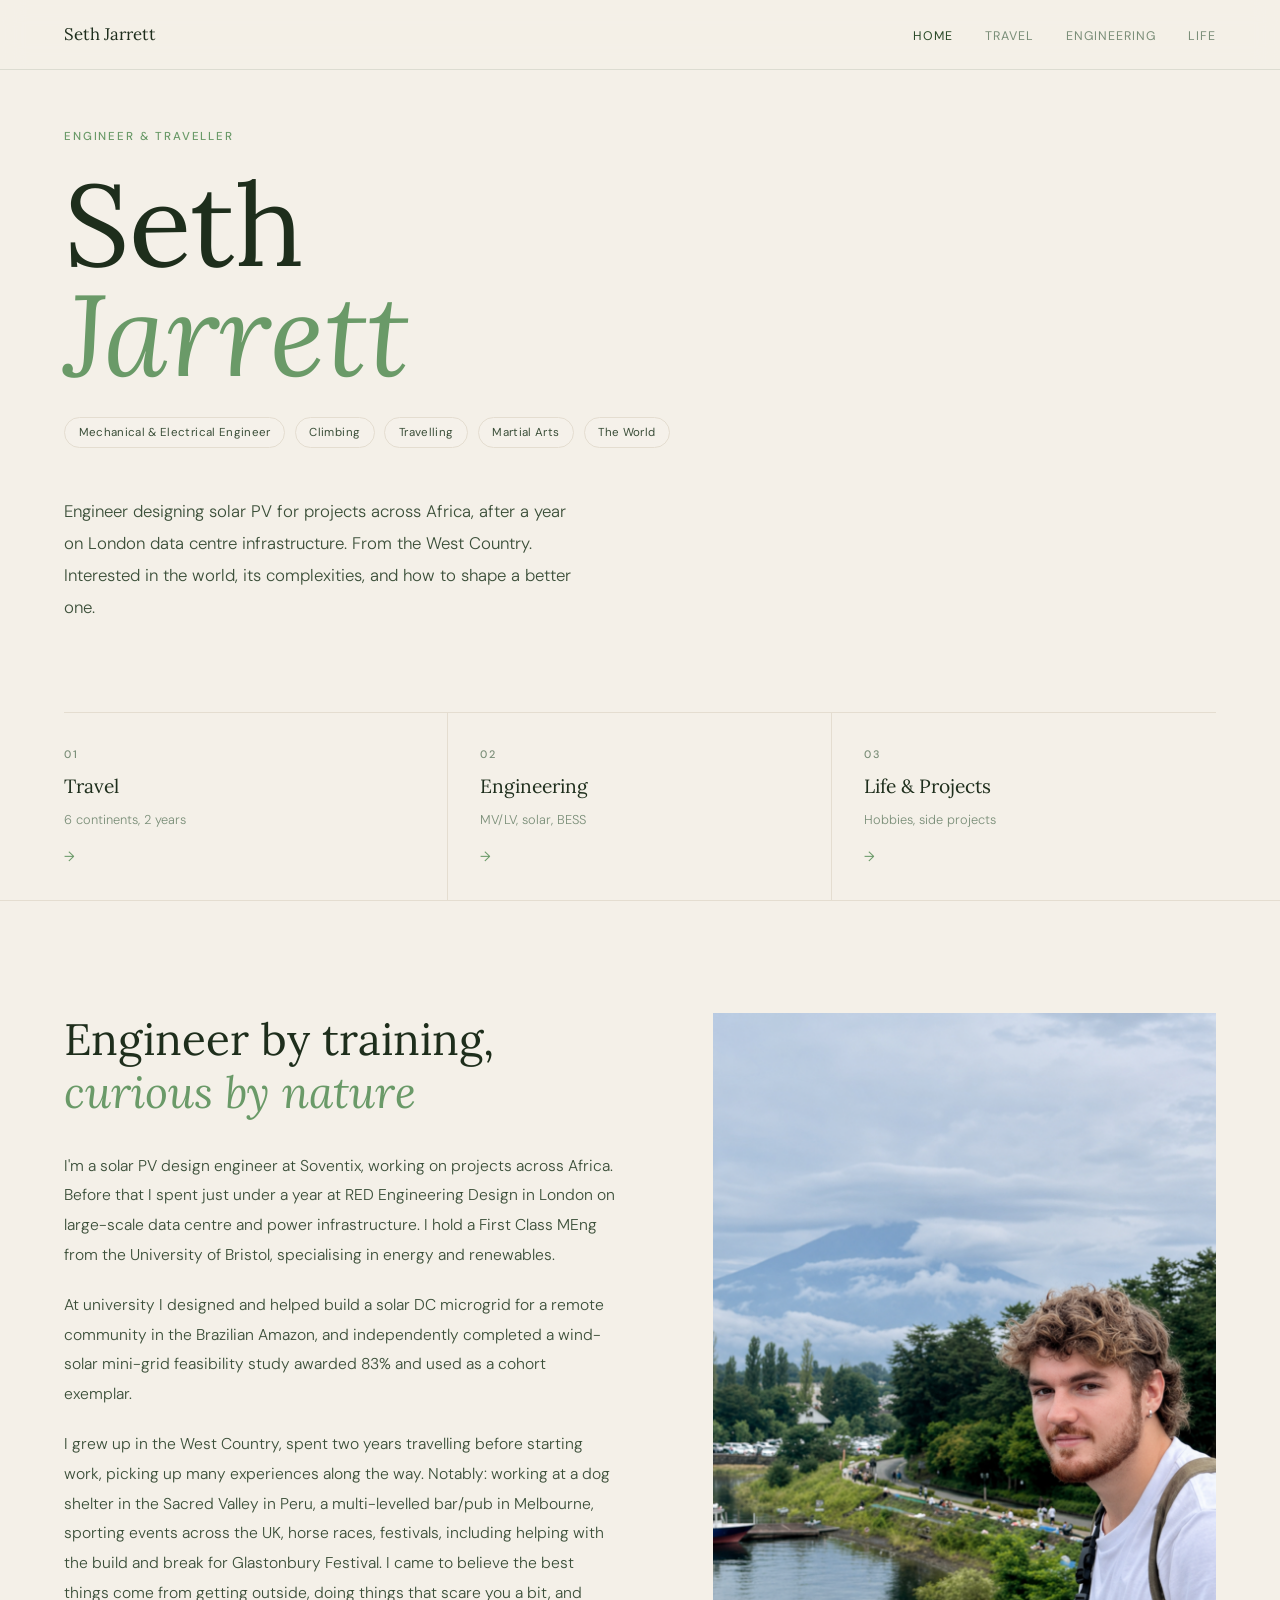
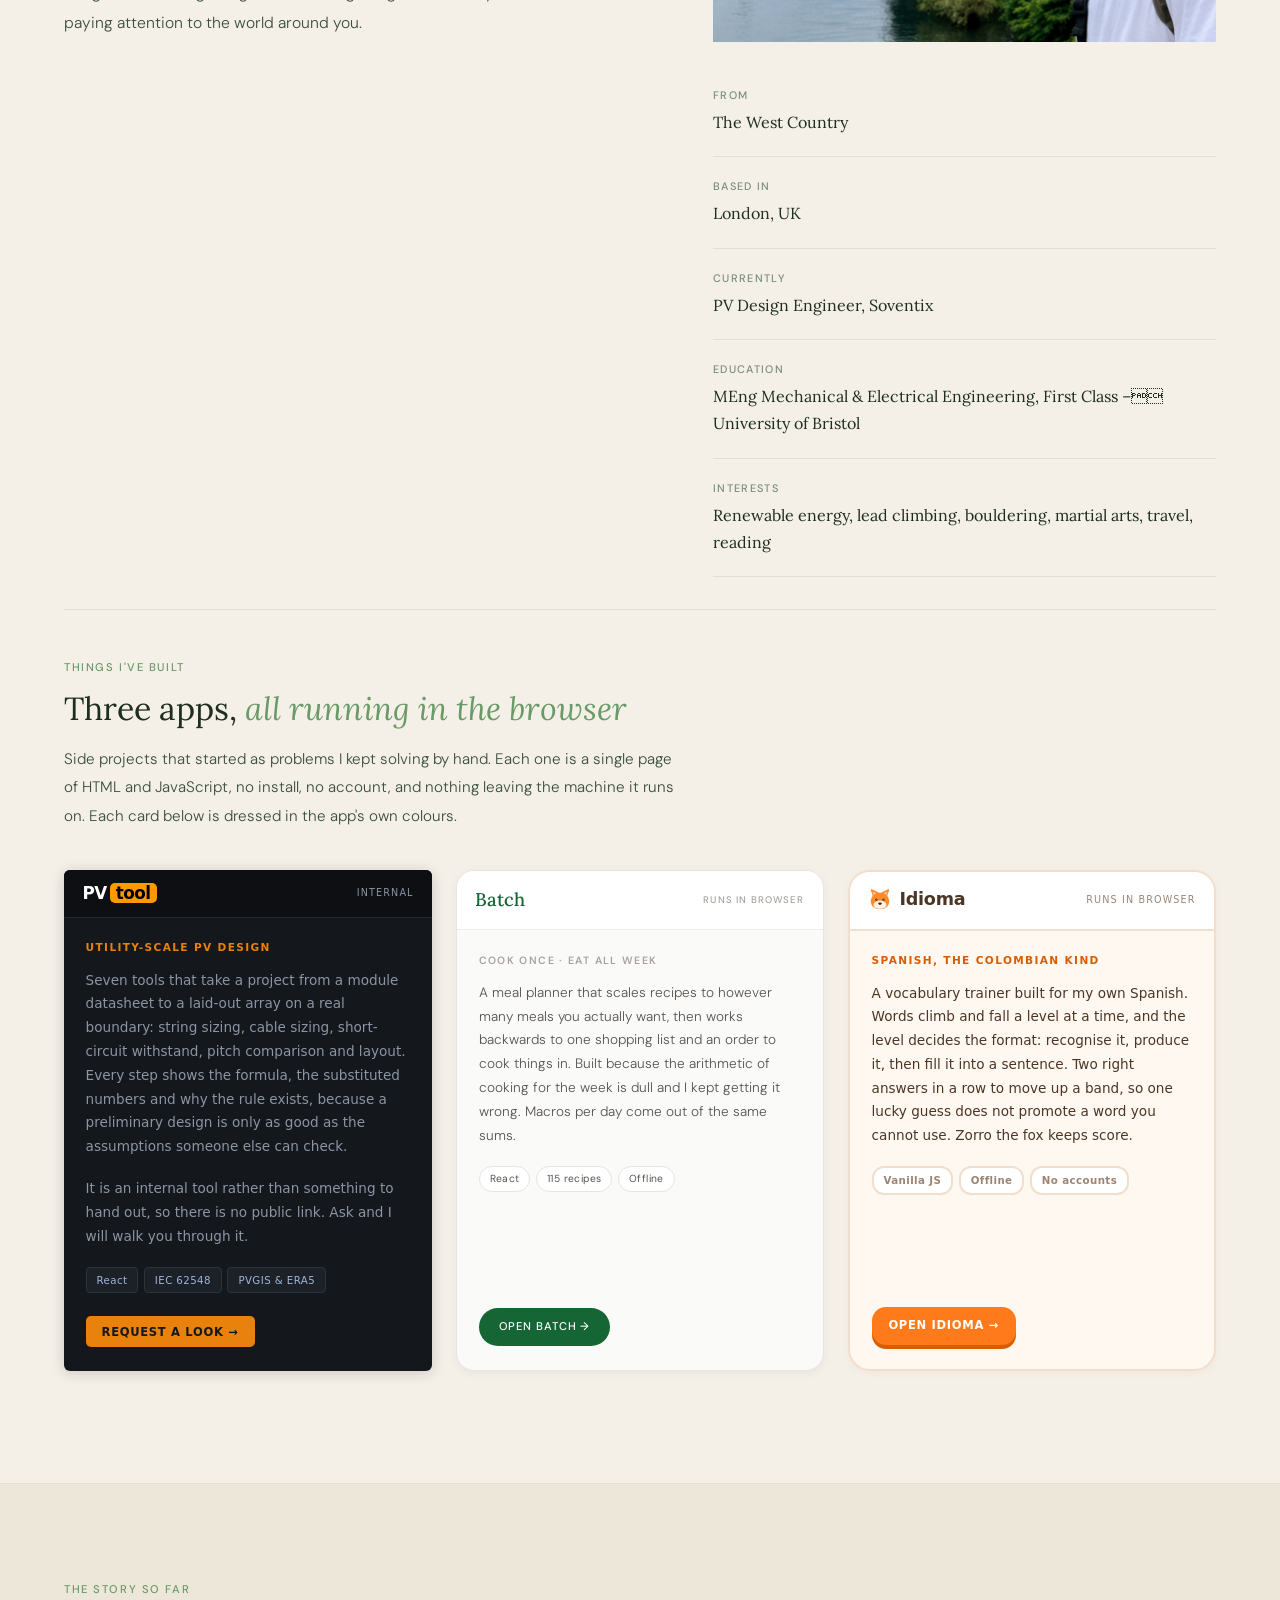
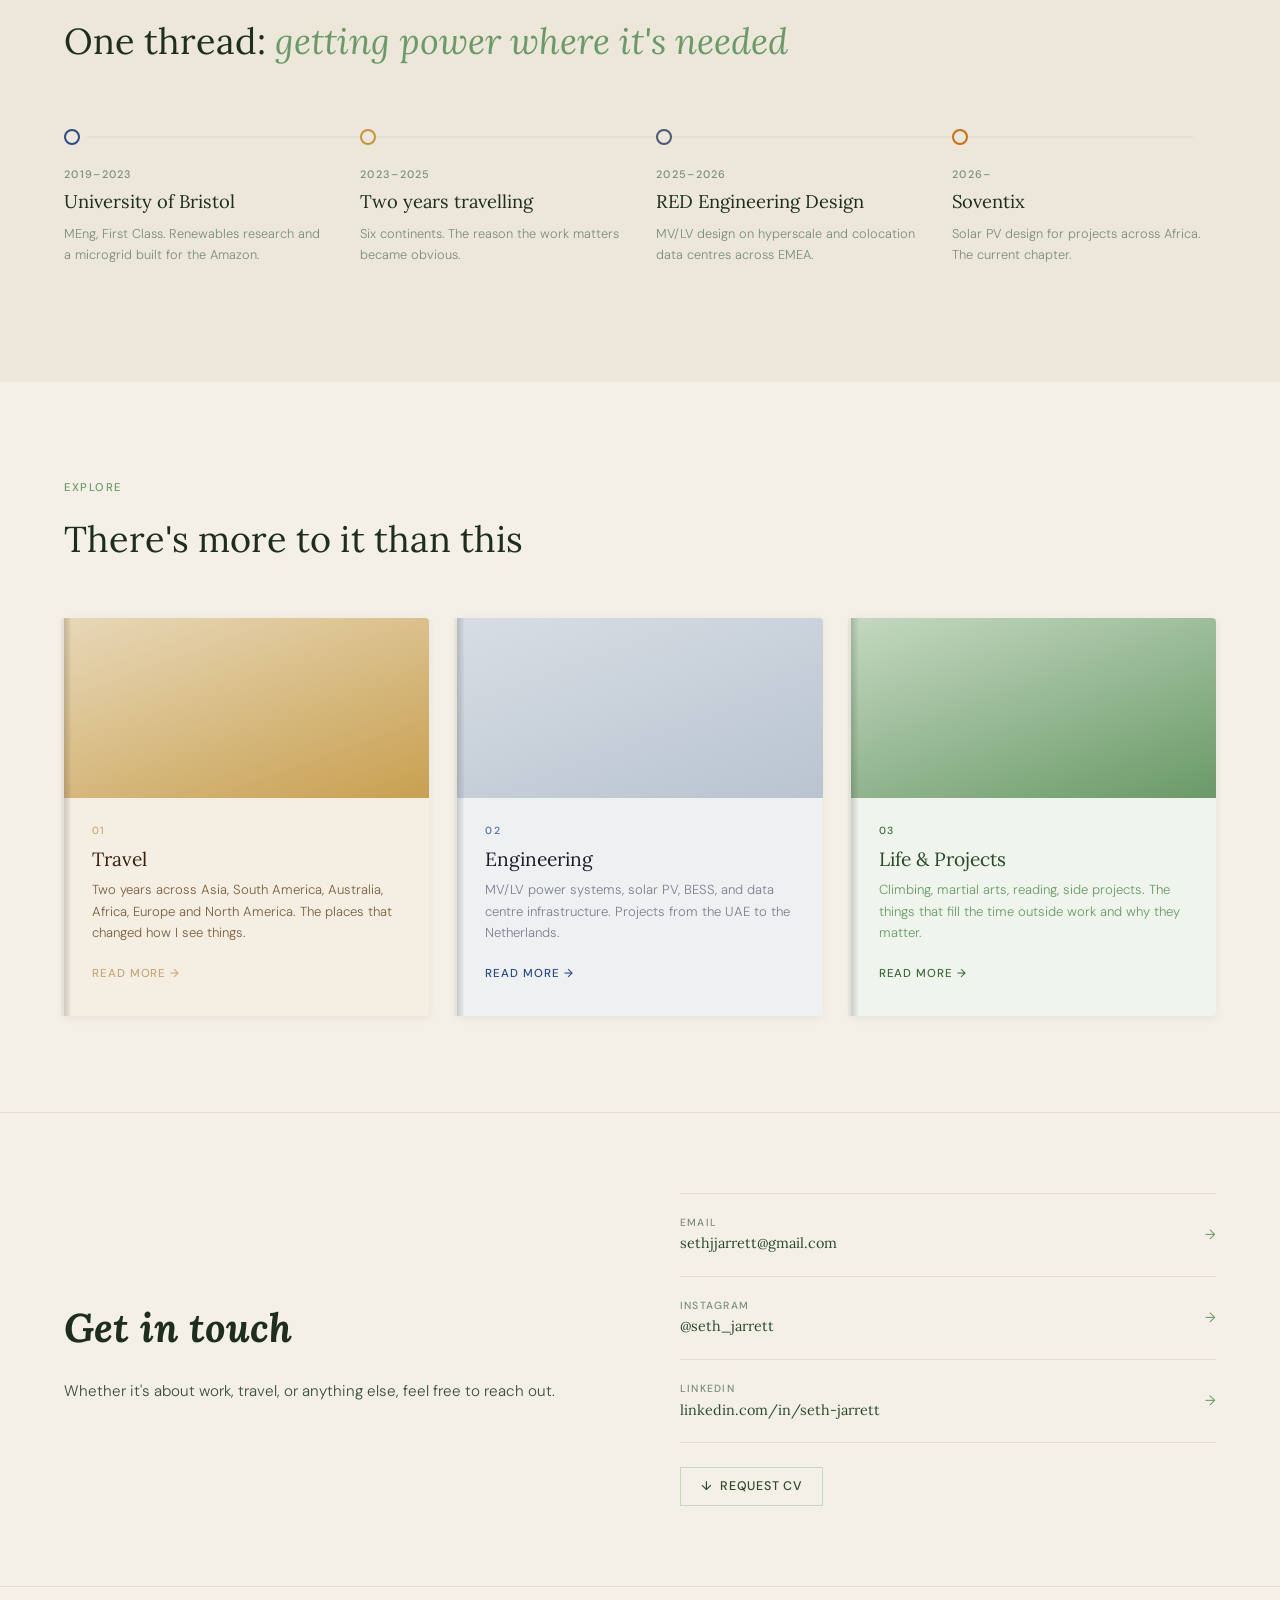
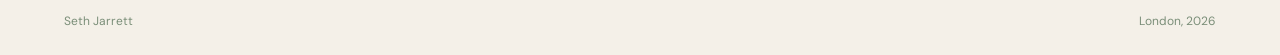
<file: index.html>
<!DOCTYPE html>
<html lang="en">
<head>
<meta charset="UTF-8">
<meta name="viewport" content="width=device-width, initial-scale=1.0">
<title>Seth Jarrett</title>
<link rel="preconnect" href="https://fonts.googleapis.com">
<link href="https://fonts.googleapis.com/css2?family=Lora:ital,wght@0,400;0,500;1,400&family=DM+Sans:opsz,wght@9..40,300;9..40,400;9..40,500&display=swap" rel="stylesheet">
<link rel="stylesheet" href="style.css">
<style>
*,*::before,*::after{box-sizing:border-box;margin:0;padding:0;}
html{scroll-behavior:smooth;}
body{font-family:var(--sans);background:var(--stone);color:var(--ink);line-height:1.7;font-size:16px;min-height:100vh;}

nav{position:fixed;top:0;left:0;right:0;z-index:100;display:flex;justify-content:space-between;align-items:center;padding:1.25rem 4rem;background:rgba(244,240,232,0.96);backdrop-filter:blur(12px);border-bottom:1px solid var(--rule);}
.nav-name{font-family:var(--serif);font-size:1.05rem;color:var(--ink);text-decoration:none;}
.nav-links{display:flex;gap:2rem;list-style:none;}
.nav-links a{font-size:0.78rem;color:var(--ink-muted);text-decoration:none;letter-spacing:0.08em;text-transform:uppercase;transition:color 0.25s;}
.nav-links a:hover,.nav-links a.active{color:var(--green);}

.hero{min-height:100vh;display:grid;grid-template-rows:1fr auto;padding:0 4rem;padding-top:80px;}
.hero-main{display:flex;flex-direction:column;justify-content:flex-end;padding-bottom:3rem;}
.hero-eyebrow{font-size:0.72rem;font-weight:500;letter-spacing:0.16em;text-transform:uppercase;color:var(--green-light);margin-bottom:1.5rem;}
.hero-name{font-family:var(--serif);font-size:clamp(4rem,9vw,7.5rem);font-weight:400;line-height:0.95;color:var(--ink);margin-bottom:1.75rem;}
.hero-name em{font-style:italic;color:var(--green-light);}
.hero-desc{font-size:1.05rem;color:var(--ink-soft);font-weight:300;line-height:1.9;max-width:520px;margin-bottom:2.5rem;}
.hero-tags{display:flex;gap:0.6rem;flex-wrap:wrap;margin-bottom:3rem;}
.hero-tag{font-size:0.72rem;font-weight:400;padding:0.3rem 0.85rem;border-radius:20px;letter-spacing:0.03em;background:rgba(255,255,255,0.08);color:var(--ink-soft);border:1px solid var(--stone3);}

.hero-bottom{display:grid;grid-template-columns:1fr 1fr 1fr;border-top:1px solid var(--stone3);}
.hero-nav-card{padding:2rem 0;text-decoration:none;display:flex;flex-direction:column;gap:0.4rem;border-right:1px solid var(--stone3);padding-right:2rem;transition:all 0.2s;}
.hero-nav-card:last-child{border-right:none;padding-left:2rem;padding-right:0;}
.hero-nav-card:nth-child(2){padding-left:2rem;}
.hero-nav-num{font-size:0.68rem;font-weight:500;letter-spacing:0.14em;text-transform:uppercase;color:var(--ink-muted);}
.hero-nav-title{font-family:var(--serif);font-size:1.2rem;color:var(--ink);transition:color 0.2s;}
.hero-nav-card:hover .hero-nav-title{color:var(--green);}
.hero-nav-sub{font-size:0.8rem;color:var(--ink-muted);font-weight:300;}
.hero-nav-arrow{font-size:0.85rem;color:var(--green-light);margin-top:0.5rem;transition:transform 0.2s;}
.hero-nav-card:hover .hero-nav-arrow{transform:translateX(4px);}

.about{padding:7rem 4rem;display:grid;grid-template-columns:1.1fr 1fr;gap:6rem;border-top:1px solid var(--stone3);}
.about-title{font-family:var(--serif);font-size:clamp(1.75rem,3.5vw,2.75rem);font-weight:400;color:var(--ink);line-height:1.2;margin-bottom:2rem;}
.about-title em{font-style:italic;color:var(--green-light);}
.about-body p{font-size:0.98rem;color:var(--ink-soft);font-weight:300;line-height:1.9;margin-bottom:1.25rem;}
.facts{display:flex;flex-direction:column;}
.fact{padding:1.25rem 0;border-bottom:1px solid var(--stone3);}
.fact:first-child{border-top:1px solid var(--stone3);}
.fact-label{font-size:0.68rem;font-weight:500;letter-spacing:0.12em;text-transform:uppercase;color:var(--ink-muted);margin-bottom:0.3rem;}
.fact-value{font-family:var(--serif);font-size:1rem;color:var(--ink);}

/* THINGS I'VE BUILT -- each card borrows the palette and type of the app itself */
.about{row-gap:2rem;}
.built{grid-column:1/-1;padding-top:3rem;border-top:1px solid var(--stone3);}
.built-eyebrow{font-size:0.7rem;font-weight:500;letter-spacing:0.14em;text-transform:uppercase;color:var(--green-light);margin-bottom:0.75rem;}
.built-title{font-family:var(--serif);font-size:clamp(1.35rem,2.8vw,2rem);font-weight:400;color:var(--ink);line-height:1.25;margin-bottom:1rem;}
.built-title em{font-style:italic;color:var(--green-light);}
.built-intro{font-size:0.95rem;color:var(--ink-soft);font-weight:300;line-height:1.85;max-width:620px;margin-bottom:2.5rem;}
.built-grid{display:grid;grid-template-columns:repeat(3,1fr);gap:1.5rem;align-items:stretch;}

.app-card{display:flex;flex-direction:column;text-decoration:none;overflow:hidden;transition:transform 0.35s cubic-bezier(0.22,1,0.36,1),box-shadow 0.35s ease;}
a.app-card:hover{transform:translateY(-5px);}
.app-pv:hover .app-cta,.app-pv .app-cta:hover{background:#f90;}
.app-chrome{display:flex;align-items:center;justify-content:space-between;gap:1rem;padding:0.85rem 1.15rem;}
.app-mark{display:flex;align-items:center;}
.app-chrome-note{font-size:0.6rem;font-weight:500;letter-spacing:0.12em;text-transform:uppercase;white-space:nowrap;}
.app-body{display:flex;flex-direction:column;flex:1;padding:1.35rem 1.35rem 1.5rem;}
.app-tagline{font-size:0.66rem;font-weight:600;letter-spacing:0.13em;text-transform:uppercase;margin-bottom:0.7rem;}
.app-desc{font-size:0.85rem;line-height:1.75;font-weight:300;margin-bottom:1.15rem;}
.app-tags{display:flex;flex-wrap:wrap;gap:0.35rem;margin-bottom:1.4rem;}
.app-tag{font-size:0.64rem;letter-spacing:0.04em;padding:0.22rem 0.62rem;}
.app-cta{margin-top:auto;align-self:flex-start;}
button.app-cta{font-family:inherit;border:none;cursor:pointer;}

/* PV tool -- dark instrument panel, amber accent, as the app boots */
.app-pv{background:#14171c;border-radius:6px;font-family:system-ui,-apple-system,"Segoe UI",sans-serif;box-shadow:0 2px 14px rgba(20,23,28,0.18);}
.app-pv:hover{box-shadow:0 16px 34px rgba(20,23,28,0.30);}
.app-pv .app-chrome{background:#0d0f12;border-bottom:1px solid #22272f;}
.app-pv .app-mark{font:800 1.05rem system-ui,sans-serif;letter-spacing:-0.5px;color:#fff;align-items:baseline;}
.app-pv .app-mark s{text-decoration:none;color:#000;background:#f90;border-radius:5px;padding:0 6px;margin-left:3px;}
.app-pv .app-chrome-note{color:#8b95a3;}
.app-pv .app-tagline{color:#e8820c;}
.app-pv .app-desc{color:#8b95a3;}
.app-pv .app-tag{color:#9fb4d8;background:#1c2128;border:1px solid #2c333d;border-radius:4px;}
.app-pv .app-cta{font-size:0.72rem;font-weight:600;letter-spacing:0.06em;text-transform:uppercase;color:#14171c;background:#e8820c;border-radius:5px;padding:0.55rem 1rem;transition:background 0.2s;}

/* Batch -- warm stone and deep green, round pills, as the app reads */
.app-batch{background:#FAFAF9;border:1px solid #E7E5E4;border-radius:18px;font-family:var(--sans);box-shadow:0 2px 10px rgba(28,25,23,0.05);}
.app-batch:hover{box-shadow:0 16px 30px rgba(28,25,23,0.11);}
.app-batch .app-chrome{background:#fff;border-bottom:1px solid #EFEDEB;}
.app-batch .app-mark{font-family:var(--serif);font-size:1.15rem;font-weight:500;color:#166534;letter-spacing:-0.01em;}
.app-batch .app-chrome-note{color:#A8A29E;}
.app-batch .app-tagline{color:#A8A29E;}
.app-batch .app-desc{color:#57534E;}
.app-batch .app-tag{color:#57534E;background:#fff;border:1px solid #E7E5E4;border-radius:999px;}
.app-batch .app-cta{font-size:0.7rem;font-weight:500;letter-spacing:0.08em;text-transform:uppercase;color:#fff;background:#166534;border-radius:999px;padding:0.62rem 1.25rem;transition:background 0.2s;}
.app-batch:hover .app-cta{background:#14532D;}

/* Idioma -- cream and orange, fat radii, buttons on a slab, as the app plays */
.app-idioma{background:#fff8f0;border:2px solid #f0dfcc;border-radius:22px;font-family:ui-rounded,"SF Pro Rounded","Varela Round","Quicksand","Nunito","Trebuchet MS",system-ui,sans-serif;box-shadow:0 2px 10px rgba(217,92,0,0.06);}
.app-idioma:hover{box-shadow:0 16px 30px rgba(217,92,0,0.14);}
.app-idioma .app-chrome{background:#fff;border-bottom:2px solid #f0dfcc;}
.app-idioma .app-mark{font-weight:800;font-size:1.1rem;letter-spacing:-0.3px;color:#4b3626;gap:0.45rem;}
.app-idioma .app-fox{width:24px;height:24px;display:block;flex-shrink:0;}
.app-idioma .app-chrome-note{color:#9b8574;}
.app-idioma .app-tagline{color:#d95c00;}
.app-idioma .app-desc{color:#4b3626;}
.app-idioma .app-tag{color:#9b8574;background:#fff;border:2px solid #f0dfcc;border-radius:12px;font-weight:700;}
.app-idioma .app-cta{font-weight:800;font-size:0.72rem;letter-spacing:0.06em;text-transform:uppercase;color:#fff;background:#ff7a1a;border-radius:14px;padding:0.6rem 1.05rem;box-shadow:0 4px 0 #d95c00;transition:transform 0.06s,box-shadow 0.06s,filter 0.12s;}
.app-idioma:hover .app-cta{filter:brightness(1.05);}
.app-idioma:active .app-cta{transform:translateY(4px);box-shadow:0 0 0 #d95c00;}

.photo-hero{width:100%;height:100%;object-fit:cover;display:block;}
.photo-placeholder{width:100%;height:100%;background:linear-gradient(160deg,var(--stone3) 0%,var(--stone2) 60%,var(--green-pale) 100%);display:flex;flex-direction:column;align-items:center;justify-content:center;gap:1rem;}
.placeholder-text{font-size:0.75rem;letter-spacing:0.12em;text-transform:uppercase;color:var(--ink-muted);opacity:0.5;}

.facts-row{padding:3rem 4rem;display:grid;grid-template-columns:repeat(4,1fr);border-top:1px solid var(--stone3);border-bottom:1px solid var(--stone3);background:var(--stone2);}
.fact-col{padding:0 2rem;border-right:1px solid var(--stone3);}
.fact-col:first-child{padding-left:0;}
.fact-col:last-child{border-right:none;}

.chapters{padding:6rem 4rem;}
.chapters-eyebrow{font-size:0.7rem;font-weight:500;letter-spacing:0.14em;text-transform:uppercase;color:var(--green-light);margin-bottom:0.75rem;}
.chapters-title{font-family:var(--serif);font-size:clamp(1.5rem,3vw,2.25rem);font-weight:400;color:var(--ink);margin-bottom:3rem;}
.chapters-grid{display:grid;grid-template-columns:repeat(3,1fr);gap:1.75rem;background:transparent;perspective:1600px;}

.chapter-card{text-decoration:none;display:flex;flex-direction:column;background:var(--stone);transition:transform 0.45s cubic-bezier(0.22,1,0.36,1),box-shadow 0.45s ease;position:relative;transform-style:preserve-3d;box-shadow:0 2px 10px rgba(0,0,0,0.06),-3px 0 0 rgba(0,0,0,0.04);border-radius:1px 4px 4px 1px;}
/* the spine sits on the left edge like a closed book */
.chapter-card::before{content:'';position:absolute;left:0;top:0;bottom:0;width:7px;background:linear-gradient(to right,rgba(0,0,0,0.16),rgba(0,0,0,0.02));border-radius:1px 0 0 1px;z-index:3;}
/* the cover — the swatch — is hinged on the spine and lifts ajar on hover */
.chapter-swatch{height:180px;position:relative;overflow:hidden;transform-origin:left center;transition:transform 0.5s cubic-bezier(0.22,1,0.36,1),box-shadow 0.5s ease;backface-visibility:hidden;border-radius:0 4px 0 0;}
.chapter-card:hover{transform:translateY(-4px);box-shadow:0 14px 30px rgba(0,0,0,0.12),-3px 0 0 rgba(0,0,0,0.05);}
.chapter-card:hover .chapter-swatch{transform:rotateY(-26deg);box-shadow:6px 0 18px rgba(0,0,0,0.18);}
/* a hint of "pages" revealed behind the lifting cover */
.chapter-swatch::after{content:'';position:absolute;inset:0;background:linear-gradient(to right,rgba(255,255,255,0.5),transparent 30%);opacity:0;transition:opacity 0.5s ease;}
.chapter-card:hover .chapter-swatch::after{opacity:1;}
@media(prefers-reduced-motion:reduce){.chapter-card,.chapter-swatch,.app-card{transition:none;}.chapter-card:hover .chapter-swatch{transform:none;}a.app-card:hover{transform:none;}}
.chapter-body{padding:1.5rem 1.75rem 2rem;}
.chapter-num{font-size:0.65rem;font-weight:500;letter-spacing:0.14em;text-transform:uppercase;margin-bottom:0.5rem;}
.chapter-name{font-family:var(--serif);font-size:1.2rem;margin-bottom:0.5rem;line-height:1.2;}
.chapter-desc{font-size:0.82rem;font-weight:300;line-height:1.65;margin-bottom:1.25rem;}
.chapter-link{font-size:0.72rem;font-weight:500;letter-spacing:0.08em;text-transform:uppercase;display:flex;align-items:center;gap:0.4rem;transition:gap 0.2s;}
.chapter-card:hover .chapter-link{gap:0.75rem;}

/* Travel card -- warm amber */
.card-travel{background:#F5EEE2;}
.card-travel .chapter-swatch{background:linear-gradient(160deg,#E8D8B8 0%,#C8A050 100%);}
.card-travel .chapter-num{color:var(--warm);}
.card-travel .chapter-name{color:#3A2010;}
.card-travel .chapter-desc{color:#7A6040;}
.card-travel .chapter-link{color:var(--warm);}

/* Engineering card -- cool slate */
.card-engineering{background:#EEF0F2;}
.card-engineering .chapter-swatch{background:linear-gradient(160deg,#D8DDE4 0%,#B8C4D0 100%);}
.card-engineering .chapter-num{color:var(--eng-blue-light);}
.card-engineering .chapter-name{color:var(--eng-ink);}
.card-engineering .chapter-desc{color:var(--eng-ink-muted);}
.card-engineering .chapter-link{color:var(--eng-blue);}

/* Life card -- sage green */
.card-life{background:#EFF4EC;}
.card-life .chapter-swatch{background:linear-gradient(160deg,var(--green-pale) 0%,var(--green-light) 100%);}
.card-life .chapter-num{color:var(--green-mid);}
.card-life .chapter-name{color:var(--green);}
.card-life .chapter-desc{color:var(--green-light);}
.card-life .chapter-link{color:var(--green-mid);}

.contact-strip{margin:0 4rem 5rem;padding:2.5rem 3rem;background:var(--green-dim);border:1px solid var(--green-pale);display:flex;justify-content:space-between;align-items:center;}
.contact-strip-text{font-family:var(--serif);font-size:1.15rem;font-style:italic;color:var(--ink-soft);}
.contact-links{display:flex;gap:2.5rem;}
.contact-link{font-size:0.85rem;color:var(--green);text-decoration:none;transition:color 0.2s;}
.contact-link:hover{color:var(--green-light);}

.contact-section{padding:5rem 4rem;display:grid;grid-template-columns:1fr 1fr;gap:5rem;align-items:center;border-top:1px solid var(--stone3);}
.contact-title{font-family:var(--serif);font-size:clamp(1.5rem,3.5vw,2.5rem);font-style:italic;color:var(--ink);margin-bottom:1rem;}
.contact-sub{font-size:0.95rem;color:var(--ink-soft);font-weight:300;line-height:1.8;}
.contact-link-row{display:flex;align-items:center;justify-content:space-between;padding:1.25rem 0;border-bottom:1px solid var(--stone3);text-decoration:none;transition:padding-left 0.2s;}
.contact-link-row:first-child{border-top:1px solid var(--stone3);}
.contact-link-row:hover{padding-left:0.5rem;}
.contact-link-label{font-size:0.65rem;font-weight:500;letter-spacing:0.12em;text-transform:uppercase;color:var(--ink-muted);}
.contact-link-value{font-size:0.9rem;color:var(--green);font-family:var(--serif);}
.contact-link-arrow{font-size:0.85rem;color:var(--green-light);}

footer{padding:1.5rem 4rem;border-top:1px solid var(--stone3);display:flex;justify-content:space-between;}
.footer-text{font-size:0.75rem;color:var(--ink-muted);}

.cv-trigger{display:inline-flex;align-items:center;gap:0.5rem;font-size:0.78rem;font-weight:500;letter-spacing:0.06em;text-transform:uppercase;color:var(--green);border:1.5px solid var(--green-pale);padding:0.65rem 1.25rem;cursor:pointer;background:transparent;transition:all 0.2s;font-family:var(--sans);margin-top:1.5rem;}
.cv-trigger:hover{background:var(--green-dim);border-color:var(--green-light);}
.cv-overlay{position:fixed;inset:0;background:rgba(30,46,28,0.55);backdrop-filter:blur(4px);z-index:200;display:flex;align-items:center;justify-content:center;opacity:0;pointer-events:none;transition:opacity 0.25s;}
.cv-overlay.open{opacity:1;pointer-events:all;}
.cv-modal{background:var(--stone);max-width:460px;width:calc(100% - 3rem);padding:2.75rem;position:relative;transform:translateY(16px);transition:transform 0.25s;}
.cv-overlay.open .cv-modal{transform:none;}
.cv-close{position:absolute;top:1.1rem;right:1.1rem;background:none;border:none;font-size:1.3rem;color:var(--ink-muted);cursor:pointer;line-height:1;padding:0.2rem 0.4rem;}
.cv-eyebrow{font-size:0.68rem;font-weight:500;letter-spacing:0.14em;text-transform:uppercase;color:var(--green-light);margin-bottom:0.6rem;}
.cv-title{font-family:var(--serif);font-size:1.55rem;font-weight:400;color:var(--ink);margin-bottom:0.6rem;}
.cv-sub{font-size:0.88rem;color:var(--ink-soft);font-weight:300;line-height:1.7;margin-bottom:1.75rem;}
.cv-form{display:flex;flex-direction:column;gap:0.85rem;}
.cv-input{padding:0.7rem 0.9rem;border:1.5px solid var(--stone3);background:var(--stone);font-size:0.88rem;font-family:var(--sans);color:var(--ink);outline:none;transition:border-color 0.2s;}
.cv-input:focus{border-color:var(--green-light);}
.cv-submit{padding:0.8rem 1.4rem;background:var(--green);color:#fff;border:none;font-size:0.8rem;font-weight:500;letter-spacing:0.06em;text-transform:uppercase;font-family:var(--sans);cursor:pointer;transition:background 0.2s;text-align:left;}
.cv-submit:hover{background:var(--green-mid);}
.cv-done{display:none;text-align:center;padding:0.5rem 0;}
.cv-done-check{font-size:1.75rem;margin-bottom:0.6rem;}
.cv-done-title{font-family:var(--serif);font-size:1.1rem;color:var(--ink);margin-bottom:0.35rem;}
.cv-done-sub{font-size:0.83rem;color:var(--ink-muted);font-weight:300;}

.fade{opacity:0;transform:translateY(16px);transition:opacity 0.65s ease,transform 0.65s ease;}
.fade.in{opacity:1;transform:none;}


/* THE PATH — interactive career timeline */
.path-section{padding:6rem 4rem 5rem;border-top:1px solid var(--stone3);background:var(--stone2);}
.path-eyebrow{font-size:0.7rem;font-weight:500;letter-spacing:0.14em;text-transform:uppercase;color:var(--green-light);margin-bottom:0.75rem;}
.path-title{font-family:var(--serif);font-size:clamp(1.5rem,3vw,2.25rem);font-weight:400;color:var(--ink);margin-bottom:3.5rem;}
.path-title em{font-style:italic;color:var(--green-light);}
.path-track{position:relative;display:grid;grid-template-columns:repeat(4,1fr);gap:2rem;}
.path-track::before{content:'';position:absolute;top:7px;left:2%;right:2%;height:2px;background:var(--stone3);transform-origin:left;transform:scaleX(0);transition:transform 1.6s cubic-bezier(0.4,0,0.2,1) 0.2s;}
.path-track.in::before{transform:scaleX(1);}
.path-node{text-decoration:none;position:relative;padding-top:1.9rem;transition:transform 0.25s ease;}
.path-node:hover{transform:translateY(-4px);}
.path-dot{position:absolute;top:0;left:0;width:16px;height:16px;border-radius:50%;border:2.5px solid;background:var(--stone2);transition:background 0.25s;}
.path-node:hover .path-dot{background:currentColor;}
.path-years{font-size:0.68rem;font-weight:500;letter-spacing:0.12em;text-transform:uppercase;color:var(--ink-muted);margin-bottom:0.35rem;}
.path-name{font-family:var(--serif);font-size:1.15rem;color:var(--ink);margin-bottom:0.35rem;}
.path-sub{font-size:0.8rem;color:var(--ink-muted);font-weight:300;line-height:1.65;margin-bottom:0.6rem;}
.path-go{font-size:0.7rem;font-weight:500;letter-spacing:0.08em;text-transform:uppercase;opacity:0;transform:translateX(-4px);transition:opacity 0.25s,transform 0.25s;}
.path-node:hover .path-go{opacity:1;transform:none;}
.path-node[data-c="uni"]{color:#2A4A8A;}
.path-node[data-c="travel"]{color:#C8953A;}
.path-node[data-c="red"]{color:#485878;}
.path-node[data-c="sx"]{color:#C87010;}
.path-dot{color:inherit;border-color:currentColor;}
.path-go{color:inherit;}
@media(prefers-reduced-motion:reduce){
  .path-track::before{transition:none;transform:scaleX(1);}
  .fade{opacity:1;transform:none;transition:none;}
}
@media(max-width:860px){
  nav{padding:1rem 1.5rem;}
  .hero{padding:0 1.5rem;padding-top:80px;}
  .hero-bottom{grid-template-columns:1fr;}
  .hero-nav-card,.hero-nav-card:nth-child(2),.hero-nav-card:last-child{padding:1.25rem 0;border-right:none;border-bottom:1px solid var(--stone3);}
  .about{padding:4rem 1.5rem;grid-template-columns:1fr;gap:3rem;}
  .built{margin-top:0;padding-top:2.5rem;}
  .built-grid{grid-template-columns:1fr;}
  .facts-row{padding:2rem 1.5rem;grid-template-columns:1fr 1fr;}
  .chapters{padding:4rem 1.5rem;}
  .chapters-grid{grid-template-columns:1fr;}
  .path-section{padding:4rem 1.5rem;}
  .path-track{grid-template-columns:1fr;gap:2.25rem;}
  .path-track::before{top:2%;bottom:2%;left:7px;right:auto;width:2px;height:auto;transform:scaleY(0);transform-origin:top;}
  .path-track.in::before{transform:scaleY(1);}
  .path-node{padding-top:0;padding-left:2.1rem;}
  .contact-strip{margin:0 1.5rem 3rem;flex-direction:column;gap:1.5rem;text-align:center;}
  .contact-links{flex-direction:column;gap:0.75rem;align-items:center;}
  .contact-section{padding:4rem 1.5rem;grid-template-columns:1fr;gap:3rem;}
  footer{padding:1.5rem;flex-direction:column;gap:0.4rem;}
}
</style>
</head>
<body>

<nav>
  <a href="index.html" class="nav-name">Seth Jarrett</a>
  <ul class="nav-links">
    <li><a href="index.html" class="active">Home</a></li>
    <li><a href="travel.html">Travel</a></li>
    <li><a href="engineering.html">Engineering</a></li>
    <li><a href="life.html">Life</a></li>
  </ul>
</nav>

<section class="hero">
  <div class="hero-main">
    <p class="hero-eyebrow">Engineer &amp; Traveller</p>
    <h1 class="hero-name">Seth<br><em>Jarrett</em></h1>
    <div class="hero-tags">
      <span class="hero-tag">Mechanical &amp; Electrical Engineer</span>
      <span class="hero-tag">Climbing</span>
      <span class="hero-tag">Travelling</span>
      <span class="hero-tag">Martial Arts</span>
      <span class="hero-tag">The World</span>
    </div>
    <p class="hero-desc">Engineer designing solar PV for projects across Africa, after a year on London data centre infrastructure. From the West Country. Interested in the world, its complexities, and how to shape a better one.</p>
  </div>
  <div class="hero-bottom">
    <a href="travel.html" class="hero-nav-card">
      <span class="hero-nav-num">01</span>
      <span class="hero-nav-title">Travel</span>
      <span class="hero-nav-sub">6 continents, 2 years</span>
      <span class="hero-nav-arrow">&#8594;</span>
    </a>
    <a href="engineering.html" class="hero-nav-card">
      <span class="hero-nav-num">02</span>
      <span class="hero-nav-title">Engineering</span>
      <span class="hero-nav-sub">MV/LV, solar, BESS</span>
      <span class="hero-nav-arrow">&#8594;</span>
    </a>
    <a href="life.html" class="hero-nav-card">
      <span class="hero-nav-num">03</span>
      <span class="hero-nav-title">Life &amp; Projects</span>
      <span class="hero-nav-sub">Hobbies, side projects</span>
      <span class="hero-nav-arrow">&#8594;</span>
    </a>
  </div>
</section>

<section class="about">
  <div class="fade">
    <h2 class="about-title">Engineer by training,<br><em>curious by nature</em></h2>
    <div class="about-body">
      <p id="bio-p1">I'm a solar PV design engineer at Soventix, working on projects across Africa. Before that I spent just under a year at RED Engineering Design in London on large-scale data centre and power infrastructure. I hold a First Class MEng from the University of Bristol, specialising in energy and renewables.</p>
      <p id="bio-p2">At university I designed and helped build a solar DC microgrid for a remote community in the Brazilian Amazon, and independently completed a wind-solar mini-grid feasibility study awarded 83% and used as a cohort exemplar.</p>
      <p id="bio-p3">I grew up in the West Country, spent two years travelling before starting work, picking up many experiences along the way. Notably: working at a dog shelter in the Sacred Valley in Peru, a multi-levelled bar/pub in Melbourne, sporting events across the UK, horse races, festivals, including helping with the build and break for Glastonbury Festival. I came to believe the best things come from getting outside, doing things that scare you a bit, and paying attention to the world around you.</p>
    </div>
  </div>
  <div class="facts fade">
    <div style="margin-bottom:1.5rem;aspect-ratio:4/5;overflow:hidden;background:var(--stone3);">
      <img id="photo-portrait" class="photo-hero" src="photos/Index/Me.JPEG" alt="Seth Jarrett" style="width:100%;height:100%;object-fit:cover;display:block;">
    </div>
    <div class="fact"><div class="fact-label">From</div><div class="fact-value" id="fact-from">The West Country</div></div>
    <div class="fact"><div class="fact-label">Based in</div><div class="fact-value" id="fact-based">London, UK</div></div>
    <div class="fact"><div class="fact-label">Currently</div><div class="fact-value" id="fact-currently">PV Design Engineer, Soventix</div></div>
    <div class="fact"><div class="fact-label">Education</div><div class="fact-value" id="fact-education">MEng Mechanical &amp; Electrical Engineering, First Class -- University of Bristol</div></div>
    <div class="fact"><div class="fact-label">Interests</div><div class="fact-value" id="fact-interests">Renewable energy, lead climbing, bouldering, martial arts, travel, reading</div></div>
  </div>

  <div class="built fade" id="built">
    <p class="built-eyebrow">Things I've built</p>
    <h2 class="built-title">Three apps, <em>all running in the browser</em></h2>
    <p class="built-intro">Side projects that started as problems I kept solving by hand. Each one is a single page of HTML and JavaScript, no install, no account, and nothing leaving the machine it runs on. Each card below is dressed in the app's own colours.</p>
    <div class="built-grid">

      <div class="app-card app-pv">
        <div class="app-chrome">
          <span class="app-mark"><b>PV</b><s>tool</s></span>
          <span class="app-chrome-note">Internal</span>
        </div>
        <div class="app-body">
          <p class="app-tagline">Utility-scale PV design</p>
          <p class="app-desc">Seven tools that take a project from a module datasheet to a laid-out array on a real boundary: string sizing, cable sizing, short-circuit withstand, pitch comparison and layout. Every step shows the formula, the substituted numbers and why the rule exists, because a preliminary design is only as good as the assumptions someone else can check.</p>
          <p class="app-desc">It is an internal tool rather than something to hand out, so there is no public link. Ask and I will walk you through it.</p>
          <div class="app-tags"><span class="app-tag">React</span><span class="app-tag">IEC 62548</span><span class="app-tag">PVGIS &amp; ERA5</span></div>
          <button class="app-cta" onclick="document.getElementById('accessOverlay').classList.add('open')">Request a look &#8594;</button>
        </div>
      </div>

      <a class="app-card app-batch" href="https://sethjjarrett-cell.github.io/batch/" target="_blank" rel="noopener">
        <div class="app-chrome">
          <span class="app-mark">Batch</span>
          <span class="app-chrome-note">Runs in browser</span>
        </div>
        <div class="app-body">
          <p class="app-tagline">Cook once &middot; eat all week</p>
          <p class="app-desc">A meal planner that scales recipes to however many meals you actually want, then works backwards to one shopping list and an order to cook things in. Built because the arithmetic of cooking for the week is dull and I kept getting it wrong. Macros per day come out of the same sums.</p>
          <div class="app-tags"><span class="app-tag">React</span><span class="app-tag">115 recipes</span><span class="app-tag">Offline</span></div>
          <span class="app-cta">Open Batch &#8594;</span>
        </div>
      </a>

      <a class="app-card app-idioma" href="https://sethjjarrett-cell.github.io/idioma/" target="_blank" rel="noopener">
        <div class="app-chrome">
          <span class="app-mark">
            <svg class="app-fox" viewBox="0 0 120 120" aria-hidden="true" focusable="false">
              <g stroke-linejoin="round" stroke-linecap="round">
                <path d="M30 46 L18 10 L52 26 Z" fill="#ff8a2b" stroke="#ff8a2b" stroke-width="7"/>
                <path d="M90 46 L102 10 L68 26 Z" fill="#ff8a2b" stroke="#ff8a2b" stroke-width="7"/>
                <path d="M32 40 L25 21 L44 29 Z" fill="#ffc79a" stroke="#ffc79a" stroke-width="4"/>
                <path d="M88 40 L95 21 L76 29 Z" fill="#ffc79a" stroke="#ffc79a" stroke-width="4"/>
                <path d="M60 24 C88 24 106 44 106 66 C106 90 86 106 60 106 C34 106 14 90 14 66 C14 44 32 24 60 24 Z" fill="#ff8a2b"/>
                <path d="M60 64 C80 64 92 74 92 85 C92 96 78 104 60 104 C42 104 28 96 28 85 C28 74 40 64 60 64 Z" fill="#fff3e6"/>
                <circle cx="42" cy="58" r="6" fill="#4a2c15"/>
                <circle cx="78" cy="58" r="6" fill="#4a2c15"/>
                <circle cx="44" cy="56" r="2" fill="#fff"/>
                <circle cx="80" cy="56" r="2" fill="#fff"/>
                <path d="M60 72 c6 0 9 2 9 5 c0 4 -5 7 -9 7 c-4 0 -9 -3 -9 -7 c0 -3 3 -5 9 -5 z" fill="#4a2c15"/>
              </g>
            </svg>
            <span>Idioma</span>
          </span>
          <span class="app-chrome-note">Runs in browser</span>
        </div>
        <div class="app-body">
          <p class="app-tagline">Spanish, the Colombian kind</p>
          <p class="app-desc">A vocabulary trainer built for my own Spanish. Words climb and fall a level at a time, and the level decides the format: recognise it, produce it, then fill it into a sentence. Two right answers in a row to move up a band, so one lucky guess does not promote a word you cannot use. Zorro the fox keeps score.</p>
          <div class="app-tags"><span class="app-tag">Vanilla JS</span><span class="app-tag">Offline</span><span class="app-tag">No accounts</span></div>
          <span class="app-cta">Open Idioma &#8594;</span>
        </div>
      </a>

    </div>
  </div>
</section>


<section class="path-section">
  <p class="path-eyebrow fade">The story so far</p>
  <h2 class="path-title fade">One thread: <em>getting power where it's needed</em></h2>
  <div class="path-track" id="pathTrack">
    <a class="path-node fade" data-c="uni" href="engineering.html#university">
      <span class="path-dot"></span>
      <span class="path-years">2019&ndash;2023</span>
      <span class="path-name" style="display:block">University of Bristol</span>
      <span class="path-sub" style="display:block">MEng, First Class. Renewables research and a microgrid built for the Amazon.</span>
      <span class="path-go">Chapter 01 &#8594;</span>
    </a>
    <a class="path-node fade" data-c="travel" href="travel.html">
      <span class="path-dot"></span>
      <span class="path-years">2023&ndash;2025</span>
      <span class="path-name" style="display:block">Two years travelling</span>
      <span class="path-sub" style="display:block">Six continents. The reason the work matters became obvious.</span>
      <span class="path-go">The route &#8594;</span>
    </a>
    <a class="path-node fade" data-c="red" href="engineering.html#datacentres">
      <span class="path-dot"></span>
      <span class="path-years">2025&ndash;2026</span>
      <span class="path-name" style="display:block">RED Engineering Design</span>
      <span class="path-sub" style="display:block">MV/LV design on hyperscale and colocation data centres across EMEA.</span>
      <span class="path-go">Chapter 02 &#8594;</span>
    </a>
    <a class="path-node fade" data-c="sx" href="engineering.html#soventix">
      <span class="path-dot"></span>
      <span class="path-years">2026&ndash;</span>
      <span class="path-name" style="display:block">Soventix</span>
      <span class="path-sub" style="display:block">Solar PV design for projects across Africa. The current chapter.</span>
      <span class="path-go">Chapter 03 &#8594;</span>
    </a>
  </div>
</section>

<section class="chapters">
  <p class="chapters-eyebrow">Explore</p>
  <h2 class="chapters-title">There's more to it than this</h2>
  <div class="chapters-grid">

    <a href="travel.html" class="chapter-card card-travel fade">
      <div class="chapter-swatch"></div>
      <div class="chapter-body">
        <div class="chapter-num">01</div>
        <div class="chapter-name">Travel</div>
        <p class="chapter-desc">Two years across Asia, South America, Australia, Africa, Europe and North America. The places that changed how I see things.</p>
        <span class="chapter-link">Read more &#8594;</span>
      </div>
    </a>

    <a href="engineering.html" class="chapter-card card-engineering fade">
      <div class="chapter-swatch"></div>
      <div class="chapter-body">
        <div class="chapter-num">02</div>
        <div class="chapter-name">Engineering</div>
        <p class="chapter-desc">MV/LV power systems, solar PV, BESS, and data centre infrastructure. Projects from the UAE to the Netherlands.</p>
        <span class="chapter-link">Read more &#8594;</span>
      </div>
    </a>

    <a href="life.html" class="chapter-card card-life fade">
      <div class="chapter-swatch"></div>
      <div class="chapter-body">
        <div class="chapter-num">03</div>
        <div class="chapter-name">Life &amp; Projects</div>
        <p class="chapter-desc">Climbing, martial arts, reading, side projects. The things that fill the time outside work and why they matter.</p>
        <span class="chapter-link">Read more &#8594;</span>
      </div>
    </a>

  </div>
</section>

<section class="contact-section">
  <div class="fade">
    <h2 class="contact-title">Get in touch</h2>
    <p class="contact-sub">Whether it's about work, travel, or anything else, feel free to reach out.</p>
  </div>
  <div class="fade">
    <a href="mailto:sethjjarrett@gmail.com" class="contact-link-row">
      <div><div class="contact-link-label">Email</div><div class="contact-link-value">sethjjarrett@gmail.com</div></div>
      <span class="contact-link-arrow">&#8594;</span>
    </a>
    <a href="https://instagram.com/seth_jarrett" class="contact-link-row" target="_blank" rel="noopener">
      <div><div class="contact-link-label">Instagram</div><div class="contact-link-value">@seth_jarrett</div></div>
      <span class="contact-link-arrow">&#8594;</span>
    </a>
    <a href="https://linkedin.com/in/seth-jarrett" class="contact-link-row" target="_blank" rel="noopener">
      <div><div class="contact-link-label">LinkedIn</div><div class="contact-link-value">linkedin.com/in/seth-jarrett</div></div>
      <span class="contact-link-arrow">&#8594;</span>
    </a>
    <button class="cv-trigger" onclick="document.getElementById('cvOverlay').classList.add('open')">&#8595;&nbsp; Request CV</button>
  </div>
</section>

<div class="cv-overlay" id="cvOverlay" onclick="if(event.target===this)this.classList.remove('open')">
  <div class="cv-modal">
    <button class="cv-close" onclick="document.getElementById('cvOverlay').classList.remove('open')">&times;</button>
    <p class="cv-eyebrow">Seth Jarrett</p>
    <h2 class="cv-title">Request my CV</h2>
    <p class="cv-sub">Leave your name and email and I'll send it across within a couple of days.</p>
    <div class="cv-form" id="cvForm">
      <input class="cv-input" type="text" id="cvName" placeholder="Your name" required>
      <input class="cv-input" type="email" id="cvEmail" placeholder="Your email" required>
      <input class="cv-input" type="text" id="cvContext" placeholder="Company / context (optional)">
      <button class="cv-submit" onclick="submitCV()">Send request &nbsp;&#8594;</button>
    </div>
    <div class="cv-done" id="cvDone">
      <div class="cv-done-check">&#10003;</div>
      <div class="cv-done-title">Request received</div>
      <div class="cv-done-sub">I'll be in touch within a couple of days.</div>
    </div>
  </div>
</div>

<div class="cv-overlay" id="accessOverlay" onclick="if(event.target===this)this.classList.remove('open')">
  <div class="cv-modal">
    <button class="cv-close" onclick="document.getElementById('accessOverlay').classList.remove('open')">&times;</button>
    <p class="cv-eyebrow">PV tool</p>
    <h2 class="cv-title">Ask for a look</h2>
    <p class="cv-sub">It is an internal design tool, so access goes out case by case. Leave your name and email with a line on what you are after and I'll come back to you.</p>
    <div class="cv-form" id="accessForm">
      <input class="cv-input" type="text" id="accessName" placeholder="Your name" required>
      <input class="cv-input" type="email" id="accessEmail" placeholder="Your email" required>
      <input class="cv-input" type="text" id="accessContext" placeholder="Company / what you'd use it for (optional)">
      <button class="cv-submit" onclick="submitAccess()">Send request &nbsp;&#8594;</button>
    </div>
    <div class="cv-done" id="accessDone">
      <div class="cv-done-check">&#10003;</div>
      <div class="cv-done-title">Request received</div>
      <div class="cv-done-sub">I'll be in touch within a couple of days.</div>
    </div>
  </div>
</div>

<footer>
  <span class="footer-text">Seth Jarrett</span>
  <span class="footer-text">London, 2026</span>
</footer>

<script>
const obs=new IntersectionObserver(entries=>entries.forEach((e,i)=>{if(e.isIntersecting){setTimeout(()=>e.target.classList.add('in'),i*100);obs.unobserve(e.target);}}),{threshold:0.1});
document.querySelectorAll('.fade').forEach(el=>obs.observe(el));

document.addEventListener('keydown',e=>{if(e.key==='Escape')document.querySelectorAll('.cv-overlay').forEach(o=>o.classList.remove('open'));});

const track=document.getElementById('pathTrack');
if(track){
  new IntersectionObserver((es,o)=>{es.forEach(e=>{if(e.isIntersecting){track.classList.add('in');o.disconnect();}});},{threshold:0.3}).observe(track);
}

// Load content from content.json (managed via admin.html)
fetch('content.json')
  .then(r => r.json())
  .then(data => {
    const t = (id, val) => { const el = document.getElementById(id); if (el && val) el.textContent = val; };
    const img = (id, url) => { const el = document.getElementById(id); if (el && url) el.src = url; };
    t('bio-p1', data.home.bio_p1);
    t('bio-p2', data.home.bio_p2);
    t('bio-p3', data.home.bio_p3);
    t('fact-from', data.home.fact_from);
    t('fact-based', data.home.fact_based);
    t('fact-currently', data.home.fact_currently);
    t('fact-education', data.home.fact_education);
    t('fact-interests', data.home.fact_interests);
    img('photo-portrait', data.photos.home_portrait);
  })
  .catch(() => { /* content.json not found — hardcoded content displays instead */ });

function submitAccess(){
  const name=document.getElementById('accessName').value.trim();
  const email=document.getElementById('accessEmail').value.trim();
  if(!name||!email){alert('Please fill in your name and email.');return;}
  const subject=encodeURIComponent('PV tool access request from '+name);
  const body=encodeURIComponent('Name: '+name+'\nEmail: '+email+'\nContext: '+(document.getElementById('accessContext').value.trim()||'Not provided'));
  window.location.href='mailto:sethjjarrett@gmail.com?subject='+subject+'&body='+body;
  document.getElementById('accessForm').style.display='none';
  document.getElementById('accessDone').style.display='block';
}

function submitCV(){
  const name=document.getElementById('cvName').value.trim();
  const email=document.getElementById('cvEmail').value.trim();
  if(!name||!email){alert('Please fill in your name and email.');return;}
  const subject=encodeURIComponent('CV Request from '+name);
  const body=encodeURIComponent('Name: '+name+'\nEmail: '+email+'\nContext: '+(document.getElementById('cvContext').value.trim()||'Not provided'));
  window.location.href='mailto:sethjjarrett@gmail.com?subject='+subject+'&body='+body;
  document.getElementById('cvForm').style.display='none';
  document.getElementById('cvDone').style.display='block';
}
</script>
</body>
</html>
</file>
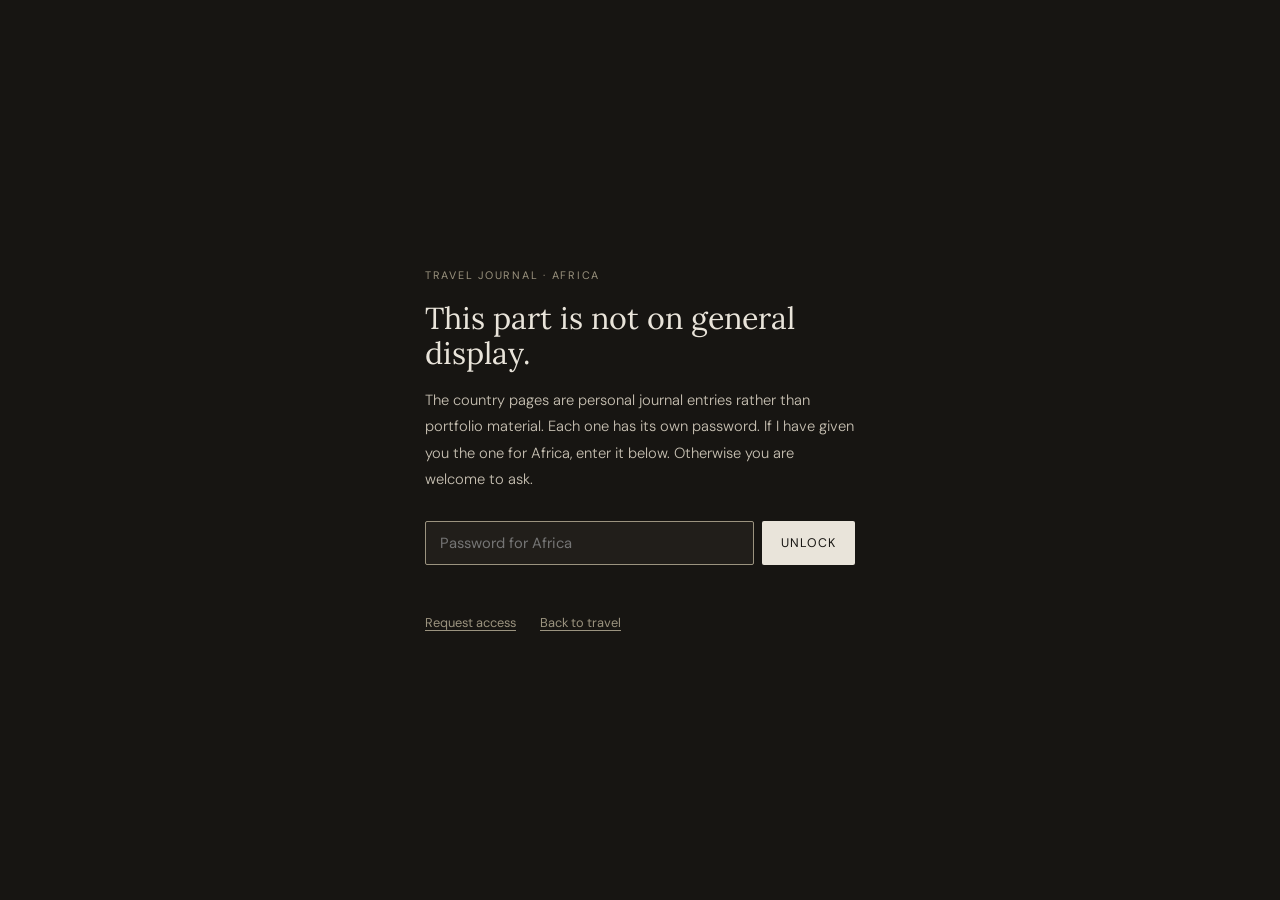
<file: africa.html>
<!DOCTYPE html>
<html lang="en">
<head>
<meta charset="UTF-8">
<meta name="viewport" content="width=device-width, initial-scale=1.0">
<script src="travel-gate.js"></script>
<title>Africa — Seth Jarrett</title>
<link rel="preconnect" href="https://fonts.googleapis.com">
<link href="https://fonts.googleapis.com/css2?family=Lora:ital,wght@0,400;0,500;1,400&family=DM+Sans:opsz,wght@9..40,300;9..40,400;9..40,500&display=swap" rel="stylesheet">
<link rel="stylesheet" href="style.css">
<style>
*,*::before,*::after{box-sizing:border-box;margin:0;padding:0;}
html{scroll-behavior:smooth;}
body{font-family:var(--sans);background:var(--afr-casa-bg);color:var(--afr-casa-text);line-height:1.7;font-size:16px;transition:background 1.1s ease,color 0.7s ease;}

nav{position:fixed;top:0;left:0;right:0;z-index:100;display:flex;justify-content:space-between;align-items:center;padding:1.25rem 4rem;background:var(--afr-casa-nav);backdrop-filter:blur(12px);border-bottom:1px solid var(--afr-casa-rule);transition:background 1.1s ease,border-color 0.7s ease;}
.nav-back{font-family:var(--serif);font-size:1.05rem;color:var(--afr-casa-accent);text-decoration:none;transition:color 0.7s;}
.nav-links{display:flex;gap:2rem;list-style:none;}
.nav-links a{font-size:0.75rem;color:var(--afr-casa-muted);text-decoration:none;letter-spacing:0.09em;text-transform:uppercase;transition:color 0.25s;}
.nav-links a:hover{color:var(--afr-casa-accent);}

.hero{min-height:80vh;display:flex;flex-direction:column;justify-content:flex-end;padding:9rem 4rem 4rem;border-bottom:1px solid var(--afr-casa-rule);transition:border-color 0.7s;}
.hero-eyebrow{font-size:0.7rem;font-weight:500;letter-spacing:0.16em;text-transform:uppercase;color:var(--afr-casa-accent);margin-bottom:1rem;transition:color 0.7s;}
.hero-title{font-family:var(--serif);font-size:clamp(3rem,7vw,5.5rem);font-weight:400;line-height:0.95;color:var(--afr-casa-text);margin-bottom:1.5rem;transition:color 0.7s;}
.hero-title em{font-style:italic;color:var(--afr-casa-accent);transition:color 0.7s;}
.hero-sub{font-size:1rem;color:var(--afr-casa-soft);font-weight:300;line-height:1.85;max-width:560px;margin-bottom:2.5rem;transition:color 0.7s;}
.hero-tags{display:flex;flex-wrap:wrap;gap:0.5rem;padding-top:2rem;border-top:1px solid var(--afr-casa-rule);transition:border-color 0.7s;}
.hero-tag{font-size:0.72rem;padding:0.3rem 0.85rem;border:1px solid var(--afr-casa-rule);color:var(--afr-casa-muted);transition:color 0.7s,border-color 0.7s;}

.stop-nav{padding:0 4rem;background:var(--afr-casa-text);display:flex;border-bottom:1px solid rgba(128,128,128,0.12);overflow-x:auto;transition:background 1.1s ease;}
.stop-tab{padding:1rem 1.5rem;font-size:0.72rem;letter-spacing:0.08em;text-transform:uppercase;color:rgba(128,128,128,0.5);text-decoration:none;border-right:1px solid rgba(128,128,128,0.1);white-space:nowrap;transition:color 0.2s,background 0.2s;cursor:pointer;display:flex;align-items:center;gap:0.55rem;flex-shrink:0;}
.stop-dot{width:6px;height:6px;border-radius:50%;background:currentColor;opacity:0.3;transition:opacity 0.2s;}
.stop-tab:hover,.stop-tab.active{color:rgba(220,220,220,0.9);}
.stop-tab.active .stop-dot{opacity:1;}

.stop-section{min-height:90vh;padding:5rem 4rem;border-bottom:1px solid rgba(0,0,0,0.06);}
.stop-eyebrow{font-size:0.68rem;font-weight:500;letter-spacing:0.14em;text-transform:uppercase;margin-bottom:0.5rem;}
.stop-name{font-family:var(--serif);font-size:clamp(2rem,5vw,3.25rem);font-weight:400;line-height:1.0;margin-bottom:0.75rem;}
.stop-name em{font-style:italic;}
.stop-intro{font-size:0.97rem;font-weight:300;line-height:1.9;max-width:620px;margin-bottom:2.5rem;}
.stop-grid{display:grid;grid-template-columns:1fr 1fr;gap:4rem;align-items:start;}
.stop-text{font-size:0.95rem;font-weight:300;line-height:1.9;}
.stop-text p{margin-bottom:1rem;}
.stops-list{display:flex;flex-direction:column;}
.stop-item{padding:1rem 0;display:flex;gap:1.25rem;align-items:start;}
.stop-bullet{width:5px;height:5px;border-radius:50%;flex-shrink:0;margin-top:0.65rem;}
.stop-item-name{font-family:var(--serif);font-size:0.95rem;margin-bottom:0.2rem;}
.stop-item-desc{font-size:0.82rem;font-weight:300;line-height:1.6;}

.photo-grid{display:grid;gap:0.75rem;margin:2rem 0;}
.pg-2{grid-template-columns:1fr 1fr;}
.pg-3{grid-template-columns:2fr 1fr 1fr;}
.photo-slot{aspect-ratio:4/3;display:flex;align-items:center;justify-content:center;}
.photo-slot-label{font-size:0.62rem;letter-spacing:0.1em;text-transform:uppercase;opacity:0.35;text-align:center;padding:0 1rem;}

.next-bar{padding:3rem 4rem;display:flex;justify-content:space-between;align-items:center;}
.next-label{font-size:0.68rem;letter-spacing:0.12em;text-transform:uppercase;}
.next-link{font-family:var(--serif);font-size:1.2rem;font-style:italic;text-decoration:none;display:flex;align-items:center;gap:0.75rem;transition:gap 0.2s;}
.next-link:hover{gap:1.25rem;}

footer{padding:1.5rem 4rem;display:flex;justify-content:space-between;}
.footer-text{font-size:0.72rem;}
.footer-link{font-size:0.72rem;text-decoration:none;}

.fade{opacity:0;transform:translateY(16px);transition:opacity 0.65s ease,transform 0.65s ease;}
.fade.in{opacity:1;transform:none;}

@media(max-width:860px){
  nav,.hero,.stop-nav,.stop-section,.next-bar,footer{padding-left:1.5rem;padding-right:1.5rem;}
  .stop-grid{grid-template-columns:1fr;gap:2.5rem;}
  .pg-3{grid-template-columns:1fr 1fr;}
}

.gallery-grid{display:grid;grid-template-columns:repeat(3,1fr);gap:0.75rem;margin:2rem 0;}
.gallery-grid:empty{display:none;}
.gallery-thumb{aspect-ratio:4/3;border:none;padding:0;cursor:pointer;background-size:cover;background-position:center;background-color:rgba(128,128,128,0.12);transition:opacity 0.2s,transform 0.2s;display:block;width:100%;}
.gallery-thumb:hover{opacity:0.9;transform:scale(0.99);}
@media(max-width:860px){.gallery-grid{grid-template-columns:1fr 1fr;}}
.lightbox{position:fixed;inset:0;z-index:1000;background:rgba(15,15,18,0.94);display:none;align-items:center;justify-content:center;flex-direction:column;}
.lightbox.open{display:flex;}
.lightbox-img{max-width:90vw;max-height:80vh;object-fit:contain;user-select:none;}
.lightbox-caption{color:rgba(235,235,235,0.85);font-size:0.85rem;margin-top:1rem;text-align:center;max-width:80vw;min-height:1.2rem;}
.lightbox-count{position:absolute;top:1.5rem;left:50%;transform:translateX(-50%);color:rgba(235,235,235,0.6);font-size:0.75rem;letter-spacing:0.1em;}
.lightbox-btn{position:absolute;background:none;border:none;color:rgba(235,235,235,0.8);cursor:pointer;font-size:2.5rem;line-height:1;padding:1rem;transition:color 0.2s;user-select:none;}
.lightbox-btn:hover{color:#fff;}
.lightbox-prev{left:0.5rem;top:50%;transform:translateY(-50%);}
.lightbox-next{right:0.5rem;top:50%;transform:translateY(-50%);}
.lightbox-close{top:0.5rem;right:0.75rem;font-size:2rem;}
@media(max-width:860px){.lightbox-prev,.lightbox-next{font-size:1.8rem;}}
</style>
</head>
<body>
<nav>
  <a href="travel.html" class="nav-back">&#8592; Travel</a>
  <ul class="nav-links">
    <li><a href="index.html">Home</a></li>
    <li><a href="travel.html">Travel</a></li>
    <li><a href="engineering.html">Engineering</a></li>
  </ul>
</nav>
<section class="hero">
  <p class="hero-eyebrow">Region 05</p>
  <h1 class="hero-title">Africa -- <em>Morocco</em></h1>
  <p class="hero-sub">Casablanca and Marrakech. White walls, heat, the medina, the souks. Morocco sits at the edge of two worlds and makes no attempt to resolve the tension between them.</p>
  <div class="hero-tags"><span class="hero-tag">Casablanca</span><span class="hero-tag">Marrakech</span></div>
</section>
<div class="stop-nav">
  <a href="#casablanca" class="stop-tab"><span class="stop-dot" style="color:#385878"></span>Casablanca</a>
  <a href="#marrakech" class="stop-tab"><span class="stop-dot" style="color:#E05818"></span>Marrakech</a>
  </div>
<section class="stop-section" id="casablanca" style="background:var(--afr-casa-bg)">
  <p class="stop-eyebrow fade" style="color:var(--afr-casa-accent)">Stop 01</p>
  <h2 class="stop-name fade" style="color:var(--afr-casa-text)"><em>Casablanca</em></h2>
  <p class="stop-intro fade" style="color:var(--afr-casa-soft)">Sleek and white in a way that feels deliberate. Morocco's modern face -- the financial capital, the biggest city, the one that looks outward.</p>
  <div class="gallery-grid fade" data-gallery="casablanca"></div>
  <div class="stop-grid">
    <div class="stop-text fade" style="color:var(--afr-casa-soft)"><p>The Hassan II Mosque is one of the largest in the world and sits over the Atlantic in a way that stops you. It is worth spending time in Casablanca to understand the country before heading inland.</p></div>
    <div class="stops-list fade"><div class="stop-item">
      <div class="stop-bullet" style="background:var(--afr-casa-accent)"></div>
      <div>
        <div class="stop-item-name" style="color:var(--afr-casa-text)">Hassan II Mosque</div>
        <div class="stop-item-desc" style="color:var(--afr-casa-muted)">Built over the Atlantic. One of the most impressive buildings in Africa.</div>
      </div>
    </div>
    <div class="stop-item">
      <div class="stop-bullet" style="background:var(--afr-casa-accent)"></div>
      <div>
        <div class="stop-item-name" style="color:var(--afr-casa-text)">The Corniche</div>
        <div class="stop-item-desc" style="color:var(--afr-casa-muted)">The seafront promenade. A different side of Morocco from the medinas.</div>
      </div>
    </div>
    <div class="stop-item">
      <div class="stop-bullet" style="background:var(--afr-casa-accent)"></div>
      <div>
        <div class="stop-item-name" style="color:var(--afr-casa-text)">The old medina</div>
        <div class="stop-item-desc" style="color:var(--afr-casa-muted)">Smaller than Marrakech, less chaotic, easier to navigate. A good introduction.</div>
      </div>
    </div>
    </div>
  </div>
</section>
<section class="stop-section" id="marrakech" style="background:var(--afr-marra-bg)">
  <p class="stop-eyebrow fade" style="color:var(--afr-marra-accent)">Stop 02</p>
  <h2 class="stop-name fade" style="color:var(--afr-marra-text)"><em>Marrakech</em></h2>
  <p class="stop-intro fade" style="color:var(--afr-marra-soft)">Overwhelming in the way that only a few cities manage. The medina is a labyrinth that takes days to start making sense of.</p>
  <div class="gallery-grid fade" data-gallery="marrakech"></div>
  <div class="stop-grid">
    <div class="stop-text fade" style="color:var(--afr-marra-soft)"><p>Jemaa el-Fna at night is one of the great squares in the world -- storytellers, snake charmers, food stalls, and the particular energy of a place that has been doing this for centuries.</p><p>The heat makes everything more intense. The colours -- terracotta, saffron, deep blue -- are exactly as vivid as they look in photographs and somehow still surprising in person.</p></div>
    <div class="stops-list fade"><div class="stop-item">
      <div class="stop-bullet" style="background:var(--afr-marra-accent)"></div>
      <div>
        <div class="stop-item-name" style="color:var(--afr-marra-text)">Jemaa el-Fna</div>
        <div class="stop-item-desc" style="color:var(--afr-marra-muted)">The main square at night. One of the great public spaces in the world.</div>
      </div>
    </div>
    <div class="stop-item">
      <div class="stop-bullet" style="background:var(--afr-marra-accent)"></div>
      <div>
        <div class="stop-item-name" style="color:var(--afr-marra-text)">The souks</div>
        <div class="stop-item-desc" style="color:var(--afr-marra-muted)">Leather, spices, ceramics, textiles. Get lost in them. That is the point.</div>
      </div>
    </div>
    <div class="stop-item">
      <div class="stop-bullet" style="background:var(--afr-marra-accent)"></div>
      <div>
        <div class="stop-item-name" style="color:var(--afr-marra-text)">The medina</div>
        <div class="stop-item-desc" style="color:var(--afr-marra-muted)">Old city, riads, narrow lanes, unexpected courtyards.</div>
      </div>
    </div>
    <div class="stop-item">
      <div class="stop-bullet" style="background:var(--afr-marra-accent)"></div>
      <div>
        <div class="stop-item-name" style="color:var(--afr-marra-text)">Majorelle Garden</div>
        <div class="stop-item-desc" style="color:var(--afr-marra-muted)">Cobalt blue, cacti. A quiet corner in a loud city.</div>
      </div>
    </div>
    </div>
  </div>
</section>
<div class="next-bar" style="background:var(--afr-marra-bg2);border-top:1px solid var(--afr-marra-rule)">
  <span class="next-label" style="color:var(--afr-marra-muted)">Next region</span>
  <a href="europe.html" class="next-link" style="color:var(--afr-marra-text)">
    Europe <span style="color:var(--afr-marra-accent)">&#8594;</span>
  </a>
</div>
<footer style="background:var(--afr-marra-bg2);border-top:1px solid var(--afr-marra-rule)">
  <span class="footer-text" style="color:var(--afr-marra-muted)">Seth Jarrett -- Africa</span>
  <a href="travel.html" class="footer-link" style="color:var(--afr-marra-accent)">&#8592; All regions</a>
</footer>
<script>
const obs=new IntersectionObserver(entries=>entries.forEach((e,i)=>{if(e.isIntersecting){setTimeout(()=>e.target.classList.add('in'),i*70);obs.unobserve(e.target);}}),{threshold:0.08});
document.querySelectorAll('.fade').forEach(el=>obs.observe(el));

// Load content from content.json (managed via admin.html)
fetch('content.json')
  .then(r => r.json())
  .then(data => {
    const bg = (id, url) => {
      const el = document.getElementById(id);
      if (el && url) {
        el.style.backgroundImage = `url(${url})`;
        el.style.backgroundSize = 'cover';
        el.style.backgroundPosition = 'center';
        // Hide the label text once a real photo loads
        const label = el.querySelector('.photo-slot-label');
        if (label) label.style.display = 'none';
      }
    };
    bg('photo-casa-1', data.photos.africa_casablanca_1);
    bg('photo-casa-2', data.photos.africa_casablanca_2);
    bg('photo-marra-1', data.photos.africa_marrakech_1);
    bg('photo-marra-2', data.photos.africa_marrakech_2);
    bg('photo-marra-3', data.photos.africa_marrakech_3);
  })
  .catch(() => { /* content.json not found — placeholder slots show instead */ });

function applyTheme(p){
  const el=document.documentElement;
  ['bg','bg2','bg3','text','soft','muted','accent','rule','nav'].forEach(k=>{
    el.style.setProperty(`--current-${k}`,`var(--${p}-${k})`);
  });
  document.body.style.background=`var(--${p}-bg)`;
  document.body.style.color=`var(--${p}-text)`;
  document.querySelector('nav').style.background=`var(--${p}-nav)`;
  document.querySelector('nav').style.borderBottomColor=`var(--${p}-rule)`;
}

const tabs=document.querySelectorAll('.stop-tab');
tabs.forEach(t=>t.addEventListener('click',e=>{
  e.preventDefault();
  tabs.forEach(x=>x.classList.remove('active'));
  t.classList.add('active');
  document.querySelector(t.getAttribute('href'))?.scrollIntoView({behavior:'smooth'});
}));

const sectionObs=new IntersectionObserver(entries=>{
  entries.forEach(e=>{
    if(e.isIntersecting){
      tabs.forEach(t=>t.classList.remove('active'));
      const a=document.querySelector(`.stop-tab[href="#${e.target.id}"]`);
      if(a) a.classList.add('active');
      switch(e.target.id){
        case 'casablanca': applyTheme('afr-casa'); break;
    case 'marrakech': applyTheme('afr-marra'); break;
      }
    }
  });
},{threshold:0.4});
document.querySelectorAll('.stop-section').forEach(s=>sectionObs.observe(s));
</script>

<div class="lightbox" id="lightbox">
  <span class="lightbox-count" id="lb-count"></span>
  <button class="lightbox-btn lightbox-close" id="lb-close" aria-label="Close">&times;</button>
  <button class="lightbox-btn lightbox-prev" id="lb-prev" aria-label="Previous">&#8249;</button>
  <img class="lightbox-img" id="lb-img" alt="">
  <button class="lightbox-btn lightbox-next" id="lb-next" aria-label="Next">&#8250;</button>
  <div class="lightbox-caption" id="lb-caption"></div>
</div>

<script>
function cloudTransform(url,t){if(!url||!url.includes('/upload/'))return url;return url.replace('/upload/','/upload/'+t+'/');}
let lbItems=[],lbIndex=0;
const lb=document.getElementById('lightbox');
const lbImg=document.getElementById('lb-img');
const lbCap=document.getElementById('lb-caption');
const lbCount=document.getElementById('lb-count');
function openLightbox(items,i){lbItems=items;lbIndex=i;showLightbox();lb.classList.add('open');document.body.style.overflow='hidden';}
function showLightbox(){const it=lbItems[lbIndex];lbImg.src=cloudTransform(it.url,'f_auto,q_auto,w_1600,c_limit,h_1600');lbCap.textContent=it.caption||'';lbCount.textContent=(lbIndex+1)+' / '+lbItems.length;}
function lbNext(){lbIndex=(lbIndex+1)%lbItems.length;showLightbox();}
function lbPrev(){lbIndex=(lbIndex-1+lbItems.length)%lbItems.length;showLightbox();}
function closeLightbox(){lb.classList.remove('open');document.body.style.overflow='';}
document.getElementById('lb-next').onclick=lbNext;
document.getElementById('lb-prev').onclick=lbPrev;
document.getElementById('lb-close').onclick=closeLightbox;
lb.addEventListener('click',e=>{if(e.target===lb)closeLightbox();});
document.addEventListener('keydown',e=>{if(!lb.classList.contains('open'))return;if(e.key==='Escape')closeLightbox();else if(e.key==='ArrowRight')lbNext();else if(e.key==='ArrowLeft')lbPrev();});
let touchX=null;
lb.addEventListener('touchstart',e=>{touchX=e.changedTouches[0].clientX;},{passive:true});
lb.addEventListener('touchend',e=>{if(touchX===null)return;const dx=e.changedTouches[0].clientX-touchX;if(Math.abs(dx)>50){dx<0?lbNext():lbPrev();}touchX=null;},{passive:true});
function renderGalleries(galleries){
  document.querySelectorAll('[data-gallery]').forEach(container=>{
    const slug=container.dataset.gallery;
    const items=(galleries&&galleries[slug])||[];
    container.innerHTML='';
    if(!items.length)return;
    items.forEach((item,i)=>{
      const b=document.createElement('button');
      b.className='gallery-thumb';
      b.style.backgroundImage='url('+cloudTransform(item.url,'c_fill,f_auto,q_auto,w_700,h_525')+')';
      b.setAttribute('aria-label',item.caption||'Photo '+(i+1));
      b.onclick=()=>openLightbox(items,i);
      container.appendChild(b);
    });
  });
}
fetch('content.json')
  .then(r=>r.json())
  .then(data=>{renderGalleries(data.galleries||{});})
  .catch(()=>{});
</script>
</body>
</html>
</file>
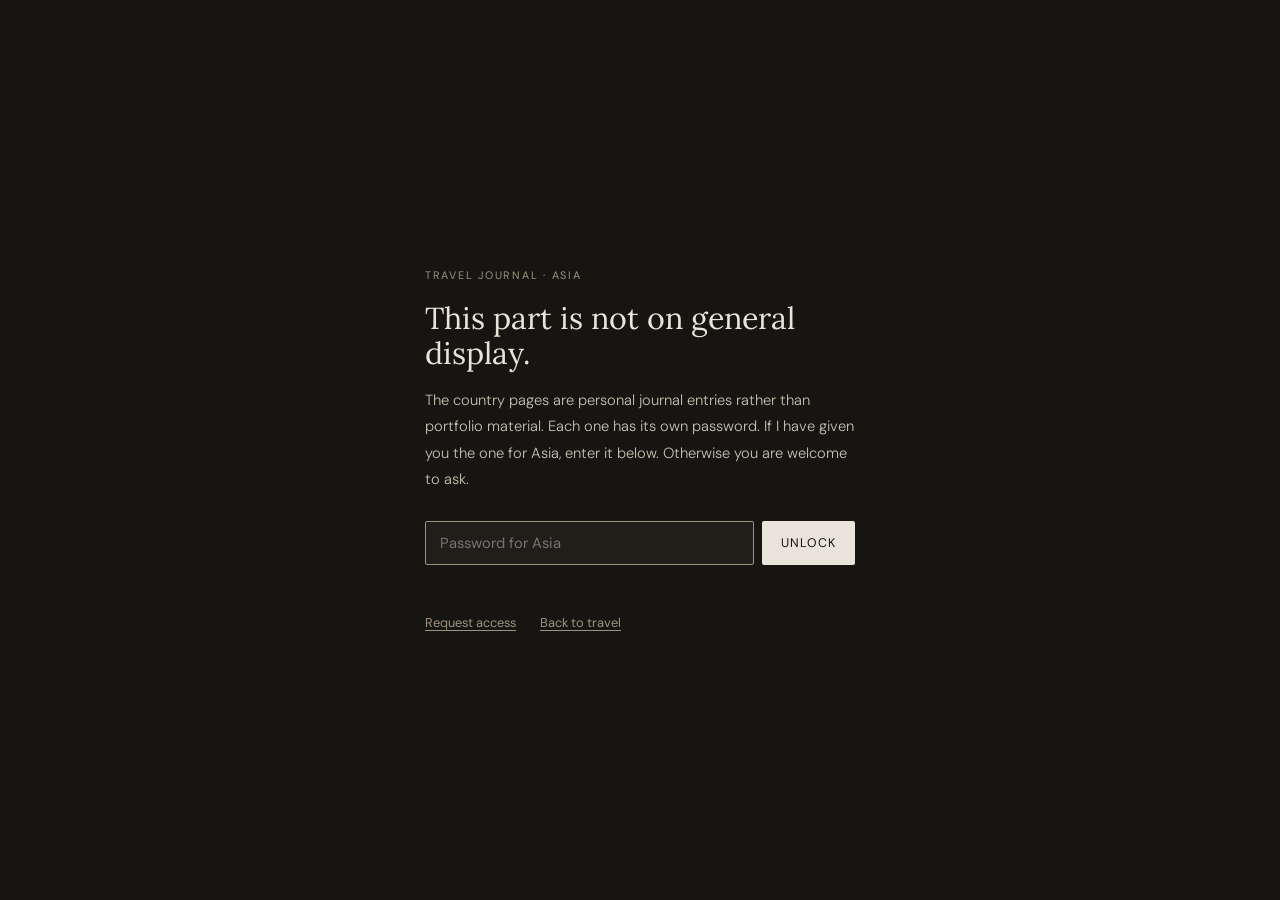
<file: asia.html>
<!DOCTYPE html>
<html lang="en">
<head>
<meta charset="UTF-8">
<meta name="viewport" content="width=device-width, initial-scale=1.0">
<script src="travel-gate.js"></script>
<title>Asia — Seth Jarrett</title>
<link rel="preconnect" href="https://fonts.googleapis.com">
<link href="https://fonts.googleapis.com/css2?family=Lora:ital,wght@0,400;0,500;1,400&family=DM+Sans:opsz,wght@9..40,300;9..40,400;9..40,500&display=swap" rel="stylesheet">
<link rel="stylesheet" href="style.css">
<style>
*,*::before,*::after{box-sizing:border-box;margin:0;padding:0;}
html{scroll-behavior:smooth;}
body{font-family:var(--sans);background:var(--asia-nepal-bg);color:var(--asia-nepal-text);line-height:1.7;font-size:16px;transition:background 1.1s ease,color 0.7s ease;}
nav{position:fixed;top:0;left:0;right:0;z-index:100;display:flex;justify-content:space-between;align-items:center;padding:1.25rem 4rem;background:var(--asia-nepal-nav);backdrop-filter:blur(12px);border-bottom:1px solid var(--asia-nepal-rule);transition:background 1.1s,border-color 0.7s;}
.nav-back{font-family:var(--serif);font-size:1.05rem;color:var(--asia-nepal-accent);text-decoration:none;}
.nav-links{display:flex;gap:2rem;list-style:none;}
.nav-links a{font-size:0.75rem;color:var(--asia-nepal-muted);text-decoration:none;letter-spacing:0.09em;text-transform:uppercase;transition:color 0.25s;}
.nav-links a:hover{color:var(--asia-nepal-accent);}
.hero{min-height:80vh;display:flex;flex-direction:column;justify-content:flex-end;padding:9rem 4rem 4rem;border-bottom:1px solid var(--asia-nepal-rule);transition:border-color 0.7s;}
.hero-eyebrow{font-size:0.7rem;font-weight:500;letter-spacing:0.16em;text-transform:uppercase;color:var(--asia-nepal-accent);margin-bottom:1rem;}
.hero-title{font-family:var(--serif);font-size:clamp(3rem,7vw,5.5rem);font-weight:400;line-height:0.95;color:var(--asia-nepal-text);margin-bottom:1.5rem;}
.hero-title em{font-style:italic;color:var(--asia-nepal-accent);}
.hero-sub{font-size:1rem;color:var(--asia-nepal-soft);font-weight:300;line-height:1.85;max-width:560px;margin-bottom:2.5rem;}
.hero-tags{display:flex;flex-wrap:wrap;gap:0.5rem;padding-top:2rem;border-top:1px solid var(--asia-nepal-rule);}
.hero-tag{font-size:0.72rem;padding:0.3rem 0.8rem;border:1px solid var(--asia-nepal-rule);color:var(--asia-nepal-muted);}
.countries-nav{padding:0 4rem;background:var(--asia-nepal-text);display:flex;border-bottom:1px solid rgba(128,128,128,0.12);overflow-x:auto;transition:background 1.1s;}
.country-tab{padding:1rem 1.25rem;font-size:0.72rem;letter-spacing:0.08em;text-transform:uppercase;color:rgba(128,128,128,0.45);text-decoration:none;border-right:1px solid rgba(128,128,128,0.1);white-space:nowrap;transition:color 0.2s;cursor:pointer;display:flex;align-items:center;gap:0.5rem;flex-shrink:0;}
.tab-dot{width:6px;height:6px;border-radius:50%;background:currentColor;opacity:0.25;transition:opacity 0.2s;}
.country-tab:hover,.country-tab.active{color:rgba(220,220,220,0.9);}
.country-tab.active .tab-dot{opacity:1;}
.country-section{min-height:90vh;padding:5rem 4rem;}
.country-blend{height:160px;}
.country-eyebrow{font-size:0.68rem;font-weight:500;letter-spacing:0.14em;text-transform:uppercase;margin-bottom:0.5rem;}
.country-name{font-family:var(--serif);font-size:clamp(2rem,5vw,3.25rem);font-weight:400;line-height:1.0;margin-bottom:0.75rem;}
.country-name em{font-style:italic;}
.country-intro{font-size:0.97rem;font-weight:300;line-height:1.9;max-width:620px;margin-bottom:2.5rem;}
.country-grid{display:grid;grid-template-columns:1fr 1fr;gap:4rem;align-items:start;}
.country-text{font-size:0.95rem;font-weight:300;line-height:1.9;}
.country-text p{margin-bottom:1rem;}
.stops{display:flex;flex-direction:column;}
.stop{padding:1rem 0;display:flex;gap:1.25rem;align-items:start;}
.stop-dot{width:5px;height:5px;border-radius:50%;flex-shrink:0;margin-top:0.65rem;}
.stop-name{font-family:var(--serif);font-size:0.95rem;margin-bottom:0.2rem;}
.stop-desc{font-size:0.82rem;font-weight:300;line-height:1.6;}
.photo-grid{display:grid;gap:0.75rem;margin:2rem 0;}
.pg-2{grid-template-columns:1fr 1fr;}
.pg-3{grid-template-columns:2fr 1fr 1fr;}
.photo-slot{aspect-ratio:4/3;display:flex;align-items:center;justify-content:center;}
.photo-slot-label{font-size:0.62rem;letter-spacing:0.1em;text-transform:uppercase;opacity:0.35;text-align:center;padding:0 1rem;}
/* From the notebook — taped-in scrap, looser than the NA editorial version */
.scrap{position:relative;max-width:600px;margin:2.25rem 0 2.5rem;padding:1.7rem 1.8rem 1.5rem;transform:rotate(-0.8deg);box-shadow:0 3px 14px rgba(0,0,0,0.16);}
.scrap:nth-of-type(even){transform:rotate(0.7deg);}
.scrap::before{content:'';position:absolute;top:-12px;left:50%;transform:translateX(-50%) rotate(-2deg);width:110px;height:26px;background:rgba(255,255,255,0.35);border-left:1px dashed rgba(0,0,0,0.08);border-right:1px dashed rgba(0,0,0,0.08);}
.scrap-label{font-size:0.6rem;font-weight:500;letter-spacing:0.16em;text-transform:uppercase;margin-bottom:0.65rem;opacity:0.7;}
.scrap p{font-family:var(--serif);font-style:italic;font-size:0.95rem;line-height:1.85;font-weight:300;}

/* Photo break — polaroid: thick white frame, caption written on the bottom */
.photo-break{display:none;max-width:560px;margin:2.5rem 0;}
.photo-break.set{display:block;}
.photo-break .polaroid{background:#FCFAF4;padding:12px 12px 0;box-shadow:0 5px 22px rgba(0,0,0,0.22);transform:rotate(1.1deg);display:inline-block;max-width:100%;}
.photo-break:nth-of-type(even) .polaroid{transform:rotate(-1.2deg);}
.photo-break img{width:100%;display:block;cursor:pointer;}
.photo-break figcaption{font-family:var(--serif);font-style:italic;font-size:0.8rem;color:#5A523F;padding:0.65rem 0.25rem 0.85rem;}

.hero-date{font-size:0.72rem;letter-spacing:0.12em;text-transform:uppercase;color:var(--asia-nepal-muted);margin-bottom:2rem;display:none;}
.hero-date.set{display:block;}

.fade{opacity:0;transform:translateY(16px);transition:opacity 0.65s ease,transform 0.65s ease;}
.fade.in{opacity:1;transform:none;}
@media(max-width:860px){
  nav,.hero,.countries-nav,.country-section{padding-left:1.5rem;padding-right:1.5rem;}
  .country-grid{grid-template-columns:1fr;gap:2.5rem;}
  .pg-3{grid-template-columns:1fr 1fr;}
}

.gallery-grid{display:grid;grid-template-columns:repeat(3,1fr);gap:0.75rem;margin:2rem 0;}
.gallery-grid:empty{display:none;}
.gallery-thumb{aspect-ratio:4/3;border:none;padding:0;cursor:pointer;background-size:cover;background-position:center;background-color:rgba(128,128,128,0.12);transition:opacity 0.2s,transform 0.2s;display:block;width:100%;}
.gallery-thumb:hover{opacity:0.9;transform:scale(0.99);}
@media(max-width:860px){.gallery-grid{grid-template-columns:1fr 1fr;}}
.lightbox{position:fixed;inset:0;z-index:1000;background:rgba(15,15,18,0.94);display:none;align-items:center;justify-content:center;flex-direction:column;}
.lightbox.open{display:flex;}
.lightbox-img{max-width:90vw;max-height:80vh;object-fit:contain;user-select:none;}
.lightbox-caption{color:rgba(235,235,235,0.85);font-size:0.85rem;margin-top:1rem;text-align:center;max-width:80vw;min-height:1.2rem;}
.lightbox-count{position:absolute;top:1.5rem;left:50%;transform:translateX(-50%);color:rgba(235,235,235,0.6);font-size:0.75rem;letter-spacing:0.1em;}
.lightbox-btn{position:absolute;background:none;border:none;color:rgba(235,235,235,0.8);cursor:pointer;font-size:2.5rem;line-height:1;padding:1rem;transition:color 0.2s;user-select:none;}
.lightbox-btn:hover{color:#fff;}
.lightbox-prev{left:0.5rem;top:50%;transform:translateY(-50%);}
.lightbox-next{right:0.5rem;top:50%;transform:translateY(-50%);}
.lightbox-close{top:0.5rem;right:0.75rem;font-size:2rem;}
@media(max-width:860px){.lightbox-prev,.lightbox-next{font-size:1.8rem;}}
</style>
</head>
<body>
<nav>
  <a href="travel.html" class="nav-back">&#8592; Travel</a>
  <ul class="nav-links">
    <li><a href="index.html">Home</a></li>
    <li><a href="travel.html">Travel</a></li>
    <li><a href="engineering.html">Engineering</a></li>
  </ul>
</nav>
<section class="hero">
  <p class="hero-eyebrow">Region 02</p>
  <h1 class="hero-title">South &amp; Southeast <em>Asia</em></h1>
  <p class="hero-sub">Nepal, Cambodia, Thailand, Laos, Vietnam, Malaysia, Singapore, Indonesia, Philippines. Nine countries across about six months -- my first stint outside the West. The first real culture shock in Kathmandu, the Ha Giang Loop, paramotoring, the Full Moon Party for New Year, bioluminescent waves on Koh Rong, Muay Thai, the killing fields, Angkor Wat at sunrise, and a boxing match at a reggae bar on Koh Phi Phi.</p>
  <p class="hero-sub" style="margin-top:1.1rem">This region is unbelievably fun -- a young adult's playground. You build a lot of confidence here, thrust into social situations constantly, travelling for months with strangers you have seemingly just met. The scenery is staggering and the culture wildly different. But you have to make the effort to get off the beaten track, or you come away with an inflated sense of having travelled -- sheltering in European groups without ever seeing what locals actually experience. In places like Indonesia you realise quickly how much of the world runs on very little, and how little that stops people.</p>
  <!-- EDIT: set trip dates, e.g. "Late 2023 &ndash; mid 2024 &middot; six months". Empty = hidden. -->
  <p class="hero-date" data-when=""></p>
  <div class="hero-tags">
    <span class="hero-tag">Nepal</span><span class="hero-tag">Cambodia</span><span class="hero-tag">Thailand</span>
    <span class="hero-tag">Laos</span><span class="hero-tag">Vietnam</span><span class="hero-tag">Malaysia</span>
    <span class="hero-tag">Singapore</span><span class="hero-tag">Philippines</span><span class="hero-tag">Indonesia</span>
  </div>
</section>
<div class="countries-nav">
  <a href="#nepal" class="country-tab active"><span class="tab-dot" style="color:#3860A0"></span>Nepal</a>
  <a href="#cambodia" class="country-tab"><span class="tab-dot" style="color:#E08030"></span>Cambodia</a>
  <a href="#thailand" class="country-tab"><span class="tab-dot" style="color:#40E0B0"></span>Thailand</a>
  <a href="#laos" class="country-tab"><span class="tab-dot" style="color:#507840"></span>Laos</a>
  <a href="#vietnam" class="country-tab"><span class="tab-dot" style="color:#30D890"></span>Vietnam</a>
  <a href="#malaysia" class="country-tab"><span class="tab-dot" style="color:#B88020"></span>Malaysia</a>
  <a href="#singapore" class="country-tab"><span class="tab-dot" style="color:#2840A0"></span>Singapore</a>
  <a href="#philippines" class="country-tab"><span class="tab-dot" style="color:#40B8F8"></span>Philippines</a>
  <a href="#indonesia" class="country-tab"><span class="tab-dot" style="color:#F06020"></span>Indonesia</a>
</div>
<section class="country-section" id="nepal" style="background:var(--asia-nepal-bg)">
  <p class="country-eyebrow fade" style="color:var(--asia-nepal-accent)">Stop 01</p>
  <h2 class="country-name fade" style="color:var(--asia-nepal-text)"><em>Nepal</em></h2>
  <p class="country-intro fade" style="color:var(--asia-nepal-soft)">The first stop out of the West, and a proper culture shock. Landing in Kathmandu and getting straight into a taxi -- no seatbelt to be seen, the driver swerving through traffic while on the phone -- set the tone immediately. Then Pokhara, Phewa Lake, and the Himalayas at a scale nothing prepares you for.</p>
  <aside class="scrap fade" style="background:var(--asia-nepal-bg2)">
    <p class="scrap-label" style="color:var(--asia-nepal-accent)">From the notebook</p>
    <p style="color:var(--asia-nepal-soft)">Walking through Thamel, it was the smell that overwhelmed me -- fumes, food, dirt, sewage, incense and sweat, all at once. Too much for my brain to process.</p>
  </aside>
  <figure class="photo-break fade" data-break-gallery="nepal" data-break-index="0"></figure>
  <div class="country-grid">
    <div class="country-text fade" style="color:var(--asia-nepal-soft)">
      <p>Kathmandu is chaotic and clearly poor -- a city of temples, dust and traffic. I climbed up to the Monkey Temple (Swayambhunath), saw monkeys for the first time and got a great view across the city. Got too close to a mother and her baby and very nearly paid for it. The food was great, heavily Indian-inspired.</p>
      <p>Then the coach to Pokhara, treacherous after a recent storm -- they had cleared landslides that morning and the driver picked his way along a rock-strewn road. Worth it: the lake, the stupa across the water, the Fishtail Mountain viewpoint at sunrise. Annapurna stands at over 8,000m; from the 800m of Pokhara, it is genuinely incomprehensible.</p>
    </div>
    <div class="stops fade">
    <div class="stop"><div class="stop-dot" style="background:var(--asia-nepal-accent)"></div><div><div class="stop-name" style="color:var(--asia-nepal-text)">Kathmandu</div><div class="stop-desc" style="color:var(--asia-nepal-muted)">Hectic, colourful, historic. The Monkey Temple. Genuinely disorienting as a first stop -- the kind of place that hits you all at once.</div></div></div>
    <div class="stop"><div class="stop-dot" style="background:var(--asia-nepal-accent)"></div><div><div class="stop-name" style="color:var(--asia-nepal-text)">Pokhara</div><div class="stop-desc" style="color:var(--asia-nepal-muted)">The lake, the stupa at sunrise, Fishtail Mountain. Calmer than Kathmandu. The Himalayas right there.</div></div></div>
    </div>
  </div>
  <div class="gallery-grid fade" data-gallery="nepal"></div>
</section>
<div class="country-blend" aria-hidden="true" style="background:linear-gradient(to bottom,var(--asia-nepal-bg),var(--asia-camb-bg))"></div>
<section class="country-section" id="cambodia" style="background:var(--asia-camb-bg)">
  <p class="country-eyebrow fade" style="color:var(--asia-camb-accent)">Stop 02</p>
  <h2 class="country-name fade" style="color:var(--asia-camb-text)"><em>Cambodia</em></h2>
  <p class="country-intro fade" style="color:var(--asia-camb-soft)">A country that wears its history visibly. The genocide museum and the killing fields in Phnom Penh are harrowing -- a five-metre stack of real skulls is an experience that stays with you. Then the coast, the islands, and Angkor Wat, which earns its reputation.</p>
  <aside class="scrap fade" style="background:var(--asia-camb-bg2)">
    <p class="scrap-label" style="color:var(--asia-camb-accent)">From the notebook</p>
    <p style="color:var(--asia-camb-soft)">In Kep national park we visited a hotel -- ginormous, dilapidated, car park empty, nobody inside but the staff. Eerie, like a set from American Horror Story. The guide mentioned an abandoned laboratory further up, still partly in use, so off limits. Who knows what happened up there. A microcosm of Cambodia's history.</p>
  </aside>
  <figure class="photo-break fade" data-break-gallery="cambodia" data-break-index="0"></figure>
  <div class="country-grid">
    <div class="country-text fade" style="color:var(--asia-camb-soft)">
      <p>Kampot and Kep on the southern coast are sleepy and a little strange. The national park near Kep has abandoned buildings half-swallowed by jungle -- lots of them half-finished, unsettling, and tied to the Khmer Rouge years in ways that make you uneasy rather than curious.</p>
      <p>Koh Rong and Koh Rong Samloem are some of the best islands in Southeast Asia, and probably -- likely always -- the highlight of my entire travels. Arriving somewhere that beautiful for the first time, free of home, surrounded by like-minded travellers your own age: the euphoria is unbelievable. I think that feeling has ruined my life slightly. I am not sure I will ever fully capture it again, and I find myself looking back to moments like it when times are tough at home. You can use places like that to escape, but it is never permanent.</p>
      <p>There is bioluminescence in the waves at night on Koh Rong, so the sea glows as it laps the shore. It made the place feel surreal -- a paradise island with glowing water, just off a country still carrying the weight of its recent history. It felt a bit wrong to be there having such a good time. Westerners are strange people: incredibly sheltered, and able to detach from the reality of things with worrying ease.</p>
      <p>Then Angkor Wat at Siem Reap, a standard stop -- and it surprised me. Sometimes the iconic things are iconic for a reason. Wandering the temples feels like walking into Tomb Raider.</p>
    </div>
    <div class="stops fade">
    <div class="stop"><div class="stop-dot" style="background:var(--asia-camb-accent)"></div><div><div class="stop-name" style="color:var(--asia-camb-text)">Phnom Penh</div><div class="stop-desc" style="color:var(--asia-camb-muted)">The genocide museum and the killing fields. Heavy. The kind of place that stays with you.</div></div></div>
    <div class="stop"><div class="stop-dot" style="background:var(--asia-camb-accent)"></div><div><div class="stop-name" style="color:var(--asia-camb-text)">Kampot and Kep</div><div class="stop-desc" style="color:var(--asia-camb-muted)">Sleepy coastal towns. Good seafood. Kep national park has abandoned Khmer Rouge-era buildings that are genuinely unsettling.</div></div></div>
    <div class="stop"><div class="stop-dot" style="background:var(--asia-camb-accent)"></div><div><div class="stop-name" style="color:var(--asia-camb-text)">Koh Rong and Koh Rong Samloem</div><div class="stop-desc" style="color:var(--asia-camb-muted)">The islands. Bioluminescent waves at night -- the sea genuinely glows. One of the better things on the whole trip.</div></div></div>
    <div class="stop"><div class="stop-dot" style="background:var(--asia-camb-accent)"></div><div><div class="stop-name" style="color:var(--asia-camb-text)">Angkor Wat</div><div class="stop-desc" style="color:var(--asia-camb-muted)">A standard stop for a reason -- I went at sunrise. Looks exactly like Tomb Raider.</div></div></div>
    </div>
  </div>
  <div class="gallery-grid fade" data-gallery="cambodia"></div>
</section>
<div class="country-blend" aria-hidden="true" style="background:linear-gradient(to bottom,var(--asia-camb-bg),var(--asia-thai-bg))"></div>
<section class="country-section" id="thailand" style="background:var(--asia-thai-bg)">
  <p class="country-eyebrow fade" style="color:var(--asia-thai-accent)">Stop 03</p>
  <h2 class="country-name fade" style="color:var(--asia-thai-text)"><em>Thailand</em></h2>
  <p class="country-intro fade" style="color:var(--asia-thai-soft)">Visited twice -- north first with Bangkok, Pai and Chiang Mai, then the islands on the way back through. Christmas on Koh Tao (lost a phone and a chunk of my ear; all is well though), New Year at the Full Moon Party on Koh Phangan, a Muay Thai camp on Koh Yao Yai, and a boxing match at a reggae bar on Koh Phi Phi. Ko Lipe was the best island of the whole trip -- the best of the Thai islands without the crowds.</p>
  <aside class="scrap fade" style="background:var(--asia-thai-bg2)">
    <p class="scrap-label" style="color:var(--asia-thai-accent)">From the notebook</p>
    <p style="color:var(--asia-thai-soft)">The boxing match at the reggae bar on Phi Phi: serious tunnel vision, pure adrenaline. Won, against my friend, and left pretty dazed. We were given a bucket of Long Island iced tea and the rest of the evening is hazy. Probably not medically advisable.</p>
  </aside>
  <figure class="photo-break fade" data-break-gallery="thailand" data-break-index="0"></figure>
  <div class="country-grid">
    <div class="country-text fade" style="color:var(--asia-thai-soft)">
      <p>Pai is a small hippie town in the mountains north of Chiang Mai, definitely worth stopping for -- even a few days' break. I probably stayed too long and got a bit antsy toward the end. The canyon nearby is good, and Muay Thai training in Chiang Mai is worthwhile even if you come out of it with sore ribs and a sorer ego.</p>
      <p>The camp on Koh Yao Yai is where martial arts kicked off properly for me. Phi Phi had "The Beach" from <em>The Beach</em> -- probably the most picturesque beach I have been to, and tourism has clearly ruined it.</p>
      <p>Ko Lipe, near the Malaysian border, has a different quality to the more visited islands: quieter, good food, just well-travelled enough to have proper hostels and restaurants without the loud salesmen.</p>
    </div>
    <div class="stops fade">
    <div class="stop"><div class="stop-dot" style="background:var(--asia-thai-accent)"></div><div><div class="stop-name" style="color:var(--asia-thai-text)">Bangkok</div><div class="stop-desc" style="color:var(--asia-thai-muted)">Enormous, chaotic, worth a night or two each time through.</div></div></div>
    <div class="stop"><div class="stop-dot" style="background:var(--asia-thai-accent)"></div><div><div class="stop-name" style="color:var(--asia-thai-text)">Chiang Mai and Pai</div><div class="stop-desc" style="color:var(--asia-thai-muted)">Northern Thailand. Muay Thai training, temples, mountains. Pai is small and genuinely good.</div></div></div>
    <div class="stop"><div class="stop-dot" style="background:var(--asia-thai-accent)"></div><div><div class="stop-name" style="color:var(--asia-thai-text)">Koh Tao</div><div class="stop-desc" style="color:var(--asia-thai-muted)">Christmas here. Lost a phone and part of an ear. Both resolved.</div></div></div>
    <div class="stop"><div class="stop-dot" style="background:var(--asia-thai-accent)"></div><div><div class="stop-name" style="color:var(--asia-thai-text)">Full Moon Party, Koh Phangan</div><div class="stop-desc" style="color:var(--asia-thai-muted)">New Year. Once is enough and worth it.</div></div></div>
    <div class="stop"><div class="stop-dot" style="background:var(--asia-thai-accent)"></div><div><div class="stop-name" style="color:var(--asia-thai-text)">Koh Yao Yai</div><div class="stop-desc" style="color:var(--asia-thai-muted)">Muay Thai camp, private lessons. Where the kicks started making sense.</div></div></div>
    <div class="stop"><div class="stop-dot" style="background:var(--asia-thai-accent)"></div><div><div class="stop-name" style="color:var(--asia-thai-text)">Koh Phi Phi</div><div class="stop-desc" style="color:var(--asia-thai-muted)">Boxing match at a reggae bar. Tunnel vision, adrenaline, won. One of the stranger evenings.</div></div></div>
    <div class="stop"><div class="stop-dot" style="background:var(--asia-thai-accent)"></div><div><div class="stop-name" style="color:var(--asia-thai-text)">Ko Lipe</div><div class="stop-desc" style="color:var(--asia-thai-muted)">Favourite island in all of Southeast Asia. Near the Malaysian border, quieter, genuinely beautiful.</div></div></div>
    </div>
  </div>
  <div class="gallery-grid fade" data-gallery="thailand"></div>
</section>
<div class="country-blend" aria-hidden="true" style="background:linear-gradient(to bottom,var(--asia-thai-bg),var(--asia-laos-bg))"></div>
<section class="country-section" id="laos" style="background:var(--asia-laos-bg)">
  <p class="country-eyebrow fade" style="color:var(--asia-laos-accent)">Stop 04</p>
  <h2 class="country-name fade" style="color:var(--asia-laos-text)"><em>Laos</em></h2>
  <p class="country-intro fade" style="color:var(--asia-laos-soft)">A small, quiet country that got bombed harder than anywhere in history -- more ordnance dropped on Laos than in the First and Second World Wars combined, targeting the Ho Chi Minh Trail. It is hard to square that context with the place you actually find. Luang Prabang and its waterfalls, Nong Khiaw up the river, the chaos of Vang Vieng, and a capital famously the most boring in the world.</p>
  <aside class="scrap fade" style="background:var(--asia-laos-bg2)">
    <p class="scrap-label" style="color:var(--asia-laos-accent)">From the notebook</p>
    <p style="color:var(--asia-laos-soft)">Our host in Nong Khiaw seemed lovely and enthusiastic, if a little unhinged. The reviews later confirmed a flip side: a Middle Eastern couple had complained she was rude, and her public reply included something about seeing why the West was "bombing their children". Nice woman though, just lacking a little in Western social consciousness. Her kids found us very entertaining -- by the end I was struggling to leave without spinning them in circles one more time.</p>
  </aside>
  <figure class="photo-break fade" data-break-gallery="laos" data-break-index="0"></figure>
  <div class="country-grid">
    <div class="country-text fade" style="color:var(--asia-laos-soft)">
      <p>Most of the time Laos feels peaceful, relaxed, almost detached from the history that shaped it. The museum on the subject corrects that quickly -- among the displays is an all too common story: children picking up unexploded ordnance, with severe consequences. It is still happening.</p>
      <p>Luang Prabang is the most normal place in the country, and cool in its own way -- spectacular waterfalls nearby, and a famous "bowling alley" from which it is seemingly impossible to get kicked out. Plenty of people seemed to be trying.</p>
      <p>Nong Khiaw sits between karst mountains on the Nam Ou river. We split a minibus with the group, then took a skinny boat up the river. The viewpoint is breathtaking and the village almost entirely untouristed -- one of the best stops of the trip.</p>
      <p>Vang Vieng is the complete opposite: motorbikes, caves, backpackers, and a party scene with quite a reputation. We rode out to a series of "water parks" on sketchy roads -- my first proper introduction to the rural Southeast Asian experience -- and nearly collided at speed, one of the more frightening moments of the whole trip. Getting there meant the new railway, which was bizarre: a station extraordinarily grand for a small country with limited capital, and strict rules to match. Tourists fined for bringing deodorant through security; disposable vapes genuine contraband. People offered various explanations for the railway and the extent of Chinese involvement in it. Whether the stories were true, China certainly felt present -- and across this part of the world, the political and economic legacy of the communist era is still easy to spot.</p>
      <p>Vang Vieng has always had a slightly sketchy reputation. The tubing down the river used to be far more chaotic before the authorities cracked down after a number of serious accidents and deaths -- large quantities of alcohol and various other substances on a tube in a river turned out to be a high-risk combination. Even now it feels fairly reckless; plenty of people, myself included, came back covered in cuts and grazes from the rocks, and sinking rice wine on the tubes got stupid. The local rice spirits are famously cheap, which is why they feature heavily in hostel "free drinks" -- the problem being that home-distilled alcohol occasionally contains methanol when it is not properly produced. A year after I visited, several tourists died in a methanol poisoning incident in Vang Vieng, including at a hostel we had been to ourselves. There was also an infamous bar with a "secret menu", not exactly difficult to find. The menu certainly existed; the rumour was that possessing anything from it meant immediate trouble with the local police on the way out. I never heard of anyone meeting that end, but I would not be surprised.</p>
      <p>Vientiane, the capital, somehow lives up to its reputation as the world's quietest. I arrived expecting something to happen. Nothing did. The main attraction is Patuxai, a monument that looks a bit like the Arc de Triomphe if viewed from far enough away with sufficiently low expectations, and is considerably less grand up close -- a nod to the French period, though supposedly built after independence. From there, the famous thirty-six-to-forty-eight-hour bus to Hanoi with the group.</p>
    </div>
    <div class="stops fade">
    <div class="stop"><div class="stop-dot" style="background:var(--asia-laos-accent)"></div><div><div class="stop-name" style="color:var(--asia-laos-text)">Nong Khiaw</div><div class="stop-desc" style="color:var(--asia-laos-muted)">Down the river by boat. Karst mountains, locals, almost no tourists. One of the best stops.</div></div></div>
    <div class="stop"><div class="stop-dot" style="background:var(--asia-laos-accent)"></div><div><div class="stop-name" style="color:var(--asia-laos-text)">Vang Vieng</div><div class="stop-desc" style="color:var(--asia-laos-muted)">Motorbiking, caving, tubing, a mad party scene. Nearly crashed at speed. Properly wild.</div></div></div>
    <div class="stop"><div class="stop-dot" style="background:var(--asia-laos-accent)"></div><div><div class="stop-name" style="color:var(--asia-laos-text)">Luang Prabang</div><div class="stop-desc" style="color:var(--asia-laos-muted)">The most normal place in the country. Spectacular waterfalls, and a bowling alley you cannot get kicked out of.</div></div></div>
    <div class="stop"><div class="stop-dot" style="background:var(--asia-laos-accent)"></div><div><div class="stop-name" style="color:var(--asia-laos-text)">Vientiane</div><div class="stop-desc" style="color:var(--asia-laos-muted)">The quietest capital in the world, allegedly. Accurate. One roundabout of note.</div></div></div>
    </div>
  </div>
  <div class="gallery-grid fade" data-gallery="laos"></div>
</section>
<div class="country-blend" aria-hidden="true" style="background:linear-gradient(to bottom,var(--asia-laos-bg),var(--asia-viet-bg))"></div>
<section class="country-section" id="vietnam" style="background:var(--asia-viet-bg)">
  <p class="country-eyebrow fade" style="color:var(--asia-viet-accent)">Stop 05</p>
  <h2 class="country-name fade" style="color:var(--asia-viet-text)"><em>Vietnam</em></h2>
  <p class="country-intro fade" style="color:var(--asia-viet-soft)">Hanoi was a favourite city in all of Asia -- a proper jungle-city hybrid with the communist presence still tangible in the museums and the way history is framed. The Ha Giang Loop in the far north is the standout experience: four days on motorbikes through mountain roads, rice terraces and mist. Fourteen crashes in the group, mine included, so it is easy to see why it stands out.</p>
  <aside class="scrap fade" style="background:var(--asia-viet-bg2)">
    <p class="scrap-label" style="color:var(--asia-viet-accent)">From the notebook</p>
    <p style="color:var(--asia-viet-soft)">Got the last seats on the night bus to Ha Long Bay, which turned out to mean the back row: a space about the size of a king-size bed, shared lying down with four Dutchmen, all over six foot. Long night.</p>
  </aside>
  <figure class="photo-break fade" data-break-gallery="vietnam" data-break-index="0"></figure>
  <div class="country-grid">
    <div class="country-text fade" style="color:var(--asia-viet-soft)">
      <p>The Ha Giang Loop is four days on a semi-automatic in the mountains near the Chinese border. Self-driven tours rarely require licences, and driving this one yourself feels like a rite of passage. There are police checkpoints on the pass -- the authorities' attempt at stopping undocumented riders -- and the tours have a solution: guides ferry you across as a passenger, then once out of view you quickly remount on the other side. The nights are spent drinking copious amounts of rice wine in remote villages, so nobody is exactly on top form.</p>
      <p>Most of the self-drivers crashed. I lost my left wing mirror in the first two hours -- annihilated, so no checking my shoulder before overtaking for the rest of the loop. On one wet downhill stretch five of us consecutively lost control and slid out. Another morning there had been a landslide in the night, and we waited an hour while locals cleared the road into some sort of rideable condition; this was the sketchiest part, packed roads with almost no traction, and one rider went down with an injury that later cut his travels short. Somebody's water bottle fell off the back of their bike there too -- my Mario Kart instincts kicked in and I narrowly avoided a would-be banana that could easily have sent me off the edge. Somehow most of the group came out unscathed.</p>
      <p>We arrived back, had a terrible pizza that tasted great, and got the night bus to Ha Long Bay. A day on a boat there with the group of lads we had just met on the loop was one of the best single days of the whole trip -- though I got ill there and am not sure I ever quite recovered.</p>
      <p>Heading south, we visited Hue and its old capital history. It was pretty dull truthfully, and I was ready to leave. The Hai Van Pass by motorbike was a fun ride and a better way to travel, though every time you get behind the handlebars out there you are reminded there is a risk. Then Hoi An, where the lanterns on the river at night glow like something out of a Ghibli film. Ho Chi Minh City is loud and fast and feels almost retro in a way Hanoi doesn't. The nightlife was a lot, and not particularly enjoyable -- bassline and balloons, weird truthfully, not what you expect of Vietnam's biggest city.</p>
    </div>
    <div class="stops fade">
    <div class="stop"><div class="stop-dot" style="background:var(--asia-viet-accent)"></div><div><div class="stop-name" style="color:var(--asia-viet-text)">Hanoi</div><div class="stop-desc" style="color:var(--asia-viet-muted)">Favourite city in Southeast Asia. Jungle-city hybrid, communist history visible everywhere.</div></div></div>
    <div class="stop"><div class="stop-dot" style="background:var(--asia-viet-accent)"></div><div><div class="stop-name" style="color:var(--asia-viet-text)">Ha Giang Loop</div><div class="stop-desc" style="color:var(--asia-viet-muted)">Four days on a motorbike in the far north. Fourteen crashes in the group, my wing mirror gone in the first two hours, no licences, Chinese border. One of the best things I did.</div></div></div>
    <div class="stop"><div class="stop-dot" style="background:var(--asia-viet-accent)"></div><div><div class="stop-name" style="color:var(--asia-viet-text)">Ha Long Bay</div><div class="stop-desc" style="color:var(--asia-viet-muted)">A day on a boat with the loop group. One of the best days of the whole trip.</div></div></div>
    <div class="stop"><div class="stop-dot" style="background:var(--asia-viet-accent)"></div><div><div class="stop-name" style="color:var(--asia-viet-text)">Hue and the Hai Van Pass</div><div class="stop-desc" style="color:var(--asia-viet-muted)">Hue was duller than hoped. The pass by motorbike redeemed the detour.</div></div></div>
    <div class="stop"><div class="stop-dot" style="background:var(--asia-viet-accent)"></div><div><div class="stop-name" style="color:var(--asia-viet-text)">Hoi An</div><div class="stop-desc" style="color:var(--asia-viet-muted)">Lanterns on the river at night. Genuinely beautiful. Stayed a couple of days.</div></div></div>
    <div class="stop"><div class="stop-dot" style="background:var(--asia-viet-accent)"></div><div><div class="stop-name" style="color:var(--asia-viet-text)">Ho Chi Minh City</div><div class="stop-desc" style="color:var(--asia-viet-muted)">The south. Loud, fast, hectic, slightly retro. The war museums are uncomfortable -- that is the point.</div></div></div>
    </div>
  </div>
  <div class="gallery-grid fade" data-gallery="vietnam"></div>
</section>
<div class="country-blend" aria-hidden="true" style="background:linear-gradient(to bottom,var(--asia-viet-bg),var(--asia-malay-bg))"></div>
<section class="country-section" id="malaysia" style="background:var(--asia-malay-bg)">
  <p class="country-eyebrow fade" style="color:var(--asia-malay-accent)">Stop 06</p>
  <h2 class="country-name fade" style="color:var(--asia-malay-text)"><em>Malaysia</em></h2>
  <p class="country-intro fade" style="color:var(--asia-malay-soft)">Hot, with exceptional food. The islands of Langkawi, the heritage streets of Georgetown, and Kuala Lumpur, a genuinely huge city that feels faintly cyberpunk and slightly grimy in parts. Not the most exciting country on the route but the food is some of the best in the region.</p>
  <div class="gallery-grid fade" data-gallery="malaysia"></div>
  <div class="country-grid">
    <div class="country-text fade" style="color:var(--asia-malay-soft)"><p>Langkawi is very hot and very good for food -- good place to slow down coming off Vietnam. Georgetown has beautiful heritage streets but the city around it is not particularly appealing. Kuala Lumpur is enormous -- genuinely massive, a bit dirty in places. I spent a night or two there.</p></div>
    <div class="stops fade">
    <div class="stop"><div class="stop-dot" style="background:var(--asia-malay-accent)"></div><div><div class="stop-name" style="color:var(--asia-malay-text)">Langkawi</div><div class="stop-desc" style="color:var(--asia-malay-muted)">Very hot. Good food, good islands. A decent place to decompress.</div></div></div>
    <div class="stop"><div class="stop-dot" style="background:var(--asia-malay-accent)"></div><div><div class="stop-name" style="color:var(--asia-malay-text)">Georgetown, Penang</div><div class="stop-desc" style="color:var(--asia-malay-muted)">Beautiful heritage streets, good food. The wider city is not the draw.</div></div></div>
    <div class="stop"><div class="stop-dot" style="background:var(--asia-malay-accent)"></div><div><div class="stop-name" style="color:var(--asia-malay-text)">Kuala Lumpur</div><div class="stop-desc" style="color:var(--asia-malay-muted)">Huge, slightly cyberpunk, a bit rough in places. Spent a night or two there. Petronas Towers.</div></div></div>
    </div>
  </div>
</section>
<div class="country-blend" aria-hidden="true" style="background:linear-gradient(to bottom,var(--asia-malay-bg),var(--asia-sing-bg))"></div>
<section class="country-section" id="singapore" style="background:var(--asia-sing-bg)">
  <p class="country-eyebrow fade" style="color:var(--asia-sing-accent)">Stop 07</p>
  <h2 class="country-name fade" style="color:var(--asia-sing-text)"><em>Singapore</em></h2>
  <p class="country-intro fade" style="color:var(--asia-sing-soft)">The cleanest, most expensive city in the region. Completely unlike anywhere else in Southeast Asia -- a city-state that has engineered itself into something singular. The drink at Marina Bay Sands with a friend, looking out over the skyline, was one of those evenings that is difficult to top.</p>
  <div class="gallery-grid fade" data-gallery="singapore"></div>
  <div class="country-grid">
    <div class="country-text fade" style="color:var(--asia-sing-soft)"><p>Spent a couple of days between Malaysia and Indonesia. Expensive, spotlessly clean, fascinating in the way that very deliberate cities are. The view from the Marina Bay Sands rooftop was as good as advertised.</p></div>
    <div class="stops fade">
    <div class="stop"><div class="stop-dot" style="background:var(--asia-sing-accent)"></div><div><div class="stop-name" style="color:var(--asia-sing-text)">Marina Bay Sands</div><div class="stop-desc" style="color:var(--asia-sing-muted)">Had a drink on the rooftop with a friend. One of the better views I saw in Asia.</div></div></div>
    <div class="stop"><div class="stop-dot" style="background:var(--asia-sing-accent)"></div><div><div class="stop-name" style="color:var(--asia-sing-text)">The hawker centres</div><div class="stop-desc" style="color:var(--asia-sing-muted)">Cheap, excellent food everywhere. Ate at as many as I could.</div></div></div>
    </div>
  </div>
</section>
<div class="country-blend" aria-hidden="true" style="background:linear-gradient(to bottom,var(--asia-sing-bg),var(--asia-phil-bg))"></div>
<section class="country-section" id="philippines" style="background:var(--asia-phil-bg)">
  <p class="country-eyebrow fade" style="color:var(--asia-phil-accent)">Stop 08</p>
  <h2 class="country-name fade" style="color:var(--asia-phil-text)"><em>Philippines</em></h2>
  <p class="country-intro fade" style="color:var(--asia-phil-soft)">Visited on the way back from Australia. Some of the best beaches anywhere -- warm, clear, genuinely beautiful. The culture felt more authentic and warm than much of Southeast Asia. Manila is heaving and dirty and worth seeing for exactly that reason.</p>
  <div class="gallery-grid fade" data-gallery="philippines"></div>
  <div class="country-grid">
    <div class="country-text fade" style="color:var(--asia-phil-soft)"><p>The beaches are among the best in the world -- the water is the right colour and the culture around them feels genuine rather than performed for tourists. Manila is one of the most chaotic cities in the region, a proper megacity that is not trying to be anything else. Worth a day.</p></div>
    <div class="stops fade">
    <div class="stop"><div class="stop-dot" style="background:var(--asia-phil-accent)"></div><div><div class="stop-name" style="color:var(--asia-phil-text)">Manila</div><div class="stop-desc" style="color:var(--asia-phil-muted)">Dirty, heaving, chaotic. A proper megacity. Spent a day there rather than skipping it.</div></div></div>
    <div class="stop"><div class="stop-dot" style="background:var(--asia-phil-accent)"></div><div><div class="stop-name" style="color:var(--asia-phil-text)">The beaches</div><div class="stop-desc" style="color:var(--asia-phil-muted)">Some of the best in the world. The culture around them is warm and feels real.</div></div></div>
    </div>
  </div>
</section>
<div class="country-blend" aria-hidden="true" style="background:linear-gradient(to bottom,var(--asia-phil-bg),var(--asia-indo-bg))"></div>
<section class="country-section" id="indonesia" style="background:var(--asia-indo-bg)">
  <p class="country-eyebrow fade" style="color:var(--asia-indo-accent)">Stop 09</p>
  <h2 class="country-name fade" style="color:var(--asia-indo-text)"><em>Indonesia</em></h2>
  <p class="country-intro fade" style="color:var(--asia-indo-soft)">Bali with a now-ex -- explored the island properly on motorbikes, rode down into the Kintamani caldera and saw the volcanic landscape from inside the basin. Jakarta is the least favourite city of the whole trip: dangerous roads, nothing particularly appealing, not recommended.</p>
  <div class="gallery-grid fade" data-gallery="indonesia"></div>
  <div class="country-grid">
    <div class="country-text fade" style="color:var(--asia-indo-soft)"><p>Explored Bali on a motorbike -- rode out to Kintamani, dropped into the volcanic caldera and looked back up at the rim. The geological scale is impressive. Jakarta I would not go back to.</p></div>
    <div class="stops fade">
    <div class="stop"><div class="stop-dot" style="background:var(--asia-indo-accent)"></div><div><div class="stop-name" style="color:var(--asia-indo-text)">Bali</div><div class="stop-desc" style="color:var(--asia-indo-muted)">Explored by motorbike. Rode to Kintamani and down into the caldera -- one of the better days on the island.</div></div></div>
    <div class="stop"><div class="stop-dot" style="background:var(--asia-indo-accent)"></div><div><div class="stop-name" style="color:var(--asia-indo-text)">Jakarta</div><div class="stop-desc" style="color:var(--asia-indo-muted)">Least favourite city of the whole trip. Dangerous roads, nothing that pulled me in.</div></div></div>
    </div>
  </div>
</section>
<div style="padding:3rem 4rem;display:flex;justify-content:space-between;align-items:center;background:var(--asia-indo-bg2);border-top:1px solid var(--asia-indo-rule)">
  <span style="font-size:0.68rem;letter-spacing:0.12em;text-transform:uppercase;color:var(--asia-indo-muted)">Next region</span>
  <a href="australia.html" style="font-family:var(--serif);font-size:1.2rem;font-style:italic;color:var(--asia-indo-text);text-decoration:none">Australia <span style="color:var(--asia-indo-accent)">&#8594;</span></a>
</div>
<footer style="padding:1.5rem 4rem;background:var(--asia-indo-bg2);border-top:1px solid var(--asia-indo-rule);display:flex;justify-content:space-between;">
  <span style="font-size:0.72rem;color:var(--asia-indo-muted)">Seth Jarrett -- Asia</span>
  <a href="travel.html" style="font-size:0.72rem;color:var(--asia-indo-accent);text-decoration:none">&#8592; All regions</a>
</footer>
<script>
const obs=new IntersectionObserver(entries=>entries.forEach((e,i)=>{if(e.isIntersecting){setTimeout(()=>e.target.classList.add('in'),i*70);obs.unobserve(e.target);}}),{threshold:0.08});
document.querySelectorAll('.fade').forEach(el=>obs.observe(el));
function applyTheme(p){
  document.body.style.background=`var(--${p}-bg)`;
  document.body.style.color=`var(--${p}-text)`;
  document.querySelector('nav').style.background=`var(--${p}-nav)`;
  document.querySelector('nav').style.borderBottomColor=`var(--${p}-rule)`;
}
const tabs=document.querySelectorAll('.country-tab');
tabs.forEach(t=>t.addEventListener('click',e=>{
  e.preventDefault();tabs.forEach(x=>x.classList.remove('active'));t.classList.add('active');
  document.querySelector(t.getAttribute('href'))?.scrollIntoView({behavior:'smooth'});
}));
const sectionObs=new IntersectionObserver(entries=>{
  entries.forEach(e=>{
    if(e.isIntersecting){
      tabs.forEach(t=>t.classList.remove('active'));
      const a=document.querySelector(`.country-tab[href="#${e.target.id}"]`);
      if(a) a.classList.add('active');
      switch(e.target.id){ case 'nepal': applyTheme('asia-nepal'); break;
        case 'cambodia': applyTheme('asia-camb'); break;
        case 'thailand': applyTheme('asia-thai'); break;
        case 'laos': applyTheme('asia-laos'); break;
        case 'vietnam': applyTheme('asia-viet'); break;
        case 'malaysia': applyTheme('asia-malay'); break;
        case 'singapore': applyTheme('asia-sing'); break;
        case 'philippines': applyTheme('asia-phil'); break;
        case 'indonesia': applyTheme('asia-indo'); break; }
    }
  });
},{threshold:0.4});
document.querySelectorAll('.country-section').forEach(s=>sectionObs.observe(s));
</script>
<div class="lightbox" id="lightbox">
  <span class="lightbox-count" id="lb-count"></span>
  <button class="lightbox-btn lightbox-close" id="lb-close" aria-label="Close">&times;</button>
  <button class="lightbox-btn lightbox-prev" id="lb-prev" aria-label="Previous">&#8249;</button>
  <img class="lightbox-img" id="lb-img" alt="">
  <button class="lightbox-btn lightbox-next" id="lb-next" aria-label="Next">&#8250;</button>
  <div class="lightbox-caption" id="lb-caption"></div>
</div>

<script>
function cloudTransform(url,t){if(!url||!url.includes('/upload/'))return url;return url.replace('/upload/','/upload/'+t+'/');}
let lbItems=[],lbIndex=0;
const lb=document.getElementById('lightbox');
const lbImg=document.getElementById('lb-img');
const lbCap=document.getElementById('lb-caption');
const lbCount=document.getElementById('lb-count');
function openLightbox(items,i){lbItems=items;lbIndex=i;showLightbox();lb.classList.add('open');document.body.style.overflow='hidden';}
function showLightbox(){const it=lbItems[lbIndex];lbImg.src=cloudTransform(it.url,'f_auto,q_auto,w_1600,c_limit,h_1600');lbCap.textContent=it.caption||'';lbCount.textContent=(lbIndex+1)+' / '+lbItems.length;}
function lbNext(){lbIndex=(lbIndex+1)%lbItems.length;showLightbox();}
function lbPrev(){lbIndex=(lbIndex-1+lbItems.length)%lbItems.length;showLightbox();}
function closeLightbox(){lb.classList.remove('open');document.body.style.overflow='';}
document.getElementById('lb-next').onclick=lbNext;
document.getElementById('lb-prev').onclick=lbPrev;
document.getElementById('lb-close').onclick=closeLightbox;
lb.addEventListener('click',e=>{if(e.target===lb)closeLightbox();});
document.addEventListener('keydown',e=>{if(!lb.classList.contains('open'))return;if(e.key==='Escape')closeLightbox();else if(e.key==='ArrowRight')lbNext();else if(e.key==='ArrowLeft')lbPrev();});
let touchX=null;
lb.addEventListener('touchstart',e=>{touchX=e.changedTouches[0].clientX;},{passive:true});
lb.addEventListener('touchend',e=>{if(touchX===null)return;const dx=e.changedTouches[0].clientX-touchX;if(Math.abs(dx)>50){dx<0?lbNext():lbPrev();}touchX=null;},{passive:true});
function renderGalleries(galleries){
  document.querySelectorAll('[data-gallery]').forEach(container=>{
    const slug=container.dataset.gallery;
    const items=(galleries&&galleries[slug])||[];
    container.innerHTML='';
    if(!items.length)return;
    items.forEach((item,i)=>{
      const b=document.createElement('button');
      b.className='gallery-thumb';
      b.style.backgroundImage='url('+cloudTransform(item.url,'c_fill,f_auto,q_auto,w_700,h_525')+')';
      b.setAttribute('aria-label',item.caption||'Photo '+(i+1));
      b.onclick=()=>openLightbox(items,i);
      container.appendChild(b);
    });
  });
}
document.querySelectorAll('.hero-date').forEach(el=>{
  const when=el.dataset.when&&el.dataset.when.trim();
  if(when){el.textContent=when;el.classList.add('set');}
});

// Polaroid photo breaks — pulled from the same galleries as the grids.
// data-break-index picks the photo; hidden until it exists in content.json.
function renderBreaks(galleries){
  document.querySelectorAll('[data-break-gallery]').forEach(fig=>{
    const items=(galleries&&galleries[fig.dataset.breakGallery])||[];
    const item=items[+fig.dataset.breakIndex];
    if(!item)return;
    const card=document.createElement('div');
    card.className='polaroid';
    const img=document.createElement('img');
    img.src=cloudTransform(item.url,'f_auto,q_auto,w_900,c_limit');
    img.alt=item.caption||'';
    img.loading='lazy';
    img.onclick=()=>openLightbox(items,+fig.dataset.breakIndex);
    card.appendChild(img);
    const cap=document.createElement('figcaption');
    cap.textContent=item.caption||'\u2014';
    card.appendChild(cap);
    fig.appendChild(card);
    fig.classList.add('set');
  });
}

fetch('content.json')
  .then(r=>r.json())
  .then(data=>{
    renderGalleries(data.galleries||{});
    renderBreaks(data.galleries||{});
  })
  .catch(()=>{});
</script>
</body></html>
</file>
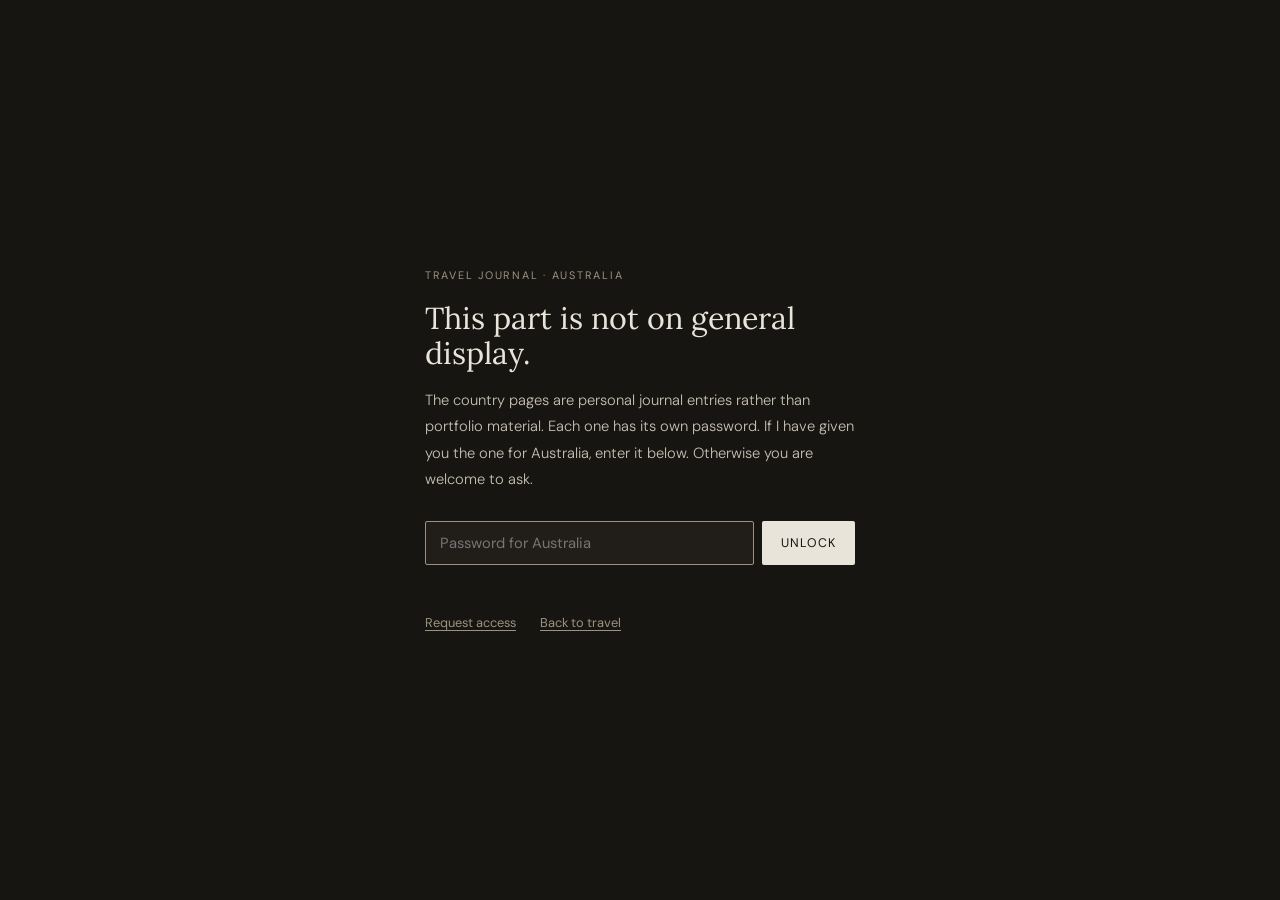
<file: australia.html>
<!DOCTYPE html>
<html lang="en">
<head>
<meta charset="UTF-8">
<meta name="viewport" content="width=device-width, initial-scale=1.0">
<script src="travel-gate.js"></script>
<title>Australia — Seth Jarrett</title>
<link rel="preconnect" href="https://fonts.googleapis.com">
<link href="https://fonts.googleapis.com/css2?family=Lora:ital,wght@0,400;0,500;1,400&family=DM+Sans:opsz,wght@9..40,300;9..40,400;9..40,500&display=swap" rel="stylesheet">
<link rel="stylesheet" href="style.css">
<style>
*,*::before,*::after{box-sizing:border-box;margin:0;padding:0;}
html{scroll-behavior:smooth;}
body{font-family:var(--sans);background:var(--aus-melb-bg);color:var(--aus-melb-text);line-height:1.7;font-size:16px;transition:background 1.1s ease,color 0.7s ease;}

nav{position:fixed;top:0;left:0;right:0;z-index:100;display:flex;justify-content:space-between;align-items:center;padding:1.25rem 4rem;background:var(--aus-melb-nav);backdrop-filter:blur(12px);border-bottom:1px solid var(--aus-melb-rule);transition:background 1.1s ease,border-color 0.7s ease;}
.nav-back{font-family:var(--serif);font-size:1.05rem;color:var(--aus-melb-accent);text-decoration:none;transition:color 0.7s;}
.nav-links{display:flex;gap:2rem;list-style:none;}
.nav-links a{font-size:0.75rem;color:var(--aus-melb-muted);text-decoration:none;letter-spacing:0.09em;text-transform:uppercase;transition:color 0.25s;}
.nav-links a:hover{color:var(--aus-melb-accent);}

.hero{min-height:80vh;display:flex;flex-direction:column;justify-content:flex-end;padding:9rem 4rem 4rem;border-bottom:1px solid var(--aus-melb-rule);transition:border-color 0.7s;}
.hero-eyebrow{font-size:0.7rem;font-weight:500;letter-spacing:0.16em;text-transform:uppercase;color:var(--aus-melb-accent);margin-bottom:1rem;transition:color 0.7s;}
.hero-title{font-family:var(--serif);font-size:clamp(3rem,7vw,5.5rem);font-weight:400;line-height:0.95;color:var(--aus-melb-text);margin-bottom:1.5rem;transition:color 0.7s;}
.hero-title em{font-style:italic;color:var(--aus-melb-accent);transition:color 0.7s;}
.hero-sub{font-size:1rem;color:var(--aus-melb-soft);font-weight:300;line-height:1.85;max-width:560px;margin-bottom:2.5rem;transition:color 0.7s;}
.hero-tags{display:flex;flex-wrap:wrap;gap:0.5rem;padding-top:2rem;border-top:1px solid var(--aus-melb-rule);transition:border-color 0.7s;}
.hero-tag{font-size:0.72rem;padding:0.3rem 0.85rem;border:1px solid var(--aus-melb-rule);color:var(--aus-melb-muted);transition:color 0.7s,border-color 0.7s;}

.stop-nav{padding:0 4rem;background:var(--aus-melb-text);display:flex;border-bottom:1px solid rgba(128,128,128,0.12);overflow-x:auto;transition:background 1.1s ease;}
.stop-tab{padding:1rem 1.5rem;font-size:0.72rem;letter-spacing:0.08em;text-transform:uppercase;color:rgba(128,128,128,0.5);text-decoration:none;border-right:1px solid rgba(128,128,128,0.1);white-space:nowrap;transition:color 0.2s,background 0.2s;cursor:pointer;display:flex;align-items:center;gap:0.55rem;flex-shrink:0;}
.stop-dot{width:6px;height:6px;border-radius:50%;background:currentColor;opacity:0.3;transition:opacity 0.2s;}
.stop-tab:hover,.stop-tab.active{color:rgba(220,220,220,0.9);}
.stop-tab.active .stop-dot{opacity:1;}

.stop-section{min-height:90vh;padding:5rem 4rem;border-bottom:1px solid rgba(0,0,0,0.06);}
.stop-eyebrow{font-size:0.68rem;font-weight:500;letter-spacing:0.14em;text-transform:uppercase;margin-bottom:0.5rem;}
.stop-name{font-family:var(--serif);font-size:clamp(2rem,5vw,3.25rem);font-weight:400;line-height:1.0;margin-bottom:0.75rem;}
.stop-name em{font-style:italic;}
.stop-intro{font-size:0.97rem;font-weight:300;line-height:1.9;max-width:620px;margin-bottom:2.5rem;}
.stop-grid{display:grid;grid-template-columns:1fr 1fr;gap:4rem;align-items:start;}
.stop-text{font-size:0.95rem;font-weight:300;line-height:1.9;}
.stop-text p{margin-bottom:1rem;}
.stops-list{display:flex;flex-direction:column;}
.stop-item{padding:1rem 0;display:flex;gap:1.25rem;align-items:start;}
.stop-bullet{width:5px;height:5px;border-radius:50%;flex-shrink:0;margin-top:0.65rem;}
.stop-item-name{font-family:var(--serif);font-size:0.95rem;margin-bottom:0.2rem;}
.stop-item-desc{font-size:0.82rem;font-weight:300;line-height:1.6;}

.photo-grid{display:grid;gap:0.75rem;margin:2rem 0;}
.pg-2{grid-template-columns:1fr 1fr;}
.pg-3{grid-template-columns:2fr 1fr 1fr;}
.photo-slot{aspect-ratio:4/3;display:flex;align-items:center;justify-content:center;}
.photo-slot-label{font-size:0.62rem;letter-spacing:0.1em;text-transform:uppercase;opacity:0.35;text-align:center;padding:0 1rem;}

.next-bar{padding:3rem 4rem;display:flex;justify-content:space-between;align-items:center;}
.next-label{font-size:0.68rem;letter-spacing:0.12em;text-transform:uppercase;}
.next-link{font-family:var(--serif);font-size:1.2rem;font-style:italic;text-decoration:none;display:flex;align-items:center;gap:0.75rem;transition:gap 0.2s;}
.next-link:hover{gap:1.25rem;}

footer{padding:1.5rem 4rem;display:flex;justify-content:space-between;}
.footer-text{font-size:0.72rem;}
.footer-link{font-size:0.72rem;text-decoration:none;}

.fade{opacity:0;transform:translateY(16px);transition:opacity 0.65s ease,transform 0.65s ease;}
.fade.in{opacity:1;transform:none;}

@media(max-width:860px){
  nav,.hero,.stop-nav,.stop-section,.next-bar,footer{padding-left:1.5rem;padding-right:1.5rem;}
  .stop-grid{grid-template-columns:1fr;gap:2.5rem;}
  .pg-3{grid-template-columns:1fr 1fr;}
}

.gallery-grid{display:grid;grid-template-columns:repeat(3,1fr);gap:0.75rem;margin:2rem 0;}
.gallery-grid:empty{display:none;}
.gallery-thumb{aspect-ratio:4/3;border:none;padding:0;cursor:pointer;background-size:cover;background-position:center;background-color:rgba(128,128,128,0.12);transition:opacity 0.2s,transform 0.2s;display:block;width:100%;}
.gallery-thumb:hover{opacity:0.9;transform:scale(0.99);}
@media(max-width:860px){.gallery-grid{grid-template-columns:1fr 1fr;}}
.lightbox{position:fixed;inset:0;z-index:1000;background:rgba(15,15,18,0.94);display:none;align-items:center;justify-content:center;flex-direction:column;}
.lightbox.open{display:flex;}
.lightbox-img{max-width:90vw;max-height:80vh;object-fit:contain;user-select:none;}
.lightbox-caption{color:rgba(235,235,235,0.85);font-size:0.85rem;margin-top:1rem;text-align:center;max-width:80vw;min-height:1.2rem;}
.lightbox-count{position:absolute;top:1.5rem;left:50%;transform:translateX(-50%);color:rgba(235,235,235,0.6);font-size:0.75rem;letter-spacing:0.1em;}
.lightbox-btn{position:absolute;background:none;border:none;color:rgba(235,235,235,0.8);cursor:pointer;font-size:2.5rem;line-height:1;padding:1rem;transition:color 0.2s;user-select:none;}
.lightbox-btn:hover{color:#fff;}
.lightbox-prev{left:0.5rem;top:50%;transform:translateY(-50%);}
.lightbox-next{right:0.5rem;top:50%;transform:translateY(-50%);}
.lightbox-close{top:0.5rem;right:0.75rem;font-size:2rem;}
@media(max-width:860px){.lightbox-prev,.lightbox-next{font-size:1.8rem;}}
</style>
</head>
<body>
<nav>
  <a href="travel.html" class="nav-back">&#8592; Travel</a>
  <ul class="nav-links">
    <li><a href="index.html">Home</a></li>
    <li><a href="travel.html">Travel</a></li>
    <li><a href="engineering.html">Engineering</a></li>
  </ul>
</nav>
<section class="hero">
  <p class="hero-eyebrow">Region 03</p>
  <h1 class="hero-title"><em>Australia</em></h1>
  <p class="hero-sub">Four months. Most of it in Melbourne, working in a multi-level bar and working out how a city works when you have no one in it. Then the Great Ocean Road south, Sydney, and up to Cairns and Port Douglas for the Great Barrier Reef.</p>
  <div class="hero-tags"><span class="hero-tag">Melbourne</span><span class="hero-tag">Great Ocean Road</span><span class="hero-tag">Sydney</span><span class="hero-tag">Cairns</span></div>
</section>
<div class="stop-nav">
  <a href="#melbourne" class="stop-tab"><span class="stop-dot" style="color:#3858A8"></span>Melbourne</a>
  <a href="#eastcoast" class="stop-tab"><span class="stop-dot" style="color:#D08820"></span>East Coast</a>
  <a href="#sydney" class="stop-tab"><span class="stop-dot" style="color:#50C0F8"></span>Sydney</a>
  <a href="#cairns" class="stop-tab"><span class="stop-dot" style="color:#20B880"></span>Cairns</a>
  </div>
<section class="stop-section" id="melbourne" style="background:var(--aus-melb-bg)">
  <p class="stop-eyebrow fade" style="color:var(--aus-melb-accent)">Stop 01</p>
  <h2 class="stop-name fade" style="color:var(--aus-melb-text)"><em>Melbourne</em></h2>
  <p class="stop-intro fade" style="color:var(--aus-melb-soft)">Spent most of the four months here. Getting a job was harder than expected -- handed CVs into bar after bar, eventually emailed one on a whim because I could not face walking in. They gave me a trial shift and I got it. Work was inconsistent but Melbourne itself was very good.</p>
  <div class="gallery-grid fade" data-gallery="melbourne"></div>
  <div class="stop-grid">
    <div class="stop-text fade" style="color:var(--aus-melb-soft)"><p>Melbourne rewards actually living in it rather than passing through -- the coffee is cheap and excellent, the food is a proper melting pot, and the nightlife has real range. There is a bar that runs twenty-four hours on weekends, which is an experience. The laneways are the best part of the city: street art, hidden bars, the kind of place that takes a few weeks to find.</p></div>
    <div class="stops-list fade"><div class="stop-item">
      <div class="stop-bullet" style="background:var(--aus-melb-accent)"></div>
      <div>
        <div class="stop-item-name" style="color:var(--aus-melb-text)">Working in hospitality</div>
        <div class="stop-item-desc" style="color:var(--aus-melb-muted)">Multi-level venue in the city centre. Hard to get, inconsistent hours, but a good crash course in working under pressure with people you have never met.</div>
      </div>
    </div>
    <div class="stop-item">
      <div class="stop-bullet" style="background:var(--aus-melb-accent)"></div>
      <div>
        <div class="stop-item-name" style="color:var(--aus-melb-text)">The laneways</div>
        <div class="stop-item-desc" style="color:var(--aus-melb-muted)">Street art, coffee, hidden bars. Takes a few weeks to find but worth finding.</div>
      </div>
    </div>
    <div class="stop-item">
      <div class="stop-bullet" style="background:var(--aus-melb-accent)"></div>
      <div>
        <div class="stop-item-name" style="color:var(--aus-melb-text)">The culture</div>
        <div class="stop-item-desc" style="color:var(--aus-melb-muted)">AFL, food markets, art galleries. A city that takes its culture seriously in the best way.</div>
      </div>
    </div>
    </div>
  </div>
</section>
<section class="stop-section" id="eastcoast" style="background:var(--aus-east-bg)">
  <p class="stop-eyebrow fade" style="color:var(--aus-east-accent)">Stop 02</p>
  <h2 class="stop-name fade" style="color:var(--aus-east-text)">The <em>East Coast</em></h2>
  <p class="stop-intro fade" style="color:var(--aus-east-soft)">Drove the Great Ocean Road south of Melbourne -- cliffs, dramatic coast, the Twelve Apostles. One of the better drives I have done. Then later up to Sydney, which is a different thing entirely.</p>
  <div class="gallery-grid fade" data-gallery="great-ocean-road"></div>
  <div class="stop-grid">
    <div class="stop-text fade" style="color:var(--aus-east-soft)"><p>The Great Ocean Road runs southwest along the coast from Melbourne. Cliffs dropping into the Southern Ocean, the Twelve Apostles stacks, small towns. Genuinely one of the better drives I have done anywhere.</p></div>
    <div class="stops-list fade"><div class="stop-item">
      <div class="stop-bullet" style="background:var(--aus-east-accent)"></div>
      <div>
        <div class="stop-item-name" style="color:var(--aus-east-text)">The Great Ocean Road</div>
        <div class="stop-item-desc" style="color:var(--aus-east-muted)">Cliffs, the Southern Ocean, the Twelve Apostles. One of the better drives I have done.</div>
      </div>
    </div>
    <div class="stop-item">
      <div class="stop-bullet" style="background:var(--aus-east-accent)"></div>
      <div>
        <div class="stop-item-name" style="color:var(--aus-east-text)">East coast road trip</div>
        <div class="stop-item-desc" style="color:var(--aus-east-muted)">Drove south along the coast from Melbourne. Genuinely dramatic landscape -- takes you by surprise.</div>
      </div>
    </div>
    <div class="stop-item">
      <div class="stop-bullet" style="background:var(--aus-east-accent)"></div>
      <div>
        <div class="stop-item-name" style="color:var(--aus-east-text)">Byron Bay area</div>
        <div class="stop-item-desc" style="color:var(--aus-east-muted)"></div>
      </div>
    </div>
    </div>
  </div>
</section>
<section class="stop-section" id="sydney" style="background:var(--aus-syd-bg)">
  <p class="stop-eyebrow fade" style="color:var(--aus-syd-accent)">Stop 03</p>
  <h2 class="stop-name fade" style="color:var(--aus-syd-text)"><em>Sydney</em></h2>
  <p class="stop-intro fade" style="color:var(--aus-syd-soft)">Went up to visit a friend. Aesthetically one of the nicest cities I have been to -- the harbour is genuinely beautiful. Felt a bit like it knew that and traded on it. The people felt slightly more closed off than Melbourne. Good for a few days.</p>
  <div class="gallery-grid fade" data-gallery="sydney"></div>
  <div class="stop-grid">
    <div class="stop-text fade" style="color:var(--aus-syd-soft)"><p>More obviously beautiful than Melbourne, less texture. The harbour earns every photograph. Went to a party out near the Blue Mountains, which was good -- colder than expected out there. Made the mistake of looking for spiders under a house, which was not a good idea.</p></div>
    <div class="stops-list fade"><div class="stop-item">
      <div class="stop-bullet" style="background:var(--aus-syd-accent)"></div>
      <div>
        <div class="stop-item-name" style="color:var(--aus-syd-text)">Sydney Harbour</div>
        <div class="stop-item-desc" style="color:var(--aus-syd-muted)">The Bridge, the Opera House, the water. It all looks exactly as advertised.</div>
      </div>
    </div>
    <div class="stop-item">
      <div class="stop-bullet" style="background:var(--aus-syd-accent)"></div>
      <div>
        <div class="stop-item-name" style="color:var(--aus-syd-text)">Bondi</div>
        <div class="stop-item-desc" style="color:var(--aus-syd-muted)">The beach everyone talks about. Went. It is what it is.</div>
      </div>
    </div>
    <div class="stop-item">
      <div class="stop-bullet" style="background:var(--aus-syd-accent)"></div>
      <div>
        <div class="stop-item-name" style="color:var(--aus-syd-text)">The ferry network</div>
        <div class="stop-item-desc" style="color:var(--aus-syd-muted)">Took the ferries across the harbour. Good way to see it.</div>
      </div>
    </div>
    </div>
  </div>
</section>
<section class="stop-section" id="cairns" style="background:var(--aus-east-bg)">
  <p class="stop-eyebrow fade" style="color:var(--aus-east-accent)">Stop 04</p>
  <h2 class="stop-name fade" style="color:var(--aus-east-text)"><em>Cairns</em> &amp; Port Douglas</h2>
  <p class="stop-intro fade" style="color:var(--aus-east-soft)">Flew up to do the Great Barrier Reef. Cairns itself is not particularly nice -- it has the feel of a place that exists mainly as a staging post for people doing their regional visa hours. Port Douglas up the road was a different story: genuinely beautiful beaches and a quieter pace.</p>
  <div class="gallery-grid fade" data-gallery="cairns"></div>
  <div class="stop-grid">
    <div class="stop-text fade" style="color:var(--aus-east-soft)"><p>Went scuba diving on the Great Barrier Reef. Bucket list item, so it needed doing -- I found it a bit overrated in honesty, but the scale of it is undeniable. Port Douglas had stunning beaches and felt more like somewhere to actually be rather than pass through. Cairns had a particular loneliness to it: full of people grinding regional visa hours in rural areas, all a bit transient. Not uninteresting, but not somewhere I would go back to specifically.</p></div>
    <div class="stops-list fade">
    <div class="stop-item">
      <div class="stop-bullet" style="background:var(--aus-east-accent)"></div>
      <div>
        <div class="stop-item-name" style="color:var(--aus-east-text)">Great Barrier Reef</div>
        <div class="stop-item-desc" style="color:var(--aus-east-muted)">Scuba diving. Bucket list, needed doing. A bit overrated, but the scale is real.</div>
      </div>
    </div>
    <div class="stop-item">
      <div class="stop-bullet" style="background:var(--aus-east-accent)"></div>
      <div>
        <div class="stop-item-name" style="color:var(--aus-east-text)">Port Douglas</div>
        <div class="stop-item-desc" style="color:var(--aus-east-muted)">Stunning beaches up the coast from Cairns. Much nicer than Cairns itself.</div>
      </div>
    </div>
    <div class="stop-item">
      <div class="stop-bullet" style="background:var(--aus-east-accent)"></div>
      <div>
        <div class="stop-item-name" style="color:var(--aus-east-text)">Cairns</div>
        <div class="stop-item-desc" style="color:var(--aus-east-muted)">Gateway to the reef. Functional rather than beautiful. Full of people doing their regional visa hours.</div>
      </div>
    </div>
    </div>
  </div>
</section>
<div class="next-bar" style="background:var(--aus-syd-bg2);border-top:1px solid var(--aus-syd-rule)">
  <span class="next-label" style="color:var(--aus-syd-muted)">Next region</span>
  <a href="japan.html" class="next-link" style="color:var(--aus-syd-text)">
    Japan <span style="color:var(--aus-syd-accent)">&#8594;</span>
  </a>
</div>
<footer style="background:var(--aus-syd-bg2);border-top:1px solid var(--aus-syd-rule)">
  <span class="footer-text" style="color:var(--aus-syd-muted)">Seth Jarrett -- Australia</span>
  <a href="travel.html" class="footer-link" style="color:var(--aus-syd-accent)">&#8592; All regions</a>
</footer>
<script>
const obs=new IntersectionObserver(entries=>entries.forEach((e,i)=>{if(e.isIntersecting){setTimeout(()=>e.target.classList.add('in'),i*70);obs.unobserve(e.target);}}),{threshold:0.08});
document.querySelectorAll('.fade').forEach(el=>obs.observe(el));

function applyTheme(p){
  const el=document.documentElement;
  ['bg','bg2','bg3','text','soft','muted','accent','rule','nav'].forEach(k=>{
    el.style.setProperty(`--current-${k}`,`var(--${p}-${k})`);
  });
  document.body.style.background=`var(--${p}-bg)`;
  document.body.style.color=`var(--${p}-text)`;
  document.querySelector('nav').style.background=`var(--${p}-nav)`;
  document.querySelector('nav').style.borderBottomColor=`var(--${p}-rule)`;
}

const tabs=document.querySelectorAll('.stop-tab');
tabs.forEach(t=>t.addEventListener('click',e=>{
  e.preventDefault();
  tabs.forEach(x=>x.classList.remove('active'));
  t.classList.add('active');
  document.querySelector(t.getAttribute('href'))?.scrollIntoView({behavior:'smooth'});
}));

const sectionObs=new IntersectionObserver(entries=>{
  entries.forEach(e=>{
    if(e.isIntersecting){
      tabs.forEach(t=>t.classList.remove('active'));
      const a=document.querySelector(`.stop-tab[href="#${e.target.id}"]`);
      if(a) a.classList.add('active');
      switch(e.target.id){
        case 'melbourne': applyTheme('aus-melb'); break;
    case 'eastcoast': applyTheme('aus-east'); break;
    case 'sydney': applyTheme('aus-syd'); break;
        case 'cairns': applyTheme('aus-east'); break;
      }
    }
  });
},{threshold:0.4});
document.querySelectorAll('.stop-section').forEach(s=>sectionObs.observe(s));
</script>

<div class="lightbox" id="lightbox">
  <span class="lightbox-count" id="lb-count"></span>
  <button class="lightbox-btn lightbox-close" id="lb-close" aria-label="Close">&times;</button>
  <button class="lightbox-btn lightbox-prev" id="lb-prev" aria-label="Previous">&#8249;</button>
  <img class="lightbox-img" id="lb-img" alt="">
  <button class="lightbox-btn lightbox-next" id="lb-next" aria-label="Next">&#8250;</button>
  <div class="lightbox-caption" id="lb-caption"></div>
</div>

<script>
function cloudTransform(url,t){if(!url||!url.includes('/upload/'))return url;return url.replace('/upload/','/upload/'+t+'/');}
let lbItems=[],lbIndex=0;
const lb=document.getElementById('lightbox');
const lbImg=document.getElementById('lb-img');
const lbCap=document.getElementById('lb-caption');
const lbCount=document.getElementById('lb-count');
function openLightbox(items,i){lbItems=items;lbIndex=i;showLightbox();lb.classList.add('open');document.body.style.overflow='hidden';}
function showLightbox(){const it=lbItems[lbIndex];lbImg.src=cloudTransform(it.url,'f_auto,q_auto,w_1600,c_limit,h_1600');lbCap.textContent=it.caption||'';lbCount.textContent=(lbIndex+1)+' / '+lbItems.length;}
function lbNext(){lbIndex=(lbIndex+1)%lbItems.length;showLightbox();}
function lbPrev(){lbIndex=(lbIndex-1+lbItems.length)%lbItems.length;showLightbox();}
function closeLightbox(){lb.classList.remove('open');document.body.style.overflow='';}
document.getElementById('lb-next').onclick=lbNext;
document.getElementById('lb-prev').onclick=lbPrev;
document.getElementById('lb-close').onclick=closeLightbox;
lb.addEventListener('click',e=>{if(e.target===lb)closeLightbox();});
document.addEventListener('keydown',e=>{if(!lb.classList.contains('open'))return;if(e.key==='Escape')closeLightbox();else if(e.key==='ArrowRight')lbNext();else if(e.key==='ArrowLeft')lbPrev();});
let touchX=null;
lb.addEventListener('touchstart',e=>{touchX=e.changedTouches[0].clientX;},{passive:true});
lb.addEventListener('touchend',e=>{if(touchX===null)return;const dx=e.changedTouches[0].clientX-touchX;if(Math.abs(dx)>50){dx<0?lbNext():lbPrev();}touchX=null;},{passive:true});
function renderGalleries(galleries){
  document.querySelectorAll('[data-gallery]').forEach(container=>{
    const slug=container.dataset.gallery;
    const items=(galleries&&galleries[slug])||[];
    container.innerHTML='';
    if(!items.length)return;
    items.forEach((item,i)=>{
      const b=document.createElement('button');
      b.className='gallery-thumb';
      b.style.backgroundImage='url('+cloudTransform(item.url,'c_fill,f_auto,q_auto,w_700,h_525')+')';
      b.setAttribute('aria-label',item.caption||'Photo '+(i+1));
      b.onclick=()=>openLightbox(items,i);
      container.appendChild(b);
    });
  });
}
fetch('content.json')
  .then(r=>r.json())
  .then(data=>{renderGalleries(data.galleries||{});})
  .catch(()=>{});
</script>
</body>
</html>
</file>
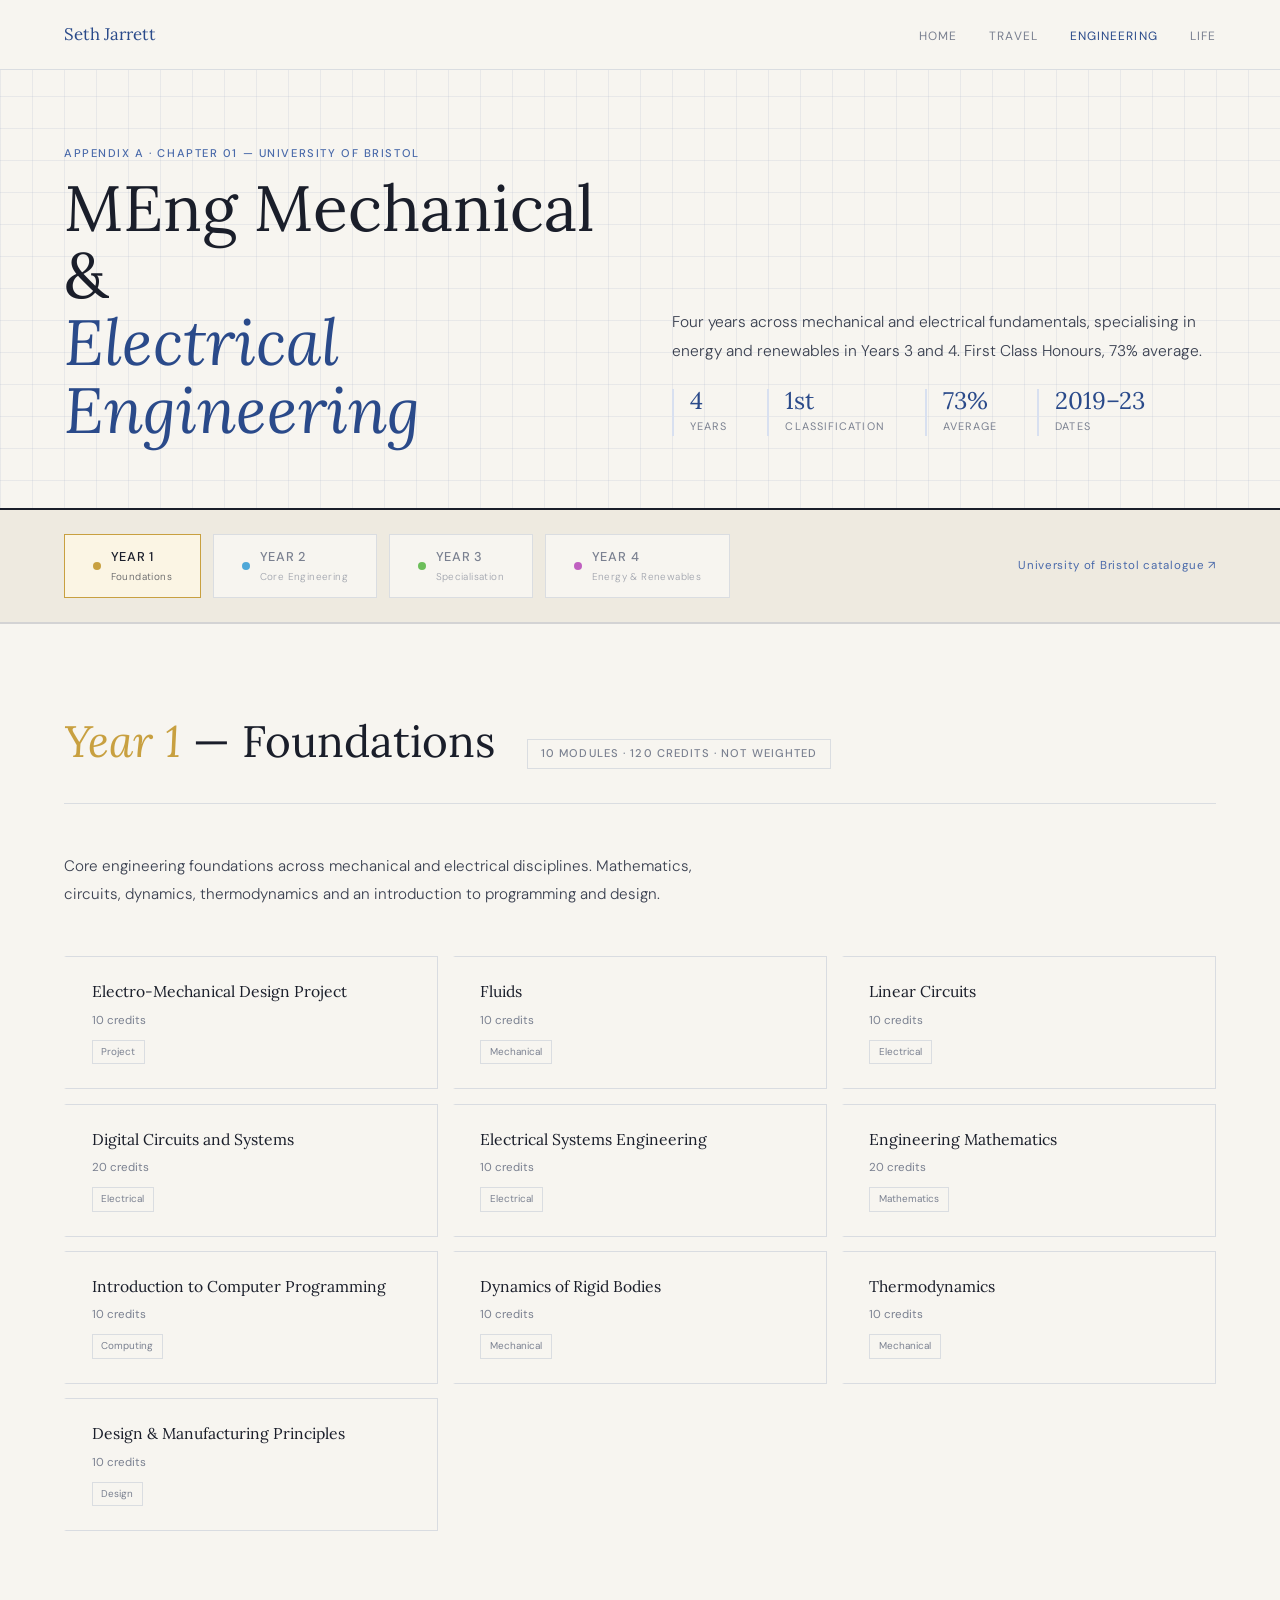
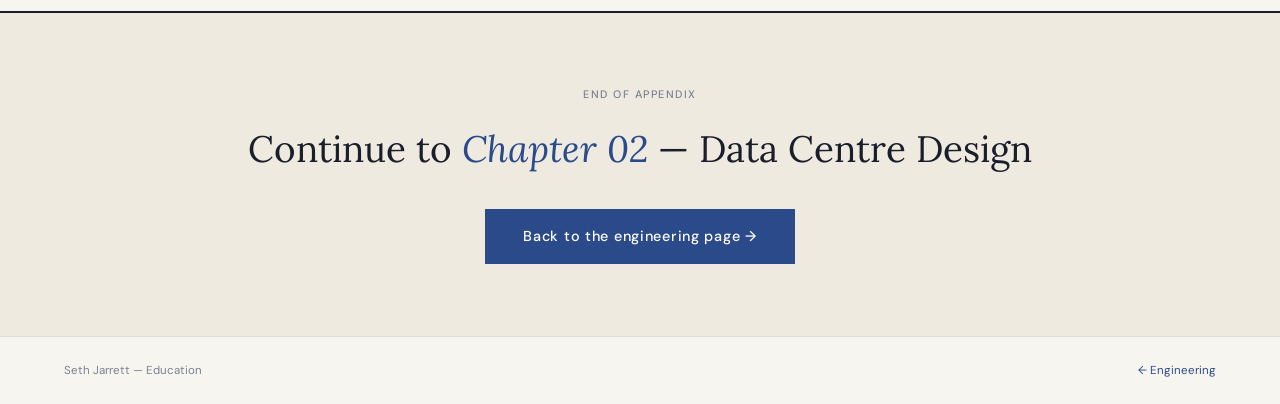
<file: education.html>
<!DOCTYPE html>
<html lang="en">
<head>
<meta charset="UTF-8">
<meta name="viewport" content="width=device-width, initial-scale=1.0">
<title>Education — Seth Jarrett</title>
<link rel="preconnect" href="https://fonts.googleapis.com">
<link href="https://fonts.googleapis.com/css2?family=Lora:ital,wght@0,400;0,500;1,400&family=DM+Sans:opsz,wght@9..40,300;9..40,400;9..40,500&display=swap" rel="stylesheet">
<link rel="stylesheet" href="style.css">
<style>
*,*::before,*::after{box-sizing:border-box;margin:0;padding:0;}
html{scroll-behavior:smooth;}
body{font-family:var(--sans);background:var(--eng-bg);color:var(--eng-ink);line-height:1.7;font-size:16px;}
body::before{content:'';position:fixed;inset:0;background-image:linear-gradient(var(--eng-rule) 1px,transparent 1px),linear-gradient(90deg,var(--eng-rule) 1px,transparent 1px);background-size:32px 32px;pointer-events:none;z-index:0;opacity:0.5;}

nav{position:fixed;top:0;left:0;right:0;z-index:100;display:flex;justify-content:space-between;align-items:center;padding:1.25rem 4rem;background:rgba(247,245,240,0.97);backdrop-filter:blur(12px);border-bottom:1px solid var(--eng-rule);}
.nav-back{font-family:var(--serif);font-size:1.05rem;color:var(--eng-blue);text-decoration:none;}
.nav-links{display:flex;gap:2rem;list-style:none;}
.nav-links a{font-size:0.75rem;color:var(--eng-ink-muted);text-decoration:none;letter-spacing:0.09em;text-transform:uppercase;transition:color 0.25s;}
.nav-links a:hover,.nav-links a.active{color:var(--eng-blue);}

/* HEADER */
.page-header{padding:9rem 4rem 4rem;border-bottom:2px solid var(--eng-ink);position:relative;z-index:1;}
.header-grid{display:grid;grid-template-columns:1fr 1fr;gap:4rem;align-items:end;}
.page-eyebrow{font-size:0.7rem;font-weight:500;letter-spacing:0.14em;text-transform:uppercase;color:var(--eng-blue-light);margin-bottom:0.75rem;}
.page-title{font-family:var(--serif);font-size:clamp(2.5rem,5vw,4rem);font-weight:400;line-height:1.05;color:var(--eng-ink);}
.page-title em{font-style:italic;color:var(--eng-blue);}
.header-right{padding-bottom:0.5rem;}
.header-summary{font-size:0.97rem;color:var(--eng-ink-soft);font-weight:300;line-height:1.85;margin-bottom:1.5rem;}
.header-stats{display:flex;gap:2.5rem;}
.stat{border-left:2px solid var(--eng-blue-pale);padding-left:1rem;}
.stat-num{font-family:var(--serif);font-size:1.5rem;color:var(--eng-blue);line-height:1;}
.stat-label{font-size:0.68rem;letter-spacing:0.1em;text-transform:uppercase;color:var(--eng-ink-muted);margin-top:0.25rem;}

/* YEAR TABS */
.year-tabs{padding:1.5rem 4rem;background:var(--eng-bg2);display:flex;gap:0.75rem;align-items:center;position:sticky;top:72px;z-index:90;border-bottom:2px solid var(--eng-rule);flex-wrap:wrap;}
.year-tab{padding:0.7rem 1.75rem;font-size:0.8rem;font-weight:500;letter-spacing:0.06em;text-transform:uppercase;color:var(--eng-ink-muted);background:var(--eng-bg);border:1.5px solid var(--eng-rule);cursor:pointer;transition:all 0.2s;display:flex;align-items:center;gap:0.6rem;user-select:none;}
.year-tab:hover{border-color:var(--eng-blue-light);color:var(--eng-ink);}
.year-tab-dot{width:8px;height:8px;border-radius:50%;flex-shrink:0;transition:background 0.2s;}
.year-tab[data-year="1"] .year-tab-dot{background:#C8A040;}
.year-tab[data-year="2"] .year-tab-dot{background:#50A8D8;}
.year-tab[data-year="3"] .year-tab-dot{background:#6CBE5A;}
.year-tab[data-year="4"] .year-tab-dot{background:#C060C0;}
.year-tab.active{color:var(--eng-ink);background:var(--eng-bg3);border-color:var(--eng-blue);font-weight:500;}
.year-tab[data-year="1"].active{border-color:#C8A040;background:#FBF5E4;}
.year-tab[data-year="2"].active{border-color:#50A8D8;background:#EAF3FA;}
.year-tab[data-year="3"].active{border-color:#6CBE5A;background:#EEF7EB;}
.year-tab[data-year="4"].active{border-color:#C060C0;background:#F8EEF8;}
.uob-link{margin-left:auto;font-size:0.72rem;letter-spacing:0.06em;color:var(--eng-blue-light);text-decoration:none;display:flex;align-items:center;gap:0.35rem;transition:color 0.2s;flex-shrink:0;}
.uob-link:hover{color:var(--eng-blue);}
.year-tab-label{display:flex;flex-direction:column;gap:0.1rem;}
.year-tab-sub{font-size:0.62rem;font-weight:300;letter-spacing:0.04em;text-transform:none;opacity:0.7;}
.year-section{padding:5rem 4rem;position:relative;z-index:1;display:none;}
.year-section.visible{display:block;}
#year1{background:var(--eng-bg);}
#year2{background:var(--eng-bg2);}
#year3{background:var(--eng-bg);}
#year4{background:var(--eng-bg2);}

.year-header{display:flex;align-items:baseline;gap:2rem;margin-bottom:3rem;padding-bottom:1.5rem;border-bottom:1px solid var(--eng-rule);}
.year-label{font-family:var(--serif);font-size:clamp(1.75rem,4vw,2.75rem);font-weight:400;color:var(--eng-ink);}
.year-label em{font-style:italic;}
.year-badge{font-size:0.7rem;font-weight:500;letter-spacing:0.1em;text-transform:uppercase;padding:0.3rem 0.8rem;border:1px solid var(--eng-rule);color:var(--eng-ink-muted);}
#year1 .year-label em{color:#C8A040;}
#year2 .year-label em{color:#50A8D8;}
#year3 .year-label em{color:#6CBE5A;}
#year4 .year-label em{color:#C060C0;}

.year-intro{font-size:0.95rem;color:var(--eng-ink-soft);font-weight:300;line-height:1.85;max-width:640px;margin-bottom:3rem;}

/* MODULE GRID */
.module-grid{display:grid;grid-template-columns:repeat(3,1fr);gap:0.9rem;}
.module-card{background:var(--eng-bg);border:1px solid var(--eng-rule);padding:1.5rem 1.6rem;transition:background 0.2s,border-color 0.2s;}
.module-card:hover{background:var(--eng-bg3);}
.module-code{font-size:0.62rem;font-weight:500;letter-spacing:0.1em;text-transform:uppercase;color:var(--eng-ink-muted);margin-bottom:0.4rem;}
.module-name{font-family:var(--serif);font-size:0.98rem;color:var(--eng-ink);line-height:1.35;margin-bottom:0.5rem;}
.module-credits{font-size:0.72rem;color:var(--eng-ink-muted);}
.module-tag{display:inline-block;font-size:0.62rem;padding:0.18rem 0.55rem;border:1px solid var(--eng-rule);color:var(--eng-ink-muted);margin-top:0.6rem;}
/* colour accent per year */
#year1 .module-card{border-left:2px solid transparent;}
#year1 .module-card:hover{border-left-color:#C8A040;}
#year2 .module-card:hover{border-left-color:#50A8D8;}
#year2 .module-card{border-left:2px solid transparent;}
#year3 .module-card{border-left:2px solid transparent;}
#year3 .module-card:hover{border-left-color:#6CBE5A;}
#year4 .module-card{border-left:2px solid transparent;}
#year4 .module-card:hover{border-left-color:#C060C0;}

/* KEY PROJECT highlight */
.module-card.highlight{background:var(--eng-bg2);}
#year3 .module-card.highlight{border-left:2px solid #6CBE5A;background:#EEF7EB;}
#year4 .module-card.highlight{border-left:2px solid #C060C0;background:#F8EEF8;}
.module-highlight-label{font-size:0.62rem;font-weight:500;letter-spacing:0.1em;text-transform:uppercase;margin-bottom:0.5rem;}
#year3 .module-highlight-label{color:#6CBE5A;}
#year4 .module-highlight-label{color:#C060C0;}

.next-chapter{padding:4.5rem 4rem;border-top:2px solid var(--eng-ink);background:var(--eng-bg2);text-align:center;position:relative;z-index:1;}
.next-eyebrow{font-size:0.68rem;font-weight:500;letter-spacing:0.14em;text-transform:uppercase;color:var(--eng-ink-muted);margin-bottom:0.9rem;}
.next-title{font-family:var(--serif);font-size:clamp(1.5rem,3.5vw,2.3rem);font-weight:400;color:var(--eng-ink);margin-bottom:1.75rem;}
.next-title em{font-style:italic;color:var(--eng-blue);}
.next-btn{display:inline-block;font-size:0.9rem;font-weight:500;letter-spacing:0.05em;color:#fff;background:var(--eng-blue);text-decoration:none;padding:0.95rem 2.4rem;transition:background 0.2s;}
.next-btn:hover{background:var(--eng-blue-light);}
footer{padding:1.5rem 4rem;border-top:1px solid var(--eng-rule);display:flex;justify-content:space-between;position:relative;z-index:1;background:var(--eng-bg);}
.footer-text{font-size:0.72rem;color:var(--eng-ink-muted);}
.footer-link{font-size:0.72rem;color:var(--eng-blue);text-decoration:none;}

.fade{opacity:0;transform:translateY(14px);transition:opacity 0.6s ease,transform 0.6s ease;}
.fade.in{opacity:1;transform:none;}

@media(max-width:860px){
  nav{padding:1rem 1.5rem;}
  .page-header{padding:8rem 1.5rem 3rem;}
  .header-grid{grid-template-columns:1fr;gap:2.5rem;}
  .year-tabs{padding:0 1.5rem;top:68px;}
  .year-section{padding:4rem 1.5rem;}
  .module-grid{grid-template-columns:1fr 1fr;}
}
@media(max-width:560px){
  .module-grid{grid-template-columns:1fr;}
  .year-tabs{gap:0.4rem;}
  .year-tab{padding:0.5rem 0.9rem;}
  .uob-link{display:none;}
  footer{padding:1.5rem;flex-direction:column;gap:0.4rem;}
}
</style>
</head>
<body>

<nav>
  <a href="index.html" class="nav-back">Seth Jarrett</a>
  <ul class="nav-links">
    <li><a href="index.html">Home</a></li>
    <li><a href="travel.html">Travel</a></li>
    <li><a href="engineering.html" class="active">Engineering</a></li>
    <li><a href="life.html">Life</a></li>
  </ul>
</nav>

<header class="page-header">
  <div class="header-grid">
    <div>
      <p class="page-eyebrow">Appendix A &middot; Chapter 01 &mdash; University of Bristol</p>
      <h1 class="page-title">MEng Mechanical &amp;<br><em>Electrical Engineering</em></h1>
    </div>
    <div class="header-right">
      <p class="header-summary">Four years across mechanical and electrical fundamentals, specialising in energy and renewables in Years 3 and 4. First Class Honours, 73% average.</p>
      <div class="header-stats">
        <div class="stat"><div class="stat-num">4</div><div class="stat-label">Years</div></div>
        <div class="stat"><div class="stat-num">1st</div><div class="stat-label">Classification</div></div>
        <div class="stat"><div class="stat-num">73%</div><div class="stat-label">Average</div></div>
        <div class="stat"><div class="stat-num">2019&ndash;23</div><div class="stat-label">Dates</div></div>
      </div>
    </div>
  </div>
</header>

<div class="year-tabs">
  <a class="year-tab active" data-year="1"><span class="year-tab-dot"></span><span class="year-tab-label"><span>Year 1</span><span class="year-tab-sub">Foundations</span></span></a>
  <a class="year-tab" data-year="2"><span class="year-tab-dot"></span><span class="year-tab-label"><span>Year 2</span><span class="year-tab-sub">Core Engineering</span></span></a>
  <a class="year-tab" data-year="3"><span class="year-tab-dot"></span><span class="year-tab-label"><span>Year 3</span><span class="year-tab-sub">Specialisation</span></span></a>
  <a class="year-tab" data-year="4"><span class="year-tab-dot"></span><span class="year-tab-label"><span>Year 4</span><span class="year-tab-sub">Energy &amp; Renewables</span></span></a>
  <a href="https://www.bris.ac.uk/unit-programme-catalogue/RouteStructureCohort.jsa?ayrCode=19%2F20&byCohort=Y&programmeCode=4EENG013U" target="_blank" rel="noopener" class="uob-link">University of Bristol catalogue &#8599;</a>
</div>

<!-- YEAR 1 -->
<section class="year-section fade" id="year1">
  <div class="year-header">
    <h2 class="year-label"><em>Year 1</em> &mdash; Foundations</h2>
    <span class="year-badge">10 modules &middot; 120 credits &middot; not weighted</span>
  </div>
  <p class="year-intro">Core engineering foundations across mechanical and electrical disciplines. Mathematics, circuits, dynamics, thermodynamics and an introduction to programming and design.</p>
  <div class="module-grid">
    <div class="module-card">
      <div class="module-name">Electro-Mechanical Design Project</div>
      <div class="module-credits">10 credits</div>
      <span class="module-tag">Project</span>
    </div>
    <div class="module-card">
      <div class="module-name">Fluids</div>
      <div class="module-credits">10 credits</div>
      <span class="module-tag">Mechanical</span>
    </div>
    <div class="module-card">
      <div class="module-name">Linear Circuits</div>
      <div class="module-credits">10 credits</div>
      <span class="module-tag">Electrical</span>
    </div>
    <div class="module-card">
      <div class="module-name">Digital Circuits and Systems</div>
      <div class="module-credits">20 credits</div>
      <span class="module-tag">Electrical</span>
    </div>
    <div class="module-card">
      <div class="module-name">Electrical Systems Engineering</div>
      <div class="module-credits">10 credits</div>
      <span class="module-tag">Electrical</span>
    </div>
    <div class="module-card">
      <div class="module-name">Engineering Mathematics</div>
      <div class="module-credits">20 credits</div>
      <span class="module-tag">Mathematics</span>
    </div>
    <div class="module-card">
      <div class="module-name">Introduction to Computer Programming</div>
      <div class="module-credits">10 credits</div>
      <span class="module-tag">Computing</span>
    </div>
    <div class="module-card">
      <div class="module-name">Dynamics of Rigid Bodies</div>
      <div class="module-credits">10 credits</div>
      <span class="module-tag">Mechanical</span>
    </div>
    <div class="module-card">
      <div class="module-name">Thermodynamics</div>
      <div class="module-credits">10 credits</div>
      <span class="module-tag">Mechanical</span>
    </div>
    <div class="module-card">
      <div class="module-name">Design &amp; Manufacturing Principles</div>
      <div class="module-credits">10 credits</div>
      <span class="module-tag">Design</span>
    </div>
  </div>
</section>

<!-- YEAR 2 -->
<section class="year-section fade" id="year2">
  <div class="year-header">
    <h2 class="year-label"><em>Year 2</em> &mdash; Core Engineering</h2>
    <span class="year-badge">8 modules &middot; 120 credits &middot; 10% of degree</span>
  </div>
  <p class="year-intro">Deeper technical grounding across electro-mechanical systems, signals and control, engineering mathematics, and thermofluids. Building the analytical toolkit for specialisation.</p>
  <div class="module-grid">
    <div class="module-card">
      <div class="module-name">Electro-Mechanical Energy Conversion</div>
      <div class="module-credits">10 credits</div>
      <span class="module-tag">Electrical</span>
    </div>
    <div class="module-card">
      <div class="module-name">Electro-Mechanical System Design</div>
      <div class="module-credits">20 credits</div>
      <span class="module-tag">Systems</span>
    </div>
    <div class="module-card">
      <div class="module-name">Signals and Systems</div>
      <div class="module-credits">10 credits</div>
      <span class="module-tag">Electrical</span>
    </div>
    <div class="module-card">
      <div class="module-name">Electronics 2</div>
      <div class="module-credits">10 credits</div>
      <span class="module-tag">Electrical</span>
    </div>
    <div class="module-card">
      <div class="module-name">Engineering Mathematics 2</div>
      <div class="module-credits">20 credits</div>
      <span class="module-tag">Mathematics</span>
    </div>
    <div class="module-card">
      <div class="module-name">Dynamics and Control</div>
      <div class="module-credits">20 credits</div>
      <span class="module-tag">Control</span>
    </div>
    <div class="module-card">
      <div class="module-name">Principles of Professional Practice</div>
      <div class="module-credits">10 credits</div>
      <span class="module-tag">Professional</span>
    </div>
    <div class="module-card">
      <div class="module-name">Thermofluids 2</div>
      <div class="module-credits">20 credits</div>
      <span class="module-tag">Mechanical</span>
    </div>
  </div>
</section>

<!-- YEAR 3 -->
<section class="year-section fade" id="year3">
  <div class="year-header">
    <h2 class="year-label"><em>Year 3</em> &mdash; Specialisation</h2>
    <span class="year-badge">5 modules &middot; 120 credits &middot; 40% of degree</span>
  </div>
  <p class="year-intro">Specialising in energy systems, power electronics, and advanced dynamics. Includes a substantial 40-credit individual research project: a wind-solar mini-grid feasibility study awarded 83%.</p>
  <div class="module-grid">
    <div class="module-card">
      <div class="module-name">Sensors, Signals and Control</div>
      <div class="module-credits">20 credits</div>
      <span class="module-tag">Control</span>
    </div>
    <div class="module-card">
      <div class="module-name">Power Electronics, Machines &amp; Drive Technologies</div>
      <div class="module-credits">20 credits</div>
      <span class="module-tag">Power</span>
    </div>
    <div class="module-card">
      <div class="module-name">Behaviour of Dynamic Systems</div>
      <div class="module-credits">20 credits</div>
      <span class="module-tag">Dynamics</span>
    </div>
    <div class="module-card">
      <div class="module-name">Fluid Mechanics and Heat Transfer</div>
      <div class="module-credits">20 credits</div>
      <span class="module-tag">Mechanical</span>
    </div>
    <div class="module-card highlight">
      <div class="module-highlight-label">Key project</div>
      <div class="module-name">Individual Research Project</div>
      <div class="module-credits">40 credits</div>
      <p style="font-size:0.8rem;color:var(--eng-ink-soft);font-weight:300;margin-top:0.5rem;line-height:1.6;">Wind-solar mini-grid feasibility study, awarded 83%. The full worked case study is on the engineering page.</p>
    </div>
  </div>
</section>

<!-- YEAR 4 -->
<section class="year-section fade" id="year4">
  <div class="year-header">
    <h2 class="year-label"><em>Year 4</em> &mdash; Energy &amp; Renewables</h2>
    <span class="year-badge">7 modules &middot; 120 credits &middot; 50% of degree</span>
  </div>
  <p class="year-intro">Final year focused on energy systems, sustainability and enterprise. Includes the 40-credit Group Industrial Project: co-designing and building, with a team of four, a solar DC microgrid for a remote community in the Brazilian Amazon.</p>
  <div class="module-grid">
    <div class="module-card">
      <div class="module-name">Innovation, Entrepreneurship and Enterprise</div>
      <div class="module-credits">20 credits</div>
      <span class="module-tag">Business</span>
    </div>
    <div class="module-card">
      <div class="module-name">Infrastructure Systems Management</div>
      <div class="module-credits">20 credits</div>
      <span class="module-tag">Systems</span>
    </div>
    <div class="module-card">
      <div class="module-name">Low Carbon Energy Systems</div>
      <div class="module-credits">10 credits</div>
      <span class="module-tag">Energy</span>
    </div>
    <div class="module-card">
      <div class="module-name">Energy Management</div>
      <div class="module-credits">10 credits</div>
      <span class="module-tag">Energy</span>
    </div>
    <div class="module-card">
      <div class="module-name">Bio-Inspired Artificial Intelligence Business Proposal</div>
      <div class="module-credits">10 credits</div>
      <span class="module-tag">Computing</span>
    </div>
    <div class="module-card">
      <div class="module-name">Transport and Mobility Modelling</div>
      <div class="module-credits">10 credits</div>
      <span class="module-tag">Systems</span>
    </div>
    <div class="module-card highlight">
      <div class="module-highlight-label">Key project</div>
      <div class="module-name">Group Industrial Project &mdash; Solar DC Microgrid</div>
      <div class="module-credits">40 credits</div>
      <p style="font-size:0.8rem;color:var(--eng-ink-soft);font-weight:300;margin-top:0.5rem;line-height:1.6;">Co-designed and built, in a team of four, a solar DC microgrid for a remote community in the Brazilian Amazon. Full lifecycle from concept to validated hardware; I owned the battery design and analysis.</p>
    </div>
  </div>
</section>

<section class="next-chapter fade">
  <p class="next-eyebrow">End of appendix</p>
  <h2 class="next-title">Continue to <em>Chapter 02</em> &mdash; Data Centre Design</h2>
  <a href="engineering.html#datacentres" class="next-btn">Back to the engineering page &rarr;</a>
</section>

<footer>
  <span class="footer-text">Seth Jarrett &mdash; Education</span>
  <a href="engineering.html" class="footer-link">&#8592; Engineering</a>
</footer>

<script>
// Show/hide year panels on tab click
const tabs = document.querySelectorAll('.year-tab');
const panels = document.querySelectorAll('.year-section');

function showYear(yr, scroll) {
  panels.forEach(p => p.classList.remove('visible'));
  tabs.forEach(t => t.classList.remove('active'));
  const panel = document.getElementById('year' + yr);
  const tab = document.querySelector(`.year-tab[data-year="${yr}"]`);
  if (panel) panel.classList.add('visible');
  if (tab) tab.classList.add('active');
  if (scroll) {
    window.scrollTo({ top: document.querySelector('.year-tabs').offsetTop - 72, behavior: 'smooth' });
  }
}

tabs.forEach(t => t.addEventListener('click', () => showYear(t.dataset.year, true)));

// Show year 1 by default, without scrolling the page on load
showYear(1, false);

// Fade in visible modules
const obs = new IntersectionObserver(entries => entries.forEach((e, i) => {
  if (e.isIntersecting) { setTimeout(() => e.target.classList.add('in'), i * 60); obs.unobserve(e.target); }
}), { threshold: 0.06 });
function observeFades() {
  document.querySelectorAll('.fade:not(.in)').forEach(el => obs.observe(el));
}
observeFades();
// Re-observe when switching panels
tabs.forEach(t => t.addEventListener('click', () => setTimeout(observeFades, 50)));
</script>
</body>
</html>
</file>
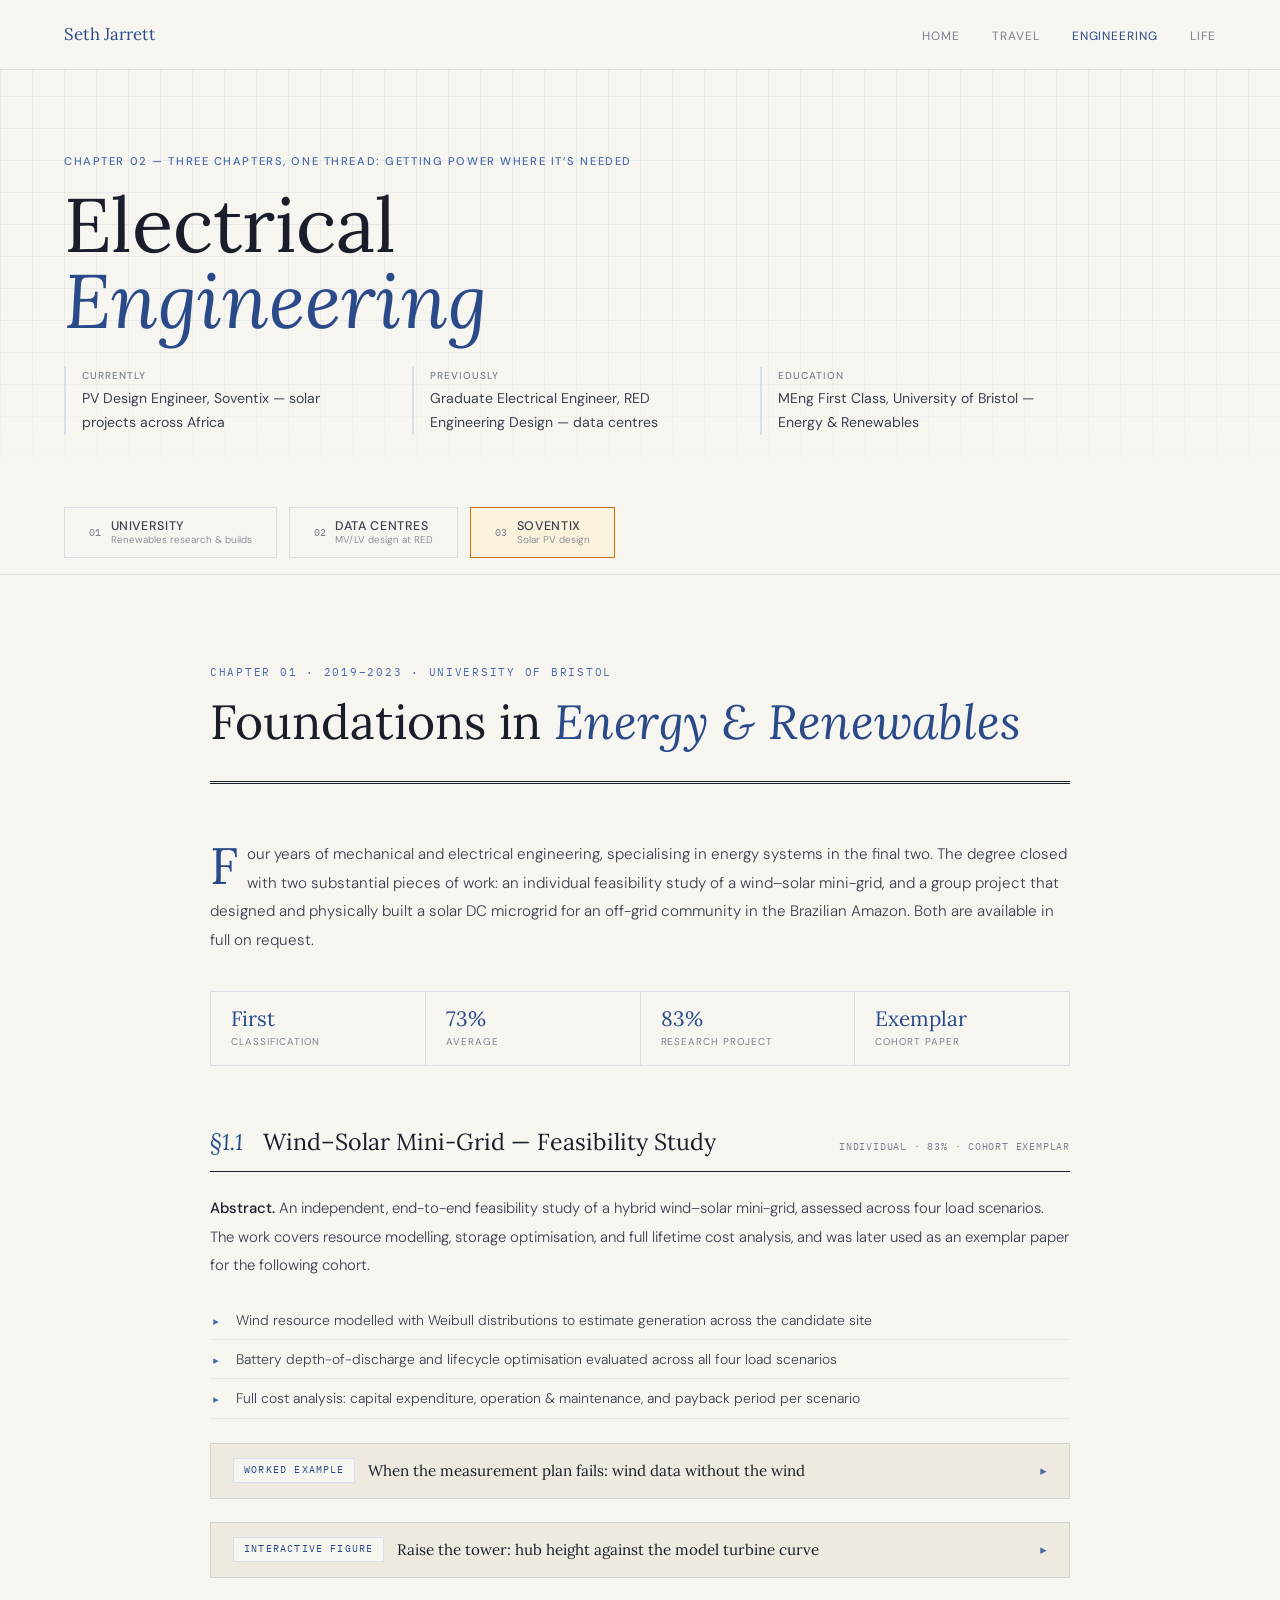
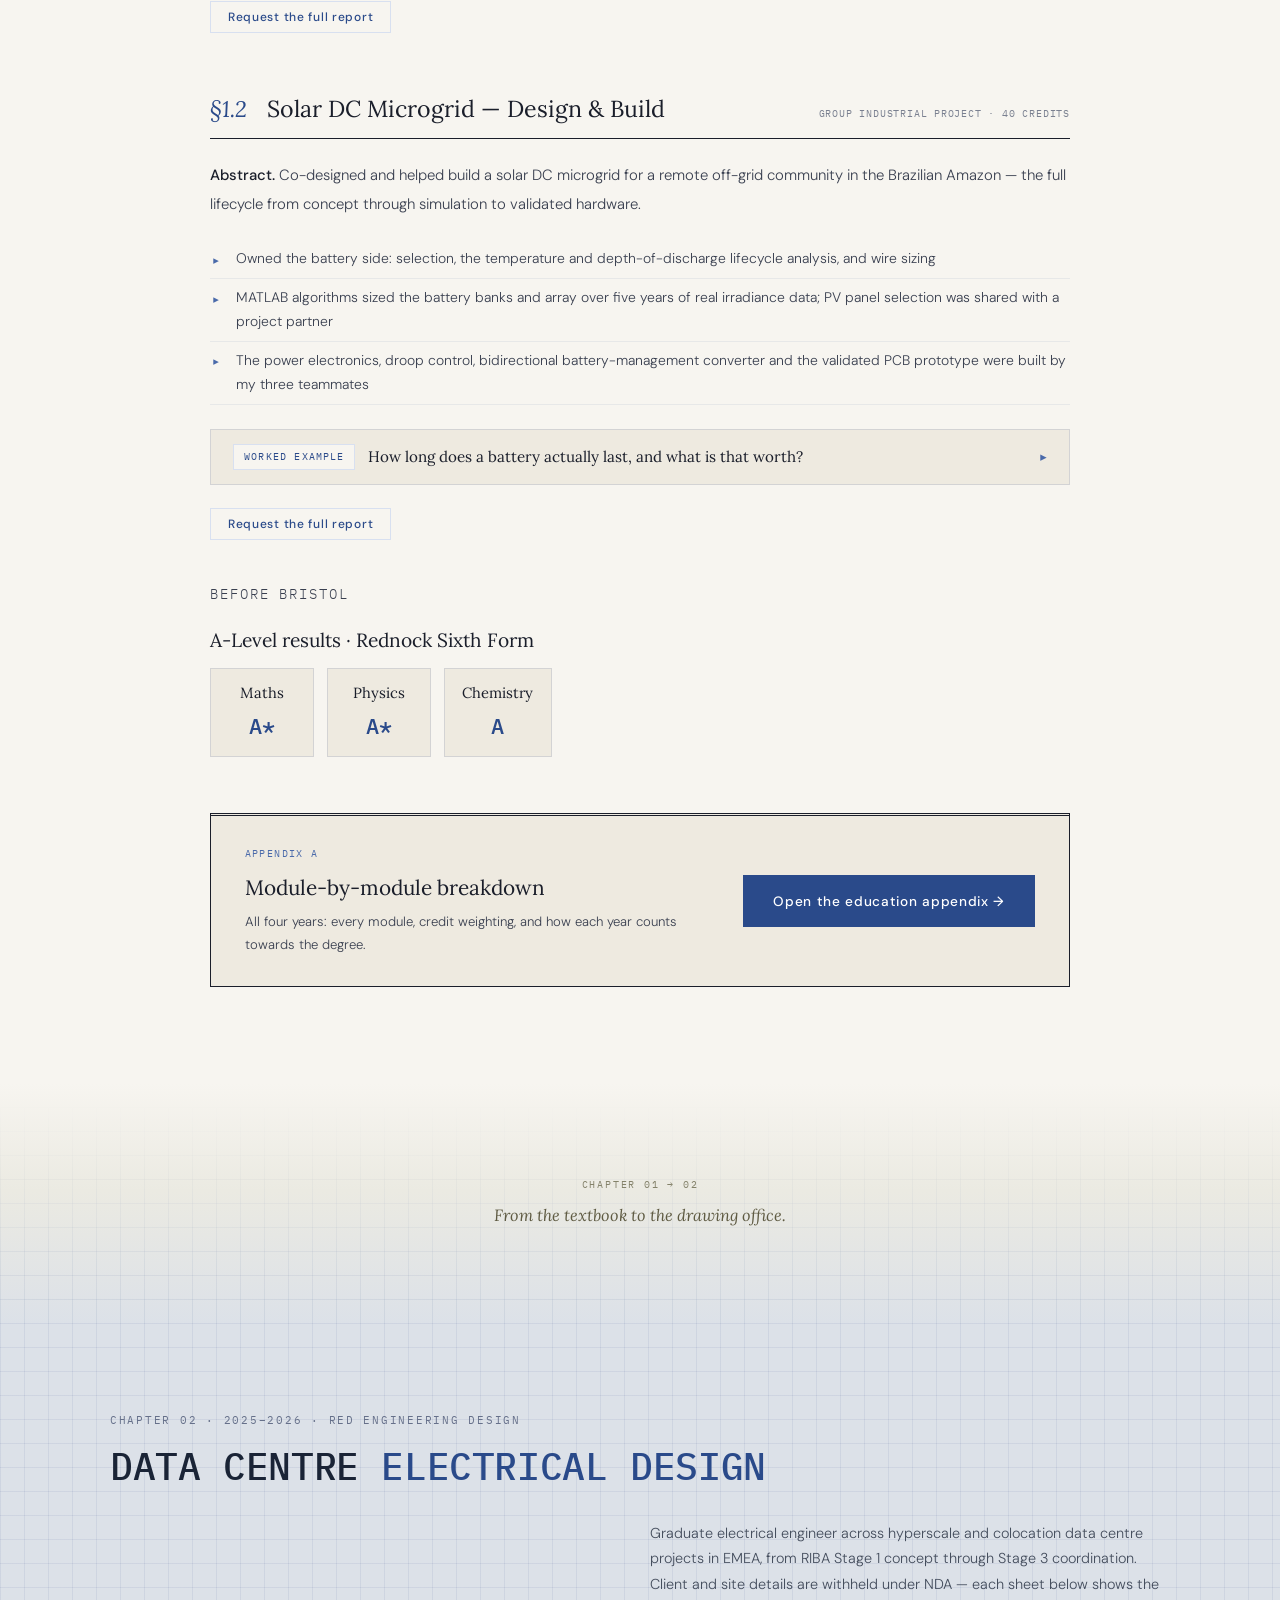
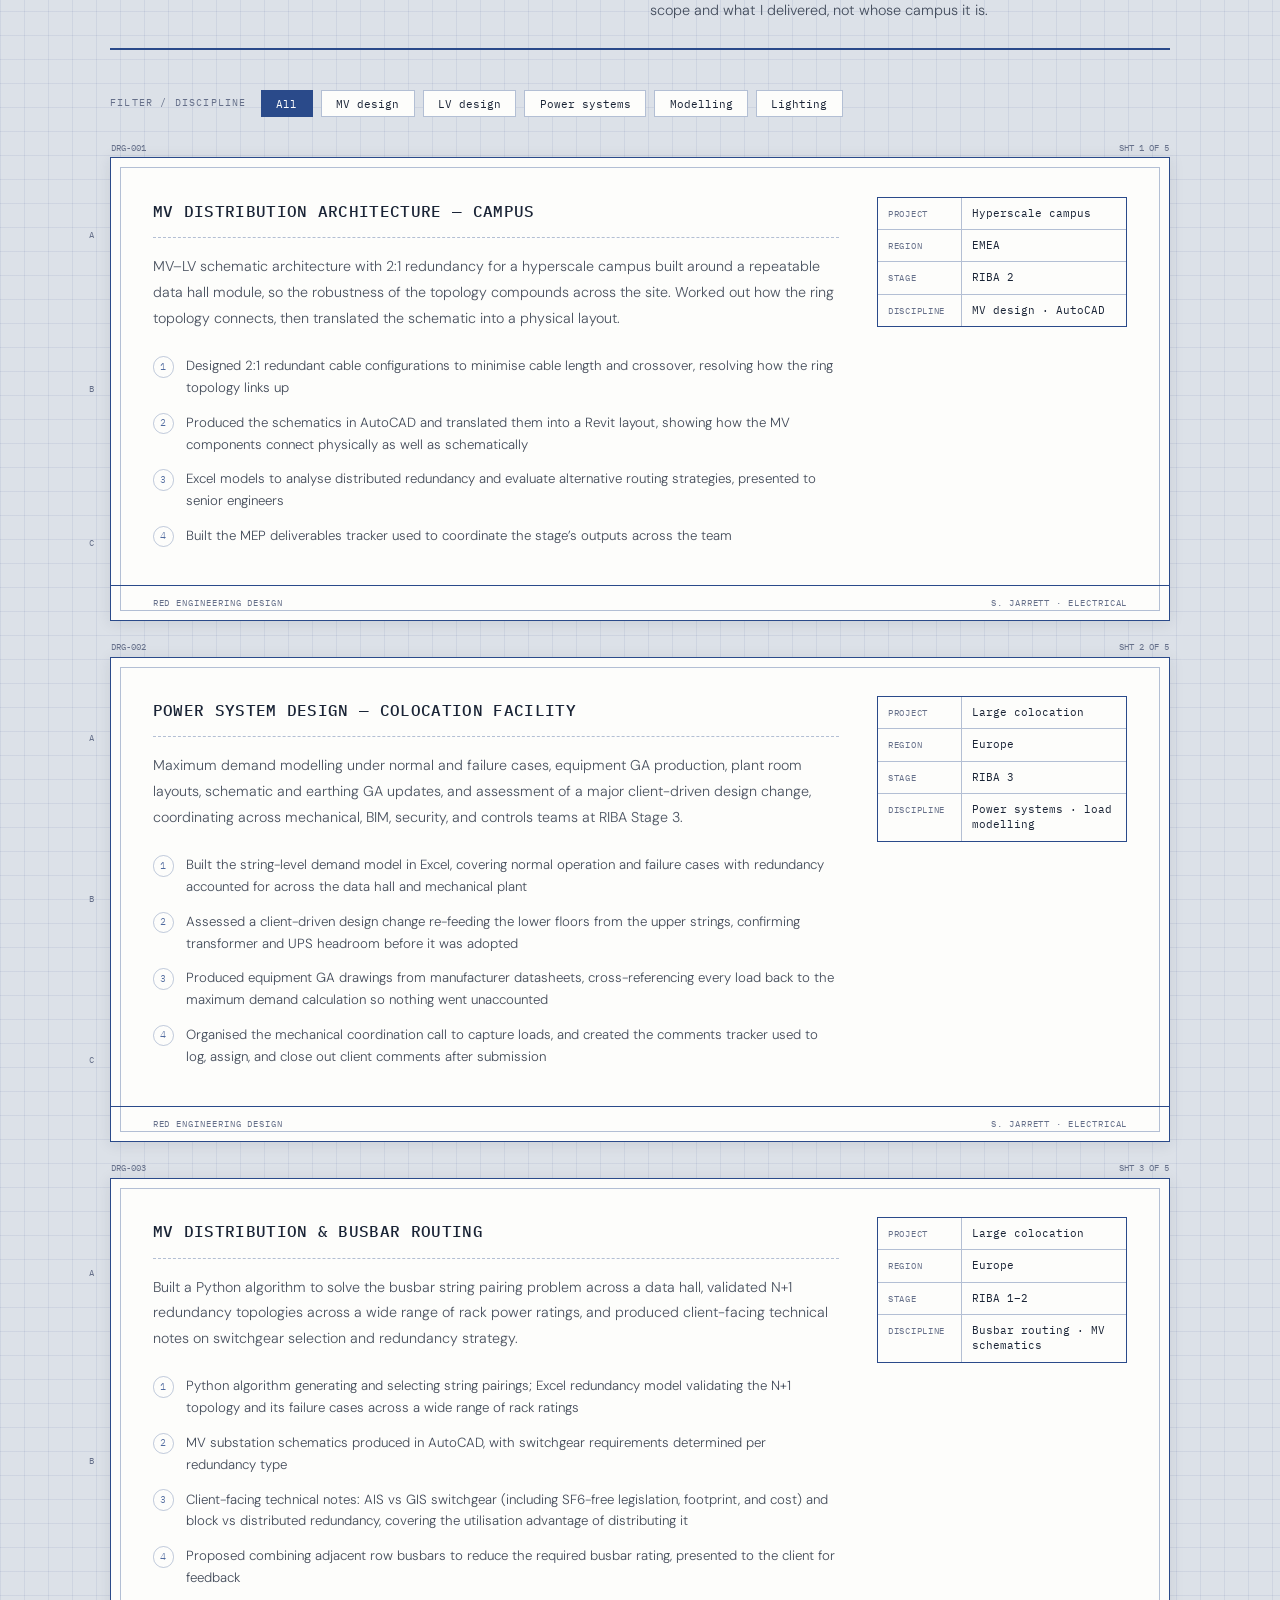
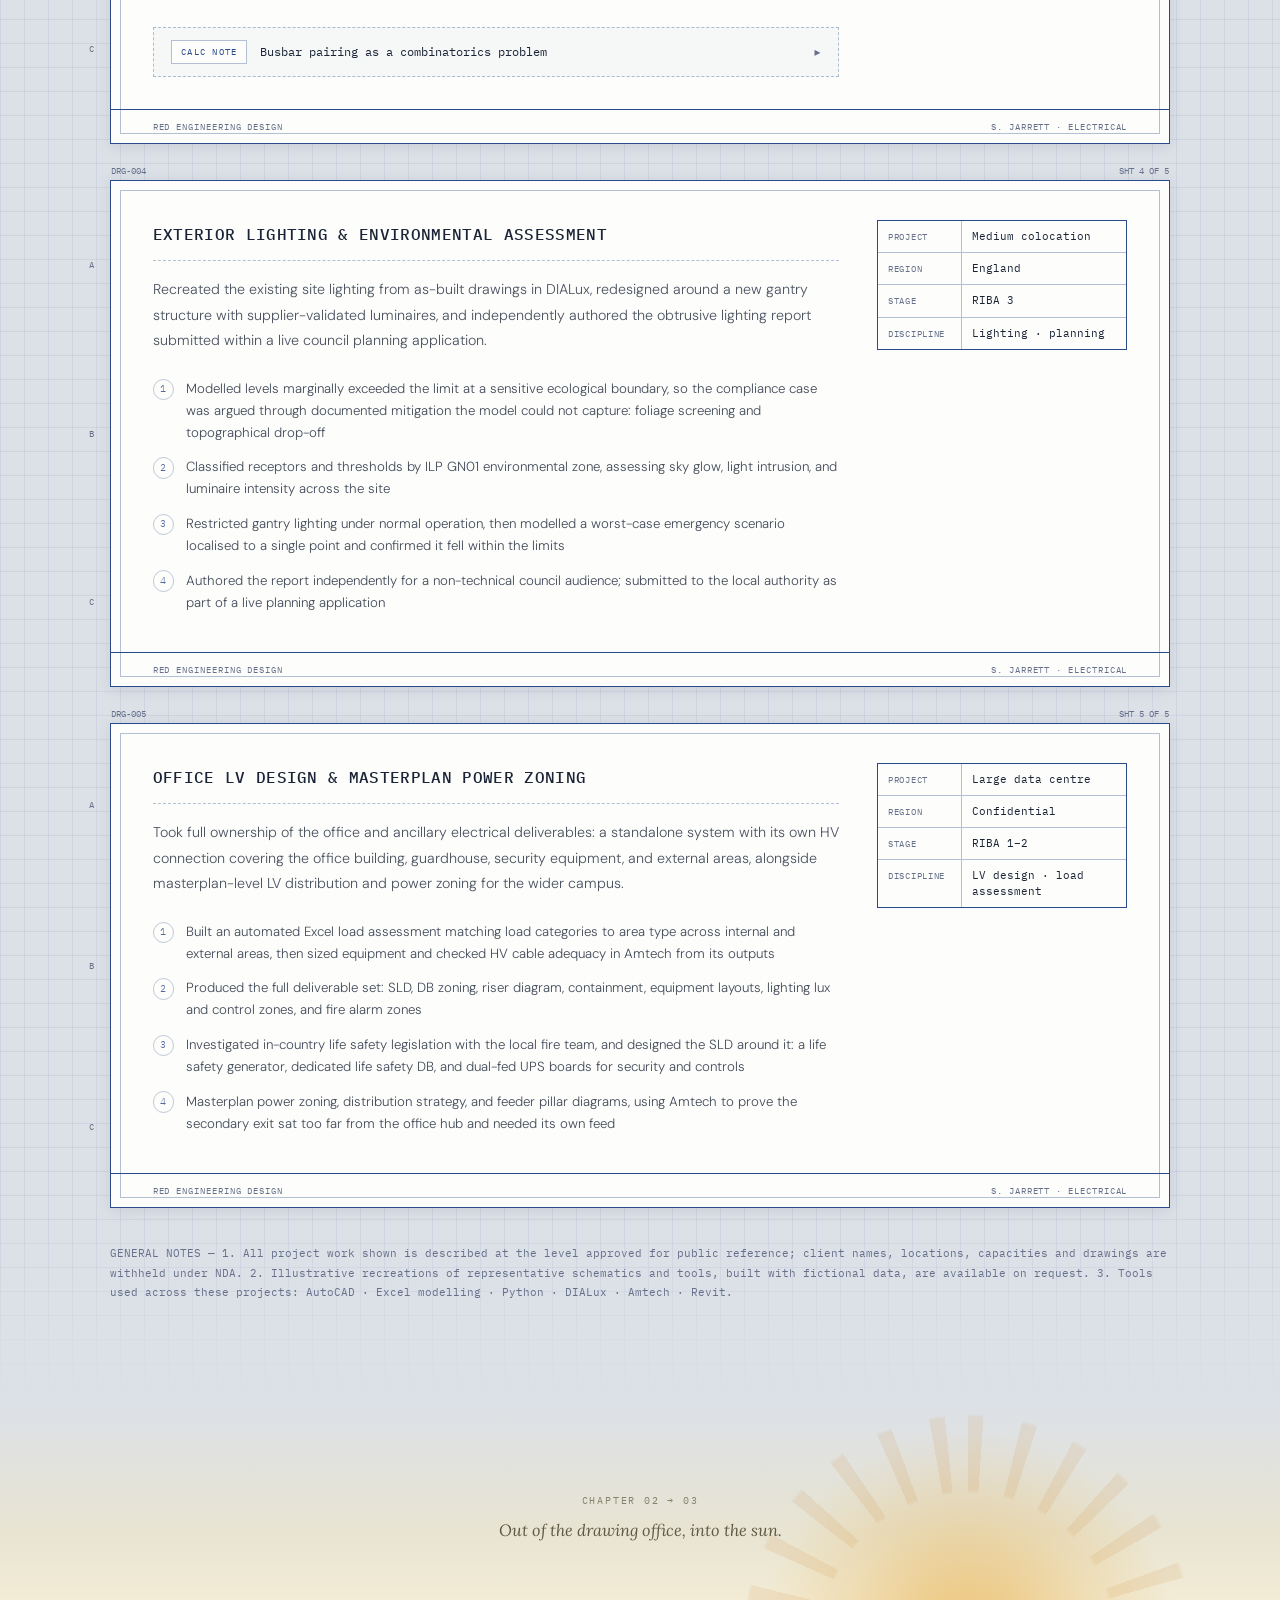
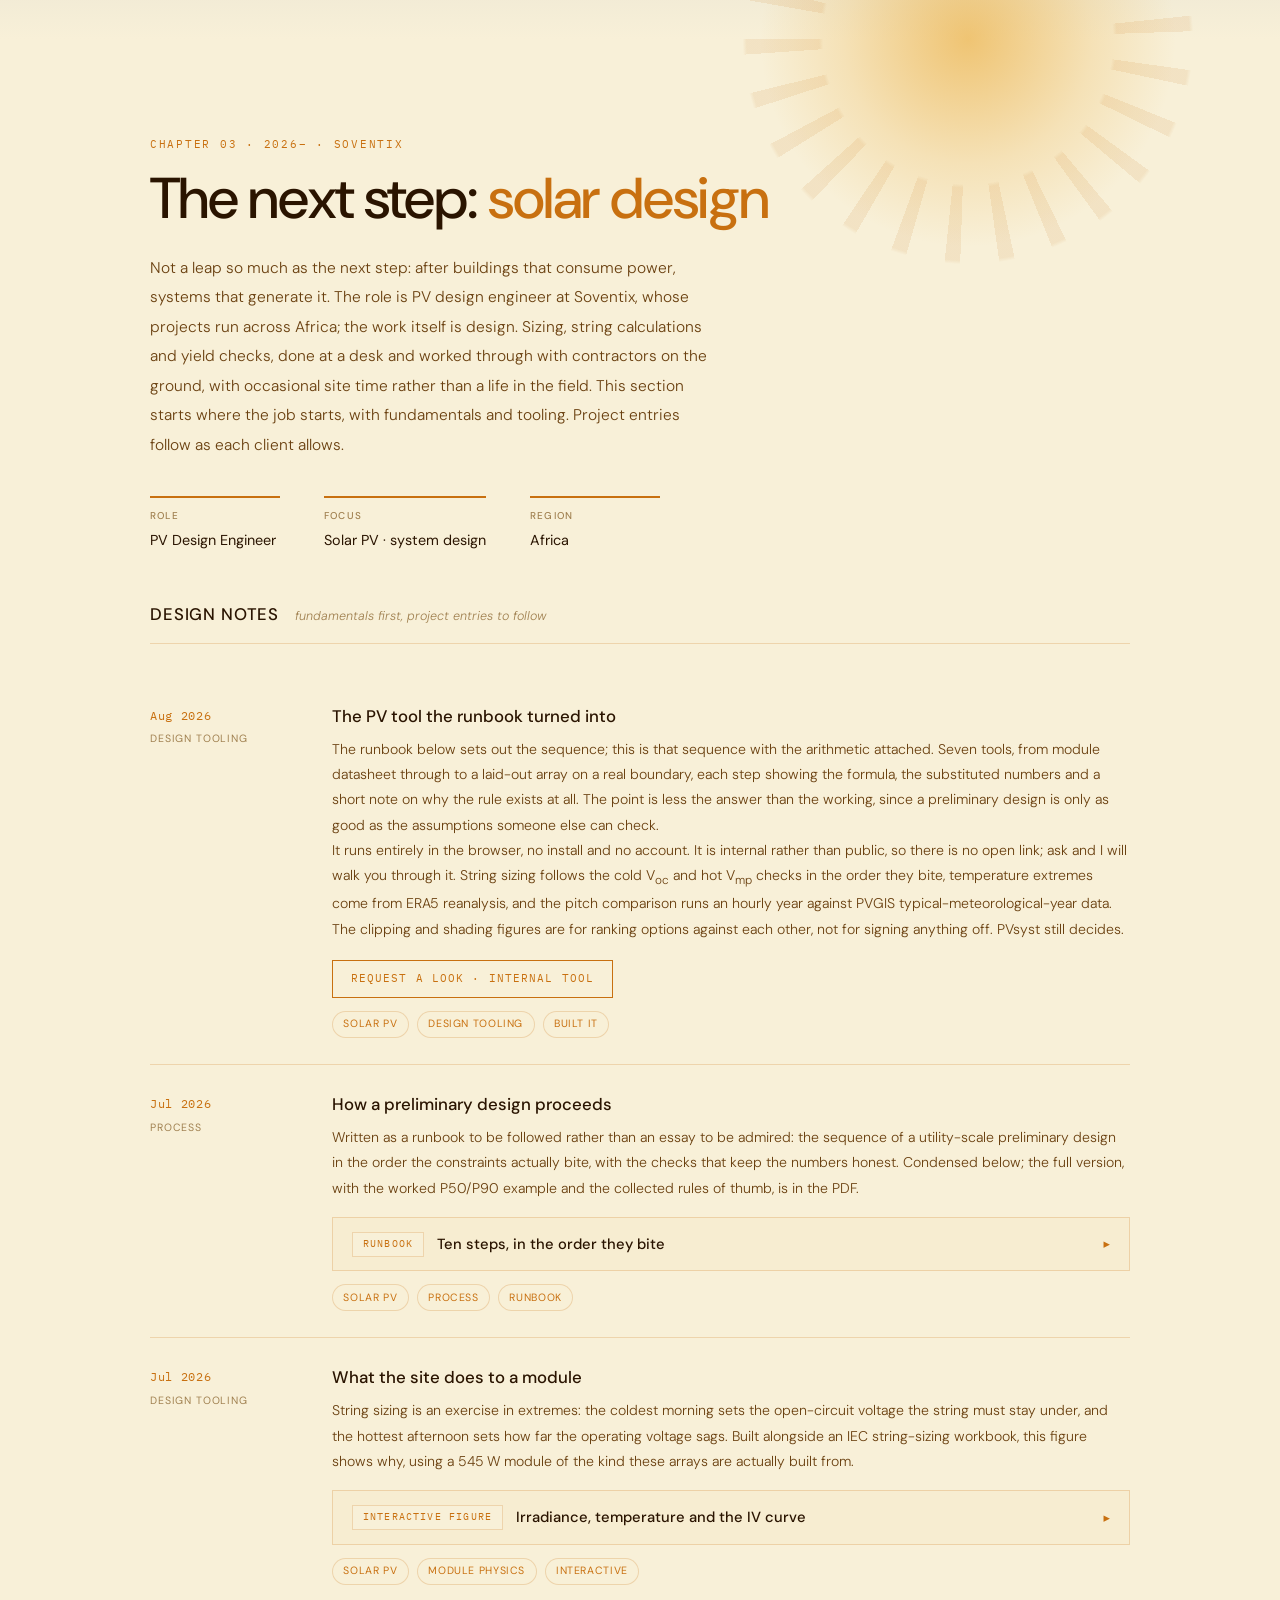
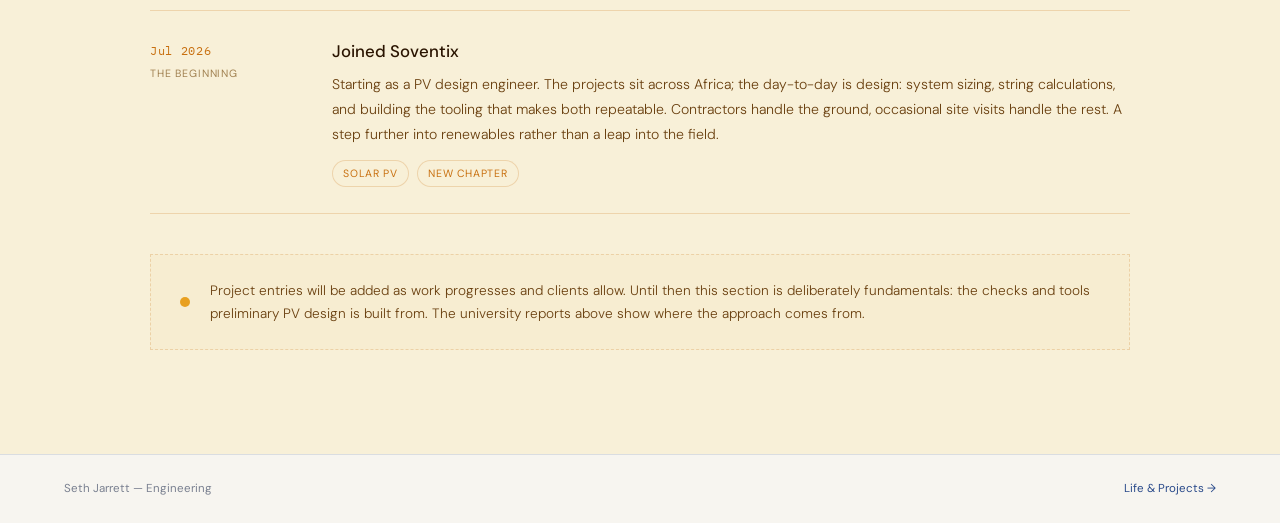
<file: engineering.html>
<!DOCTYPE html>
<html lang="en">
<head>
<meta charset="UTF-8">
<meta name="viewport" content="width=device-width, initial-scale=1.0">
<title>Engineering &mdash; Seth Jarrett</title>
<link rel="preconnect" href="https://fonts.googleapis.com">
<link href="https://fonts.googleapis.com/css2?family=Lora:ital,wght@0,400;0,500;1,400&family=DM+Sans:opsz,wght@9..40,300;9..40,400;9..40,500&family=IBM+Plex+Mono:wght@400;500&display=swap" rel="stylesheet">
<link rel="stylesheet" href="style.css">
<style>
/* ============================================================
   ENGINEERING — three chapters, three visual languages
   Ch.01 University  — textbook (cream paper, serif, figures)
   Ch.02 RED         — CAD drawing office (sheets, mono)
   Ch.03 Soventix    — sun & sand (warm, clean, field log)
   ============================================================ */
*,*::before,*::after{box-sizing:border-box;margin:0;padding:0;}
:root{
  --mono:'IBM Plex Mono',ui-monospace,monospace;
  /* CAD section */
  --cad-bg:#DCE1E8;--cad-sheet:#FDFDFB;--cad-line:#2A4A8A;--cad-line-soft:rgba(42,74,138,0.35);
  --cad-rule:rgba(42,74,138,0.18);--cad-ink:#1A2436;--cad-muted:#66708A;
  /* Soventix section */
  --sx-bg:#F8F0D8;--sx-bg2:#F3E8C8;--sx-ink:#2A1400;--sx-soft:#6A4010;--sx-muted:#A08050;
  --sx-orange:#C87010;--sx-sun:#E8A020;--sx-rule:rgba(200,112,16,0.22);
}
html{scroll-behavior:smooth;}
body{font-family:var(--sans);background:var(--eng-bg);color:var(--eng-ink);line-height:1.7;font-size:16px;}

/* ---------- shared shell ---------- */
nav{position:fixed;top:0;left:0;right:0;z-index:100;display:flex;justify-content:space-between;align-items:center;padding:1.25rem 4rem;background:rgba(247,245,240,0.97);backdrop-filter:blur(12px);border-bottom:1px solid var(--eng-rule);}
.nav-name{font-family:var(--serif);font-size:1.05rem;color:var(--eng-blue);text-decoration:none;}
.nav-links{display:flex;gap:2rem;list-style:none;}
.nav-links a{font-size:0.75rem;color:var(--eng-ink-muted);text-decoration:none;letter-spacing:0.08em;text-transform:uppercase;transition:color 0.25s;}
.nav-links a:hover,.nav-links a.active{color:var(--eng-blue);}

.page-header{min-height:48vh;display:flex;flex-direction:column;justify-content:flex-end;padding:9.5rem 4rem 3.5rem;position:relative;background-image:linear-gradient(rgba(42,74,138,0.07) 1px,transparent 1px),linear-gradient(90deg,rgba(42,74,138,0.07) 1px,transparent 1px);background-size:32px 32px;}
.page-header::after{content:'';position:absolute;left:0;right:0;bottom:0;height:180px;background:linear-gradient(to bottom,rgba(247,245,240,0),var(--eng-bg));pointer-events:none;}
.page-header>*{position:relative;z-index:1;}
.page-eyebrow{font-size:0.7rem;font-weight:500;letter-spacing:0.14em;text-transform:uppercase;color:var(--eng-blue-light);margin-bottom:1rem;}
.page-title{font-family:var(--serif);font-size:clamp(2.5rem,6vw,4.75rem);font-weight:400;line-height:1.0;color:var(--eng-ink);margin-bottom:1.75rem;}
.page-title em{font-style:italic;color:var(--eng-blue);}
.header-meta{display:flex;gap:3rem;flex-wrap:wrap;}
.meta-item{border-left:2px solid var(--eng-blue-pale);padding-left:1rem;max-width:300px;}
.meta-label{font-size:0.63rem;font-weight:500;letter-spacing:0.1em;text-transform:uppercase;color:var(--eng-ink-muted);margin-bottom:0.2rem;}
.meta-value{font-size:0.88rem;color:var(--eng-ink-soft);}

/* chapter nav — sticky, scrollspy */
.chapter-nav{position:sticky;top:69px;z-index:90;display:flex;gap:0.75rem;align-items:center;padding:1rem 4rem;background:rgba(247,245,240,0.92);backdrop-filter:blur(10px);border-bottom:1px solid rgba(42,74,138,0.10);flex-wrap:wrap;}
.ch-tab{display:flex;align-items:center;gap:0.6rem;padding:0.65rem 1.5rem;border:1.5px solid var(--eng-rule);background:var(--eng-bg);text-decoration:none;transition:all 0.2s;}
.ch-tab-num{font-family:var(--mono);font-size:0.65rem;color:var(--eng-ink-muted);}
.ch-tab-label{display:flex;flex-direction:column;line-height:1.25;}
.ch-tab-label strong{font-size:0.78rem;font-weight:500;letter-spacing:0.05em;text-transform:uppercase;color:var(--eng-ink-soft);}
.ch-tab-label span{font-size:0.62rem;color:var(--eng-ink-muted);font-weight:300;}
.ch-tab:hover{border-color:var(--eng-blue-light);}
.ch-tab[data-ch="uni"].current{border-color:var(--eng-blue);background:#EAF0FA;}
.ch-tab[data-ch="red"].current{border-color:#66708A;background:#E8ECF2;}
.ch-tab[data-ch="sx"].current{border-color:var(--sx-orange);background:#FBF2DC;}

.fade{opacity:0;transform:translateY(14px);transition:opacity 0.6s ease,transform 0.6s ease;}
.fade.in{opacity:1;transform:none;}

/* ============================================================
   CH.01 — UNIVERSITY · textbook
   ============================================================ */
.tb{padding:5.5rem 4rem 6rem;background:var(--eng-bg);position:relative;}
.tb-head{max-width:860px;margin:0 auto 3.5rem;text-align:left;border-bottom:3px double var(--eng-ink);padding-bottom:2rem;}
.tb-chapter{font-family:var(--mono);font-size:0.68rem;letter-spacing:0.16em;text-transform:uppercase;color:var(--eng-blue-light);margin-bottom:0.9rem;}
.tb-title{font-family:var(--serif);font-size:clamp(1.9rem,4vw,3rem);font-weight:400;color:var(--eng-ink);line-height:1.1;}
.tb-title em{font-style:italic;color:var(--eng-blue);}
.tb-lede{max-width:860px;margin:0 auto 1rem;font-size:0.95rem;color:var(--eng-ink-soft);font-weight:300;line-height:1.9;}
.tb-lede:first-letter{font-family:var(--serif);font-size:3.2rem;float:left;line-height:0.82;padding-right:0.55rem;padding-top:0.3rem;color:var(--eng-blue);}
.tb-stats{max-width:860px;margin:2.25rem auto 0;display:flex;gap:0;border:1px solid var(--eng-rule);}
.tb-stat{flex:1;padding:0.9rem 1.25rem;border-right:1px solid var(--eng-rule);}
.tb-stat:last-child{border-right:none;}
.tb-stat-num{font-family:var(--serif);font-size:1.3rem;color:var(--eng-blue);line-height:1.15;}
.tb-stat-label{font-size:0.62rem;letter-spacing:0.1em;text-transform:uppercase;color:var(--eng-ink-muted);margin-top:0.2rem;}

.tb-proj{max-width:860px;margin:3.5rem auto 0;position:relative;}
.tb-proj-rule{display:flex;align-items:baseline;gap:1.25rem;border-bottom:1px solid var(--eng-ink);padding-bottom:0.6rem;margin-bottom:1.4rem;}
.tb-sec-num{font-family:var(--serif);font-style:italic;font-size:1.4rem;color:var(--eng-blue);}
.tb-proj-title{font-family:var(--serif);font-size:1.45rem;font-weight:400;color:var(--eng-ink);}
.tb-proj-meta{margin-left:auto;font-family:var(--mono);font-size:0.62rem;letter-spacing:0.08em;text-transform:uppercase;color:var(--eng-ink-muted);white-space:nowrap;}
.tb-abstract{font-size:0.93rem;color:var(--eng-ink-soft);font-weight:300;line-height:1.9;margin-bottom:1.4rem;}
.tb-abstract strong{font-weight:500;color:var(--eng-ink);}
.tb-points{margin:0 0 1.5rem;padding-left:0;list-style:none;}
.tb-points li{font-size:0.87rem;color:var(--eng-ink-soft);font-weight:300;line-height:1.7;padding:0.45rem 0 0.45rem 1.6rem;position:relative;border-bottom:1px solid rgba(42,74,138,0.08);}
.tb-points li::before{content:'\25B8';position:absolute;left:0.2rem;color:var(--eng-blue-light);font-size:0.7rem;top:0.65rem;}

/* worked-example style expandable case study */
.tb-case{border:1px solid var(--eng-rule);background:var(--eng-bg2);margin-bottom:1.4rem;}
.tb-case summary{cursor:pointer;list-style:none;display:flex;align-items:center;gap:0.8rem;padding:0.9rem 1.4rem;user-select:none;}
.tb-case summary::-webkit-details-marker{display:none;}
.tb-case-label{font-family:var(--mono);font-size:0.62rem;letter-spacing:0.12em;text-transform:uppercase;color:var(--eng-blue);border:1px solid var(--eng-blue-pale);padding:0.2rem 0.6rem;background:var(--eng-bg);}
.tb-case-title{font-family:var(--serif);font-size:0.95rem;color:var(--eng-ink);}
.tb-case-arrow{margin-left:auto;color:var(--eng-blue-light);transition:transform 0.25s;font-size:0.8rem;}
.tb-case[open] .tb-case-arrow{transform:rotate(90deg);}
.tb-case-body{padding:0.4rem 1.4rem 1.5rem;border-top:1px solid var(--eng-rule);}
.tb-case-body p{font-size:0.87rem;color:var(--eng-ink-soft);font-weight:300;line-height:1.85;margin-top:1rem;}
.tb-fig{margin:1.4rem 0 0.4rem;border:1px solid var(--eng-rule);background:repeating-linear-gradient(45deg,var(--eng-bg),var(--eng-bg) 10px,var(--eng-bg2) 10px,var(--eng-bg2) 11px);padding:2.2rem 1.5rem;text-align:center;}
.tb-fig-cap{font-family:var(--serif);font-style:italic;font-size:0.8rem;color:var(--eng-ink-muted);}
.tb-figrow{display:grid;grid-template-columns:1fr 1fr;gap:1.1rem;margin:1.6rem 0 0.4rem;}
.tb-plot{border:1px solid var(--eng-rule);background:var(--eng-bg);padding:0.9rem 0.9rem 0.7rem;}
.tb-plot svg{display:block;width:100%;height:auto;}
.tb-plot-cap{font-family:var(--serif);font-style:italic;font-size:0.76rem;color:var(--eng-ink-muted);line-height:1.5;margin-top:0.6rem;}
.tb-plot-cap b{font-style:normal;font-weight:500;color:var(--eng-ink-soft);}
.plot-axis{stroke:var(--eng-ink-muted);stroke-width:1;}
.plot-grid{stroke:rgba(42,74,138,0.10);stroke-width:1;}
.plot-tick{font-family:var(--mono);font-size:8px;fill:var(--eng-ink-muted);}
.plot-axlabel{font-family:var(--sans);font-size:9px;fill:var(--eng-ink-soft);font-weight:500;}
.plot-legend{font-family:var(--sans);font-size:9px;fill:var(--eng-ink-soft);}
@media(max-width:680px){.tb-figrow{grid-template-columns:1fr;}}
.tb-actions{display:flex;gap:1rem;flex-wrap:wrap;}
.tb-btn{font-size:0.75rem;font-weight:500;letter-spacing:0.06em;color:var(--eng-blue);text-decoration:none;border:1px solid var(--eng-blue-pale);padding:0.45rem 1.05rem;background:none;cursor:pointer;font-family:var(--sans);transition:all 0.2s;}
.tb-btn:hover{background:rgba(42,74,138,0.08);border-color:var(--eng-blue);}
.tb-btn.ghost{color:var(--eng-ink-muted);border-color:var(--eng-rule);}
.tb-btn.ghost:hover{color:var(--eng-blue);}
.tb-appendix{max-width:860px;margin:3.5rem auto 0;border:1px solid var(--eng-ink);border-top:3px double var(--eng-ink);background:var(--eng-bg2);padding:1.9rem 2.1rem;display:flex;align-items:center;justify-content:space-between;gap:2rem;flex-wrap:wrap;}
.tb-appendix-eyebrow{font-family:var(--mono);font-size:0.62rem;letter-spacing:0.14em;text-transform:uppercase;color:var(--eng-blue-light);margin-bottom:0.4rem;}
.tb-appendix-title{font-family:var(--serif);font-size:1.3rem;font-weight:400;color:var(--eng-ink);margin-bottom:0.4rem;}
.tb-appendix-sub{font-size:0.82rem;color:var(--eng-ink-soft);font-weight:300;line-height:1.7;max-width:440px;}
.tb-appendix-btn{display:inline-block;font-size:0.85rem;font-weight:500;letter-spacing:0.05em;color:#fff;background:var(--eng-blue);text-decoration:none;padding:0.9rem 1.9rem;transition:background 0.2s;white-space:nowrap;}
.tb-appendix-btn:hover{background:var(--eng-blue-light);}
.tb-before{max-width:860px;margin:2.6rem auto 0;}
.tb-before-eyebrow{font-family:var(--mono);font-size:0.62rem;letter-spacing:0.14em;text-transform:uppercase;color:var(--eng-blue-light);margin-bottom:0.5rem;}
.tb-before h3{font-family:var(--serif);font-size:1.2rem;font-weight:400;color:var(--eng-ink);margin-bottom:0.7rem;}
.tb-before p{font-size:0.86rem;color:var(--eng-ink-soft);font-weight:300;line-height:1.8;max-width:560px;margin-bottom:1.1rem;}
.tb-alevels{display:flex;gap:0.8rem;flex-wrap:wrap;}
.tb-al{border:1px solid var(--eng-rule);background:var(--eng-bg2);padding:0.7rem 1.1rem;text-align:center;min-width:104px;}
.tb-al-subj{font-family:var(--serif);font-size:0.92rem;color:var(--eng-ink);}
.tb-al-grade{font-family:var(--mono);font-size:1.35rem;font-weight:500;color:var(--eng-blue);margin-top:0.2rem;}

/* interactive figure controls (§1.1 hub-height explorer) */
.tb-widget-controls{display:flex;flex-wrap:wrap;gap:1rem 2.2rem;margin:1.2rem 0 0.2rem;padding:0.9rem 1rem;border:1px solid var(--eng-rule);background:var(--eng-bg);}
.tb-widget-ctl{flex:1 1 190px;display:flex;flex-direction:column;gap:0.3rem;}
.tb-widget-ctl label{font-size:0.62rem;font-weight:500;letter-spacing:0.1em;text-transform:uppercase;color:var(--eng-ink-muted);}
.tb-widget-ctl label .whx-val{font-family:var(--serif);font-style:italic;font-size:0.85rem;letter-spacing:0;text-transform:none;color:var(--eng-blue);}
.tb-widget-ctl input[type=range]{width:100%;accent-color:var(--eng-blue);}
.tb-widget-ctl select{font-family:var(--sans);font-size:0.8rem;color:var(--eng-ink-soft);background:var(--eng-bg);border:1px solid var(--eng-rule);padding:0.35rem 0.5rem;}
.tb-widget-reads{display:flex;flex-wrap:wrap;border:1px solid var(--eng-rule);background:var(--eng-bg);margin:1.2rem 0 0;}
.tb-widget-read{flex:1 1 130px;padding:0.7rem 0.9rem;border-right:1px solid var(--eng-rule);text-align:center;}
.tb-widget-read:last-child{border-right:none;}
.tb-widget-read-num{font-family:var(--serif);font-size:1.15rem;color:var(--eng-blue);line-height:1.2;}
.tb-widget-read-label{font-size:0.6rem;letter-spacing:0.1em;text-transform:uppercase;color:var(--eng-ink-muted);margin-top:0.15rem;}

/* ============================================================
   CH.02 — RED · CAD drawing office
   ============================================================ */
.cad{padding:5.5rem 4rem 6rem;background:var(--cad-bg);background-image:linear-gradient(rgba(42,74,138,0.08) 1px,transparent 1px),linear-gradient(90deg,rgba(42,74,138,0.08) 1px,transparent 1px);background-size:24px 24px;position:relative;}
.cad::after{content:'';position:absolute;left:0;right:0;bottom:0;height:170px;background:linear-gradient(to bottom,rgba(220,225,232,0),var(--cad-bg));pointer-events:none;}
.cad>*{position:relative;z-index:1;}
.cad-head{max-width:1060px;margin:0 auto 2.5rem;display:flex;flex-wrap:wrap;align-items:flex-end;gap:2rem;border-bottom:2px solid var(--cad-line);padding-bottom:1.5rem;}
.cad-chapter{font-family:var(--mono);font-size:0.68rem;letter-spacing:0.16em;text-transform:uppercase;color:var(--cad-muted);margin-bottom:0.9rem;}
.cad-title{font-family:var(--mono);font-size:clamp(1.5rem,3.5vw,2.4rem);font-weight:500;color:var(--cad-ink);letter-spacing:-0.01em;line-height:1.15;text-transform:uppercase;}
.cad-title span{color:var(--cad-line);}
.cad-intro{max-width:520px;font-size:0.9rem;color:var(--cad-ink);opacity:0.78;font-weight:300;line-height:1.8;margin-left:auto;}

/* working filter */
.cad-filter{max-width:1060px;margin:0 auto 2.5rem;display:flex;gap:0.5rem;flex-wrap:wrap;align-items:center;}
.cad-filter-label{font-family:var(--mono);font-size:0.62rem;letter-spacing:0.12em;text-transform:uppercase;color:var(--cad-muted);margin-right:0.4rem;}
.cad-chip{font-family:var(--mono);font-size:0.68rem;padding:0.35rem 0.9rem;border:1px solid var(--cad-line-soft);color:var(--cad-ink);background:var(--cad-sheet);cursor:pointer;transition:all 0.2s;}
.cad-chip:hover{border-color:var(--cad-line);}
.cad-chip.on{background:var(--cad-line);color:#fff;border-color:var(--cad-line);}

/* drawing sheet */
.cad-sheets{max-width:1060px;margin:0 auto;display:flex;flex-direction:column;gap:2.25rem;}
.sheet{background:var(--cad-sheet);border:1.5px solid var(--cad-line);position:relative;padding:2.4rem 2.6rem 0;box-shadow:0 2px 14px rgba(26,36,54,0.10);transition:opacity 0.3s,transform 0.3s;}
.sheet::after{content:'';position:absolute;inset:9px;border:0.5px solid var(--cad-line-soft);pointer-events:none;}
.sheet.dim{opacity:0.22;}
/* corner ticks */
.tick{position:absolute;font-family:var(--mono);font-size:0.58rem;color:var(--cad-muted);}
.tick.tl{top:-1.15rem;left:0;}
.tick.tr{top:-1.15rem;right:0;}
.sheet-grid-letters{position:absolute;left:-1.4rem;top:0;bottom:0;display:flex;flex-direction:column;justify-content:space-around;}
.sheet-grid-letters span{font-family:var(--mono);font-size:0.58rem;color:var(--cad-muted);}
.sheet-inner{display:grid;grid-template-columns:1fr 250px;gap:2.4rem;position:relative;z-index:1;}
.sheet-name{font-family:var(--mono);font-size:1.02rem;font-weight:500;color:var(--cad-ink);text-transform:uppercase;letter-spacing:0.02em;padding-bottom:0.8rem;margin-bottom:1rem;border-bottom:1px dashed var(--cad-line-soft);}
.sheet-desc{font-size:0.89rem;color:var(--cad-ink);opacity:0.78;font-weight:300;line-height:1.8;margin-bottom:1.1rem;}
.sheet-notes{list-style:none;margin-bottom:2rem;}
.sheet-notes li{font-size:0.83rem;color:var(--cad-ink);opacity:0.82;font-weight:300;line-height:1.65;padding:0.4rem 0 0.4rem 2.1rem;position:relative;}
.sheet-notes li::before{content:attr(data-n);position:absolute;left:0;top:0.45rem;font-family:var(--mono);font-size:0.62rem;color:var(--cad-line);border:1px solid var(--cad-line-soft);width:1.35rem;height:1.35rem;display:flex;align-items:center;justify-content:center;border-radius:50%;}
/* calc note — expandable worked example on a drawing sheet */
.cad-calc{margin:0 0 2rem;border:1px dashed var(--cad-line-soft);background:rgba(42,74,138,0.03);}
.cad-calc summary{cursor:pointer;list-style:none;display:flex;align-items:center;gap:0.8rem;padding:0.75rem 1.1rem;user-select:none;}
.cad-calc summary::-webkit-details-marker{display:none;}
.cad-calc-label{font-family:var(--mono);font-size:0.58rem;letter-spacing:0.14em;text-transform:uppercase;color:var(--cad-line);border:1px solid var(--cad-line-soft);padding:0.18rem 0.55rem;background:var(--cad-sheet);}
.cad-calc-title{font-family:var(--mono);font-size:0.78rem;color:var(--cad-ink);}
.cad-calc-arrow{margin-left:auto;color:var(--cad-muted);transition:transform 0.25s;font-size:0.75rem;}
.cad-calc[open] .cad-calc-arrow{transform:rotate(90deg);}
.cad-calc-body{padding:0.2rem 1.1rem 1.2rem;border-top:1px dashed var(--cad-line-soft);}
.cad-calc-body p{font-size:0.84rem;color:var(--cad-ink);opacity:0.82;font-weight:300;line-height:1.8;margin-top:0.9rem;}
.cad-calc-note{font-family:var(--mono);font-size:0.62rem;color:var(--cad-muted);margin-top:0.9rem;letter-spacing:0.04em;}
.cad-fig{margin:1.3rem 0 0.4rem;border:1px dashed var(--cad-line-soft);background:rgba(253,253,251,0.5);padding:1rem 0.8rem 0.6rem;}
.cad-fig svg{display:block;width:100%;height:auto;}
.cad-fig-cap{font-family:var(--mono);font-size:0.6rem;color:var(--cad-muted);letter-spacing:0.04em;margin-top:0.6rem;text-align:center;}
.cf-ring{stroke:var(--cad-line);stroke-width:1.4;fill:none;}
.cf-str{stroke:var(--cad-line);stroke-width:1.2;}
.cf-str-s{stroke:var(--cad-muted);stroke-width:1.2;}
.cf-hall{fill:none;stroke:var(--cad-line-soft);stroke-width:1.2;}
.cf-lab{font-family:var(--mono);font-size:9px;fill:var(--cad-ink);}
.cf-lab-b{font-family:var(--mono);font-size:9px;fill:var(--cad-line);font-weight:500;}
.cf-mut{font-family:var(--mono);font-size:8px;fill:var(--cad-muted);}
.cf-ok{stroke:var(--cad-line);stroke-width:1.8;fill:none;}
.cf-bad{stroke:#B04A2A;stroke-width:1.8;fill:none;stroke-dasharray:4 2;}
.cf-okt{font-family:var(--mono);font-size:8px;fill:var(--cad-line);}
.cf-badt{font-family:var(--mono);font-size:8px;fill:#B04A2A;}

/* title block */
.titleblock{border:1px solid var(--cad-line);align-self:start;background:var(--cad-sheet);}
.tb-row{display:grid;grid-template-columns:84px 1fr;border-bottom:1px solid var(--cad-line-soft);}
.tb-row:last-child{border-bottom:none;}
.tb-row dt{font-family:var(--mono);font-size:0.56rem;letter-spacing:0.08em;text-transform:uppercase;color:var(--cad-muted);padding:0.5rem 0.6rem;border-right:1px solid var(--cad-line-soft);}
.tb-row dd{font-family:var(--mono);font-size:0.66rem;color:var(--cad-ink);padding:0.5rem 0.6rem;line-height:1.45;}
.sheet-strip{margin:0 -2.6rem;padding:0.55rem 2.6rem;border-top:1px solid var(--cad-line);display:flex;justify-content:space-between;align-items:center;font-family:var(--mono);font-size:0.58rem;letter-spacing:0.1em;text-transform:uppercase;color:var(--cad-muted);}
.cad-note{max-width:1060px;margin:2.25rem auto 0;font-family:var(--mono);font-size:0.68rem;color:var(--cad-muted);line-height:1.8;}

/* ============================================================
   transition — out of the drawing office, into the sun
   ============================================================ */
.ch-blend{height:240px;display:flex;flex-direction:column;align-items:center;justify-content:center;gap:0.5rem;position:relative;}
.ch-blend>span{position:relative;z-index:1;}
.blend-uni-cad{background:linear-gradient(to bottom,var(--eng-bg) 0%,#EBEAE2 45%,var(--cad-bg) 100%);}
.blend-uni-cad::before{content:'';position:absolute;inset:0;background-image:linear-gradient(rgba(42,74,138,0.08) 1px,transparent 1px),linear-gradient(90deg,rgba(42,74,138,0.08) 1px,transparent 1px);background-size:24px 24px;-webkit-mask-image:linear-gradient(to bottom,transparent 8%,black 92%);mask-image:linear-gradient(to bottom,transparent 8%,black 92%);pointer-events:none;}
.blend-cad-sx{background:linear-gradient(to bottom,var(--cad-bg) 0%,#E8E4D2 55%,var(--sx-bg) 100%);}
.ch-blend-num{font-family:var(--mono);font-size:0.62rem;letter-spacing:0.18em;text-transform:uppercase;color:#84826A;}
.ch-blend-line{font-family:var(--serif);font-style:italic;font-size:1.02rem;color:#5E5A42;}

/* ============================================================
   CH.03 — SOVENTIX · sun & sand
   ============================================================ */
.sx{background:var(--sx-bg);position:relative;overflow:visible;padding:6rem 4rem 6.5rem;}
/* sun on the horizon — section signature */
.sx-sun{position:absolute;top:-210px;right:8%;width:420px;height:420px;border-radius:50%;background:radial-gradient(circle,rgba(232,160,32,0.55) 0%,rgba(232,160,32,0.18) 42%,transparent 70%);pointer-events:none;}
.sx-sun::after{content:'';position:absolute;inset:-60px;border-radius:50%;background:repeating-conic-gradient(from 0deg,rgba(200,112,16,0.10) 0deg 4deg,transparent 4deg 14deg);-webkit-mask:radial-gradient(circle,transparent 38%,#000 39%,#000 58%,transparent 59%);mask:radial-gradient(circle,transparent 38%,#000 39%,#000 58%,transparent 59%);}
.sx-head{max-width:980px;margin:0 auto 3rem;position:relative;z-index:1;}
.sx-chapter{font-family:var(--mono);font-size:0.68rem;letter-spacing:0.16em;text-transform:uppercase;color:var(--sx-orange);margin-bottom:1rem;}
.sx-title{font-size:clamp(2.1rem,5vw,3.6rem);font-weight:500;color:var(--sx-ink);line-height:1.05;letter-spacing:-0.02em;margin-bottom:1.5rem;max-width:640px;}
.sx-title em{font-style:normal;color:var(--sx-orange);}
.sx-lede{max-width:560px;font-size:0.97rem;color:var(--sx-soft);font-weight:300;line-height:1.9;}
.sx-meta{display:flex;gap:2.75rem;flex-wrap:wrap;margin-top:2.25rem;}
.sx-meta-item{border-top:2px solid var(--sx-orange);padding-top:0.6rem;min-width:130px;}
.sx-meta-label{font-size:0.62rem;font-weight:500;letter-spacing:0.12em;text-transform:uppercase;color:var(--sx-muted);}
.sx-meta-value{font-size:0.9rem;color:var(--sx-ink);margin-top:0.2rem;}

/* field log */
.sx-log{max-width:980px;margin:0 auto;position:relative;z-index:1;}
.sx-log-title{display:flex;align-items:baseline;gap:1rem;margin-bottom:2rem;border-bottom:1px solid var(--sx-rule);padding-bottom:0.9rem;}
.sx-log-title h3{font-size:1.05rem;font-weight:500;letter-spacing:0.05em;text-transform:uppercase;color:var(--sx-ink);}
.sx-log-title span{font-size:0.78rem;color:var(--sx-muted);font-weight:300;font-style:italic;}
.sx-entry{display:grid;grid-template-columns:150px 1fr;gap:2rem;padding:1.6rem 0;border-bottom:1px solid var(--sx-rule);}
.sx-date{font-family:var(--mono);font-size:0.72rem;color:var(--sx-orange);letter-spacing:0.06em;padding-top:0.25rem;}
.sx-date small{display:block;font-family:var(--sans);font-size:0.66rem;color:var(--sx-muted);letter-spacing:0.08em;text-transform:uppercase;margin-top:0.3rem;}
.sx-entry-title{font-size:1.05rem;font-weight:500;color:var(--sx-ink);margin-bottom:0.4rem;}
.sx-entry-body{font-size:0.88rem;color:var(--sx-soft);font-weight:300;line-height:1.8;}
.sx-tags{display:flex;gap:0.5rem;flex-wrap:wrap;margin-top:0.8rem;}
.sx-tag{font-size:0.66rem;letter-spacing:0.06em;text-transform:uppercase;color:var(--sx-orange);border:1px solid var(--sx-rule);padding:0.22rem 0.65rem;border-radius:999px;background:rgba(248,240,216,0.6);}
/* empty / upcoming state */
.sx-entry.upcoming{opacity:0.75;}
.sx-entry.upcoming .sx-entry-title{color:var(--sx-soft);}
.sx-entry.upcoming .sx-date{color:var(--sx-muted);}
.sx-coming{max-width:980px;margin:2.5rem auto 0;position:relative;z-index:1;border:1.5px dashed var(--sx-rule);padding:1.5rem 1.8rem;display:flex;align-items:center;gap:1.25rem;background:rgba(243,232,200,0.45);}
.sx-coming-dot{width:10px;height:10px;border-radius:50%;background:var(--sx-sun);flex-shrink:0;animation:sxpulse 2.4s ease-in-out infinite;}
@keyframes sxpulse{0%,100%{box-shadow:0 0 0 0 rgba(232,160,32,0.45);}50%{box-shadow:0 0 0 9px rgba(232,160,32,0);}}
.sx-coming p{font-size:0.85rem;color:var(--sx-soft);font-weight:300;line-height:1.7;}

/* Soventix interactive: module IV and PV explorer */
.sx-case{border:1px solid var(--sx-rule);background:rgba(243,232,200,0.45);margin-top:1rem;}
.sx-case summary{cursor:pointer;list-style:none;display:flex;align-items:center;gap:0.8rem;padding:0.85rem 1.2rem;user-select:none;}
.sx-case summary::-webkit-details-marker{display:none;}
.sx-case-label{font-family:var(--mono);font-size:0.62rem;letter-spacing:0.12em;text-transform:uppercase;color:var(--sx-orange);border:1px solid var(--sx-rule);padding:0.2rem 0.6rem;background:var(--sx-bg);}
.sx-case-title{font-size:0.92rem;font-weight:500;color:var(--sx-ink);}
.sx-case-arrow{margin-left:auto;color:var(--sx-orange);transition:transform 0.25s;font-size:0.8rem;}
.sx-case[open] .sx-case-arrow{transform:rotate(90deg);}
.sx-case-body{padding:0.4rem 1.2rem 1.4rem;border-top:1px solid var(--sx-rule);}
.sx-case-body p{font-size:0.86rem;color:var(--sx-soft);font-weight:300;line-height:1.8;margin-top:1rem;}
.sx-mod-line{font-family:var(--mono);font-size:0.66rem;letter-spacing:0.04em;color:var(--sx-muted);margin-top:0.9rem;}
.sx-widget-controls{display:flex;flex-wrap:wrap;gap:1rem 2.2rem;margin:1rem 0 0.2rem;padding:0.9rem 1rem;border:1px solid var(--sx-rule);background:var(--sx-bg);}
.sx-widget-ctl{flex:1 1 200px;display:flex;flex-direction:column;gap:0.3rem;}
.sx-widget-ctl label{font-size:0.62rem;font-weight:500;letter-spacing:0.1em;text-transform:uppercase;color:var(--sx-muted);}
.sx-widget-ctl label .pvw-val{font-family:var(--mono);font-size:0.8rem;letter-spacing:0;text-transform:none;color:var(--sx-orange);}
.sx-widget-ctl input[type=range]{width:100%;accent-color:var(--sx-orange);}
.sx-plot{border:1px solid var(--sx-rule);background:var(--sx-bg);padding:0.9rem 0.9rem 0.7rem;margin-top:1.1rem;}
.sx-plot svg{display:block;width:100%;height:auto;}
.sx-plot-cap{font-size:0.76rem;font-style:italic;color:var(--sx-muted);line-height:1.5;margin-top:0.6rem;}
.sx-plot-cap b{font-style:normal;font-weight:500;color:var(--sx-soft);}
.sxp-axis{stroke:var(--sx-soft);stroke-width:1;}
.sxp-grid{stroke:rgba(200,112,16,0.12);stroke-width:1;}
.sxp-tick{font-family:var(--mono);font-size:8px;fill:var(--sx-muted);}
.sxp-axlabel{font-family:var(--sans);font-size:9px;fill:var(--sx-soft);font-weight:500;}
.sxp-legend{font-family:var(--sans);font-size:9px;fill:var(--sx-soft);}
.sx-widget-reads{display:flex;flex-wrap:wrap;border:1px solid var(--sx-rule);background:var(--sx-bg);margin:1.1rem 0 0;}
.sx-widget-read{flex:1 1 110px;padding:0.7rem 0.8rem;border-right:1px solid var(--sx-rule);text-align:center;}
.sx-widget-read:last-child{border-right:none;}
.sx-widget-read-num{font-family:var(--mono);font-size:1.05rem;color:var(--sx-orange);line-height:1.2;}
.sx-widget-read-label{font-size:0.6rem;letter-spacing:0.1em;text-transform:uppercase;color:var(--sx-muted);margin-top:0.15rem;}
.sx-steps{margin:1rem 0 0;padding-left:1.4rem;}
.sx-steps li{font-size:0.86rem;color:var(--sx-soft);font-weight:300;line-height:1.7;margin-bottom:0.55rem;}
.sx-steps li b{font-weight:500;color:var(--sx-ink);}
.sx-btn{display:inline-block;margin-top:1.1rem;font-family:var(--mono);font-size:0.7rem;letter-spacing:0.1em;text-transform:uppercase;color:var(--sx-orange);border:1px solid var(--sx-orange);background:var(--sx-bg);padding:0.55rem 1.1rem;text-decoration:none;transition:background 0.2s,color 0.2s;}
.sx-btn:hover{background:var(--sx-orange);color:var(--sx-bg);}

/* ---------- footer ---------- */
footer{padding:1.5rem 4rem;border-top:1px solid var(--eng-rule);display:flex;justify-content:space-between;background:var(--eng-bg);}
.footer-text{font-size:0.72rem;color:var(--eng-ink-muted);}
.footer-link{font-size:0.72rem;color:var(--eng-blue);text-decoration:none;}
.footer-link:hover{text-decoration:underline;}

/* ---------- modal ---------- */
.modal-overlay{display:none;position:fixed;inset:0;background:rgba(26,30,42,0.55);z-index:500;align-items:center;justify-content:center;backdrop-filter:blur(4px);}
.modal-overlay.open{display:flex;}
.modal{background:var(--eng-bg);border:1px solid var(--eng-rule);padding:2.5rem;max-width:480px;width:90%;position:relative;}
.modal-title{font-family:var(--serif);font-size:1.15rem;color:var(--eng-ink);margin-bottom:0.5rem;}
.modal-sub{font-size:0.82rem;color:var(--eng-ink-muted);line-height:1.65;margin-bottom:1.75rem;}
.modal-field{margin-bottom:1rem;}
.modal-field label{display:block;font-size:0.7rem;font-weight:500;letter-spacing:0.08em;text-transform:uppercase;color:var(--eng-ink-muted);margin-bottom:0.4rem;}
.modal-field input,.modal-field textarea,.modal-field select{width:100%;font-family:var(--sans);font-size:0.85rem;color:var(--eng-ink);background:var(--eng-bg2);border:1px solid var(--eng-rule);padding:0.6rem 0.85rem;outline:none;transition:border-color 0.2s;}
.modal-field input:focus,.modal-field textarea:focus,.modal-field select:focus{border-color:var(--eng-blue);}
.modal-field textarea{resize:vertical;min-height:80px;}
.modal-actions{display:flex;gap:0.75rem;margin-top:1.5rem;}
.btn-primary{font-size:0.78rem;font-weight:500;letter-spacing:0.06em;color:#fff;background:var(--eng-blue);border:none;padding:0.6rem 1.4rem;cursor:pointer;transition:background 0.2s;font-family:var(--sans);}
.btn-primary:hover{background:var(--eng-blue-light);}
.btn-primary:disabled{opacity:0.55;cursor:wait;}
.btn-ghost{font-size:0.78rem;color:var(--eng-ink-muted);background:none;border:1px solid var(--eng-rule);padding:0.6rem 1.1rem;cursor:pointer;transition:all 0.2s;font-family:var(--sans);}
.btn-ghost:hover{border-color:var(--eng-ink-muted);color:var(--eng-ink);}
.modal-close{position:absolute;top:1rem;right:1.25rem;font-size:1.1rem;color:var(--eng-ink-muted);background:none;border:none;cursor:pointer;line-height:1;}
.modal-close:hover{color:var(--eng-ink);}
.modal-success{display:none;text-align:center;padding:1rem 0;}
.modal-success.show{display:block;}
.modal-success-icon{font-size:2rem;margin-bottom:0.75rem;color:var(--eng-blue);}
.modal-success p{font-size:0.88rem;color:var(--eng-ink-soft);}
.modal-error{display:none;font-size:0.78rem;color:#A83434;margin-top:0.9rem;line-height:1.6;}
.modal-error.show{display:block;}

/* ---------- a11y & motion ---------- */
a:focus-visible,button:focus-visible,summary:focus-visible,input:focus-visible,select:focus-visible,textarea:focus-visible{outline:2px solid var(--eng-blue);outline-offset:2px;}
@media(prefers-reduced-motion:reduce){
  html{scroll-behavior:auto;}
  .fade{opacity:1;transform:none;transition:none;}
  .sx-coming-dot{animation:none;}
}

/* ---------- responsive ---------- */
@media(max-width:920px){
  nav{padding:1rem 1.5rem;}
  .page-header{padding:8rem 1.5rem 3rem;}
  .chapter-nav{padding:0.85rem 1.5rem;top:65px;}
  .ch-tab{padding:0.5rem 0.9rem;}
  .ch-tab-label span{display:none;}
  .tb,.cad,.sx{padding-left:1.5rem;padding-right:1.5rem;}
  .tb-stats{flex-wrap:wrap;}
  .tb-stat{min-width:46%;border-bottom:1px solid var(--eng-rule);}
  .tb-proj-rule{flex-wrap:wrap;gap:0.5rem 1rem;}
  .tb-proj-meta{margin-left:0;width:100%;}
  .sheet{padding:1.8rem 1.4rem 0;}
  .sheet-inner{grid-template-columns:1fr;gap:1.6rem;}
  .sheet-strip{margin:0 -1.4rem;padding:0.55rem 1.4rem;flex-wrap:wrap;gap:0.3rem;}
  .sheet-grid-letters{display:none;}
  .sx-sun{width:240px;height:240px;top:-120px;right:5%;}
  .sx-entry{grid-template-columns:1fr;gap:0.5rem;}
  footer{padding:1.5rem;flex-direction:column;gap:0.4rem;}
}
</style>
</head>
<body>

<nav>
  <a href="index.html" class="nav-name">Seth Jarrett</a>
  <ul class="nav-links">
    <li><a href="index.html">Home</a></li>
    <li><a href="travel.html">Travel</a></li>
    <li><a href="engineering.html" class="active">Engineering</a></li>
    <li><a href="life.html">Life</a></li>
  </ul>
</nav>

<header class="page-header">
  <p class="page-eyebrow">Chapter 02 &mdash; Three chapters, one thread: getting power where it&rsquo;s needed</p>
  <h1 class="page-title">Electrical<br><em>Engineering</em></h1>
  <div class="header-meta">
    <div class="meta-item">
      <div class="meta-label">Currently</div>
      <!-- EDIT: confirm exact job title with Soventix -->
      <div class="meta-value">PV Design Engineer, Soventix &mdash; solar projects across Africa</div>
    </div>
    <div class="meta-item">
      <div class="meta-label">Previously</div>
      <div class="meta-value">Graduate Electrical Engineer, RED Engineering Design &mdash; data centres</div>
    </div>
    <div class="meta-item">
      <div class="meta-label">Education</div>
      <div class="meta-value">MEng First Class, University of Bristol &mdash; Energy &amp; Renewables</div>
    </div>
  </div>
</header>

<!-- sticky chapter navigation -->
<div class="chapter-nav" id="chapterNav">
  <a class="ch-tab" data-ch="uni" href="#university">
    <span class="ch-tab-num">01</span>
    <span class="ch-tab-label"><strong>University</strong><span>Renewables research &amp; builds</span></span>
  </a>
  <a class="ch-tab" data-ch="red" href="#datacentres">
    <span class="ch-tab-num">02</span>
    <span class="ch-tab-label"><strong>Data Centres</strong><span>MV/LV design at RED</span></span>
  </a>
  <a class="ch-tab" data-ch="sx" href="#soventix">
    <span class="ch-tab-num">03</span>
    <span class="ch-tab-label"><strong>Soventix</strong><span>Solar PV design</span></span>
  </a>
</div>

<!-- ============================================================
     CH.01 — UNIVERSITY · textbook
     ============================================================ -->
<section class="tb" id="university">
  <div class="tb-head fade">
    <p class="tb-chapter">Chapter 01 &middot; 2019&ndash;2023 &middot; University of Bristol</p>
    <h2 class="tb-title">Foundations in <em>Energy &amp; Renewables</em></h2>
  </div>
  <p class="tb-lede fade">Four years of mechanical and electrical engineering, specialising in energy systems in the final two. The degree closed with two substantial pieces of work: an individual feasibility study of a wind&ndash;solar mini-grid, and a group project that designed and physically built a solar DC microgrid for an off-grid community in the Brazilian Amazon. Both are available in full on request.</p>
  <div class="tb-stats fade">
    <div class="tb-stat"><div class="tb-stat-num">First</div><div class="tb-stat-label">Classification</div></div>
    <div class="tb-stat"><div class="tb-stat-num">73%</div><div class="tb-stat-label">Average</div></div>
    <div class="tb-stat"><div class="tb-stat-num">83%</div><div class="tb-stat-label">Research project</div></div>
    <div class="tb-stat"><div class="tb-stat-num">Exemplar</div><div class="tb-stat-label">Cohort paper</div></div>
  </div>

  <!-- §1.1 -->
  <article class="tb-proj fade">
    <div class="tb-proj-rule">
      <span class="tb-sec-num">&sect;1.1</span>
      <h3 class="tb-proj-title">Wind&ndash;Solar Mini-Grid &mdash; Feasibility Study</h3>
      <span class="tb-proj-meta">Individual &middot; 83% &middot; Cohort exemplar</span>
    </div>
    <p class="tb-abstract"><strong>Abstract.</strong> An independent, end-to-end feasibility study of a hybrid wind&ndash;solar mini-grid, assessed across four load scenarios. The work covers resource modelling, storage optimisation, and full lifetime cost analysis, and was later used as an exemplar paper for the following cohort.</p>
    <ul class="tb-points">
      <li>Wind resource modelled with Weibull distributions to estimate generation across the candidate site</li>
      <li>Battery depth-of-discharge and lifecycle optimisation evaluated across all four load scenarios</li>
      <li>Full cost analysis: capital expenditure, operation &amp; maintenance, and payback period per scenario</li>
    </ul>
    <details class="tb-case">
      <summary>
        <span class="tb-case-label">Worked example</span>
        <span class="tb-case-title">When the measurement plan fails: wind data without the wind</span>
        <span class="tb-case-arrow">&#9656;</span>
      </summary>
      <div class="tb-case-body">
        <p>The grid was for a Christmas tree farm near Bristol, built around an old American-style wind pump being converted into a turbine. The plan for the wind resource was empirical: fit a Weibull distribution to the local weather-station data, install an anemometer on the farm, and use the difference between the two to shift the distribution to what the turbine, surrounded by trees and far lower than the station&rsquo;s mast, would actually see.</p>
        <p>The plan failed in the field. During the measurement window the wind simply did not show up: most readings fell below the anemometer&rsquo;s 0.7&nbsp;m/s threshold and registered as zero, leaving no usable correction factor and no time to rerun the campaign. The replacement was analytical: the wind shear power law, V&nbsp;=&nbsp;V&#8321;&#8320;(H/10)<sup>1/&alpha;</sup>, with the exponent set by the ground surface, which for that site&rsquo;s geography reduced the station data by 12% at the wind pump&rsquo;s height. From there, the kinetic energy passing through the blades&rsquo; swept area (an annulus, since the blades start well clear of the hub) gave an estimated power curve, which was matched to a commercial turbine with a similar characteristic and interpolated at every time-stamped wind speed in the dataset.</p>
        <p>The report is explicit that this is the study&rsquo;s main limitation: an assumption-built power curve is not the same thing as measured performance. The exercise became less about finding a perfect answer and more about making defensible engineering assumptions with incomplete information, which, in practice, is most of the job.</p>
        <div class="tb-figrow">
          <figure class="tb-plot">
            <svg viewBox="0 0 470 300" xmlns="http://www.w3.org/2000/svg" role="img" aria-label="Weibull wind-speed distributions for station data and corrected site estimate">
  <path d="M 66.0,234.0 L 66.0,234.0 L 68.7,226.4 L 71.5,218.9 L 74.2,211.4 L 77.0,203.9 L 79.7,196.5 L 82.5,189.2 L 85.2,182.0 L 87.9,174.9 L 90.7,168.0 L 93.4,161.2 L 96.2,154.6 L 98.9,148.1 L 101.7,141.9 L 104.4,135.8 L 107.1,130.0 L 109.9,124.4 L 112.6,119.0 L 115.4,113.9 L 118.1,109.0 L 120.9,104.4 L 123.6,100.1 L 126.3,96.0 L 129.1,92.2 L 131.8,88.7 L 134.6,85.5 L 137.3,82.6 L 140.1,80.0 L 142.8,77.7 L 145.5,75.6 L 148.3,73.9 L 151.0,72.4 L 153.8,71.2 L 156.5,70.3 L 159.3,69.7 L 162.0,69.3 L 164.7,69.2 L 167.5,69.4 L 170.2,69.7 L 173.0,70.4 L 175.7,71.3 L 178.5,72.3 L 181.2,73.6 L 183.9,75.2 L 186.7,76.9 L 189.4,78.7 L 192.2,80.8 L 194.9,83.0 L 197.7,85.4 L 200.4,87.9 L 203.1,90.5 L 205.9,93.3 L 208.6,96.1 L 211.4,99.1 L 214.1,102.1 L 216.9,105.2 L 219.6,108.4 L 222.3,111.7 L 225.1,114.9 L 227.8,118.3 L 230.6,121.6 L 233.3,125.0 L 236.1,128.4 L 238.8,131.7 L 241.5,135.1 L 244.3,138.5 L 247.0,141.8 L 249.8,145.1 L 252.5,148.4 L 255.3,151.6 L 258.0,154.8 L 260.7,157.9 L 263.5,161.0 L 266.2,164.1 L 269.0,167.0 L 271.7,169.9 L 274.5,172.8 L 277.2,175.6 L 279.9,178.2 L 282.7,180.9 L 285.4,183.4 L 288.2,185.9 L 290.9,188.3 L 293.7,190.6 L 296.4,192.8 L 299.1,195.0 L 301.9,197.0 L 304.6,199.0 L 307.4,201.0 L 310.1,202.8 L 312.9,204.6 L 315.6,206.3 L 318.3,207.9 L 321.1,209.4 L 323.8,210.9 L 326.6,212.3 L 329.3,213.6 L 332.1,214.9 L 334.8,216.1 L 337.5,217.3 L 340.3,218.3 L 343.0,219.4 L 345.8,220.4 L 348.5,221.3 L 351.3,222.1 L 354.0,223.0 L 356.7,223.7 L 359.5,224.5 L 362.2,225.1 L 365.0,225.8 L 367.7,226.4 L 370.5,226.9 L 373.2,227.5 L 375.9,228.0 L 378.7,228.4 L 381.4,228.8 L 384.2,229.2 L 386.9,229.6 L 389.7,230.0 L 392.4,230.3 L 395.1,230.6 L 397.9,230.9 L 400.6,231.1 L 403.4,231.4 L 406.1,231.6 L 408.9,231.8 L 411.6,232.0 L 414.3,232.2 L 417.1,232.3 L 419.8,232.5 L 422.6,232.6 L 425.3,232.7 L 428.1,232.8 L 430.8,232.9 L 433.5,233.0 L 436.3,233.1 L 439.0,233.2 L 441.8,233.3 L 444.5,233.4 L 447.3,233.4 L 450.0,233.5 L 450.0,234.0 Z" fill="var(--eng-blue)" opacity="0.05"/>
  <path d="M 66.0,234.0 L 66.0,234.0 L 68.7,224.2 L 71.5,214.5 L 74.2,204.8 L 77.0,195.2 L 79.7,185.7 L 82.5,176.4 L 85.2,167.3 L 87.9,158.3 L 90.7,149.5 L 93.4,141.1 L 96.2,132.8 L 98.9,124.9 L 101.7,117.3 L 104.4,110.0 L 107.1,103.0 L 109.9,96.5 L 112.6,90.3 L 115.4,84.4 L 118.1,79.0 L 120.9,74.0 L 123.6,69.5 L 126.3,65.3 L 129.1,61.6 L 131.8,58.2 L 134.6,55.4 L 137.3,52.9 L 140.1,50.9 L 142.8,49.2 L 145.5,48.0 L 148.3,47.2 L 151.0,46.8 L 153.8,46.8 L 156.5,47.1 L 159.3,47.8 L 162.0,48.8 L 164.7,50.2 L 167.5,51.9 L 170.2,53.8 L 173.0,56.1 L 175.7,58.6 L 178.5,61.4 L 181.2,64.4 L 183.9,67.6 L 186.7,70.9 L 189.4,74.5 L 192.2,78.2 L 194.9,82.1 L 197.7,86.1 L 200.4,90.1 L 203.1,94.3 L 205.9,98.5 L 208.6,102.8 L 211.4,107.2 L 214.1,111.5 L 216.9,115.9 L 219.6,120.2 L 222.3,124.6 L 225.1,128.9 L 227.8,133.1 L 230.6,137.4 L 233.3,141.5 L 236.1,145.6 L 238.8,149.7 L 241.5,153.6 L 244.3,157.5 L 247.0,161.2 L 249.8,164.9 L 252.5,168.4 L 255.3,171.9 L 258.0,175.2 L 260.7,178.4 L 263.5,181.6 L 266.2,184.5 L 269.0,187.4 L 271.7,190.2 L 274.5,192.8 L 277.2,195.4 L 279.9,197.8 L 282.7,200.1 L 285.4,202.3 L 288.2,204.4 L 290.9,206.4 L 293.7,208.3 L 296.4,210.0 L 299.1,211.7 L 301.9,213.3 L 304.6,214.8 L 307.4,216.2 L 310.1,217.5 L 312.9,218.8 L 315.6,219.9 L 318.3,221.0 L 321.1,222.1 L 323.8,223.0 L 326.6,223.9 L 329.3,224.7 L 332.1,225.5 L 334.8,226.2 L 337.5,226.9 L 340.3,227.5 L 343.0,228.0 L 345.8,228.6 L 348.5,229.0 L 351.3,229.5 L 354.0,229.9 L 356.7,230.3 L 359.5,230.6 L 362.2,230.9 L 365.0,231.2 L 367.7,231.5 L 370.5,231.7 L 373.2,232.0 L 375.9,232.2 L 378.7,232.3 L 381.4,232.5 L 384.2,232.7 L 386.9,232.8 L 389.7,232.9 L 392.4,233.0 L 395.1,233.1 L 397.9,233.2 L 400.6,233.3 L 403.4,233.4 L 406.1,233.5 L 408.9,233.5 L 411.6,233.6 L 414.3,233.6 L 417.1,233.7 L 419.8,233.7 L 422.6,233.7 L 425.3,233.8 L 428.1,233.8 L 430.8,233.8 L 433.5,233.8 L 436.3,233.9 L 439.0,233.9 L 441.8,233.9 L 444.5,233.9 L 447.3,233.9 L 450.0,233.9 L 450.0,234.0 Z" fill="var(--eng-blue)" opacity="0.05"/>
  <line class="plot-grid" x1="120.9" y1="28" x2="120.9" y2="234"/><line class="plot-grid" x1="175.7" y1="28" x2="175.7" y2="234"/><line class="plot-grid" x1="230.6" y1="28" x2="230.6" y2="234"/><line class="plot-grid" x1="285.4" y1="28" x2="285.4" y2="234"/><line class="plot-grid" x1="340.3" y1="28" x2="340.3" y2="234"/><line class="plot-grid" x1="395.1" y1="28" x2="395.1" y2="234"/><line class="plot-grid" x1="450.0" y1="28" x2="450.0" y2="234"/>
  <line class="plot-axis" x1="66" y1="234" x2="450.0" y2="234"/>
  <line class="plot-axis" x1="66" y1="28" x2="66" y2="234"/>
  <line x1="189.4" y1="78.7" x2="189.4" y2="234" stroke="var(--eng-blue)" stroke-width="1" stroke-dasharray="2 2" opacity="0.55"/>
  <line x1="174.6" y1="57.6" x2="174.6" y2="234" stroke="var(--eng-blue)" stroke-width="1" stroke-dasharray="2 2" opacity="0.55"/>
  <path d="M 66.0,234.0 L 68.7,226.4 L 71.5,218.9 L 74.2,211.4 L 77.0,203.9 L 79.7,196.5 L 82.5,189.2 L 85.2,182.0 L 87.9,174.9 L 90.7,168.0 L 93.4,161.2 L 96.2,154.6 L 98.9,148.1 L 101.7,141.9 L 104.4,135.8 L 107.1,130.0 L 109.9,124.4 L 112.6,119.0 L 115.4,113.9 L 118.1,109.0 L 120.9,104.4 L 123.6,100.1 L 126.3,96.0 L 129.1,92.2 L 131.8,88.7 L 134.6,85.5 L 137.3,82.6 L 140.1,80.0 L 142.8,77.7 L 145.5,75.6 L 148.3,73.9 L 151.0,72.4 L 153.8,71.2 L 156.5,70.3 L 159.3,69.7 L 162.0,69.3 L 164.7,69.2 L 167.5,69.4 L 170.2,69.7 L 173.0,70.4 L 175.7,71.3 L 178.5,72.3 L 181.2,73.6 L 183.9,75.2 L 186.7,76.9 L 189.4,78.7 L 192.2,80.8 L 194.9,83.0 L 197.7,85.4 L 200.4,87.9 L 203.1,90.5 L 205.9,93.3 L 208.6,96.1 L 211.4,99.1 L 214.1,102.1 L 216.9,105.2 L 219.6,108.4 L 222.3,111.7 L 225.1,114.9 L 227.8,118.3 L 230.6,121.6 L 233.3,125.0 L 236.1,128.4 L 238.8,131.7 L 241.5,135.1 L 244.3,138.5 L 247.0,141.8 L 249.8,145.1 L 252.5,148.4 L 255.3,151.6 L 258.0,154.8 L 260.7,157.9 L 263.5,161.0 L 266.2,164.1 L 269.0,167.0 L 271.7,169.9 L 274.5,172.8 L 277.2,175.6 L 279.9,178.2 L 282.7,180.9 L 285.4,183.4 L 288.2,185.9 L 290.9,188.3 L 293.7,190.6 L 296.4,192.8 L 299.1,195.0 L 301.9,197.0 L 304.6,199.0 L 307.4,201.0 L 310.1,202.8 L 312.9,204.6 L 315.6,206.3 L 318.3,207.9 L 321.1,209.4 L 323.8,210.9 L 326.6,212.3 L 329.3,213.6 L 332.1,214.9 L 334.8,216.1 L 337.5,217.3 L 340.3,218.3 L 343.0,219.4 L 345.8,220.4 L 348.5,221.3 L 351.3,222.1 L 354.0,223.0 L 356.7,223.7 L 359.5,224.5 L 362.2,225.1 L 365.0,225.8 L 367.7,226.4 L 370.5,226.9 L 373.2,227.5 L 375.9,228.0 L 378.7,228.4 L 381.4,228.8 L 384.2,229.2 L 386.9,229.6 L 389.7,230.0 L 392.4,230.3 L 395.1,230.6 L 397.9,230.9 L 400.6,231.1 L 403.4,231.4 L 406.1,231.6 L 408.9,231.8 L 411.6,232.0 L 414.3,232.2 L 417.1,232.3 L 419.8,232.5 L 422.6,232.6 L 425.3,232.7 L 428.1,232.8 L 430.8,232.9 L 433.5,233.0 L 436.3,233.1 L 439.0,233.2 L 441.8,233.3 L 444.5,233.4 L 447.3,233.4 L 450.0,233.5" fill="none" stroke="var(--eng-blue)" stroke-width="2.2"/>
  <path d="M 66.0,234.0 L 68.7,224.2 L 71.5,214.5 L 74.2,204.8 L 77.0,195.2 L 79.7,185.7 L 82.5,176.4 L 85.2,167.3 L 87.9,158.3 L 90.7,149.5 L 93.4,141.1 L 96.2,132.8 L 98.9,124.9 L 101.7,117.3 L 104.4,110.0 L 107.1,103.0 L 109.9,96.5 L 112.6,90.3 L 115.4,84.4 L 118.1,79.0 L 120.9,74.0 L 123.6,69.5 L 126.3,65.3 L 129.1,61.6 L 131.8,58.2 L 134.6,55.4 L 137.3,52.9 L 140.1,50.9 L 142.8,49.2 L 145.5,48.0 L 148.3,47.2 L 151.0,46.8 L 153.8,46.8 L 156.5,47.1 L 159.3,47.8 L 162.0,48.8 L 164.7,50.2 L 167.5,51.9 L 170.2,53.8 L 173.0,56.1 L 175.7,58.6 L 178.5,61.4 L 181.2,64.4 L 183.9,67.6 L 186.7,70.9 L 189.4,74.5 L 192.2,78.2 L 194.9,82.1 L 197.7,86.1 L 200.4,90.1 L 203.1,94.3 L 205.9,98.5 L 208.6,102.8 L 211.4,107.2 L 214.1,111.5 L 216.9,115.9 L 219.6,120.2 L 222.3,124.6 L 225.1,128.9 L 227.8,133.1 L 230.6,137.4 L 233.3,141.5 L 236.1,145.6 L 238.8,149.7 L 241.5,153.6 L 244.3,157.5 L 247.0,161.2 L 249.8,164.9 L 252.5,168.4 L 255.3,171.9 L 258.0,175.2 L 260.7,178.4 L 263.5,181.6 L 266.2,184.5 L 269.0,187.4 L 271.7,190.2 L 274.5,192.8 L 277.2,195.4 L 279.9,197.8 L 282.7,200.1 L 285.4,202.3 L 288.2,204.4 L 290.9,206.4 L 293.7,208.3 L 296.4,210.0 L 299.1,211.7 L 301.9,213.3 L 304.6,214.8 L 307.4,216.2 L 310.1,217.5 L 312.9,218.8 L 315.6,219.9 L 318.3,221.0 L 321.1,222.1 L 323.8,223.0 L 326.6,223.9 L 329.3,224.7 L 332.1,225.5 L 334.8,226.2 L 337.5,226.9 L 340.3,227.5 L 343.0,228.0 L 345.8,228.6 L 348.5,229.0 L 351.3,229.5 L 354.0,229.9 L 356.7,230.3 L 359.5,230.6 L 362.2,230.9 L 365.0,231.2 L 367.7,231.5 L 370.5,231.7 L 373.2,232.0 L 375.9,232.2 L 378.7,232.3 L 381.4,232.5 L 384.2,232.7 L 386.9,232.8 L 389.7,232.9 L 392.4,233.0 L 395.1,233.1 L 397.9,233.2 L 400.6,233.3 L 403.4,233.4 L 406.1,233.5 L 408.9,233.5 L 411.6,233.6 L 414.3,233.6 L 417.1,233.7 L 419.8,233.7 L 422.6,233.7 L 425.3,233.8 L 428.1,233.8 L 430.8,233.8 L 433.5,233.8 L 436.3,233.9 L 439.0,233.9 L 441.8,233.9 L 444.5,233.9 L 447.3,233.9 L 450.0,233.9" fill="none" stroke="var(--eng-blue-light)" stroke-width="2" stroke-dasharray="6 3"/>
  <path d="M 189.4 36 L 174.6 36" stroke="var(--eng-blue)" stroke-width="1" marker-end="url(#wa)"/>
  <text class="plot-legend" x="182.0" y="32" text-anchor="middle" fill="var(--eng-blue)">&minus;12%</text>
  <defs><marker id="wa" markerWidth="6" markerHeight="6" refX="5" refY="3" orient="auto"><path d="M0,0 L6,3 L0,6 Z" fill="var(--eng-blue)"/></marker></defs>
  <text class="plot-tick" x="174.6" y="246" text-anchor="middle" fill="var(--eng-blue-light)">3.96</text>
  <text class="plot-tick" x="189.4" y="256" text-anchor="middle" fill="var(--eng-blue)">4.5</text>
  <text class="plot-tick" x="66.0" y="246" text-anchor="middle">0</text><text class="plot-tick" x="120.9" y="246" text-anchor="middle">2</text><text class="plot-tick" x="230.6" y="246" text-anchor="middle">6</text><text class="plot-tick" x="285.4" y="246" text-anchor="middle">8</text><text class="plot-tick" x="340.3" y="246" text-anchor="middle">10</text><text class="plot-tick" x="395.1" y="246" text-anchor="middle">12</text><text class="plot-tick" x="450.0" y="246" text-anchor="middle">14</text>
  <text class="plot-axlabel" x="258.0" y="268" text-anchor="middle">Wind speed (m/s)</text>
  <text class="plot-axlabel" x="18" y="131.0" text-anchor="middle" transform="rotate(-90 18 131.0)">Probability density</text>
  <line x1="312" y1="44" x2="334" y2="44" stroke="var(--eng-blue)" stroke-width="2.2"/>
  <text class="plot-legend" x="339" y="47">Station fit &middot; 4.5 m/s</text>
  <line x1="312" y1="58" x2="334" y2="58" stroke="var(--eng-blue-light)" stroke-width="2" stroke-dasharray="6 3"/>
  <text class="plot-legend" x="339" y="61">Corrected &middot; 3.96 m/s</text>
</svg>
            <figcaption class="tb-plot-cap"><b>Fig. 1.1a &middot; Weibull correction.</b> The fit to the weather-station data (solid, mean 4.5&#8201;m/s) and the corrected site estimate (dashed, mean 3.96&#8201;m/s) after the terrain and height adjustments. The whole distribution shifts down by about 12%.</figcaption>
          </figure>
          <figure class="tb-plot">
            <svg viewBox="0 0 400 300" xmlns="http://www.w3.org/2000/svg" role="img" aria-label="Wind-shear power-law profiles for three terrain types with the turbine interpolation marked">
  <line class="plot-grid" x1="56" y1="160.0" x2="356" y2="160.0"/><line class="plot-grid" x1="56" y1="90.0" x2="356" y2="90.0"/><line class="plot-grid" x1="56" y1="20.0" x2="356" y2="20.0"/>
  <line class="plot-axis" x1="56" y1="230" x2="356" y2="230"/>
  <line class="plot-axis" x1="56" y1="20" x2="56" y2="230"/>
  <path d="M 172.9,227.9 L 185.0,225.8 L 192.7,223.7 L 198.5,221.6 L 203.1,219.5 L 207.0,217.4 L 210.3,215.3 L 213.3,213.2 L 216.0,211.1 L 218.4,209.0 L 220.6,206.9 L 222.7,204.8 L 224.6,202.7 L 226.4,200.6 L 228.1,198.5 L 229.7,196.4 L 231.2,194.3 L 232.6,192.2 L 234.0,190.1 L 235.3,188.0 L 236.5,185.9 L 237.7,183.8 L 238.9,181.7 L 240.0,179.6 L 241.1,177.5 L 242.1,175.4 L 243.1,173.3 L 244.1,171.2 L 245.1,169.1 L 246.0,167.0 L 246.9,164.9 L 247.7,162.8 L 248.6,160.7 L 249.4,158.6 L 250.2,156.5 L 251.0,154.4 L 251.8,152.3 L 252.5,150.2 L 253.2,148.1 L 253.9,146.0 L 254.6,143.9 L 255.3,141.8 L 256.0,139.7 L 256.7,137.6 L 257.3,135.5 L 257.9,133.4 L 258.6,131.3 L 259.2,129.2 L 259.8,127.1 L 260.4,125.0 L 260.9,122.9 L 261.5,120.8 L 262.1,118.7 L 262.6,116.6 L 263.2,114.5 L 263.7,112.4 L 264.2,110.3 L 264.7,108.2 L 265.2,106.1 L 265.8,104.0 L 266.2,101.9 L 266.7,99.8 L 267.2,97.7 L 267.7,95.6 L 268.2,93.5 L 268.6,91.4 L 269.1,89.3 L 269.5,87.2 L 270.0,85.1 L 270.4,83.0 L 270.9,80.9 L 271.3,78.8 L 271.7,76.7 L 272.1,74.6 L 272.5,72.5 L 273.0,70.4 L 273.4,68.3 L 273.8,66.2 L 274.2,64.1 L 274.6,62.0 L 274.9,59.9 L 275.3,57.8 L 275.7,55.7 L 276.1,53.6 L 276.5,51.5 L 276.8,49.4 L 277.2,47.3 L 277.5,45.2 L 277.9,43.1 L 278.3,41.0 L 278.6,38.9 L 279.0,36.8 L 279.3,34.7 L 279.6,32.6 L 280.0,30.5 L 280.3,28.4 L 280.6,26.3 L 281.0,24.2 L 281.3,22.1 L 281.6,20.0" fill="none" stroke="var(--eng-blue-light)" stroke-width="1.6" opacity="0.7"/>
  <path d="M 103.4,227.9 L 118.6,225.8 L 129.6,223.7 L 138.6,221.6 L 146.3,219.5 L 153.1,217.4 L 159.3,215.3 L 165.0,213.2 L 170.2,211.1 L 175.1,209.0 L 179.8,206.9 L 184.2,204.8 L 188.3,202.7 L 192.3,200.6 L 196.1,198.5 L 199.8,196.4 L 203.3,194.3 L 206.7,192.2 L 210.0,190.1 L 213.2,188.0 L 216.3,185.9 L 219.3,183.8 L 222.3,181.7 L 225.1,179.6 L 227.9,177.5 L 230.6,175.4 L 233.3,173.3 L 235.9,171.2 L 238.4,169.1 L 240.9,167.0 L 243.3,164.9 L 245.7,162.8 L 248.1,160.7 L 250.4,158.6 L 252.7,156.5 L 254.9,154.4 L 257.1,152.3 L 259.2,150.2 L 261.4,148.1 L 263.4,146.0 L 265.5,143.9 L 267.5,141.8 L 269.5,139.7 L 271.5,137.6 L 273.5,135.5 L 275.4,133.4 L 277.3,131.3 L 279.1,129.2 L 281.0,127.1 L 282.8,125.0 L 284.6,122.9 L 286.4,120.8 L 288.2,118.7 L 289.9,116.6 L 291.6,114.5 L 293.3,112.4 L 295.0,110.3 L 296.7,108.2 L 298.3,106.1 L 300.0,104.0 L 301.6,101.9 L 303.2,99.8 L 304.8,97.7 L 306.4,95.6 L 307.9,93.5 L 309.5,91.4 L 311.0,89.3 L 312.5,87.2 L 314.0,85.1 L 315.5,83.0 L 317.0,80.9 L 318.4,78.8 L 319.9,76.7 L 321.3,74.6 L 322.8,72.5 L 324.2,70.4 L 325.6,68.3 L 327.0,66.2 L 328.4,64.1 L 329.7,62.0 L 331.1,59.9 L 332.4,57.8 L 333.8,55.7 L 335.1,53.6 L 336.4,51.5 L 337.8,49.4 L 339.1,47.3 L 340.4,45.2 L 341.7,43.1 L 342.9,41.0 L 344.2,38.9 L 345.5,36.8 L 346.7,34.7 L 348.0,32.6 L 349.2,30.5 L 350.4,28.4 L 351.7,26.3 L 352.9,24.2 L 354.1,22.1 L 355.3,20.0" fill="none" stroke="var(--eng-ink-muted)" stroke-width="1.6" opacity="0.55"/>
  <path d="M 136.3,227.9 L 151.4,225.8 L 161.6,223.7 L 169.5,221.6 L 176.0,219.5 L 181.6,217.4 L 186.6,215.3 L 191.0,213.2 L 195.0,211.1 L 198.7,209.0 L 202.2,206.9 L 205.4,204.8 L 208.4,202.7 L 211.3,200.6 L 214.0,198.5 L 216.5,196.4 L 219.0,194.3 L 221.3,192.2 L 223.6,190.1 L 225.7,188.0 L 227.8,185.9 L 229.8,183.8 L 231.8,181.7 L 233.7,179.6 L 235.5,177.5 L 237.2,175.4 L 239.0,173.3 L 240.6,171.2 L 242.3,169.1 L 243.8,167.0 L 245.4,164.9 L 246.9,162.8 L 248.4,160.7 L 249.8,158.6 L 251.2,156.5 L 252.6,154.4 L 254.0,152.3 L 255.3,150.2 L 256.6,148.1 L 257.9,146.0 L 259.1,143.9 L 260.3,141.8 L 261.5,139.7 L 262.7,137.6 L 263.9,135.5 L 265.0,133.4 L 266.2,131.3 L 267.3,129.2 L 268.4,127.1 L 269.4,125.0 L 270.5,122.9 L 271.5,120.8 L 272.6,118.7 L 273.6,116.6 L 274.6,114.5 L 275.6,112.4 L 276.5,110.3 L 277.5,108.2 L 278.4,106.1 L 279.4,104.0 L 280.3,101.9 L 281.2,99.8 L 282.1,97.7 L 283.0,95.6 L 283.9,93.5 L 284.8,91.4 L 285.6,89.3 L 286.5,87.2 L 287.3,85.1 L 288.2,83.0 L 289.0,80.9 L 289.8,78.8 L 290.6,76.7 L 291.4,74.6 L 292.2,72.5 L 293.0,70.4 L 293.8,68.3 L 294.5,66.2 L 295.3,64.1 L 296.0,62.0 L 296.8,59.9 L 297.5,57.8 L 298.3,55.7 L 299.0,53.6 L 299.7,51.5 L 300.4,49.4 L 301.1,47.3 L 301.8,45.2 L 302.5,43.1 L 303.2,41.0 L 303.9,38.9 L 304.6,36.8 L 305.3,34.7 L 305.9,32.6 L 306.6,30.5 L 307.2,28.4 L 307.9,26.3 L 308.5,24.2 L 309.2,22.1 L 309.8,20.0" fill="none" stroke="var(--eng-blue)" stroke-width="2.6"/>
  <line x1="56" y1="160.0" x2="248.9" y2="160.0" stroke="var(--eng-ink-muted)" stroke-width="0.8" stroke-dasharray="2 2" opacity="0.7"/>
  <line x1="248.9" y1="160.0" x2="248.9" y2="230" stroke="var(--eng-ink-muted)" stroke-width="0.8" stroke-dasharray="2 2" opacity="0.6"/>
  <line x1="56" y1="188.0" x2="225.7" y2="188.0" stroke="var(--eng-blue)" stroke-width="0.9" stroke-dasharray="2 2" opacity="0.8"/>
  <line x1="225.7" y1="188.0" x2="225.7" y2="230" stroke="var(--eng-blue)" stroke-width="0.9" stroke-dasharray="2 2" opacity="0.8"/>
  <circle cx="248.9" cy="160.0" r="3.2" fill="var(--eng-ink-soft)"/>
  <circle cx="225.7" cy="188.0" r="3.6" fill="var(--eng-blue)"/>
  <text class="plot-tick" x="255.0" y="168.0" fill="var(--eng-ink-soft)">station &middot; 10 m &middot; 4.5</text>
  <text class="plot-tick" x="88" y="118" fill="var(--eng-blue)">turbine &middot; 6 m</text>
  <text class="plot-tick" x="88" y="130" fill="var(--eng-blue)">3.96 m/s &middot; &minus;12%</text>
  <line x1="146" y1="136" x2="220" y2="182" stroke="var(--eng-blue)" stroke-width="0.7" stroke-dasharray="2 2" opacity="0.55"/>
  <text class="plot-tick" x="56.0" y="242" text-anchor="middle">0</text><text class="plot-tick" x="98.9" y="242" text-anchor="middle">1</text><text class="plot-tick" x="141.7" y="242" text-anchor="middle">2</text><text class="plot-tick" x="184.6" y="242" text-anchor="middle">3</text><text class="plot-tick" x="227.4" y="242" text-anchor="middle">4</text><text class="plot-tick" x="270.3" y="242" text-anchor="middle">5</text><text class="plot-tick" x="313.1" y="242" text-anchor="middle">6</text><text class="plot-tick" x="356.0" y="242" text-anchor="middle">7</text>
  <text class="plot-tick" x="50" y="233.0" text-anchor="end">0</text><text class="plot-tick" x="50" y="163.0" text-anchor="end">10</text><text class="plot-tick" x="50" y="93.0" text-anchor="end">20</text><text class="plot-tick" x="50" y="23.0" text-anchor="end">30</text>
  <text class="plot-axlabel" x="206.0" y="260" text-anchor="middle">Wind speed (m/s)</text>
  <text class="plot-axlabel" x="16" y="125.0" text-anchor="middle" transform="rotate(-90 16 125.0)">Height above ground (m)</text>
  <line x1="66" y1="34" x2="84" y2="34" stroke="var(--eng-blue-light)" stroke-width="1.6" opacity="0.7"/>
  <text class="plot-legend" x="89" y="37">Open (&alpha;=7)</text>
  <line x1="66" y1="48" x2="84" y2="48" stroke="var(--eng-blue)" stroke-width="2.6"/>
  <text class="plot-legend" x="89" y="51">Farm (&alpha;=4)</text>
  <line x1="66" y1="62" x2="84" y2="62" stroke="var(--eng-ink-muted)" stroke-width="1.6" opacity="0.55"/>
  <text class="plot-legend" x="89" y="65">Obstructed (&alpha;=2.5)</text>
</svg>
            <figcaption class="tb-plot-cap"><b>Fig. 1.1b &middot; Wind-shear interpolation.</b> V&nbsp;=&nbsp;V&#8321;&#8320;(H/10)<sup>1/&alpha;</sup> for three terrains, all pinned to the same 4.5&#8201;m/s reading at the 10&#8201;m station. Following the farm&rsquo;s profile (&alpha;&nbsp;=&nbsp;4) down to the 6&#8201;m turbine gives 3.96&#8201;m/s.</figcaption>
          </figure>
        </div>
      </div>
    </details>
    <details class="tb-case" id="whxCase">
      <summary>
        <span class="tb-case-label">Interactive figure</span>
        <span class="tb-case-title">Raise the tower: hub height against the model turbine curve</span>
        <span class="tb-case-arrow">&#9656;</span>
      </summary>
      <div class="tb-case-body">
        <p>The report left one obvious question on the table: the wind pump stands at 6&nbsp;m, below even the weather station&rsquo;s mast, in the worst of the shear. This figure makes the tower height a free variable. The shear model and terrain exponents are the ones from Fig.&nbsp;1.1b, and the power curve is the model turbine characteristic digitised from the report, interpolated exactly as the analysis did.</p>
        <div class="tb-widget-controls">
          <div class="tb-widget-ctl">
            <label for="whxH">Hub height &middot; <span class="whx-val" id="whxHval">6 m</span></label>
            <input type="range" id="whxH" min="4" max="40" step="1" value="6">
          </div>
          <div class="tb-widget-ctl">
            <label for="whxU">Mean at the 10 m station &middot; <span class="whx-val" id="whxUval">4.5 m/s</span></label>
            <input type="range" id="whxU" min="3" max="12" step="0.1" value="4.5">
          </div>
          <div class="tb-widget-ctl">
            <label for="whxA">Terrain</label>
            <select id="whxA">
              <option value="7">Open country (&alpha; = 7)</option>
              <option value="4" selected>The farm (&alpha; = 4)</option>
              <option value="2.5">Obstructed (&alpha; = 2.5)</option>
            </select>
          </div>
        </div>
        <div class="tb-figrow">
          <figure class="tb-plot">
            <svg id="whxSvgA" viewBox="0 0 470 300" xmlns="http://www.w3.org/2000/svg" role="img" aria-label="Wind speed against height with the wind pump drawn at the chosen hub height">
  <line class="plot-grid" x1="56" y1="180" x2="356" y2="180"/><line class="plot-grid" x1="56" y1="130" x2="356" y2="130"/><line class="plot-grid" x1="56" y1="80" x2="356" y2="80"/><line class="plot-grid" x1="56" y1="30" x2="356" y2="30"/>
  <line class="plot-axis" x1="56" y1="230" x2="356" y2="230"/>
  <line class="plot-axis" x1="56" y1="20" x2="56" y2="230"/>
  <path id="whxProfile" d="" fill="none" stroke="var(--eng-blue)" stroke-width="2.6"/>
  <g id="whxPump"></g>
  <line id="whxGuideH" x1="0" y1="0" x2="0" y2="0" stroke="var(--eng-blue)" stroke-width="0.9" stroke-dasharray="2 2" opacity="0.8"/>
  <line id="whxGuideV" x1="0" y1="0" x2="0" y2="0" stroke="var(--eng-blue)" stroke-width="0.9" stroke-dasharray="2 2" opacity="0.8"/>
  <circle id="whxDot" cx="0" cy="0" r="3.6" fill="var(--eng-blue)"/>
  <text id="whxAnnA" class="plot-tick" x="0" y="0" fill="var(--eng-blue)"></text>
  <text class="plot-tick" x="56" y="242" text-anchor="middle">0</text><text class="plot-tick" x="98.9" y="242" text-anchor="middle">3</text><text class="plot-tick" x="141.7" y="242" text-anchor="middle">6</text><text class="plot-tick" x="184.6" y="242" text-anchor="middle">9</text><text class="plot-tick" x="227.4" y="242" text-anchor="middle">12</text><text class="plot-tick" x="270.3" y="242" text-anchor="middle">15</text><text class="plot-tick" x="313.1" y="242" text-anchor="middle">18</text><text class="plot-tick" x="356" y="242" text-anchor="middle">21</text>
  <text class="plot-tick" x="50" y="233" text-anchor="end">0</text><text class="plot-tick" x="50" y="183" text-anchor="end">10</text><text class="plot-tick" x="50" y="133" text-anchor="end">20</text><text class="plot-tick" x="50" y="83" text-anchor="end">30</text><text class="plot-tick" x="50" y="33" text-anchor="end">40</text>
  <text class="plot-axlabel" x="206" y="260" text-anchor="middle">Mean wind speed (m/s)</text>
  <text class="plot-axlabel" x="16" y="125" text-anchor="middle" transform="rotate(-90 16 125)">Height above ground (m)</text>
</svg>
            <figcaption class="tb-plot-cap"><b>Fig. 1.1c &middot; Raising the tower.</b> The same power law as Fig.&nbsp;1.1b, V&nbsp;=&nbsp;V&#8321;&#8320;(H/10)<sup>1/&alpha;</sup>, with the hub height now adjustable. The wind pump is drawn at the chosen height; the marker reads the mean speed its rotor would see.</figcaption>
          </figure>
          <figure class="tb-plot">
            <svg id="whxSvgB" viewBox="0 0 470 300" xmlns="http://www.w3.org/2000/svg" role="img" aria-label="Model turbine power curve with operating point and wind speed distribution at hub height">
  <line class="plot-grid" x1="56" y1="160" x2="356" y2="160"/><line class="plot-grid" x1="56" y1="90" x2="356" y2="90"/><line class="plot-grid" x1="56" y1="20" x2="356" y2="20"/>
  <line class="plot-axis" x1="56" y1="230" x2="356" y2="230"/>
  <line class="plot-axis" x1="56" y1="20" x2="56" y2="230"/>
  <path id="whxPdf" d="" fill="var(--eng-blue)" opacity="0.07"/>
  <path id="whxPdfLine" d="" fill="none" stroke="var(--eng-blue-light)" stroke-width="1.2" opacity="0.6"/>
  <path id="whxPcurve" d="" fill="none" stroke="var(--eng-blue)" stroke-width="2.6"/>
  <line id="whxGuidePv" x1="0" y1="0" x2="0" y2="0" stroke="var(--eng-blue)" stroke-width="0.9" stroke-dasharray="2 2" opacity="0.8"/>
  <line id="whxGuidePh" x1="0" y1="0" x2="0" y2="0" stroke="var(--eng-blue)" stroke-width="0.9" stroke-dasharray="2 2" opacity="0.8"/>
  <circle id="whxDotP" cx="0" cy="0" r="3.6" fill="var(--eng-blue)"/>
  <text id="whxAnnP" class="plot-tick" x="0" y="0" fill="var(--eng-blue)"></text>
  <text class="plot-tick" x="56" y="242" text-anchor="middle">0</text><text class="plot-tick" x="106" y="242" text-anchor="middle">4</text><text class="plot-tick" x="156" y="242" text-anchor="middle">8</text><text class="plot-tick" x="206" y="242" text-anchor="middle">12</text><text class="plot-tick" x="256" y="242" text-anchor="middle">16</text><text class="plot-tick" x="306" y="242" text-anchor="middle">20</text><text class="plot-tick" x="356" y="242" text-anchor="middle">24</text>
  <text class="plot-tick" x="50" y="233" text-anchor="end">0</text><text class="plot-tick" x="50" y="163" text-anchor="end">250</text><text class="plot-tick" x="50" y="93" text-anchor="end">500</text><text class="plot-tick" x="50" y="23" text-anchor="end">750</text>
  <text class="plot-axlabel" x="206" y="260" text-anchor="middle">Wind speed (m/s)</text>
  <text class="plot-axlabel" x="16" y="125" text-anchor="middle" transform="rotate(-90 16 125)">Power output (W)</text>
  <line x1="66" y1="34" x2="84" y2="34" stroke="var(--eng-blue)" stroke-width="2.6"/>
  <text class="plot-legend" x="89" y="37">Model turbine curve</text>
  <rect x="66" y="43" width="18" height="8" fill="var(--eng-blue)" opacity="0.12"/>
  <text class="plot-legend" x="89" y="51">Rayleigh speeds at hub</text>
</svg>
            <figcaption class="tb-plot-cap"><b>Fig. 1.1d &middot; Reading the curve.</b> The model turbine characteristic digitised from the report, peaking near 690&#8201;W at about 13&#8201;m/s. The shaded band is the distribution of hourly speeds at hub height; the season energy weights the curve by that band rather than reading it once at the mean.</figcaption>
          </figure>
        </div>
        <div class="tb-widget-reads">
          <div class="tb-widget-read"><div class="tb-widget-read-num" id="whxUhub">&middot;</div><div class="tb-widget-read-label">Mean at hub</div></div>
          <div class="tb-widget-read"><div class="tb-widget-read-num" id="whxPmean">&middot;</div><div class="tb-widget-read-label">P at mean speed</div></div>
          <div class="tb-widget-read"><div class="tb-widget-read-num" id="whxPdist">&middot;</div><div class="tb-widget-read-label">Weighted mean power</div></div>
          <div class="tb-widget-read"><div class="tb-widget-read-num" id="whxSeason">&middot;</div><div class="tb-widget-read-label">Energy &middot; 34-day season</div></div>
        </div>
        <p id="whxNote"></p>
        <p>The gap between the two power figures is the point. Output climbs steeply with speed, so the gusty hours above the mean earn more than the calm hours below it lose; reading the curve once at the mean speed always undersells the site. The other lesson is in the terrain selector: the rougher the ground, the more a taller tower gives back. The absolute numbers deserve gentle handling, since the curve is the study&rsquo;s own weakest assumption, borrowed from a commercial machine with a similar characteristic.</p>
      </div>
    </details>
    <div class="tb-actions">
      <button class="tb-btn" onclick="openModal('Wind-Solar Mini-Grid Feasibility Study')">Request the full report</button>
    </div>
  </article>

  <!-- §1.2 -->
  <article class="tb-proj fade">
    <div class="tb-proj-rule">
      <span class="tb-sec-num">&sect;1.2</span>
      <h3 class="tb-proj-title">Solar DC Microgrid &mdash; Design &amp; Build</h3>
      <span class="tb-proj-meta">Group industrial project &middot; 40 credits</span>
    </div>
    <p class="tb-abstract"><strong>Abstract.</strong> Co-designed and helped build a solar DC microgrid for a remote off-grid community in the Brazilian Amazon &mdash; the full lifecycle from concept through simulation to validated hardware.</p>
    <ul class="tb-points">
      <li>Owned the battery side: selection, the temperature and depth-of-discharge lifecycle analysis, and wire sizing</li>
      <li>MATLAB algorithms sized the battery banks and array over five years of real irradiance data; PV panel selection was shared with a project partner</li>
      <li>The power electronics, droop control, bidirectional battery-management converter and the validated PCB prototype were built by my three teammates</li>
    </ul>
    <details class="tb-case">
      <summary>
        <span class="tb-case-label">Worked example</span>
        <span class="tb-case-title">How long does a battery actually last, and what is that worth?</span>
        <span class="tb-case-arrow">&#9656;</span>
      </summary>
      <div class="tb-case-body">
        <p>The battery question was my section, and it is mostly an economics question wearing electrical clothes. Batteries are the most expensive part of a microgrid, so the design lives or dies on two things: how much usable capacity the site&rsquo;s climate leaves you, and how hard you can cycle the battery before the lifetime maths turns against you.</p>
        <p>The first is temperature. Capacity falls away sharply in the cold and plateaus once it is warm; reading the datasheet curve at the Amazon site&rsquo;s 28&deg;C average actually puts capacity slightly <em>above</em> nominal, at 100.2%. That is a rare case where the environment helps rather than hurts, and it means no derating penalty had to be carried through the rest of the sizing.</p>
        <div class="tb-figrow">
          <figure class="tb-plot">
            <svg viewBox="0 0 380 280" xmlns="http://www.w3.org/2000/svg" role="img" aria-label="Battery capacity versus temperature">
  <line class="plot-grid" x1="58" y1="222.0" x2="358" y2="222.0"/><line class="plot-grid" x1="58" y1="172.0" x2="358" y2="172.0"/><line class="plot-grid" x1="58" y1="122.0" x2="358" y2="122.0"/><line class="plot-grid" x1="58" y1="72.0" x2="358" y2="72.0"/><line class="plot-grid" x1="58" y1="22.0" x2="358" y2="22.0"/>
  <line class="plot-axis" x1="58" y1="222" x2="358" y2="222"/>
  <line class="plot-axis" x1="58" y1="22" x2="58" y2="222"/>
  <path d="M 58.0,217.0 L 61.8,204.6 L 65.5,193.0 L 69.2,182.3 L 73.0,172.3 L 76.8,162.9 L 80.5,154.3 L 84.2,146.2 L 88.0,138.6 L 91.8,131.6 L 95.5,125.1 L 99.2,119.0 L 103.0,113.4 L 106.8,108.1 L 110.5,103.2 L 114.2,98.7 L 118.0,94.4 L 121.8,90.4 L 125.5,86.8 L 129.2,83.3 L 133.0,80.1 L 136.8,77.2 L 140.5,74.4 L 144.2,71.8 L 148.0,69.4 L 151.8,67.2 L 155.5,65.1 L 159.2,63.2 L 163.0,61.4 L 166.8,59.7 L 170.5,58.1 L 174.2,56.7 L 178.0,55.3 L 181.8,54.0 L 185.5,52.9 L 189.2,51.8 L 193.0,50.8 L 196.8,49.8 L 200.5,48.9 L 204.2,48.1 L 208.0,47.3 L 211.8,46.6 L 215.5,46.0 L 219.2,45.3 L 223.0,44.8 L 226.8,44.2 L 230.5,43.7 L 234.2,43.3 L 238.0,42.8 L 241.8,42.4 L 245.5,42.1 L 249.2,41.7 L 253.0,41.4 L 256.8,41.1 L 260.5,40.8 L 264.2,40.5 L 268.0,40.3 L 271.8,40.1 L 275.5,39.9 L 279.2,39.7 L 283.0,39.5 L 286.8,39.3 L 290.5,39.1 L 294.2,39.0 L 298.0,38.9 L 301.8,38.7 L 305.5,38.6 L 309.2,38.5 L 313.0,38.4 L 316.8,38.3 L 320.5,38.2 L 324.2,38.1 L 328.0,38.1 L 331.8,38.0 L 335.5,37.9 L 339.2,37.8 L 343.0,37.8 L 346.8,37.7 L 350.5,37.7 L 354.2,37.6 L 358.0,37.6" fill="none" stroke="var(--eng-blue)" stroke-width="2.4"/>
  <line x1="238.0" y1="46.0" x2="238.0" y2="222" stroke="var(--eng-blue)" stroke-width="0.9" stroke-dasharray="2 2" opacity="0.8"/>
  <line x1="58" y1="46.0" x2="238.0" y2="46.0" stroke="var(--eng-blue)" stroke-width="0.9" stroke-dasharray="2 2" opacity="0.8"/>
  <circle cx="238.0" cy="46.0" r="3.6" fill="var(--eng-blue)"/>
  <text class="plot-tick" x="232.0" y="40.0" text-anchor="end" fill="var(--eng-blue)">site 28&deg;C &middot; 100.2%</text>
  <text class="plot-tick" x="58.0" y="234" text-anchor="middle">-20</text><text class="plot-tick" x="133.0" y="234" text-anchor="middle">0</text><text class="plot-tick" x="208.0" y="234" text-anchor="middle">20</text><text class="plot-tick" x="283.0" y="234" text-anchor="middle">40</text><text class="plot-tick" x="358.0" y="234" text-anchor="middle">60</text>
  <text class="plot-tick" x="53" y="225.0" text-anchor="end">65</text><text class="plot-tick" x="53" y="175.0" text-anchor="end">75</text><text class="plot-tick" x="53" y="125.0" text-anchor="end">85</text><text class="plot-tick" x="53" y="75.0" text-anchor="end">95</text><text class="plot-tick" x="53" y="25.0" text-anchor="end">105</text>
  <text class="plot-axlabel" x="208.0" y="250" text-anchor="middle">Temperature (&deg;C)</text>
  <text class="plot-axlabel" x="16" y="122.0" text-anchor="middle" transform="rotate(-90 16 122.0)">Battery capacity (%)</text>
</svg>
            <figcaption class="tb-plot-cap"><b>Fig. 1.2a &middot; Capacity vs temperature.</b> Recreated from the battery datasheet. Capacity collapses below 0&deg;C but is flat through the tropics; at the site&rsquo;s 28&deg;C it reads 100.2%, so the climate gives a small bonus rather than a penalty.</figcaption>
          </figure>
          <figure class="tb-plot">
            <svg viewBox="0 0 380 280" xmlns="http://www.w3.org/2000/svg" role="img" aria-label="Cumulative lifetime energy stored versus depth of discharge">
  <line class="plot-grid" x1="58" y1="193.4" x2="358" y2="193.4"/><line class="plot-grid" x1="58" y1="145.8" x2="358" y2="145.8"/><line class="plot-grid" x1="58" y1="98.2" x2="358" y2="98.2"/><line class="plot-grid" x1="58" y1="50.6" x2="358" y2="50.6"/>
  <line class="plot-axis" x1="58" y1="222" x2="358" y2="222"/>
  <line class="plot-axis" x1="58" y1="22" x2="58" y2="222"/>
  <path d="M 58.0,53.6 L 63.0,51.8 L 68.0,50.1 L 73.0,48.5 L 78.0,47.1 L 83.0,45.8 L 88.0,44.7 L 93.0,43.7 L 98.0,42.9 L 103.0,42.2 L 108.0,41.7 L 113.0,41.3 L 118.0,41.1 L 123.0,41.0 L 128.0,41.1 L 133.0,41.3 L 138.0,41.7 L 143.0,42.2 L 148.0,42.9 L 153.0,43.7 L 158.0,44.7 L 163.0,45.8 L 168.0,47.1 L 173.0,48.5 L 178.0,50.1 L 183.0,51.8 L 188.0,53.6 L 193.0,55.6 L 198.0,57.8 L 203.0,60.1 L 208.0,62.6 L 213.0,65.2 L 218.0,67.9 L 223.0,70.8 L 228.0,73.9 L 233.0,77.1 L 238.0,80.4 L 243.0,83.9 L 248.0,87.6 L 253.0,91.4 L 258.0,95.3 L 263.0,99.4 L 268.0,103.7 L 273.0,108.1 L 278.0,112.6 L 283.0,117.3 L 288.0,122.1 L 293.0,127.1 L 298.0,132.3 L 303.0,137.6 L 308.0,143.0 L 313.0,148.6 L 318.0,154.3 L 323.0,160.2 L 328.0,166.2 L 333.0,172.4 L 338.0,178.7 L 343.0,185.2 L 348.0,191.8 L 353.0,198.6 L 358.0,205.5" fill="none" stroke="var(--eng-blue)" stroke-width="2.4"/>
  <line x1="123.0" y1="41.0" x2="123.0" y2="222" stroke="var(--eng-ink-muted)" stroke-width="0.9" stroke-dasharray="2 2" opacity="0.7"/>
  <circle cx="123.0" cy="41.0" r="3.4" fill="var(--eng-ink-soft)"/>
  <text class="plot-tick" x="130.0" y="34.0" text-anchor="middle" fill="var(--eng-ink-soft)">metric optimum &middot; 53% &middot; 31 MWh</text>
  <line x1="258.0" y1="95.3" x2="258.0" y2="222" stroke="var(--eng-blue)" stroke-width="0.9" stroke-dasharray="2 2" opacity="0.85"/>
  <circle cx="258.0" cy="95.3" r="3.6" fill="var(--eng-blue)"/>
  <text class="plot-tick" x="252.0" y="120.0" text-anchor="end" fill="var(--eng-blue)">design maximum &middot; 80% &middot; 25.3 MWh</text>
  <text class="plot-tick" x="58.0" y="234" text-anchor="middle">40</text><text class="plot-tick" x="108.0" y="234" text-anchor="middle">50</text><text class="plot-tick" x="158.0" y="234" text-anchor="middle">60</text><text class="plot-tick" x="208.0" y="234" text-anchor="middle">70</text><text class="plot-tick" x="258.0" y="234" text-anchor="middle">80</text><text class="plot-tick" x="308.0" y="234" text-anchor="middle">90</text><text class="plot-tick" x="358.0" y="234" text-anchor="middle">100</text>
  <text class="plot-tick" x="53" y="196.4" text-anchor="end">15</text><text class="plot-tick" x="53" y="148.8" text-anchor="end">20</text><text class="plot-tick" x="53" y="101.2" text-anchor="end">25</text><text class="plot-tick" x="53" y="53.6" text-anchor="end">30</text>
  <text class="plot-axlabel" x="208.0" y="250" text-anchor="middle">Depth of discharge (%)</text>
  <text class="plot-axlabel" x="16" y="122.0" text-anchor="middle" transform="rotate(-90 16 122.0)">Lifetime energy stored (MWh)</text>
</svg>
            <figcaption class="tb-plot-cap"><b>Fig. 1.2b &middot; Lifetime energy vs depth of discharge.</b> Using E<sub>lifetime</sub>&nbsp;=&nbsp;(DOD&nbsp;+&nbsp;f(T))&middot;N&middot;E<sub>rated</sub>/100. The peak near 53% is the optimum for one metric, energy delivered per pound over the battery&rsquo;s whole life. Sizing to it would need a bank roughly half as large again, on a project whose binding constraint is capital now. The 80% is not an operating target but a worst-case allowance: once the bank was sized for the rainy season, its average DOD landed near 20%, so the deep cycles the curve punishes are rare events, not the daily routine.</figcaption>
          </figure>
        </div>
        <p>The second is depth of discharge, and it is the more interesting trade, because the two marked numbers answer different questions. Cycling shallow makes a battery last far longer, so the cumulative energy it delivers over its whole life (folding the cycle-life curve into the rated capacity and the temperature correction) peaks around a 53% depth of discharge, not at 100%. But that peak is the optimum for a narrow metric: energy per pound over decades of replacements. It was not the question the community&rsquo;s economics were asking. Sizing to 53% would have made the bank roughly half as large again, spending scarce capital today to buy a benefit that only accrues across battery lifetimes. So the 80% is not an operating point at all; it is the design maximum, the deepest cycle the sizing must tolerate in the worst season. The full simulation bore that out: sized for the rainy months, the bank&rsquo;s average DOD came out near 20%, nowhere near either marked figure. Recognising which question the peak answers, and that it was the wrong one, was the part I was most pleased with.</p>
      </div>
    </details>
    <div class="tb-actions">
      <button class="tb-btn" onclick="openModal('Solar DC Microgrid &mdash; Remote Community')">Request the full report</button>
    </div>
  </article>

  <section class="tb-before fade">
    <p class="tb-before-eyebrow">Before Bristol</p>
    <h3>A-Level results &middot; Rednock Sixth Form</h3>
    <div class="tb-alevels">
      <div class="tb-al"><div class="tb-al-subj">Maths</div><div class="tb-al-grade">A*</div></div>
      <div class="tb-al"><div class="tb-al-subj">Physics</div><div class="tb-al-grade">A*</div></div>
      <div class="tb-al"><div class="tb-al-subj">Chemistry</div><div class="tb-al-grade">A</div></div>
    </div>
  </section>

  <aside class="tb-appendix fade">
    <div>
      <p class="tb-appendix-eyebrow">Appendix A</p>
      <h3 class="tb-appendix-title">Module-by-module breakdown</h3>
      <p class="tb-appendix-sub">All four years: every module, credit weighting, and how each year counts towards the degree.</p>
    </div>
    <a href="education.html" class="tb-appendix-btn">Open the education appendix &rarr;</a>
  </aside>
</section>

<div class="ch-blend blend-uni-cad">
  <span class="ch-blend-num">Chapter 01 &rarr; 02</span>
  <span class="ch-blend-line">From the textbook to the drawing office.</span>
</div>

<!-- ============================================================
     CH.02 — RED · CAD drawing office
     ============================================================ -->
<section class="cad" id="datacentres">
  <div class="cad-head fade">
    <div>
      <p class="cad-chapter">Chapter 02 &middot; 2025&ndash;2026 &middot; RED Engineering Design</p>
      <h2 class="cad-title">Data Centre <span>Electrical Design</span></h2>
    </div>
    <p class="cad-intro">Graduate electrical engineer across hyperscale and colocation data centre projects in EMEA, from RIBA Stage 1 concept through Stage 3 coordination. Client and site details are withheld under NDA &mdash; each sheet below shows the scope and what I delivered, not whose campus it is.</p>
  </div>

  <div class="cad-filter fade" id="cadFilter">
    <span class="cad-filter-label">Filter / discipline</span>
    <button class="cad-chip on" data-f="all">All</button>
    <button class="cad-chip" data-f="mv">MV design</button>
    <button class="cad-chip" data-f="lv">LV design</button>
    <button class="cad-chip" data-f="power">Power systems</button>
    <button class="cad-chip" data-f="model">Modelling</button>
    <button class="cad-chip" data-f="light">Lighting</button>
  </div>

  <div class="cad-sheets">

    <!-- DRG-001 -->
    <article class="sheet fade" data-tags="mv model">
      <span class="tick tl">DRG-001</span><span class="tick tr">SHT 1 OF 5</span>
      <div class="sheet-grid-letters"><span>A</span><span>B</span><span>C</span></div>
      <div class="sheet-inner">
        <div>
          <h3 class="sheet-name">MV Distribution Architecture &mdash; Campus</h3>
          <p class="sheet-desc">MV&ndash;LV schematic architecture with 2:1 redundancy for a hyperscale campus built around a repeatable data hall module, so the robustness of the topology compounds across the site. Worked out how the ring topology connects, then translated the schematic into a physical layout.</p>
          <ul class="sheet-notes">
            <li data-n="1">Designed 2:1 redundant cable configurations to minimise cable length and crossover, resolving how the ring topology links up</li>
            <li data-n="2">Produced the schematics in AutoCAD and translated them into a Revit layout, showing how the MV components connect physically as well as schematically</li>
            <li data-n="3">Excel models to analyse distributed redundancy and evaluate alternative routing strategies, presented to senior engineers</li>
            <li data-n="4">Built the MEP deliverables tracker used to coordinate the stage&rsquo;s outputs across the team</li>
          </ul>
        </div>
        <dl class="titleblock">
          <div class="tb-row"><dt>Project</dt><dd>Hyperscale campus</dd></div>
          <div class="tb-row"><dt>Region</dt><dd>EMEA</dd></div>
          <div class="tb-row"><dt>Stage</dt><dd>RIBA 2</dd></div>
          <div class="tb-row"><dt>Discipline</dt><dd>MV design &middot; AutoCAD</dd></div>
        </dl>
      </div>
      <div class="sheet-strip"><span>RED Engineering Design</span><span>S. Jarrett &middot; Electrical</span></div>
    </article>

    <!-- DRG-002 -->
    <article class="sheet fade" data-tags="power model">
      <span class="tick tl">DRG-002</span><span class="tick tr">SHT 2 OF 5</span>
      <div class="sheet-grid-letters"><span>A</span><span>B</span><span>C</span></div>
      <div class="sheet-inner">
        <div>
          <h3 class="sheet-name">Power System Design &mdash; Colocation Facility</h3>
          <p class="sheet-desc">Maximum demand modelling under normal and failure cases, equipment GA production, plant room layouts, schematic and earthing GA updates, and assessment of a major client-driven design change, coordinating across mechanical, BIM, security, and controls teams at RIBA Stage 3.</p>
          <ul class="sheet-notes">
            <li data-n="1">Built the string-level demand model in Excel, covering normal operation and failure cases with redundancy accounted for across the data hall and mechanical plant</li>
            <li data-n="2">Assessed a client-driven design change re-feeding the lower floors from the upper strings, confirming transformer and UPS headroom before it was adopted</li>
            <li data-n="3">Produced equipment GA drawings from manufacturer datasheets, cross-referencing every load back to the maximum demand calculation so nothing went unaccounted</li>
            <li data-n="4">Organised the mechanical coordination call to capture loads, and created the comments tracker used to log, assign, and close out client comments after submission</li>
          </ul>
        </div>
        <dl class="titleblock">
          <div class="tb-row"><dt>Project</dt><dd>Large colocation</dd></div>
          <div class="tb-row"><dt>Region</dt><dd>Europe</dd></div>
          <div class="tb-row"><dt>Stage</dt><dd>RIBA 3</dd></div>
          <div class="tb-row"><dt>Discipline</dt><dd>Power systems &middot; load modelling</dd></div>
        </dl>
      </div>
      <div class="sheet-strip"><span>RED Engineering Design</span><span>S. Jarrett &middot; Electrical</span></div>
    </article>

    <!-- DRG-003 -->
    <article class="sheet fade" data-tags="mv model">
      <span class="tick tl">DRG-003</span><span class="tick tr">SHT 3 OF 5</span>
      <div class="sheet-grid-letters"><span>A</span><span>B</span><span>C</span></div>
      <div class="sheet-inner">
        <div>
          <h3 class="sheet-name">MV Distribution &amp; Busbar Routing</h3>
          <p class="sheet-desc">Built a Python algorithm to solve the busbar string pairing problem across a data hall, validated N+1 redundancy topologies across a wide range of rack power ratings, and produced client-facing technical notes on switchgear selection and redundancy strategy.</p>
          <ul class="sheet-notes">
            <li data-n="1">Python algorithm generating and selecting string pairings; Excel redundancy model validating the N+1 topology and its failure cases across a wide range of rack ratings</li>
            <li data-n="2">MV substation schematics produced in AutoCAD, with switchgear requirements determined per redundancy type</li>
            <li data-n="3">Client-facing technical notes: AIS vs GIS switchgear (including SF6-free legislation, footprint, and cost) and block vs distributed redundancy, covering the utilisation advantage of distributing it</li>
            <li data-n="4">Proposed combining adjacent row busbars to reduce the required busbar rating, presented to the client for feedback</li>
          </ul>
          <details class="cad-calc">
            <summary>
              <span class="cad-calc-label">Calc note</span>
              <span class="cad-calc-title">Busbar pairing as a combinatorics problem</span>
              <span class="cad-calc-arrow">&#9656;</span>
            </summary>
            <div class="cad-calc-body">
              <p>Each row in a data hall is fed by a pair of overhead busbar strings, each loaded to 50% so that either can carry the full row if the other fails. The strings run down the sides of the hall, fed from a ring at one end or the other: A&ndash;D from the north end, E&ndash;H from the south. The question is which pair feeds which row, and where on the hall each pair lands.</p>
              <p>Treat it as combinatorics. Take an illustrative hall: eight strings (A&ndash;H, four per side) feeding sixteen rows. The number of distinct ways to pair two strings is the binomial coefficient,</p>
              <p class="cad-eqn" style="text-align:center;font-family:var(--mono);font-size:0.92rem;color:var(--cad-line);margin:0.6rem 0;">&#8312;C&#8322; = 8! / (2! &middot; 6!) = 28</p>
              <p>so there are 28 unique pairs but only sixteen rows to fill. The job is to <em>select</em> sixteen of those pairs, not enumerate all of them. That is trivial to write out for eight strings, but the count explodes with string number, so in practice an algorithm generates the set and does the choosing. The selection balances two goals. First, even utilisation: across the sixteen rows each string should appear roughly the same number of times, or some strings sit idle while others carry the building. Second, side-mixing: a pair taken from a single ring loses both halves of that row&rsquo;s supposedly redundant supply when that ring drops, whereas a cross-hall pair survives the loss of an entire ring.</p>
              <div class="cad-fig">
  <svg viewBox="0 0 560 330" xmlns="http://www.w3.org/2000/svg" role="img" aria-label="Illustrative data hall plan: four string busbars run down each side, A to D fed from the north end and E to H from the south. Each live row carries two busbars tapped from one string on each side, and each row shown uses a different pair. The rows before and after carry no busway.">
    <text class="cf-mut" x="24" y="18">ILLUSTRATIVE DATA HALL &middot; PLAN</text>
    <!-- side headers -->
    <text class="cf-lab-b" x="88" y="38">A-SIDE &middot; strings A&ndash;D</text>
    <text class="cf-mut" x="88" y="48">fed from N ring (top)</text>
    <path d="M114,51 L122,51 L118,58 Z" fill="var(--cad-line)"/>
    <text class="cf-lab-b" x="472" y="306" text-anchor="end">B-SIDE &middot; strings E&ndash;H</text>
    <text class="cf-mut" x="472" y="316" text-anchor="end">fed from S ring (bottom)</text>
    <path d="M438,289 L446,289 L442,282 Z" fill="var(--cad-line)"/>
    <!-- hall footprint -->
    <rect class="cf-hall" x="88" y="56" width="384" height="226" rx="2"/>
    <!-- four A-side string busbars, north-fed -->
    <line class="cf-str" x1="100" y1="60" x2="100" y2="278" stroke-width="1.6"/>
    <line class="cf-str" x1="112" y1="60" x2="112" y2="278" stroke-width="1.6"/>
    <line class="cf-str" x1="124" y1="60" x2="124" y2="278" stroke-width="1.6"/>
    <line class="cf-str" x1="136" y1="60" x2="136" y2="278" stroke-width="1.6"/>
    <text class="cf-mut" x="100" y="70" text-anchor="middle">A</text>
    <text class="cf-mut" x="112" y="78" text-anchor="middle">B</text>
    <text class="cf-mut" x="124" y="70" text-anchor="middle">C</text>
    <text class="cf-mut" x="136" y="78" text-anchor="middle">D</text>
    <!-- four B-side string busbars, south-fed -->
    <line class="cf-str" x1="424" y1="60" x2="424" y2="278" stroke-width="1.6"/>
    <line class="cf-str" x1="436" y1="60" x2="436" y2="278" stroke-width="1.6"/>
    <line class="cf-str" x1="448" y1="60" x2="448" y2="278" stroke-width="1.6"/>
    <line class="cf-str" x1="460" y1="60" x2="460" y2="278" stroke-width="1.6"/>
    <text class="cf-mut" x="424" y="272" text-anchor="middle">E</text>
    <text class="cf-mut" x="436" y="264" text-anchor="middle">F</text>
    <text class="cf-mut" x="448" y="272" text-anchor="middle">G</text>
    <text class="cf-mut" x="460" y="264" text-anchor="middle">H</text>
    <!-- row before: footprint only -->
    <rect class="cf-hall" x="164" y="86" width="232" height="18" rx="1.5" opacity="0.45"/>
    <text class="cf-mut" x="280" y="98" text-anchor="middle" opacity="0.75">row before &middot; busways not shown</text>
    <!-- R1: pair A + F -->
    <line class="cf-str-s" x1="100" y1="120" x2="392" y2="120" stroke-width="1.5"/>
    <rect x="97" y="117" width="6" height="6" fill="var(--cad-line)"/>
    <line class="cf-str-s" x1="436" y1="125" x2="168" y2="125" stroke-width="1.5"/>
    <rect x="433" y="122" width="6" height="6" fill="var(--cad-line)"/>
    <rect class="cf-hall" x="164" y="129" width="232" height="18" rx="1.5"/>
    <text class="cf-lab" x="170" y="142">R1 &middot; A + F</text>
    <!-- R2: pair C + E -->
    <line class="cf-str-s" x1="124" y1="164" x2="392" y2="164" stroke-width="1.5"/>
    <rect x="121" y="161" width="6" height="6" fill="var(--cad-line)"/>
    <line class="cf-str-s" x1="424" y1="169" x2="168" y2="169" stroke-width="1.5"/>
    <rect x="421" y="166" width="6" height="6" fill="var(--cad-line)"/>
    <rect class="cf-hall" x="164" y="173" width="232" height="18" rx="1.5"/>
    <text class="cf-lab" x="170" y="186">R2 &middot; C + E</text>
    <!-- R3: pair B + H -->
    <line class="cf-str-s" x1="112" y1="208" x2="392" y2="208" stroke-width="1.5"/>
    <rect x="109" y="205" width="6" height="6" fill="var(--cad-line)"/>
    <line class="cf-str-s" x1="460" y1="213" x2="168" y2="213" stroke-width="1.5"/>
    <rect x="457" y="210" width="6" height="6" fill="var(--cad-line)"/>
    <rect class="cf-hall" x="164" y="217" width="232" height="18" rx="1.5"/>
    <text class="cf-lab" x="170" y="230">R3 &middot; B + H</text>
    <!-- row after: footprint only -->
    <rect class="cf-hall" x="164" y="252" width="232" height="18" rx="1.5" opacity="0.45"/>
    <text class="cf-mut" x="280" y="264" text-anchor="middle" opacity="0.75">row after &middot; busways not shown</text>
    <!-- notes, right of hall, kept clear of the string lines -->
    <text class="cf-mut" x="484" y="120">Two busbars</text>
    <text class="cf-mut" x="484" y="131">per row, one</text>
    <text class="cf-mut" x="484" y="142">string from</text>
    <text class="cf-mut" x="484" y="153">each side.</text>
    <text class="cf-mut" x="484" y="176">Each row taps</text>
    <text class="cf-mut" x="484" y="187">a different</text>
    <text class="cf-mut" x="484" y="198">pair.</text>
  </svg>
  <p class="cad-fig-cap">Fig. A &middot; illustrative hall (plan). Four string busbars run down each side: A&ndash;D fed from the north end, E&ndash;H from the south. Each live row carries two busbars, one tapped from a string on each side, and each row uses a different pair (here A+F, C+E, B+H). The rows before and after are drawn without busways to set the layout; the rest of the pair set feeds them.</p>
</div>
              <div class="cad-fig">
  <svg viewBox="0 0 560 330" xmlns="http://www.w3.org/2000/svg" role="img" aria-label="The same hall with the ring mains drawn in. The north ring main loop at the top feeds strings A to D down the A-side; the south ring main at the bottom feeds E to H up the B-side. The north ring is shown lost. Row R1, tapping A and F, keeps its live south feed and survives. Row R2, tapping B and C from the same dead side, loses both busbars and fails.">
    <text class="cf-mut" x="24" y="16">SAME HALL &middot; N RING MAIN LOST</text>
    <!-- N ring main loop (lost) -->
    <rect x="64" y="26" width="180" height="22" rx="11" fill="none" stroke="#B04A2A" stroke-width="1.8" stroke-dasharray="4 2"/>
    <text class="cf-badt" x="154" y="40" text-anchor="middle">N RING MAIN &middot; LOST</text>
    <!-- S ring main loop (live) -->
    <rect x="316" y="284" width="180" height="22" rx="11" fill="none" stroke="var(--cad-line)" stroke-width="1.8"/>
    <text class="cf-okt" x="406" y="298" text-anchor="middle">S RING MAIN &middot; LIVE</text>
    <!-- hall footprint -->
    <rect class="cf-hall" x="88" y="68" width="384" height="200" rx="2"/>
    <!-- A-side strings A-D: fed from dead N ring, so dead -->
    <line class="cf-bad" x1="100" y1="48" x2="100" y2="262" stroke-width="1.4"/>
    <line class="cf-bad" x1="112" y1="48" x2="112" y2="262" stroke-width="1.4"/>
    <line class="cf-bad" x1="124" y1="48" x2="124" y2="262" stroke-width="1.4"/>
    <line class="cf-bad" x1="136" y1="48" x2="136" y2="262" stroke-width="1.4"/>
    <text class="cf-badt" x="100" y="80" text-anchor="middle">A</text>
    <text class="cf-badt" x="112" y="88" text-anchor="middle">B</text>
    <text class="cf-badt" x="124" y="80" text-anchor="middle">C</text>
    <text class="cf-badt" x="136" y="88" text-anchor="middle">D</text>
    <!-- B-side strings E-H: fed from live S ring -->
    <line class="cf-ok" x1="424" y1="74" x2="424" y2="284" stroke-width="1.4"/>
    <line class="cf-ok" x1="436" y1="74" x2="436" y2="284" stroke-width="1.4"/>
    <line class="cf-ok" x1="448" y1="74" x2="448" y2="284" stroke-width="1.4"/>
    <line class="cf-ok" x1="460" y1="74" x2="460" y2="284" stroke-width="1.4"/>
    <text class="cf-okt" x="424" y="258" text-anchor="middle">E</text>
    <text class="cf-okt" x="436" y="250" text-anchor="middle">F</text>
    <text class="cf-okt" x="448" y="258" text-anchor="middle">G</text>
    <text class="cf-okt" x="460" y="250" text-anchor="middle">H</text>
    <!-- R1: cross-hall pair A + F, F still live -->
    <line class="cf-bad" x1="100" y1="112" x2="392" y2="112" stroke-width="1.4"/>
    <rect x="97" y="109" width="6" height="6" fill="#B04A2A"/>
    <line class="cf-ok" x1="436" y1="117" x2="168" y2="117" stroke-width="1.4"/>
    <rect x="433" y="114" width="6" height="6" fill="var(--cad-line)"/>
    <rect class="cf-hall" x="164" y="121" width="232" height="20" rx="1.5"/>
    <text class="cf-lab" x="170" y="135">R1 &middot; A + F</text>
    <text class="cf-okt" x="390" y="135" text-anchor="end">SURVIVES</text>
    <!-- R2: same-side pair B + C, both dead -->
    <line class="cf-bad" x1="112" y1="176" x2="392" y2="176" stroke-width="1.4"/>
    <rect x="109" y="173" width="6" height="6" fill="#B04A2A"/>
    <line class="cf-bad" x1="124" y1="181" x2="392" y2="181" stroke-width="1.4"/>
    <rect x="121" y="178" width="6" height="6" fill="#B04A2A"/>
    <rect class="cf-hall" x="164" y="185" width="232" height="20" rx="1.5"/>
    <text class="cf-lab" x="170" y="199">R2 &middot; B + C</text>
    <text class="cf-badt" x="390" y="199" text-anchor="end">FAILS</text>
    <!-- outcome lines -->
    <text class="cf-okt" x="24" y="280">R1 pairs across the hall:</text>
    <text class="cf-okt" x="24" y="292">A dies with the ring, F keeps feeding it.</text>
    <text class="cf-badt" x="24" y="308">R2 took both from one side: both die.</text>
  </svg>
  <p class="cad-fig-cap">Fig. B &middot; the same hall with the ring mains drawn in, north ring lost. R1 paired one string from each side, so the south feed keeps it alive; R2 paired two strings from the same side, so both of its busbars die with the one ring. Same busbar count, opposite outcome, which is why the selection prefers cross-hall pairs.</p>
</div>
              <p>Those two goals usually compete, and the weighting depends on what the client is optimising for. In this small example they barely compete at all: there are exactly sixteen cross-hall pairs for sixteen rows, so the balanced, fully cross-hall set is essentially forced. On a real hall, with more strings than rows or uneven sides, there are many balanced cross-hall sets, and the algorithm chooses among them, weighting in anything else that matters: keeping adjacent strings together, spreading load across switchgear, leaving room to grow.</p>
              <p>Then comes a third lever the earlier sketch hides. The two rings sit at opposite ends of the hall: the north ring feeds A&ndash;D, the south ring feeds E&ndash;H. A north string only has to run as far south as its deepest row, and a south string only as far north as its shallowest. So once the pairs are fixed, where you place them on the rows decides how much busbar you install. Group a string&rsquo;s rows toward its own end and the run terminates early; scatter them and it runs most of the length of the hall. The two ends pull against each other, since every row needs one feed from each, so you cannot shorten both at once. The algorithm sums the total run for every placement and keeps the cheapest. The saving matters more than it might look, because each of these busbars is rated to carry its entire string, so it is physically large, expensive kit rather than cable. On the illustrative hall an optimised placement comes out roughly 10&ndash;15% shorter than an arbitrary one, and when a single hall runs to around 20&nbsp;MW and a campus can hold twenty or more of them, that percentage stops being academic.</p>
              <div class="cad-fig">
  <svg viewBox="0 0 560 300" xmlns="http://www.w3.org/2000/svg" role="img" aria-label="Two placements of the same eight cross-hall pairs on eight rows. North strings A to D hang from a top feed and run down to their deepest row; south strings E to H rise from a bottom feed to their shallowest. In the optimised placement each string's rows sit near its own end and the total run is 42 units. In the scattered placement every string runs deep and the total is 52 units.">
    <!-- ================= LEFT PANEL: OPTIMISED ================= -->
    <text class="cf-okt" x="46" y="16">OPTIMISED PLACEMENT</text>
    <!-- row grid + numbers -->
    <line x1="68" y1="62" x2="268" y2="62" stroke="var(--cad-line-soft)" stroke-width="0.6"/>
    <line x1="68" y1="80" x2="268" y2="80" stroke="var(--cad-line-soft)" stroke-width="0.6"/>
    <line x1="68" y1="98" x2="268" y2="98" stroke="var(--cad-line-soft)" stroke-width="0.6"/>
    <line x1="68" y1="116" x2="268" y2="116" stroke="var(--cad-line-soft)" stroke-width="0.6"/>
    <line x1="68" y1="134" x2="268" y2="134" stroke="var(--cad-line-soft)" stroke-width="0.6"/>
    <line x1="68" y1="152" x2="268" y2="152" stroke="var(--cad-line-soft)" stroke-width="0.6"/>
    <line x1="68" y1="170" x2="268" y2="170" stroke="var(--cad-line-soft)" stroke-width="0.6"/>
    <line x1="68" y1="188" x2="268" y2="188" stroke="var(--cad-line-soft)" stroke-width="0.6"/>
    <text class="cf-mut" x="62" y="65" text-anchor="end">1</text>
    <text class="cf-mut" x="62" y="83" text-anchor="end">2</text>
    <text class="cf-mut" x="62" y="101" text-anchor="end">3</text>
    <text class="cf-mut" x="62" y="119" text-anchor="end">4</text>
    <text class="cf-mut" x="62" y="137" text-anchor="end">5</text>
    <text class="cf-mut" x="62" y="155" text-anchor="end">6</text>
    <text class="cf-mut" x="62" y="173" text-anchor="end">7</text>
    <text class="cf-mut" x="62" y="191" text-anchor="end">8</text>
    <!-- feeds -->
    <line x1="70" y1="44" x2="166" y2="44" stroke="var(--cad-muted)" stroke-width="1" stroke-dasharray="3 2"/>
    <text class="cf-mut" x="70" y="30">N feed</text>
    <line x1="172" y1="206" x2="268" y2="206" stroke="var(--cad-muted)" stroke-width="1" stroke-dasharray="3 2"/>
    <text class="cf-mut" x="268" y="234" text-anchor="end">S feed</text>
    <!-- north strings: run from top feed to deepest row -->
    <text class="cf-okt" x="78" y="40" text-anchor="middle">A</text>
    <line class="cf-ok" x1="78" y1="44" x2="78" y2="80" stroke-width="1.6"/>
    <circle cx="78" cy="62" r="2.4" fill="var(--cad-line)"/><circle cx="78" cy="80" r="2.4" fill="var(--cad-line)"/>
    <text class="cf-okt" x="104" y="40" text-anchor="middle">B</text>
    <line class="cf-ok" x1="104" y1="44" x2="104" y2="116" stroke-width="1.6"/>
    <circle cx="104" cy="98" r="2.4" fill="var(--cad-line)"/><circle cx="104" cy="116" r="2.4" fill="var(--cad-line)"/>
    <text class="cf-okt" x="130" y="40" text-anchor="middle">C</text>
    <line class="cf-ok" x1="130" y1="44" x2="130" y2="152" stroke-width="1.6"/>
    <circle cx="130" cy="134" r="2.4" fill="var(--cad-line)"/><circle cx="130" cy="152" r="2.4" fill="var(--cad-line)"/>
    <text class="cf-okt" x="156" y="40" text-anchor="middle">D</text>
    <line class="cf-ok" x1="156" y1="44" x2="156" y2="188" stroke-width="1.6"/>
    <circle cx="156" cy="170" r="2.4" fill="var(--cad-line)"/><circle cx="156" cy="188" r="2.4" fill="var(--cad-line)"/>
    <!-- south strings: rise from bottom feed to shallowest row -->
    <text class="cf-okt" x="182" y="220" text-anchor="middle">E</text>
    <line class="cf-ok" x1="182" y1="206" x2="182" y2="62" stroke-width="1.6"/>
    <circle cx="182" cy="62" r="2.4" fill="var(--cad-line)"/><circle cx="182" cy="98" r="2.4" fill="var(--cad-line)"/>
    <text class="cf-okt" x="208" y="220" text-anchor="middle">F</text>
    <line class="cf-ok" x1="208" y1="206" x2="208" y2="80" stroke-width="1.6"/>
    <circle cx="208" cy="80" r="2.4" fill="var(--cad-line)"/><circle cx="208" cy="116" r="2.4" fill="var(--cad-line)"/>
    <text class="cf-okt" x="234" y="220" text-anchor="middle">G</text>
    <line class="cf-ok" x1="234" y1="206" x2="234" y2="134" stroke-width="1.6"/>
    <circle cx="234" cy="134" r="2.4" fill="var(--cad-line)"/><circle cx="234" cy="170" r="2.4" fill="var(--cad-line)"/>
    <text class="cf-okt" x="260" y="220" text-anchor="middle">H</text>
    <line class="cf-ok" x1="260" y1="206" x2="260" y2="152" stroke-width="1.6"/>
    <circle cx="260" cy="152" r="2.4" fill="var(--cad-line)"/><circle cx="260" cy="188" r="2.4" fill="var(--cad-line)"/>
    <text class="cf-okt" x="168" y="256" text-anchor="middle">&Sigma; run = 42 units</text>
    <!-- divider -->
    <line x1="292" y1="14" x2="292" y2="262" stroke="var(--cad-line-soft)" stroke-width="1" stroke-dasharray="3 3"/>
    <!-- ================= RIGHT PANEL: SCATTERED ================= -->
    <text class="cf-badt" x="322" y="16">SCATTERED PLACEMENT</text>
    <line x1="344" y1="62" x2="544" y2="62" stroke="var(--cad-line-soft)" stroke-width="0.6"/>
    <line x1="344" y1="80" x2="544" y2="80" stroke="var(--cad-line-soft)" stroke-width="0.6"/>
    <line x1="344" y1="98" x2="544" y2="98" stroke="var(--cad-line-soft)" stroke-width="0.6"/>
    <line x1="344" y1="116" x2="544" y2="116" stroke="var(--cad-line-soft)" stroke-width="0.6"/>
    <line x1="344" y1="134" x2="544" y2="134" stroke="var(--cad-line-soft)" stroke-width="0.6"/>
    <line x1="344" y1="152" x2="544" y2="152" stroke="var(--cad-line-soft)" stroke-width="0.6"/>
    <line x1="344" y1="170" x2="544" y2="170" stroke="var(--cad-line-soft)" stroke-width="0.6"/>
    <line x1="344" y1="188" x2="544" y2="188" stroke="var(--cad-line-soft)" stroke-width="0.6"/>
    <text class="cf-mut" x="338" y="65" text-anchor="end">1</text>
    <text class="cf-mut" x="338" y="83" text-anchor="end">2</text>
    <text class="cf-mut" x="338" y="101" text-anchor="end">3</text>
    <text class="cf-mut" x="338" y="119" text-anchor="end">4</text>
    <text class="cf-mut" x="338" y="137" text-anchor="end">5</text>
    <text class="cf-mut" x="338" y="155" text-anchor="end">6</text>
    <text class="cf-mut" x="338" y="173" text-anchor="end">7</text>
    <text class="cf-mut" x="338" y="191" text-anchor="end">8</text>
    <line x1="346" y1="44" x2="442" y2="44" stroke="var(--cad-muted)" stroke-width="1" stroke-dasharray="3 2"/>
    <text class="cf-mut" x="346" y="30">N feed</text>
    <line x1="448" y1="206" x2="544" y2="206" stroke="var(--cad-muted)" stroke-width="1" stroke-dasharray="3 2"/>
    <text class="cf-mut" x="544" y="234" text-anchor="end">S feed</text>
    <!-- north strings -->
    <text class="cf-badt" x="354" y="40" text-anchor="middle">A</text>
    <line class="cf-bad" x1="354" y1="44" x2="354" y2="134" stroke-width="1.6"/>
    <circle cx="354" cy="62" r="2.4" fill="#B04A2A"/><circle cx="354" cy="134" r="2.4" fill="#B04A2A"/>
    <text class="cf-badt" x="380" y="40" text-anchor="middle">B</text>
    <line class="cf-bad" x1="380" y1="44" x2="380" y2="152" stroke-width="1.6"/>
    <circle cx="380" cy="80" r="2.4" fill="#B04A2A"/><circle cx="380" cy="152" r="2.4" fill="#B04A2A"/>
    <text class="cf-badt" x="406" y="40" text-anchor="middle">C</text>
    <line class="cf-bad" x1="406" y1="44" x2="406" y2="170" stroke-width="1.6"/>
    <circle cx="406" cy="98" r="2.4" fill="#B04A2A"/><circle cx="406" cy="170" r="2.4" fill="#B04A2A"/>
    <text class="cf-badt" x="432" y="40" text-anchor="middle">D</text>
    <line class="cf-bad" x1="432" y1="44" x2="432" y2="188" stroke-width="1.6"/>
    <circle cx="432" cy="116" r="2.4" fill="#B04A2A"/><circle cx="432" cy="188" r="2.4" fill="#B04A2A"/>
    <!-- south strings -->
    <text class="cf-badt" x="464" y="220" text-anchor="middle">E</text>
    <line class="cf-bad" x1="464" y1="206" x2="464" y2="62" stroke-width="1.6"/>
    <circle cx="464" cy="62" r="2.4" fill="#B04A2A"/><circle cx="464" cy="152" r="2.4" fill="#B04A2A"/>
    <text class="cf-badt" x="490" y="220" text-anchor="middle">F</text>
    <line class="cf-bad" x1="490" y1="206" x2="490" y2="80" stroke-width="1.6"/>
    <circle cx="490" cy="80" r="2.4" fill="#B04A2A"/><circle cx="490" cy="134" r="2.4" fill="#B04A2A"/>
    <text class="cf-badt" x="516" y="220" text-anchor="middle">G</text>
    <line class="cf-bad" x1="516" y1="206" x2="516" y2="98" stroke-width="1.6"/>
    <circle cx="516" cy="98" r="2.4" fill="#B04A2A"/><circle cx="516" cy="188" r="2.4" fill="#B04A2A"/>
    <text class="cf-badt" x="542" y="220" text-anchor="middle">H</text>
    <line class="cf-bad" x1="542" y1="206" x2="542" y2="116" stroke-width="1.6"/>
    <circle cx="542" cy="116" r="2.4" fill="#B04A2A"/><circle cx="542" cy="170" r="2.4" fill="#B04A2A"/>
    <text class="cf-badt" x="444" y="256" text-anchor="middle">&Sigma; run = 52 units</text>
  </svg>
  <p class="cad-fig-cap">Fig. C &middot; the same eight cross-hall pairs (A&ndash;E, A&ndash;F, B&ndash;E, B&ndash;F, C&ndash;G, C&ndash;H, D&ndash;G, D&ndash;H) placed on eight rows two ways; dots mark the rows each string feeds. North strings run from the top feed down to their deepest row, south strings rise from the bottom to their shallowest. Left, the optimised placement keeps each string near its own end: 42 units of busbar. Right, the scattered placement makes every string run deep: 52 units, about a fifth more, for the identical pairs and loads.</p>
</div>
              <p>What I built generates the pair set for any string count, makes the balanced cross-hall selection, then places it to minimise total run. The practical value was speed under change. When the string count or rack rating moved, and on a live job it moves, the whole assignment regenerated in seconds rather than being re-derived by hand.</p>
              <p class="cad-calc-note">NOTE &mdash; numbers above are illustrative. Actual string counts, ratings, topology and client are withheld under NDA.</p>
            </div>
          </details>
        </div>
        <dl class="titleblock">
          <div class="tb-row"><dt>Project</dt><dd>Large colocation</dd></div>
          <div class="tb-row"><dt>Region</dt><dd>Europe</dd></div>
          <div class="tb-row"><dt>Stage</dt><dd>RIBA 1&ndash;2</dd></div>
          <div class="tb-row"><dt>Discipline</dt><dd>Busbar routing &middot; MV schematics</dd></div>
        </dl>
      </div>
      <div class="sheet-strip"><span>RED Engineering Design</span><span>S. Jarrett &middot; Electrical</span></div>
    </article>

    <!-- DRG-004 -->
    <article class="sheet fade" data-tags="light">
      <span class="tick tl">DRG-004</span><span class="tick tr">SHT 4 OF 5</span>
      <div class="sheet-grid-letters"><span>A</span><span>B</span><span>C</span></div>
      <div class="sheet-inner">
        <div>
          <h3 class="sheet-name">Exterior Lighting &amp; Environmental Assessment</h3>
          <p class="sheet-desc">Recreated the existing site lighting from as-built drawings in DIALux, redesigned around a new gantry structure with supplier-validated luminaires, and independently authored the obtrusive lighting report submitted within a live council planning application.</p>
          <ul class="sheet-notes">
            <li data-n="1">Modelled levels marginally exceeded the limit at a sensitive ecological boundary, so the compliance case was argued through documented mitigation the model could not capture: foliage screening and topographical drop-off</li>
            <li data-n="2">Classified receptors and thresholds by ILP GN01 environmental zone, assessing sky glow, light intrusion, and luminaire intensity across the site</li>
            <li data-n="3">Restricted gantry lighting under normal operation, then modelled a worst-case emergency scenario localised to a single point and confirmed it fell within the limits</li>
            <li data-n="4">Authored the report independently for a non-technical council audience; submitted to the local authority as part of a live planning application</li>
          </ul>
        </div>
        <dl class="titleblock">
          <div class="tb-row"><dt>Project</dt><dd>Medium colocation</dd></div>
          <div class="tb-row"><dt>Region</dt><dd>England</dd></div>
          <div class="tb-row"><dt>Stage</dt><dd>RIBA 3</dd></div>
          <div class="tb-row"><dt>Discipline</dt><dd>Lighting &middot; planning</dd></div>
        </dl>
      </div>
      <div class="sheet-strip"><span>RED Engineering Design</span><span>S. Jarrett &middot; Electrical</span></div>
    </article>

    <!-- DRG-005 -->
    <article class="sheet fade" data-tags="lv power">
      <span class="tick tl">DRG-005</span><span class="tick tr">SHT 5 OF 5</span>
      <div class="sheet-grid-letters"><span>A</span><span>B</span><span>C</span></div>
      <div class="sheet-inner">
        <div>
          <h3 class="sheet-name">Office LV Design &amp; Masterplan Power Zoning</h3>
          <p class="sheet-desc">Took full ownership of the office and ancillary electrical deliverables: a standalone system with its own HV connection covering the office building, guardhouse, security equipment, and external areas, alongside masterplan-level LV distribution and power zoning for the wider campus.</p>
          <ul class="sheet-notes">
            <li data-n="1">Built an automated Excel load assessment matching load categories to area type across internal and external areas, then sized equipment and checked HV cable adequacy in Amtech from its outputs</li>
            <li data-n="2">Produced the full deliverable set: SLD, DB zoning, riser diagram, containment, equipment layouts, lighting lux and control zones, and fire alarm zones</li>
            <li data-n="3">Investigated in-country life safety legislation with the local fire team, and designed the SLD around it: a life safety generator, dedicated life safety DB, and dual-fed UPS boards for security and controls</li>
            <li data-n="4">Masterplan power zoning, distribution strategy, and feeder pillar diagrams, using Amtech to prove the secondary exit sat too far from the office hub and needed its own feed</li>
          </ul>
        </div>
        <dl class="titleblock">
          <div class="tb-row"><dt>Project</dt><dd>Large data centre</dd></div>
          <div class="tb-row"><dt>Region</dt><dd>Confidential</dd></div>
          <div class="tb-row"><dt>Stage</dt><dd>RIBA 1&ndash;2</dd></div>
          <div class="tb-row"><dt>Discipline</dt><dd>LV design &middot; load assessment</dd></div>
        </dl>
      </div>
      <div class="sheet-strip"><span>RED Engineering Design</span><span>S. Jarrett &middot; Electrical</span></div>
    </article>

  </div>

  <p class="cad-note fade">GENERAL NOTES &mdash; 1. All project work shown is described at the level approved for public reference; client names, locations, capacities and drawings are withheld under NDA. 2. Illustrative recreations of representative schematics and tools, built with fictional data, are available on request. 3. Tools used across these projects: AutoCAD &middot; Excel modelling &middot; Python &middot; DIALux &middot; Amtech &middot; Revit.</p>
</section>

<div class="ch-blend blend-cad-sx">
  <span class="ch-blend-num">Chapter 02 &rarr; 03</span>
  <span class="ch-blend-line">Out of the drawing office, into the sun.</span>
</div>

<!-- ============================================================
     CH.03 — SOVENTIX · sun & sand
     ============================================================ -->
<section class="sx" id="soventix">
  <div class="sx-sun" aria-hidden="true"></div>

  <div class="sx-head fade">
    <p class="sx-chapter">Chapter 03 &middot; 2026&ndash; &middot; Soventix</p>
    <h2 class="sx-title">The next step: <em>solar design</em></h2>
    <p class="sx-lede">Not a leap so much as the next step: after buildings that consume power, systems that generate it. The role is PV design engineer at Soventix, whose projects run across Africa; the work itself is design. Sizing, string calculations and yield checks, done at a desk and worked through with contractors on the ground, with occasional site time rather than a life in the field. This section starts where the job starts, with fundamentals and tooling. Project entries follow as each client allows.</p>
    <div class="sx-meta">
      <div class="sx-meta-item">
        <div class="sx-meta-label">Role</div>
        <!-- EDIT: confirm exact title -->
        <div class="sx-meta-value">PV Design Engineer</div>
      </div>
      <div class="sx-meta-item">
        <div class="sx-meta-label">Focus</div>
        <div class="sx-meta-value">Solar PV &middot; system design</div>
      </div>
      <div class="sx-meta-item">
        <div class="sx-meta-label">Region</div>
        <div class="sx-meta-value">Africa</div>
      </div>
    </div>
  </div>

  <div class="sx-log fade">
    <div class="sx-log-title">
      <h3>Design notes</h3>
      <span>fundamentals first, project entries to follow</span>
    </div>

    <!-- TEMPLATE — copy this block to add a new entry:
    <article class="sx-entry">
      <div class="sx-date">MMM YYYY<small>Country / project type</small></div>
      <div>
        <h4 class="sx-entry-title">Entry title</h4>
        <p class="sx-entry-body">What happened, what you designed, what you learned. Keep client specifics within what's been approved.</p>
        <div class="sx-tags"><span class="sx-tag">PV design</span><span class="sx-tag">Tag two</span></div>
      </div>
    </article>
    -->

    <article class="sx-entry">
      <div class="sx-date">Aug 2026<small>Design tooling</small></div>
      <div>
        <h4 class="sx-entry-title">The PV tool the runbook turned into</h4>
        <p class="sx-entry-body">The runbook below sets out the sequence; this is that sequence with the arithmetic attached. Seven tools, from module datasheet through to a laid-out array on a real boundary, each step showing the formula, the substituted numbers and a short note on why the rule exists at all. The point is less the answer than the working, since a preliminary design is only as good as the assumptions someone else can check.</p>
        <p class="sx-entry-body">It runs entirely in the browser, no install and no account. It is internal rather than public, so there is no open link; ask and I will walk you through it. String sizing follows the cold V<sub>oc</sub> and hot V<sub>mp</sub> checks in the order they bite, temperature extremes come from ERA5 reanalysis, and the pitch comparison runs an hourly year against PVGIS typical-meteorological-year data. The clipping and shading figures are for ranking options against each other, not for signing anything off. PVsyst still decides.</p>
        <a class="sx-btn" href="mailto:sethjjarrett@gmail.com?subject=PV%20tool%20access%20request">Request a look &middot; internal tool</a>
        <div class="sx-tags"><span class="sx-tag">Solar PV</span><span class="sx-tag">Design tooling</span><span class="sx-tag">Built it</span></div>
      </div>
    </article>

    <article class="sx-entry">
      <div class="sx-date">Jul 2026<small>Process</small></div>
      <div>
        <h4 class="sx-entry-title">How a preliminary design proceeds</h4>
        <p class="sx-entry-body">Written as a runbook to be followed rather than an essay to be admired: the sequence of a utility-scale preliminary design in the order the constraints actually bite, with the checks that keep the numbers honest. Condensed below; the full version, with the worked P50/P90 example and the collected rules of thumb, is in the PDF.</p>
        <details class="sx-case">
          <summary>
            <span class="sx-case-label">Runbook</span>
            <span class="sx-case-title">Ten steps, in the order they bite</span>
            <span class="sx-case-arrow">&#9656;</span>
          </summary>
          <div class="sx-case-body">
            <ol class="sx-steps" start="0">
              <li><b>Requirements and constraints, before any software.</b> Client requirements, land boundary, and above all what the project is optimising: yield per kWp, MWh per hectare, or cost per MWh. The grid connection belongs here too, since the export capacity at the point of interconnection fixes the AC size of the plant before a module is chosen.</li>
              <li><b>Resource, with stated suspicion.</b> At least two meteo sources, the spread recorded, the best-validated one chosen and the reason written down. Temperature extremes, albedo and the soiling environment come along with it.</li>
              <li><b>The technology fork.</b> Fixed tilt or tracker, module class and availability, central or string inverters. These reshape everything downstream, so they are decided explicitly even when the client has pre-decided.</li>
              <li><b>First pass in PVsyst.</b> A deliberately simple baseline: tilt from latitude (with a 5 to 10 degree floor near the equator so rain cleans the modules), pitch from the shading limit, strings from the cold V<sub>oc</sub> and hot V<sub>mp</sub> checks.</li>
              <li><b>Layout on the real site.</b> Boundary and topography into PVcase, then the keep-outs that redraw layouts late if missed early: drainage, flood zones, wayleaves, buffers. Roads, fence, and the substation near the cable-length centroid. The buildable capacity emerges here.</li>
              <li><b>Electrical blocking.</b> The plant is repeated power blocks: inverters per transformer skid, blocks per MV feeder, feeders plus spares setting the switchgear ways at the substation. Round numbers and symmetric blocks at every level.</li>
              <li><b>The optimisation matrix.</b> Pitch, tilt and DC/AC swept as a grid across several inverter counts, judged against the metric named in step 0. Clipping is a trade against the tariff shape, not an error.</li>
              <li><b>Loss ladder and sanity.</b> Every loss present even if approximate, soiling scrutinised hardest in dusty climates, and the top-down check: site irradiation times a plausible PR should land in the same postcode as the simulation.</li>
              <li><b>Uncertainty.</b> P50 is the median, P90 the year exceeded nine times in ten, and the gap is set by how honest the meteo and modelling uncertainties are. The design lives at P50; lenders size debt at P90.</li>
              <li><b>What preliminary design actually delivers.</b> The layout, the yield, the single-line concept, and the assumptions register: assumed versus confirmed, so the design carries an honest statement of what it is contingent on.</li>
            </ol>
            <a class="sx-btn" href="preliminary_pv_design_runbook.pdf" download>Download the full runbook &middot; PDF</a>
          </div>
        </details>
        <div class="sx-tags"><span class="sx-tag">Solar PV</span><span class="sx-tag">Process</span><span class="sx-tag">Runbook</span></div>
      </div>
    </article>

    <article class="sx-entry">
      <div class="sx-date">Jul 2026<small>Design tooling</small></div>
      <div>
        <h4 class="sx-entry-title">What the site does to a module</h4>
        <p class="sx-entry-body">String sizing is an exercise in extremes: the coldest morning sets the open-circuit voltage the string must stay under, and the hottest afternoon sets how far the operating voltage sags. Built alongside an IEC string-sizing workbook, this figure shows why, using a 545&#8201;W module of the kind these arrays are actually built from.</p>
        <details class="sx-case">
          <summary>
            <span class="sx-case-label">Interactive figure</span>
            <span class="sx-case-title">Irradiance, temperature and the IV curve</span>
            <span class="sx-case-arrow">&#9656;</span>
          </summary>
          <div class="sx-case-body">
            <p class="sx-mod-line">JA Solar 545&#8201;Wp &middot; 72-cell format &middot; STC: V<sub>oc</sub> 49.7&#8201;V &middot; I<sub>sc</sub> 13.9&#8201;A &middot; V<sub>mp</sub> 41.8&#8201;V &middot; I<sub>mp</sub> 13.0&#8201;A &middot; &beta;<sub>Voc</sub> &minus;0.275&#8201;%/&deg;C &middot; &alpha;<sub>Isc</sub> +0.045&#8201;%/&deg;C</p>
            <div class="sx-widget-controls">
              <div class="sx-widget-ctl">
                <label for="pvwG">Irradiance &middot; <span class="pvw-val" id="pvwGval">1000 W/m&sup2;</span></label>
                <input type="range" id="pvwG" min="100" max="1200" step="25" value="1000">
              </div>
              <div class="sx-widget-ctl">
                <label for="pvwT">Cell temperature &middot; <span class="pvw-val" id="pvwTval">25 &deg;C</span></label>
                <input type="range" id="pvwT" min="-5" max="75" step="1" value="25">
              </div>
            </div>
            <figure class="sx-plot">
              <svg id="pvwSvg" viewBox="0 0 470 300" xmlns="http://www.w3.org/2000/svg" role="img" aria-label="Module current-voltage and power-voltage curves at the chosen irradiance and cell temperature">
  <line class="sxp-grid" x1="56" y1="177.5" x2="356" y2="177.5"/><line class="sxp-grid" x1="56" y1="125" x2="356" y2="125"/><line class="sxp-grid" x1="56" y1="72.5" x2="356" y2="72.5"/><line class="sxp-grid" x1="56" y1="20" x2="356" y2="20"/>
  <line class="sxp-axis" x1="56" y1="230" x2="356" y2="230"/>
  <line class="sxp-axis" x1="56" y1="20" x2="56" y2="230"/>
  <line class="sxp-axis" x1="356" y1="20" x2="356" y2="230"/>
  <path id="pvwIVstc" d="" fill="none" stroke="var(--sx-orange)" stroke-width="1.2" stroke-dasharray="4 3" opacity="0.45"/>
  <path id="pvwPVstc" d="" fill="none" stroke="var(--sx-ink)" stroke-width="1.2" stroke-dasharray="4 3" opacity="0.3"/>
  <path id="pvwIV" d="" fill="none" stroke="var(--sx-orange)" stroke-width="2.4"/>
  <path id="pvwPV" d="" fill="none" stroke="var(--sx-ink)" stroke-width="2.2" opacity="0.85"/>
  <line id="pvwGuideV" x1="0" y1="0" x2="0" y2="0" stroke="var(--sx-soft)" stroke-width="0.9" stroke-dasharray="2 2" opacity="0.7"/>
  <line id="pvwGuideP" x1="0" y1="0" x2="0" y2="0" stroke="var(--sx-soft)" stroke-width="0.9" stroke-dasharray="2 2" opacity="0.7"/>
  <circle id="pvwDot" cx="0" cy="0" r="3.6" fill="var(--sx-orange)" stroke="var(--sx-bg)" stroke-width="1"/>
  <text id="pvwAnn" class="sxp-tick" x="0" y="0" fill="var(--sx-soft)"></text>
  <text class="sxp-tick" x="56" y="242" text-anchor="middle">0</text><text class="sxp-tick" x="110.5" y="242" text-anchor="middle">10</text><text class="sxp-tick" x="165.1" y="242" text-anchor="middle">20</text><text class="sxp-tick" x="219.6" y="242" text-anchor="middle">30</text><text class="sxp-tick" x="274.2" y="242" text-anchor="middle">40</text><text class="sxp-tick" x="328.7" y="242" text-anchor="middle">50</text>
  <text class="sxp-tick" x="50" y="233" text-anchor="end">0</text><text class="sxp-tick" x="50" y="180.5" text-anchor="end">5</text><text class="sxp-tick" x="50" y="128" text-anchor="end">10</text><text class="sxp-tick" x="50" y="75.5" text-anchor="end">15</text><text class="sxp-tick" x="50" y="23" text-anchor="end">20</text>
  <text class="sxp-tick" x="362" y="233" text-anchor="start">0</text><text class="sxp-tick" x="362" y="180.5" text-anchor="start">200</text><text class="sxp-tick" x="362" y="128" text-anchor="start">400</text><text class="sxp-tick" x="362" y="75.5" text-anchor="start">600</text><text class="sxp-tick" x="362" y="23" text-anchor="start">800</text>
  <text class="sxp-axlabel" x="206" y="260" text-anchor="middle">Voltage (V)</text>
  <text class="sxp-axlabel" x="16" y="125" text-anchor="middle" transform="rotate(-90 16 125)">Current (A)</text>
  <text class="sxp-axlabel" x="452" y="125" text-anchor="middle" transform="rotate(90 452 125)">Power (W)</text>
  <line x1="66" y1="34" x2="84" y2="34" stroke="var(--sx-orange)" stroke-width="2.4"/>
  <text class="sxp-legend" x="89" y="37">I&ndash;V</text>
  <line x1="120" y1="34" x2="138" y2="34" stroke="var(--sx-ink)" stroke-width="2.2" opacity="0.85"/>
  <text class="sxp-legend" x="143" y="37">P&ndash;V</text>
  <line x1="174" y1="34" x2="192" y2="34" stroke="var(--sx-soft)" stroke-width="1.2" stroke-dasharray="4 3"/>
  <text class="sxp-legend" x="197" y="37">STC reference</text>
</svg>
              <figcaption class="sx-plot-cap"><b>Module behaviour off the datasheet corner.</b> Solid curves at the chosen conditions; dashed at STC (1000&#8201;W/m&sup2;, 25&#8201;&deg;C). Irradiance scales the current; temperature eats the voltage. The marker tracks the maximum power point. Single-diode approximation fitted to the datasheet points; it carries the voltage and current coefficients but not fill-factor losses, so it slightly flatters hot-weather output.</figcaption>
            </figure>
            <div class="sx-widget-reads">
              <div class="sx-widget-read"><div class="sx-widget-read-num" id="pvwPmp">&middot;</div><div class="sx-widget-read-label">P at MPP</div></div>
              <div class="sx-widget-read"><div class="sx-widget-read-num" id="pvwVmp">&middot;</div><div class="sx-widget-read-label">V at MPP</div></div>
              <div class="sx-widget-read"><div class="sx-widget-read-num" id="pvwVoc">&middot;</div><div class="sx-widget-read-label">Open circuit</div></div>
              <div class="sx-widget-read"><div class="sx-widget-read-num" id="pvwIsc">&middot;</div><div class="sx-widget-read-label">Short circuit</div></div>
              <div class="sx-widget-read"><div class="sx-widget-read-num" id="pvwRel">&middot;</div><div class="sx-widget-read-label">vs nameplate</div></div>
            </div>
            <p id="pvwNote"></p>
            <div class="sx-widget-controls">
              <div class="sx-widget-ctl">
                <label for="pvwN">Modules in series &middot; <span class="pvw-val" id="pvwNval">24</span></label>
                <input type="range" id="pvwN" min="8" max="30" step="1" value="24">
              </div>
            </div>
            <figure class="sx-plot">
              <svg id="pvwStr" viewBox="0 0 470 120" xmlns="http://www.w3.org/2000/svg" role="img" aria-label="String voltage check against an example inverter window">
  <rect x="159.1" y="26" width="238.3" height="66" fill="var(--sx-orange)" opacity="0.07"/>
  <line x1="159.1" y1="26" x2="159.1" y2="92" stroke="var(--sx-orange)" stroke-width="0.9" stroke-dasharray="3 3" opacity="0.6"/>
  <line x1="397.4" y1="20" x2="397.4" y2="92" stroke="var(--sx-orange)" stroke-width="1.4"/>
  <text class="sxp-legend" x="397.4" y="16" text-anchor="middle">inverter ceiling &middot; 1500 V</text>
  <text class="sxp-legend" x="164" y="36" text-anchor="start" opacity="0.8">MPPT window &middot; 500&ndash;1500 V</text>
  <line class="sxp-axis" x1="40" y1="92" x2="445" y2="92"/>
  <line id="pvwBarC" x1="40" y1="52" x2="40" y2="52" stroke-width="2.4"/>
  <circle id="pvwDotC" cx="40" cy="52" r="3.4" stroke="var(--sx-bg)" stroke-width="1"/>
  <text id="pvwLabC" class="sxp-tick" x="0" y="46"></text>
  <line id="pvwBarH" x1="40" y1="76" x2="40" y2="76" stroke-width="2.4"/>
  <circle id="pvwDotH" cx="40" cy="76" r="3.4" stroke="var(--sx-bg)" stroke-width="1"/>
  <text id="pvwLabH" class="sxp-tick" x="0" y="70"></text>
  <text class="sxp-tick" x="40" y="104" text-anchor="middle">0</text><text class="sxp-tick" x="159.1" y="104" text-anchor="middle">500</text><text class="sxp-tick" x="278.3" y="104" text-anchor="middle">1000</text><text class="sxp-tick" x="397.4" y="104" text-anchor="middle">1500</text>
  <text class="sxp-axlabel" x="242" y="117" text-anchor="middle">String voltage (V)</text>
</svg>
              <figcaption class="sx-plot-cap"><b>String check.</b> Against an example 1500&#8201;V string inverter with a 500&ndash;1500&#8201;V MPPT window. The cold case takes the cell at &minus;5&#8201;&deg;C, the highest V<sub>oc</sub> the string will ever present; the hot case takes the cell at 70&#8201;&deg;C, hot ambient plus the module&rsquo;s own heating. Change the inverter and the answer changes with it.</figcaption>
            </figure>
            <p id="pvwVerdict"></p>
            <p>The string design consequence: V<sub>oc</sub> is highest on the coldest, brightest morning of the year, and that value multiplied up the string is what must stay under the inverter&rsquo;s voltage ceiling. V<sub>mp</sub> is lowest on the hottest afternoon, and that sets whether the string still sits inside the MPPT window. Every string calculation is really these two curves evaluated at the site&rsquo;s two worst days.</p>
          </div>
        </details>
        <div class="sx-tags"><span class="sx-tag">Solar PV</span><span class="sx-tag">Module physics</span><span class="sx-tag">Interactive</span></div>
      </div>
    </article>

    <article class="sx-entry">
      <div class="sx-date">Jul 2026<small>The beginning</small></div>
      <div>
        <h4 class="sx-entry-title">Joined Soventix</h4>
        <p class="sx-entry-body">Starting as a PV design engineer. The projects sit across Africa; the day-to-day is design: system sizing, string calculations, and building the tooling that makes both repeatable. Contractors handle the ground, occasional site visits handle the rest. A step further into renewables rather than a leap into the field.</p>
        <div class="sx-tags"><span class="sx-tag">Solar PV</span><span class="sx-tag">New chapter</span></div>
      </div>
    </article>

  </div>

  <div class="sx-coming fade">
    <span class="sx-coming-dot" aria-hidden="true"></span>
    <p>Project entries will be added as work progresses and clients allow. Until then this section is deliberately fundamentals: the checks and tools preliminary PV design is built from. The university reports above show where the approach comes from.</p>
  </div>
</section>

<footer>
  <span class="footer-text">Seth Jarrett &mdash; Engineering</span>
  <a href="life.html" class="footer-link">Life &amp; Projects &#8594;</a>
</footer>

<!-- Request modal -->
<div class="modal-overlay" id="requestModal" onclick="handleOverlayClick(event)">
  <div class="modal" role="dialog" aria-modal="true" aria-labelledby="modalTitle">
    <button class="modal-close" onclick="closeModal()" aria-label="Close">&times;</button>
    <div id="modalForm">
      <div class="modal-title" id="modalTitle">Request project download</div>
      <p class="modal-sub" id="modalSubtext">Fill in your details below. I review all requests manually and will get back to you within a couple of days.</p>
      <div class="modal-field">
        <label for="req-name">Name</label>
        <input type="text" id="req-name" placeholder="Your name" autocomplete="name">
      </div>
      <div class="modal-field">
        <label for="req-email">Email</label>
        <input type="email" id="req-email" placeholder="your@email.com" autocomplete="email">
      </div>
      <div class="modal-field">
        <label for="req-reason">Reason for request</label>
        <select id="req-reason">
          <option value="">Select one...</option>
          <option value="recruiter">Recruiter / hiring</option>
          <option value="academic">Academic / research</option>
          <option value="professional">Professional interest</option>
          <option value="other">Other</option>
        </select>
      </div>
      <div class="modal-field">
        <label for="req-note">Additional notes (optional)</label>
        <textarea id="req-note" placeholder="Anything else useful for context"></textarea>
      </div>
      <div class="modal-actions">
        <button class="btn-primary" id="sendBtn" onclick="submitRequest()">Send request</button>
        <button class="btn-ghost" onclick="closeModal()">Cancel</button>
      </div>
      <p class="modal-error" id="modalError"></p>
    </div>
    <div class="modal-success" id="modalSuccess">
      <div class="modal-success-icon">&#10003;</div>
      <p>Request received. I'll review it and be in touch shortly.</p>
    </div>
  </div>
</div>

<script>
/* ---------- scroll fades ---------- */
const obs = new IntersectionObserver(entries => entries.forEach((e, i) => {
  if (e.isIntersecting) { setTimeout(() => e.target.classList.add('in'), i * 60); obs.unobserve(e.target); }
}), { threshold: 0.06 });
document.querySelectorAll('.fade').forEach(el => obs.observe(el));

/* ---------- chapter scrollspy ---------- */
const chTabs = { uni: document.querySelector('[data-ch="uni"]'), red: document.querySelector('[data-ch="red"]'), sx: document.querySelector('[data-ch="sx"]') };
const sections = [['uni', document.getElementById('university')], ['red', document.getElementById('datacentres')], ['sx', document.getElementById('soventix')]];
const spy = new IntersectionObserver(entries => {
  entries.forEach(e => {
    if (e.isIntersecting) {
      const key = sections.find(([, el]) => el === e.target)[0];
      Object.values(chTabs).forEach(t => t.classList.remove('current'));
      chTabs[key].classList.add('current');
    }
  });
}, { rootMargin: '-35% 0px -55% 0px' });
sections.forEach(([, el]) => spy.observe(el));

/* ---------- CAD discipline filter ---------- */
const chips = document.querySelectorAll('.cad-chip');
const sheets = document.querySelectorAll('.sheet');
chips.forEach(chip => chip.addEventListener('click', () => {
  chips.forEach(c => c.classList.remove('on'));
  chip.classList.add('on');
  const f = chip.dataset.f;
  sheets.forEach(s => {
    const match = f === 'all' || s.dataset.tags.split(' ').includes(f);
    s.classList.toggle('dim', !match);
  });
}));

/* ---------- request modal ----------
   SETUP (two minutes):
   1. Create a free form at https://formspree.io and paste its endpoint
      into FORM_ENDPOINT below (looks like https://formspree.io/f/abcdwxyz).
   2. Put your email in FALLBACK_EMAIL. If FORM_ENDPOINT is left as-is,
      the form falls back to opening the visitor's mail client instead.   */
const FORM_ENDPOINT = 'https://formspree.io/f/YOUR_FORM_ID';
const FALLBACK_EMAIL = 'sethjjarrett@gmail.com';

let currentProject = '';

function openModal(projectName) {
  currentProject = projectName;
  document.getElementById('modalSubtext').textContent =
    'Requesting: ' + projectName.replace(/&mdash;|—/g, '-') + '. Fill in your details below and I\'ll review and respond within a couple of days.';
  document.getElementById('modalForm').style.display = 'block';
  document.getElementById('modalSuccess').classList.remove('show');
  document.getElementById('modalError').classList.remove('show');
  document.getElementById('requestModal').classList.add('open');
  document.body.style.overflow = 'hidden';
  document.getElementById('req-name').focus();
}

function closeModal() {
  document.getElementById('requestModal').classList.remove('open');
  document.body.style.overflow = '';
  setTimeout(() => {
    ['req-name', 'req-email', 'req-reason', 'req-note'].forEach(id => document.getElementById(id).value = '');
    document.getElementById('modalForm').style.display = 'block';
    document.getElementById('modalSuccess').classList.remove('show');
    document.getElementById('modalError').classList.remove('show');
  }, 300);
}

function handleOverlayClick(e) {
  if (e.target === document.getElementById('requestModal')) closeModal();
}

async function submitRequest() {
  const name = document.getElementById('req-name').value.trim();
  const email = document.getElementById('req-email').value.trim();
  const reason = document.getElementById('req-reason').value;
  const note = document.getElementById('req-note').value.trim();
  const errEl = document.getElementById('modalError');
  errEl.classList.remove('show');

  if (!name || !email || !reason) {
    errEl.textContent = 'Please fill in your name, email, and reason for the request.';
    errEl.classList.add('show');
    return;
  }

  const payload = { name, email, reason, project: currentProject, notes: note };

  // Fallback to mailto if Formspree hasn't been configured yet
  if (FORM_ENDPOINT.includes('YOUR_FORM_ID')) {
    const subject = encodeURIComponent('Project download request: ' + currentProject);
    const body = encodeURIComponent('Name: ' + name + '\nEmail: ' + email + '\nProject: ' + currentProject + '\nReason: ' + reason + (note ? '\nNotes: ' + note : ''));
    window.location.href = 'mailto:' + FALLBACK_EMAIL + '?subject=' + subject + '&body=' + body;
    showSuccess();
    return;
  }

  const btn = document.getElementById('sendBtn');
  btn.disabled = true;
  try {
    const res = await fetch(FORM_ENDPOINT, {
      method: 'POST',
      headers: { 'Content-Type': 'application/json', 'Accept': 'application/json' },
      body: JSON.stringify(payload)
    });
    if (!res.ok) throw new Error('Request failed');
    showSuccess();
  } catch (err) {
    errEl.textContent = 'The request could not be sent. Email me directly at ' + FALLBACK_EMAIL + ' instead.';
    errEl.classList.add('show');
  } finally {
    btn.disabled = false;
  }
}

function showSuccess() {
  document.getElementById('modalForm').style.display = 'none';
  document.getElementById('modalSuccess').classList.add('show');
}

document.addEventListener('keydown', e => { if (e.key === 'Escape') closeModal(); });
</script>
<script>
/* ---------- §1.1 interactive figure: hub height explorer ---------- */
(function () {
  var svgA = document.getElementById('whxSvgA');
  if (!svgA) return;
  var NS = 'http://www.w3.org/2000/svg';

  /* Model turbine curve digitised from the report (Fig. 12, model characteristic).
     Linear interpolation between points, exactly as the MATLAB analysis did. */
  var PTS = [[2,0],[3,15],[4,35],[5,65],[6,115],[7,180],[8,265],[9,370],[10,480],
             [11,580],[12,660],[13,690],[14,685],[15,660],[16,625],[17,575],
             [18,520],[19,460],[20,400],[21,340],[22,280],[25,280]];

  function pcurve(v) {
    if (v <= PTS[0][0]) return 0;
    if (v >= PTS[PTS.length - 1][0]) return PTS[PTS.length - 1][1];
    for (var i = 1; i < PTS.length; i++) {
      if (v <= PTS[i][0]) {
        var a = PTS[i - 1], b = PTS[i];
        return a[1] + (b[1] - a[1]) * (v - a[0]) / (b[0] - a[0]);
      }
    }
    return 0;
  }
  function shear(u10, z, alpha) { return u10 * Math.pow(z / 10, 1 / alpha); }
  function rayleigh(v, c) { return (2 * v / (c * c)) * Math.exp(-(v / c) * (v / c)); }
  function meanPower(ubar) {
    var c = ubar / 0.8862, s = 0, dv = 0.05;
    for (var v = dv / 2; v < 25; v += dv) s += pcurve(v) * rayleigh(v, c) * dv;
    return s;
  }

  /* Fig 1.1c geometry: speed 0-21 across 56-356, height 0-42 down 230-20 */
  function ax(v) { return 56 + v * (300 / 21); }
  function ay(z) { return 230 - z * 5; }
  /* Fig 1.1d geometry: speed 0-24, power 0-750 */
  function bx(v) { return 56 + v * 12.5; }
  function by(p) { return 230 - p * 0.28; }

  function el(id) { return document.getElementById(id); }
  function make(tag, attrs) {
    var e = document.createElementNS(NS, tag);
    for (var k in attrs) e.setAttribute(k, attrs[k]);
    return e;
  }

  /* static power curve, drawn once */
  (function () {
    var d = '';
    for (var v = 0; v <= 24; v += 0.2) d += (v === 0 ? 'M' : 'L') + bx(v).toFixed(1) + ',' + by(pcurve(v)).toFixed(1);
    el('whxPcurve').setAttribute('d', d);
  })();

  function drawPump(hub) {
    var g = el('whxPump');
    g.innerHTML = '';
    var tx = 330, hy = ay(hub), gy = 230, r = 15, style = 'var(--eng-ink-soft)';
    /* lattice tower: two converging legs plus cross braces */
    g.appendChild(make('line', { x1: tx - 8, y1: gy, x2: tx - 2, y2: hy + 6, stroke: style, 'stroke-width': 1.2 }));
    g.appendChild(make('line', { x1: tx + 8, y1: gy, x2: tx + 2, y2: hy + 6, stroke: style, 'stroke-width': 1.2 }));
    for (var f = 0.25; f < 1; f += 0.25) {
      var w = 8 - 6 * f, y = gy + (hy + 6 - gy) * f;
      g.appendChild(make('line', { x1: tx - w, y1: y, x2: tx + w, y2: y - 6, stroke: style, 'stroke-width': 0.7, opacity: 0.8 }));
      g.appendChild(make('line', { x1: tx + w, y1: y, x2: tx - w, y2: y - 6, stroke: style, 'stroke-width': 0.7, opacity: 0.8 }));
    }
    /* tail vane */
    g.appendChild(make('line', { x1: tx, y1: hy, x2: tx + 20, y2: hy - 2, stroke: style, 'stroke-width': 1 }));
    g.appendChild(make('polygon', { points: (tx + 20) + ',' + (hy - 8) + ' ' + (tx + 28) + ',' + (hy - 2) + ' ' + (tx + 20) + ',' + (hy + 4), fill: 'none', stroke: style, 'stroke-width': 1 }));
    /* multi-blade rosette: rim, hub and sixteen sails */
    g.appendChild(make('circle', { cx: tx, cy: hy, r: r, fill: 'none', stroke: style, 'stroke-width': 1 }));
    g.appendChild(make('circle', { cx: tx, cy: hy, r: 4.5, fill: 'none', stroke: style, 'stroke-width': 1 }));
    for (var b = 0; b < 16; b++) {
      var a1 = b * Math.PI / 8, a2 = a1 + Math.PI / 14;
      g.appendChild(make('line', {
        x1: tx + 4.5 * Math.cos(a1), y1: hy + 4.5 * Math.sin(a1),
        x2: tx + r * Math.cos(a2), y2: hy + r * Math.sin(a2),
        stroke: style, 'stroke-width': 1
      }));
    }
    g.appendChild(make('circle', { cx: tx, cy: hy, r: 1.6, fill: style }));
  }

  function update() {
    var hub = parseInt(el('whxH').value, 10);
    var u10 = parseFloat(el('whxU').value);
    var alpha = parseFloat(el('whxA').value);
    el('whxHval').textContent = hub + ' m';
    el('whxUval').textContent = u10.toFixed(1) + ' m/s';

    var uh = shear(u10, hub, alpha);
    var pAtMean = pcurve(uh);
    var pDist = meanPower(uh);
    var season = pDist * 816 / 1000; /* 34 days x 24 h */

    /* Fig 1.1c: shear profile, guides, wind pump */
    var d = '';
    for (var z = 1; z <= 42; z += 0.5) d += (z === 1 ? 'M' : 'L') + ax(Math.min(shear(u10, z, alpha), 21)).toFixed(1) + ',' + ay(z).toFixed(1);
    el('whxProfile').setAttribute('d', d);
    var mx = ax(Math.min(uh, 21)), my = ay(hub);
    drawPump(hub);
    el('whxGuideH').setAttribute('x1', mx); el('whxGuideH').setAttribute('y1', my);
    el('whxGuideH').setAttribute('x2', 313); el('whxGuideH').setAttribute('y2', my);
    el('whxGuideV').setAttribute('x1', mx); el('whxGuideV').setAttribute('y1', my);
    el('whxGuideV').setAttribute('x2', mx); el('whxGuideV').setAttribute('y2', 230);
    el('whxDot').setAttribute('cx', mx); el('whxDot').setAttribute('cy', my);
    var annA = el('whxAnnA');
    annA.textContent = uh.toFixed(2) + ' m/s at ' + hub + ' m';
    annA.setAttribute('x', Math.min(mx + 6, 240)); annA.setAttribute('y', Math.max(my - 7, 30));

    /* Fig 1.1d: Rayleigh band and operating point */
    var c = uh / 0.8862, peak = 0, v;
    for (v = 0.1; v <= 24; v += 0.1) peak = Math.max(peak, rayleigh(v, c));
    var band = 'M' + bx(0).toFixed(1) + ',230';
    for (v = 0.2; v <= 24; v += 0.2) band += 'L' + bx(v).toFixed(1) + ',' + (230 - (rayleigh(v, c) / peak) * 58).toFixed(1);
    el('whxPdf').setAttribute('d', band + 'L' + bx(24).toFixed(1) + ',230 Z');
    el('whxPdfLine').setAttribute('d', band);
    var px = bx(Math.min(uh, 24)), py = by(pAtMean);
    el('whxGuidePv').setAttribute('x1', px); el('whxGuidePv').setAttribute('y1', 230);
    el('whxGuidePv').setAttribute('x2', px); el('whxGuidePv').setAttribute('y2', py);
    el('whxGuidePh').setAttribute('x1', 56); el('whxGuidePh').setAttribute('y1', py);
    el('whxGuidePh').setAttribute('x2', px); el('whxGuidePh').setAttribute('y2', py);
    el('whxDotP').setAttribute('cx', px); el('whxDotP').setAttribute('cy', py);
    var annP = el('whxAnnP');
    annP.textContent = Math.round(pAtMean) + ' W at ' + uh.toFixed(1) + ' m/s';
    annP.setAttribute('x', Math.min(px + 6, 250)); annP.setAttribute('y', Math.max(py - 7, 62));

    /* readouts and note */
    el('whxUhub').innerHTML = uh.toFixed(2) + '&#8201;m/s';
    el('whxPmean').innerHTML = Math.round(pAtMean) + '&#8201;W';
    el('whxPdist').innerHTML = Math.round(pDist) + '&#8201;W';
    el('whxSeason').innerHTML = season.toFixed(0) + '&#8201;kWh';
    var note = el('whxNote');
    if (pAtMean > 1) {
      var gap = Math.round((pDist / pAtMean - 1) * 100);
      note.textContent = gap >= 0
        ? 'At these settings the weighted mean is ' + gap + '% above a single reading at the mean speed, and the season yield is ' + season.toFixed(0) + ' kWh over the 34 days the farm trades.'
        : 'At these settings the mean speed sits near the top of the curve, so the distribution spills past the peak onto its falling side and the weighted mean lands ' + Math.abs(gap) + '% below the single-point reading. The season yield is ' + season.toFixed(0) + ' kWh over the 34 days the farm trades.';
    } else {
      note.textContent = 'At these settings the mean speed sits below the cut-in, so a single reading at the mean would say the turbine produces nothing. The distribution knows better: the windier hours still deliver ' + season.toFixed(0) + ' kWh across the season.';
    }
    if (u10 >= 7) {
      note.textContent += ' Worth saying: a 10 m mean of ' + u10.toFixed(1) + ' m/s is rare onshore. The Filton station measured 4.5, and means like this belong to exposed coasts and offshore sites, which is much of why turbines went to sea.';
    }
  }

  ['whxH', 'whxU'].forEach(function (id) { el(id).addEventListener('input', update); });
  el('whxA').addEventListener('change', update);
  update();
})();
</script>
<script>
/* ---------- Soventix interactive: module IV and PV explorer ---------- */
(function () {
  if (!document.getElementById('pvwSvg')) return;

  /* JA Solar 545 Wp, 72-cell format, datasheet STC values */
  var M = { Voc: 49.65, Isc: 13.92, Vmp: 41.80, Imp: 13.04, aI: 0.00045, bV: -0.00275, Ns: 72, n: 1.1 };
  var C2 = (M.Vmp / M.Voc - 1) / Math.log(1 - M.Imp / M.Isc);
  var C1 = (1 - M.Imp / M.Isc) * Math.exp(-M.Vmp / (C2 * M.Voc));

  function el(id) { return document.getElementById(id); }
  /* geometry: V 0-55 across 56-356, I 0-20 down 230-20, P 0-800 down 230-20 */
  function gx(v) { return 56 + v * (300 / 55); }
  function gyI(i) { return 230 - i * 10.5; }
  function gyP(p) { return 230 - p * 0.2625; }

  function params(G, Tc) {
    var isc = M.Isc * (G / 1000) * (1 + M.aI * (Tc - 25));
    var vt = 0.025693 * (Tc + 273.15) / 298.15;
    var voc = M.Voc * (1 + M.bV * (Tc - 25)) + M.Ns * M.n * vt * Math.log(G / 1000);
    return { isc: isc, voc: Math.max(voc, 1) };
  }
  function current(V, pr) {
    var i = pr.isc * (1 - C1 * (Math.exp(V / (C2 * pr.voc)) - 1));
    return i > 0 ? i : 0;
  }

  function trace(G, Tc) {
    var pr = params(G, Tc), dIV = '', dPV = '', best = { p: 0, v: 0, i: 0 };
    for (var s = 0; s <= 220; s++) {
      var V = pr.voc * s / 220, I = current(V, pr), P = V * I;
      dIV += (s === 0 ? 'M' : 'L') + gx(V).toFixed(1) + ',' + gyI(I).toFixed(1);
      dPV += (s === 0 ? 'M' : 'L') + gx(V).toFixed(1) + ',' + gyP(P).toFixed(1);
      if (P > best.p) best = { p: P, v: V, i: I };
    }
    return { iv: dIV, pv: dPV, mpp: best, isc: pr.isc, voc: pr.voc };
  }

  /* STC ghost curves, drawn once */
  var stc = trace(1000, 25);
  el('pvwIVstc').setAttribute('d', stc.iv);
  el('pvwPVstc').setAttribute('d', stc.pv);

  function update() {
    var G = parseInt(el('pvwG').value, 10);
    var Tc = parseInt(el('pvwT').value, 10);
    el('pvwGval').innerHTML = G + ' W/m&sup2;';
    el('pvwTval').innerHTML = Tc + ' &deg;C';

    var t = trace(G, Tc);
    el('pvwIV').setAttribute('d', t.iv);
    el('pvwPV').setAttribute('d', t.pv);

    var mx = gx(t.mpp.v), my = gyP(t.mpp.p);
    el('pvwGuideV').setAttribute('x1', mx); el('pvwGuideV').setAttribute('y1', my);
    el('pvwGuideV').setAttribute('x2', mx); el('pvwGuideV').setAttribute('y2', 230);
    el('pvwGuideP').setAttribute('x1', mx); el('pvwGuideP').setAttribute('y1', my);
    el('pvwGuideP').setAttribute('x2', 356); el('pvwGuideP').setAttribute('y2', my);
    el('pvwDot').setAttribute('cx', mx); el('pvwDot').setAttribute('cy', my);
    var ann = el('pvwAnn');
    ann.textContent = Math.round(t.mpp.p) + ' W';
    ann.setAttribute('x', Math.max(mx - 34, 60)); ann.setAttribute('y', Math.max(my - 8, 30));

    el('pvwPmp').innerHTML = Math.round(t.mpp.p) + '&#8201;W';
    el('pvwVmp').innerHTML = t.mpp.v.toFixed(1) + '&#8201;V';
    el('pvwVoc').innerHTML = t.voc.toFixed(1) + '&#8201;V';
    el('pvwIsc').innerHTML = t.isc.toFixed(2) + '&#8201;A';
    var rel = 100 * t.mpp.p / 545;
    el('pvwRel').innerHTML = rel.toFixed(0) + '&#8201;%';

    var note = el('pvwNote');
    if (G === 1000 && Tc === 25) {
      note.textContent = 'These are the datasheet conditions, which the module will meet roughly never: 25 \u00B0C cell temperature at full sun does not happen, because full sun is what heats the cell.';
    } else if (Tc > 25) {
      note.textContent = 'At ' + Tc + ' \u00B0C the module gives ' + Math.round(t.mpp.p) + ' W, ' + (100 - rel).toFixed(0) +
        '% off nameplate. The current barely moves; the loss is voltage, following the \u22120.275%/\u00B0C open-circuit coefficient. In strong sun a module typically runs 25 to 35 \u00B0C above ambient.';
    } else {
      note.textContent = 'Below 25 \u00B0C the voltage climbs above the datasheet value: ' + t.voc.toFixed(1) +
        ' V open circuit here. This is the number that matters on a cold clear morning, when a long string can push past the inverter\u2019s voltage ceiling before the site has even warmed up.';
    }
  }

  ['pvwG', 'pvwT'].forEach(function (id) { el(id).addEventListener('input', update); });
  update();

  /* string check: fixed design cases against an example 1500 V inverter */
  var VMAX = 1500, VMIN = 500;
  var VOC_COLD = params(1000, -5).voc;      /* highest string Voc, cold clear morning */
  var VMP_HOT = trace(1000, 70).mpp.v;      /* lowest operating voltage, hot cell */
  function sv(v) { return 40 + v * (405 / 1700); }

  function setBar(bar, dot, lab, volts, y, text, ok) {
    var col = ok ? 'var(--sx-orange)' : '#A03020';
    var x = sv(Math.min(volts, 1700));
    bar.setAttribute('x2', x); bar.setAttribute('stroke', col);
    dot.setAttribute('cx', x); dot.setAttribute('fill', col);
    var anchorEnd = x > 300;
    lab.setAttribute('x', anchorEnd ? x - 8 : x + 8);
    lab.setAttribute('text-anchor', anchorEnd ? 'end' : 'start');
    lab.setAttribute('fill', col);
    lab.textContent = text;
  }

  function updateStr() {
    var N = parseInt(el('pvwN').value, 10);
    el('pvwNval').textContent = N;
    var vc = N * VOC_COLD, vh = N * VMP_HOT;
    var okC = vc <= VMAX, okH = vh >= VMIN;
    setBar(el('pvwBarC'), el('pvwDotC'), el('pvwLabC'), vc, 52,
      'cold Voc \u00B7 ' + Math.round(vc) + ' V', okC);
    setBar(el('pvwBarH'), el('pvwDotH'), el('pvwLabH'), vh, 76,
      'hot Vmp \u00B7 ' + Math.round(vh) + ' V', okH);
    var v = el('pvwVerdict');
    if (okC && okH) {
      v.textContent = N + ' in series works: ' + Math.round(vc) + ' V on the coldest morning stays under the 1500 V ceiling, and ' + Math.round(vh) + ' V at the hottest cell temperature stays inside the MPPT window. The design margin is ' + Math.round(VMAX - vc) + ' V of cold headroom.';
    } else if (!okC) {
      v.textContent = N + ' in series fails the cold check: ' + Math.round(vc) + ' V of open-circuit voltage on a \u22125 \u00B0C morning, ' + Math.round(vc - VMAX) + ' V over the ceiling. This is the failure that damages hardware, and it happens at dawn before any power has flowed.';
    } else {
      v.textContent = N + ' in series fails the hot check: ' + Math.round(vh) + ' V at the hottest cell temperature, below the 500 V MPPT floor. The inverter cannot track the string and the yield quietly collapses on exactly the days with the most sun.';
    }
  }
  el('pvwN').addEventListener('input', updateStr);
  updateStr();
})();
</script>
</body>
</html>
</file>
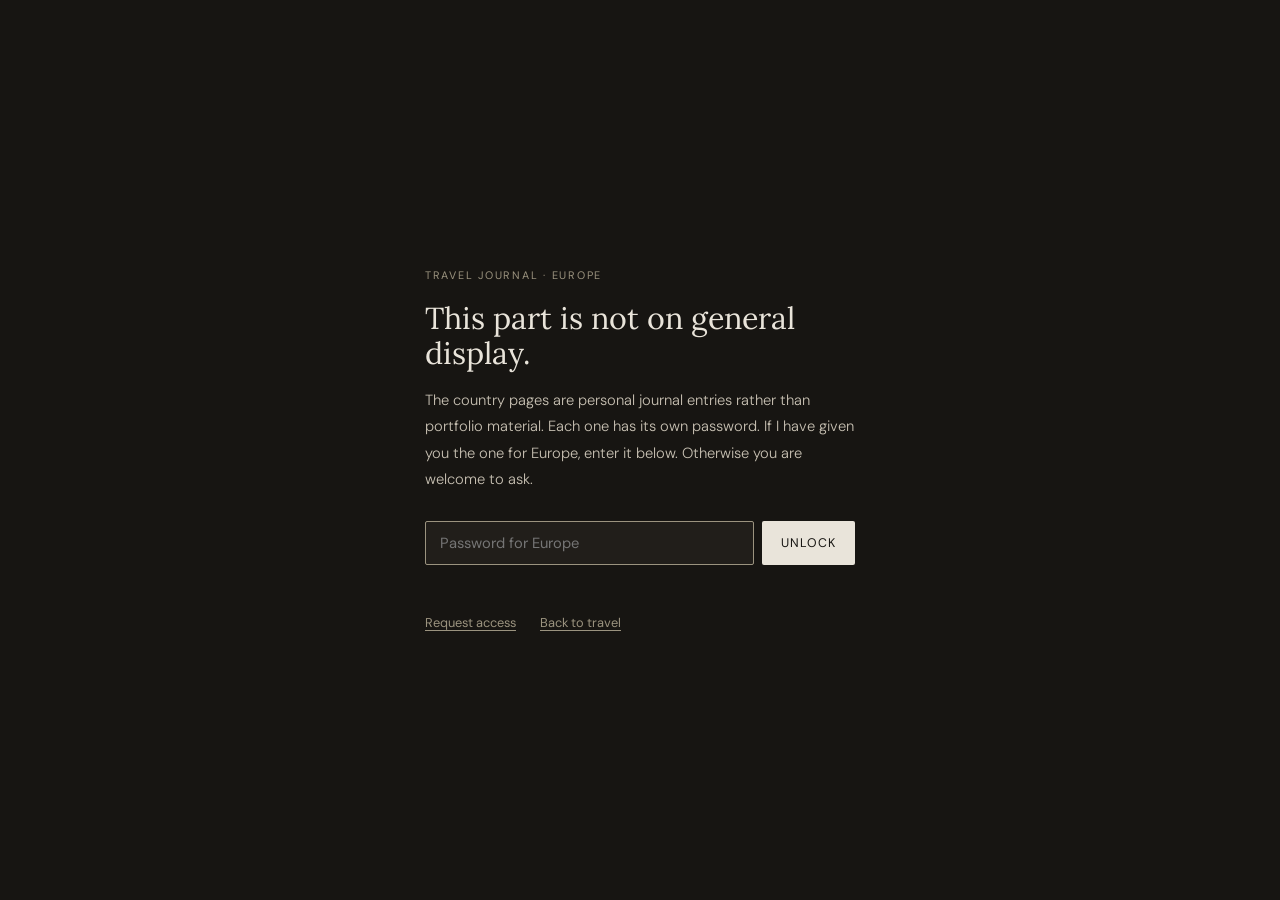
<file: europe.html>
<!DOCTYPE html>
<html lang="en">
<head>
<meta charset="UTF-8">
<meta name="viewport" content="width=device-width, initial-scale=1.0">
<script src="travel-gate.js"></script>
<title>Europe — Seth Jarrett</title>
<link rel="preconnect" href="https://fonts.googleapis.com">
<link href="https://fonts.googleapis.com/css2?family=Lora:ital,wght@0,400;0,500;1,400&family=DM+Sans:opsz,wght@9..40,300;9..40,400;9..40,500&display=swap" rel="stylesheet">
<link rel="stylesheet" href="style.css">
<style>
*,*::before,*::after{box-sizing:border-box;margin:0;padding:0;}
html{scroll-behavior:smooth;}
body{font-family:var(--sans);background:var(--eur-paris-bg);color:var(--eur-paris-text);line-height:1.7;font-size:16px;transition:background 1.1s ease,color 0.7s ease;}

nav{position:fixed;top:0;left:0;right:0;z-index:100;display:flex;justify-content:space-between;align-items:center;padding:1.25rem 4rem;background:var(--eur-paris-nav);backdrop-filter:blur(12px);border-bottom:1px solid var(--eur-paris-rule);transition:background 1.1s ease,border-color 0.7s ease;}
.nav-back{font-family:var(--serif);font-size:1.05rem;color:var(--eur-paris-accent);text-decoration:none;transition:color 0.7s;}
.nav-links{display:flex;gap:2rem;list-style:none;}
.nav-links a{font-size:0.75rem;color:var(--eur-paris-muted);text-decoration:none;letter-spacing:0.09em;text-transform:uppercase;transition:color 0.25s;}
.nav-links a:hover{color:var(--eur-paris-accent);}

.hero{min-height:80vh;display:flex;flex-direction:column;justify-content:flex-end;padding:9rem 4rem 4rem;border-bottom:1px solid var(--eur-paris-rule);transition:border-color 0.7s;}
.hero-eyebrow{font-size:0.7rem;font-weight:500;letter-spacing:0.16em;text-transform:uppercase;color:var(--eur-paris-accent);margin-bottom:1rem;transition:color 0.7s;}
.hero-title{font-family:var(--serif);font-size:clamp(3rem,7vw,5.5rem);font-weight:400;line-height:0.95;color:var(--eur-paris-text);margin-bottom:1.5rem;transition:color 0.7s;}
.hero-title em{font-style:italic;color:var(--eur-paris-accent);transition:color 0.7s;}
.hero-sub{font-size:1rem;color:var(--eur-paris-soft);font-weight:300;line-height:1.85;max-width:560px;margin-bottom:2.5rem;transition:color 0.7s;}
.hero-tags{display:flex;flex-wrap:wrap;gap:0.5rem;padding-top:2rem;border-top:1px solid var(--eur-paris-rule);transition:border-color 0.7s;}
.hero-tag{font-size:0.72rem;padding:0.3rem 0.85rem;border:1px solid var(--eur-paris-rule);color:var(--eur-paris-muted);transition:color 0.7s,border-color 0.7s;}

.stop-nav{padding:0 4rem;background:var(--eur-paris-text);display:flex;border-bottom:1px solid rgba(128,128,128,0.12);overflow-x:auto;transition:background 1.1s ease;}
.stop-tab{padding:1rem 1.5rem;font-size:0.72rem;letter-spacing:0.08em;text-transform:uppercase;color:rgba(128,128,128,0.5);text-decoration:none;border-right:1px solid rgba(128,128,128,0.1);white-space:nowrap;transition:color 0.2s,background 0.2s;cursor:pointer;display:flex;align-items:center;gap:0.55rem;flex-shrink:0;}
.stop-dot{width:6px;height:6px;border-radius:50%;background:currentColor;opacity:0.3;transition:opacity 0.2s;}
.stop-tab:hover,.stop-tab.active{color:rgba(220,220,220,0.9);}
.stop-tab.active .stop-dot{opacity:1;}

.stop-section{min-height:90vh;padding:5rem 4rem;border-bottom:1px solid rgba(0,0,0,0.06);}
.stop-eyebrow{font-size:0.68rem;font-weight:500;letter-spacing:0.14em;text-transform:uppercase;margin-bottom:0.5rem;}
.stop-name{font-family:var(--serif);font-size:clamp(2rem,5vw,3.25rem);font-weight:400;line-height:1.0;margin-bottom:0.75rem;}
.stop-name em{font-style:italic;}
.stop-intro{font-size:0.97rem;font-weight:300;line-height:1.9;max-width:620px;margin-bottom:2.5rem;}
.stop-grid{display:grid;grid-template-columns:1fr 1fr;gap:4rem;align-items:start;}
.stop-text{font-size:0.95rem;font-weight:300;line-height:1.9;}
.stop-text p{margin-bottom:1rem;}
.stops-list{display:flex;flex-direction:column;}
.stop-item{padding:1rem 0;display:flex;gap:1.25rem;align-items:start;}
.stop-bullet{width:5px;height:5px;border-radius:50%;flex-shrink:0;margin-top:0.65rem;}
.stop-item-name{font-family:var(--serif);font-size:0.95rem;margin-bottom:0.2rem;}
.stop-item-desc{font-size:0.82rem;font-weight:300;line-height:1.6;}

.photo-grid{display:grid;gap:0.75rem;margin:2rem 0;}
.pg-2{grid-template-columns:1fr 1fr;}
.pg-3{grid-template-columns:2fr 1fr 1fr;}
.photo-slot{aspect-ratio:4/3;display:flex;align-items:center;justify-content:center;}
.photo-slot-label{font-size:0.62rem;letter-spacing:0.1em;text-transform:uppercase;opacity:0.35;text-align:center;padding:0 1rem;}

.next-bar{padding:3rem 4rem;display:flex;justify-content:space-between;align-items:center;}
.next-label{font-size:0.68rem;letter-spacing:0.12em;text-transform:uppercase;}
.next-link{font-family:var(--serif);font-size:1.2rem;font-style:italic;text-decoration:none;display:flex;align-items:center;gap:0.75rem;transition:gap 0.2s;}
.next-link:hover{gap:1.25rem;}

footer{padding:1.5rem 4rem;display:flex;justify-content:space-between;}
.footer-text{font-size:0.72rem;}
.footer-link{font-size:0.72rem;text-decoration:none;}

.fade{opacity:0;transform:translateY(16px);transition:opacity 0.65s ease,transform 0.65s ease;}
.fade.in{opacity:1;transform:none;}

@media(max-width:860px){
  nav,.hero,.stop-nav,.stop-section,.next-bar,footer{padding-left:1.5rem;padding-right:1.5rem;}
  .stop-grid{grid-template-columns:1fr;gap:2.5rem;}
  .pg-3{grid-template-columns:1fr 1fr;}
}

.gallery-grid{display:grid;grid-template-columns:repeat(3,1fr);gap:0.75rem;margin:2rem 0;}
.gallery-grid:empty{display:none;}
.gallery-thumb{aspect-ratio:4/3;border:none;padding:0;cursor:pointer;background-size:cover;background-position:center;background-color:rgba(128,128,128,0.12);transition:opacity 0.2s,transform 0.2s;display:block;width:100%;}
.gallery-thumb:hover{opacity:0.9;transform:scale(0.99);}
@media(max-width:860px){.gallery-grid{grid-template-columns:1fr 1fr;}}
.lightbox{position:fixed;inset:0;z-index:1000;background:rgba(15,15,18,0.94);display:none;align-items:center;justify-content:center;flex-direction:column;}
.lightbox.open{display:flex;}
.lightbox-img{max-width:90vw;max-height:80vh;object-fit:contain;user-select:none;}
.lightbox-caption{color:rgba(235,235,235,0.85);font-size:0.85rem;margin-top:1rem;text-align:center;max-width:80vw;min-height:1.2rem;}
.lightbox-count{position:absolute;top:1.5rem;left:50%;transform:translateX(-50%);color:rgba(235,235,235,0.6);font-size:0.75rem;letter-spacing:0.1em;}
.lightbox-btn{position:absolute;background:none;border:none;color:rgba(235,235,235,0.8);cursor:pointer;font-size:2.5rem;line-height:1;padding:1rem;transition:color 0.2s;user-select:none;}
.lightbox-btn:hover{color:#fff;}
.lightbox-prev{left:0.5rem;top:50%;transform:translateY(-50%);}
.lightbox-next{right:0.5rem;top:50%;transform:translateY(-50%);}
.lightbox-close{top:0.5rem;right:0.75rem;font-size:2rem;}
@media(max-width:860px){.lightbox-prev,.lightbox-next{font-size:1.8rem;}}
</style>
</head>
<body>
<nav>
  <a href="travel.html" class="nav-back">&#8592; Travel</a>
  <ul class="nav-links">
    <li><a href="index.html">Home</a></li>
    <li><a href="travel.html">Travel</a></li>
    <li><a href="engineering.html">Engineering</a></li>
  </ul>
</nav>
<section class="hero">
  <p class="hero-eyebrow">Region 06</p>
  <h1 class="hero-title">Modern <em>metropolitan Europe</em></h1>
  <p class="hero-sub">Paris, Bosnia, Hamburg, Amsterdam, Prague, Italy, Greece, Portugal. Weekend breaks and short trips over several years rather than one continuous journey. Europe is easy to take for granted -- Bosnia was the reminder not to.</p>
  <div class="hero-tags"><span class="hero-tag">Paris</span><span class="hero-tag">Bosnia</span><span class="hero-tag">Hamburg</span><span class="hero-tag">Amsterdam</span><span class="hero-tag">Prague</span><span class="hero-tag">Italy</span><span class="hero-tag">Greece</span><span class="hero-tag">Portugal</span></div>
</section>
<div class="stop-nav">
  <a href="#paris" class="stop-tab"><span class="stop-dot" style="color:#F0C020"></span>Paris</a>
  <a href="#bosnia" class="stop-tab"><span class="stop-dot" style="color:#485838"></span>Bosnia</a>
  <a href="#prague" class="stop-tab"><span class="stop-dot" style="color:#3050A0"></span>Prague</a>
  <a href="#hamburg" class="stop-tab"><span class="stop-dot" style="color:#50A0D8"></span>Hamburg</a>
  <a href="#amsterdam" class="stop-tab"><span class="stop-dot" style="color:#38D8B0"></span>Amsterdam</a>
  <a href="#italy" class="stop-tab"><span class="stop-dot" style="color:#C05818"></span>Italy</a>
  <a href="#portugal" class="stop-tab"><span class="stop-dot" style="color:#E04040"></span>Portugal</a>
  <a href="#athens" class="stop-tab"><span class="stop-dot" style="color:#8860A0"></span>Greece</a>
  </div>
<section class="stop-section" id="paris" style="background:var(--eur-paris-bg)">
  <p class="stop-eyebrow fade" style="color:var(--eur-paris-accent)">Stop 01</p>
  <h2 class="stop-name fade" style="color:var(--eur-paris-text)"><em>Paris</em></h2>
  <p class="stop-intro fade" style="color:var(--eur-paris-soft)">Been a few times. I genuinely like Paris -- it has a grandeur that feels earned rather than performed. Le Sacré-Coeur is my favourite spot. That old money, grand European quality is just very much there.</p>
  <div class="gallery-grid fade" data-gallery="paris"></div>
  <div class="stop-grid">
    <div class="stop-text fade" style="color:var(--eur-paris-soft)"><p>Been back a few times and it holds up. The monuments are grand, the streets around them even better. Sacré-Coeur and Montmartre have a quality that the more famous landmarks sometimes lack -- a bit quieter, a better view, less of a queue.</p></div>
    <div class="stops-list fade"><div class="stop-item">
      <div class="stop-bullet" style="background:var(--eur-paris-accent)"></div>
      <div>
        <div class="stop-item-name" style="color:var(--eur-paris-text)">Sacré-Coeur and Montmartre</div>
        <div class="stop-item-desc" style="color:var(--eur-paris-muted)">My favourite part of the city. A bit above the tourist centre, better views, a different pace.</div>
      </div>
    </div>
    <div class="stop-item">
      <div class="stop-bullet" style="background:var(--eur-paris-accent)"></div>
      <div>
        <div class="stop-item-name" style="color:var(--eur-paris-text)">The grand stuff</div>
        <div class="stop-item-desc" style="color:var(--eur-paris-muted)">Eiffel Tower, the Louvre, the boulevards. It all earns its reputation.</div>
      </div>
    </div>
    </div>
  </div>
</section>
<section class="stop-section" id="bosnia" style="background:var(--eur-bosnia-bg)">
  <p class="stop-eyebrow fade" style="color:var(--eur-bosnia-accent)">Stop 02</p>
  <h2 class="stop-name fade" style="color:var(--eur-bosnia-text)">Bosnia & <em>Herzegovina</em></h2>
  <p class="stop-intro fade" style="color:var(--eur-bosnia-soft)">The most affecting place I have been to in Europe. Mostar is beautiful -- picturesque bridges, waterways, that Ottoman-meets-European quality. But it still has bullet holes in the walls from a war that ended thirty years ago. Sarajevo even more so.</p>
  <div class="gallery-grid fade" data-gallery="bosnia"></div>
  <div class="stop-grid">
    <div class="stop-text fade" style="color:var(--eur-bosnia-soft)"><p>A friend showed me the exact spot in Sarajevo where Gavrilo Princip stood when he shot Franz Ferdinand -- the footsteps are marked in the pavement. Standing there was one of those moments where history stops being abstract. One decision, one spot, and the twentieth century unfolded the way it did. The contrast throughout Bosnia is stark: somewhere beautiful that was also the site of something horrific within living memory, and has not tried to hide it.</p></div>
    <div class="stops-list fade"><div class="stop-item">
      <div class="stop-bullet" style="background:var(--eur-bosnia-accent)"></div>
      <div>
        <div class="stop-item-name" style="color:var(--eur-bosnia-text)">Sarajevo</div>
        <div class="stop-item-desc" style="color:var(--eur-bosnia-muted)">The war is recent and visible -- bullet holes in buildings everywhere. Stood on the spot where Gavrilo Princip shot Franz Ferdinand. One of those genuinely pivotal moments in history, marked in pavement.</div>
      </div>
    </div>
    <div class="stop-item">
      <div class="stop-bullet" style="background:var(--eur-bosnia-accent)"></div>
      <div>
        <div class="stop-item-name" style="color:var(--eur-bosnia-text)">Mostar</div>
        <div class="stop-item-desc" style="color:var(--eur-bosnia-muted)">Picturesque bridges, waterways, Ottoman streets. Stunning. Still has bullet holes in the walls.</div>
      </div>
    </div>
    </div>
  </div>
</section>
<section class="stop-section" id="prague" style="background:var(--eur-prague-bg)">
  <p class="stop-eyebrow fade" style="color:var(--eur-prague-accent)">Stop 03</p>
  <h2 class="stop-name fade" style="color:var(--eur-prague-text)"><em>Prague</em></h2>
  <p class="stop-intro fade" style="color:var(--eur-prague-soft)">Birthday trip. Mostly a drinking session, honestly -- lots of beer, an Irish bar we ended up in for most of the night. But the city itself was genuinely nice: old, quaint, pretty. Worth seeing properly at some point.</p>
  <div class="gallery-grid fade" data-gallery="prague"></div>
  <div class="stop-grid">
    <div class="stop-text fade" style="color:var(--eur-prague-soft)"><p>We were there to drink and largely succeeded. But between sessions the city itself was hard to ignore -- old streets, Gothic architecture, a scale that feels human rather than overwhelming. I would go back and actually look at it properly.</p></div>
    <div class="stops-list fade"><div class="stop-item">
      <div class="stop-bullet" style="background:var(--eur-prague-accent)"></div>
      <div>
        <div class="stop-item-name" style="color:var(--eur-prague-text)">The old town</div>
        <div class="stop-item-desc" style="color:var(--eur-prague-muted)">Gothic streets, old squares, the astronomical clock. Good backdrop for a birthday weekend.</div>
      </div>
    </div>
    <div class="stop-item">
      <div class="stop-bullet" style="background:var(--eur-prague-accent)"></div>
      <div>
        <div class="stop-item-name" style="color:var(--eur-prague-text)">The beer</div>
        <div class="stop-item-desc" style="color:var(--eur-prague-muted)">Cheap and very good. The main event of the trip, if I am honest.</div>
      </div>
    </div>
    <div class="stop-item">
      <div class="stop-bullet" style="background:var(--eur-prague-accent)"></div>
      <div>
        
      </div>
    </div>
    </div>
  </div>
</section>
<section class="stop-section" id="hamburg" style="background:var(--eur-hamb-bg)">
  <p class="stop-eyebrow fade" style="color:var(--eur-hamb-accent)">Stop 04</p>
  <h2 class="stop-name fade" style="color:var(--eur-hamb-text)"><em>Hamburg</em></h2>
  <p class="stop-intro fade" style="color:var(--eur-hamb-soft)">Just a German experience, really. Good beer, tourist attractions, museums. Felt solidly, unremarkably German in a way that was fine.</p>
  <div class="gallery-grid fade" data-gallery="hamburg"></div>
  <div class="stop-grid">
    <div class="stop-text fade" style="color:var(--eur-hamb-soft)"><p>Did the museum circuit, saw the main sights, drank good beer. Hamburg is a proper city -- the harbour is impressive, the Speicherstadt warehouse district has character. It just did not grab me particularly. Pleasant rather than memorable.</p></div>
    <div class="stops-list fade"><div class="stop-item">
      <div class="stop-bullet" style="background:var(--eur-hamb-accent)"></div>
      <div>
        <div class="stop-item-name" style="color:var(--eur-hamb-text)">The harbour and Speicherstadt</div>
        <div class="stop-item-desc" style="color:var(--eur-hamb-muted)">Old warehouse district and a big working port. The most characterful part of the city.</div>
      </div>
    </div>
    <div class="stop-item">
      <div class="stop-bullet" style="background:var(--eur-hamb-accent)"></div>
      <div>
        <div class="stop-item-name" style="color:var(--eur-hamb-text)">The museums</div>
        <div class="stop-item-desc" style="color:var(--eur-hamb-muted)">Did a few. Worth doing to fill a day.</div>
      </div>
    </div>
    <div class="stop-item">
      <div class="stop-bullet" style="background:var(--eur-hamb-accent)"></div>
      <div>
        <div class="stop-item-name" style="color:var(--eur-hamb-text)">The beer</div>
        <div class="stop-item-desc" style="color:var(--eur-hamb-muted)">Good and cheap. The most memorable part of Hamburg.</div>
      </div>
    </div>
    </div>
  </div>
</section>
<section class="stop-section" id="amsterdam" style="background:var(--eur-amst-bg)">
  <p class="stop-eyebrow fade" style="color:var(--eur-amst-accent)">Stop 05</p>
  <h2 class="stop-name fade" style="color:var(--eur-amst-text)"><em>Amsterdam</em></h2>
  <p class="stop-intro fade" style="color:var(--eur-amst-soft)">Beautiful. The waterways, the bridges, the narrow houses leaning slightly forward over the canals -- it is one of the most picturesque cities in Europe and it knows it. Spent time wandering around and it was genuinely pleasant.</p>
  <div class="gallery-grid fade" data-gallery="amsterdam"></div>
  <div class="stop-grid">
    <div class="stop-text fade" style="color:var(--eur-amst-soft)"><p>The canals and bridges are the whole thing -- the city is built around water in a way that makes it feel considered and pretty. Wandered through the Jordaan, along the main canal rings. Just a very pleasant place to be.</p></div>
    <div class="stops-list fade"><div class="stop-item">
      <div class="stop-bullet" style="background:var(--eur-amst-accent)"></div>
      <div>
        <div class="stop-item-name" style="color:var(--eur-amst-text)">The canals and bridges</div>
        <div class="stop-item-desc" style="color:var(--eur-amst-muted)">The whole point of Amsterdam. Walked them for most of the trip. Genuinely picturesque.</div>
      </div>
    </div>
    <div class="stop-item">
      <div class="stop-bullet" style="background:var(--eur-amst-accent)"></div>
      <div>
        <div class="stop-item-name" style="color:var(--eur-amst-text)">The Jordaan</div>
        <div class="stop-item-desc" style="color:var(--eur-amst-muted)">The neighbourhood west of the main canals. The best part of the city to just walk around.</div>
      </div>
    </div>
    <div class="stop-item">
      <div class="stop-bullet" style="background:var(--eur-amst-accent)"></div>
      <div>
        
      </div>
    </div>
    </div>
  </div>
</section>
<section class="stop-section" id="italy" style="background:var(--eur-italy-bg)">
  <p class="stop-eyebrow fade" style="color:var(--eur-italy-accent)">Stop 06</p>
  <h2 class="stop-name fade" style="color:var(--eur-italy-text)"><em>Italy</em></h2>
  <p class="stop-intro fade" style="color:var(--eur-italy-soft)">Venice and then one of the southern islands -- Sicily or thereabouts. Venice is like nothing else: canals instead of roads, the whole thing slightly improbable. The southern island was beaches and heat and very good food.</p>
  <div class="gallery-grid fade" data-gallery="italy"></div>
  <div class="stop-grid">
    <div class="stop-text fade" style="color:var(--eur-italy-soft)"><p>Venice was as strange and impressive as advertised -- the absence of cars, the canals, the architecture. Got slightly lost, which was fine. The south was a different Italy entirely: slower, hotter, better food, less tourists. Both were good for completely different reasons.</p></div>
    <div class="stops-list fade"><div class="stop-item">
      <div class="stop-bullet" style="background:var(--eur-italy-accent)"></div>
      <div>
        <div class="stop-item-name" style="color:var(--eur-italy-text)">Venice</div>
        <div class="stop-item-desc" style="color:var(--eur-italy-muted)">Canals instead of roads. Slightly improbable as a city. Got lost. That was part of it.</div>
      </div>
    </div>
    <div class="stop-item">
      <div class="stop-bullet" style="background:var(--eur-italy-accent)"></div>
      <div>
        <div class="stop-item-name" style="color:var(--eur-italy-text)">Southern Italy</div>
        <div class="stop-item-desc" style="color:var(--eur-italy-muted)">Slower, hotter, better food, fewer tourists. A different Italy from the north.</div>
      </div>
    </div>
    </div>
  </div>
</section>
<section class="stop-section" id="athens" style="background:var(--eur-athens-bg)">
  <p class="stop-eyebrow fade" style="color:var(--eur-athens-accent)">Stop 07</p>
  <h2 class="stop-name fade" style="color:var(--eur-athens-text)"><em>Athens</em></h2>
  <p class="stop-intro fade" style="color:var(--eur-athens-soft)">Greece was a beach holiday on Kos -- islands, sun, nothing particularly demanding. The Athens Classic Marathon is coming up in November: running the original route from Marathon to the Panathenaic Stadium in Athens.</p>
  <div class="gallery-grid fade" data-gallery="greece"></div>
  <div class="stop-grid">
    <div class="stop-text fade" style="color:var(--eur-athens-soft)"><p>Kos was straightforward -- good beaches, warm water, relaxed. Athens is still to come properly. The marathon is the reason to go, but the Acropolis and the old city will be there alongside it.</p></div>
    <div class="stops-list fade"><div class="stop-item">
      <div class="stop-bullet" style="background:var(--eur-athens-accent)"></div>
      <div>
        <div class="stop-item-name" style="color:var(--eur-athens-text)">Kos</div>
        <div class="stop-item-desc" style="color:var(--eur-athens-muted)">Beach holiday. Good beaches, warm water. Uncomplicated.</div>
      </div>
    </div>
    <div class="stop-item">
      <div class="stop-bullet" style="background:var(--eur-athens-accent)"></div>
      <div>
        <div class="stop-item-name" style="color:var(--eur-athens-text)">Athens Classic Marathon</div>
        <div class="stop-item-desc" style="color:var(--eur-athens-muted)">Running the original route from Marathon to the Panathenaic Stadium. November. Still to come.</div>
      </div>
    </div>
    <div class="stop-item">
      <div class="stop-bullet" style="background:var(--eur-athens-accent)"></div>
      <div>
        <div class="stop-item-name" style="color:var(--eur-athens-text)">Athens</div>
        <div class="stop-item-desc" style="color:var(--eur-athens-muted)">Still to do properly. The marathon will be the occasion.</div>
      </div>
    </div>
    </div>
  </div>
</section>
<section class="stop-section" id="portugal" style="background:var(--eur-paris-bg)">
  <p class="stop-eyebrow fade" style="color:var(--eur-paris-accent)">Stop 08</p>
  <h2 class="stop-name fade" style="color:var(--eur-paris-text)"><em>Portugal</em></h2>
  <p class="stop-intro fade" style="color:var(--eur-paris-soft)">The south -- Lagos and Faro. A beach holiday. Warm, easy, good food. Went canoeing along the coast.</p>
  <div class="gallery-grid fade" data-gallery="portugal"></div>
  <div class="stop-grid">
    <div class="stop-text fade" style="color:var(--eur-paris-soft)"><p>The Algarve coast around Lagos and Faro -- dramatic cliffs, good beaches, canoeing along the rock formations. Warm and straightforward. One of those trips where the point was just to be somewhere sunny and it delivered.</p></div>
    <div class="stops-list fade">
    <div class="stop-item">
      <div class="stop-bullet" style="background:var(--eur-paris-accent)"></div>
      <div>
        <div class="stop-item-name" style="color:var(--eur-paris-text)">Lagos and Faro</div>
        <div class="stop-item-desc" style="color:var(--eur-paris-muted)">Southern Algarve. Good beaches, good food, warm. Easy trip.</div>
      </div>
    </div>
    <div class="stop-item">
      <div class="stop-bullet" style="background:var(--eur-paris-accent)"></div>
      <div>
        <div class="stop-item-name" style="color:var(--eur-paris-text)">Canoeing the coast</div>
        <div class="stop-item-desc" style="color:var(--eur-paris-muted)">Along the rock arches and sea caves. The best way to see the coastline.</div>
      </div>
    </div>
    </div>
  </div>
</section>
<div class="next-bar" style="background:var(--eur-athens-bg2);border-top:1px solid var(--eur-athens-rule)">
  <span class="next-label" style="color:var(--eur-athens-muted)">Next region</span>
  <a href="south-america.html" class="next-link" style="color:var(--eur-athens-text)">
    South America <span style="color:var(--eur-athens-accent)">&#8594;</span>
  </a>
</div>
<footer style="background:var(--eur-athens-bg2);border-top:1px solid var(--eur-athens-rule)">
  <span class="footer-text" style="color:var(--eur-athens-muted)">Seth Jarrett -- Europe</span>
  <a href="travel.html" class="footer-link" style="color:var(--eur-athens-accent)">&#8592; All regions</a>
</footer>
<script>
const obs=new IntersectionObserver(entries=>entries.forEach((e,i)=>{if(e.isIntersecting){setTimeout(()=>e.target.classList.add('in'),i*70);obs.unobserve(e.target);}}),{threshold:0.08});
document.querySelectorAll('.fade').forEach(el=>obs.observe(el));

function applyTheme(p){
  const el=document.documentElement;
  ['bg','bg2','bg3','text','soft','muted','accent','rule','nav'].forEach(k=>{
    el.style.setProperty(`--current-${k}`,`var(--${p}-${k})`);
  });
  document.body.style.background=`var(--${p}-bg)`;
  document.body.style.color=`var(--${p}-text)`;
  document.querySelector('nav').style.background=`var(--${p}-nav)`;
  document.querySelector('nav').style.borderBottomColor=`var(--${p}-rule)`;
}

const tabs=document.querySelectorAll('.stop-tab');
tabs.forEach(t=>t.addEventListener('click',e=>{
  e.preventDefault();
  tabs.forEach(x=>x.classList.remove('active'));
  t.classList.add('active');
  document.querySelector(t.getAttribute('href'))?.scrollIntoView({behavior:'smooth'});
}));

const sectionObs=new IntersectionObserver(entries=>{
  entries.forEach(e=>{
    if(e.isIntersecting){
      tabs.forEach(t=>t.classList.remove('active'));
      const a=document.querySelector(`.stop-tab[href="#${e.target.id}"]`);
      if(a) a.classList.add('active');
      switch(e.target.id){
        case 'paris': applyTheme('eur-paris'); break;
    case 'bosnia': applyTheme('eur-bosnia'); break;
    case 'prague': applyTheme('eur-prague'); break;
    case 'hamburg': applyTheme('eur-hamb'); break;
    case 'amsterdam': applyTheme('eur-amst'); break;
    case 'italy': applyTheme('eur-italy'); break;
    case 'athens': applyTheme('eur-athens'); break;
        case 'portugal': applyTheme('eur-paris'); break;
      }
    }
  });
},{threshold:0.4});
document.querySelectorAll('.stop-section').forEach(s=>sectionObs.observe(s));
</script>

<div class="lightbox" id="lightbox">
  <span class="lightbox-count" id="lb-count"></span>
  <button class="lightbox-btn lightbox-close" id="lb-close" aria-label="Close">&times;</button>
  <button class="lightbox-btn lightbox-prev" id="lb-prev" aria-label="Previous">&#8249;</button>
  <img class="lightbox-img" id="lb-img" alt="">
  <button class="lightbox-btn lightbox-next" id="lb-next" aria-label="Next">&#8250;</button>
  <div class="lightbox-caption" id="lb-caption"></div>
</div>

<script>
function cloudTransform(url,t){if(!url||!url.includes('/upload/'))return url;return url.replace('/upload/','/upload/'+t+'/');}
let lbItems=[],lbIndex=0;
const lb=document.getElementById('lightbox');
const lbImg=document.getElementById('lb-img');
const lbCap=document.getElementById('lb-caption');
const lbCount=document.getElementById('lb-count');
function openLightbox(items,i){lbItems=items;lbIndex=i;showLightbox();lb.classList.add('open');document.body.style.overflow='hidden';}
function showLightbox(){const it=lbItems[lbIndex];lbImg.src=cloudTransform(it.url,'f_auto,q_auto,w_1600,c_limit,h_1600');lbCap.textContent=it.caption||'';lbCount.textContent=(lbIndex+1)+' / '+lbItems.length;}
function lbNext(){lbIndex=(lbIndex+1)%lbItems.length;showLightbox();}
function lbPrev(){lbIndex=(lbIndex-1+lbItems.length)%lbItems.length;showLightbox();}
function closeLightbox(){lb.classList.remove('open');document.body.style.overflow='';}
document.getElementById('lb-next').onclick=lbNext;
document.getElementById('lb-prev').onclick=lbPrev;
document.getElementById('lb-close').onclick=closeLightbox;
lb.addEventListener('click',e=>{if(e.target===lb)closeLightbox();});
document.addEventListener('keydown',e=>{if(!lb.classList.contains('open'))return;if(e.key==='Escape')closeLightbox();else if(e.key==='ArrowRight')lbNext();else if(e.key==='ArrowLeft')lbPrev();});
let touchX=null;
lb.addEventListener('touchstart',e=>{touchX=e.changedTouches[0].clientX;},{passive:true});
lb.addEventListener('touchend',e=>{if(touchX===null)return;const dx=e.changedTouches[0].clientX-touchX;if(Math.abs(dx)>50){dx<0?lbNext():lbPrev();}touchX=null;},{passive:true});
function renderGalleries(galleries){
  document.querySelectorAll('[data-gallery]').forEach(container=>{
    const slug=container.dataset.gallery;
    const items=(galleries&&galleries[slug])||[];
    container.innerHTML='';
    if(!items.length)return;
    items.forEach((item,i)=>{
      const b=document.createElement('button');
      b.className='gallery-thumb';
      b.style.backgroundImage='url('+cloudTransform(item.url,'c_fill,f_auto,q_auto,w_700,h_525')+')';
      b.setAttribute('aria-label',item.caption||'Photo '+(i+1));
      b.onclick=()=>openLightbox(items,i);
      container.appendChild(b);
    });
  });
}
fetch('content.json')
  .then(r=>r.json())
  .then(data=>{renderGalleries(data.galleries||{});})
  .catch(()=>{});
</script>
</body>
</html>
</file>
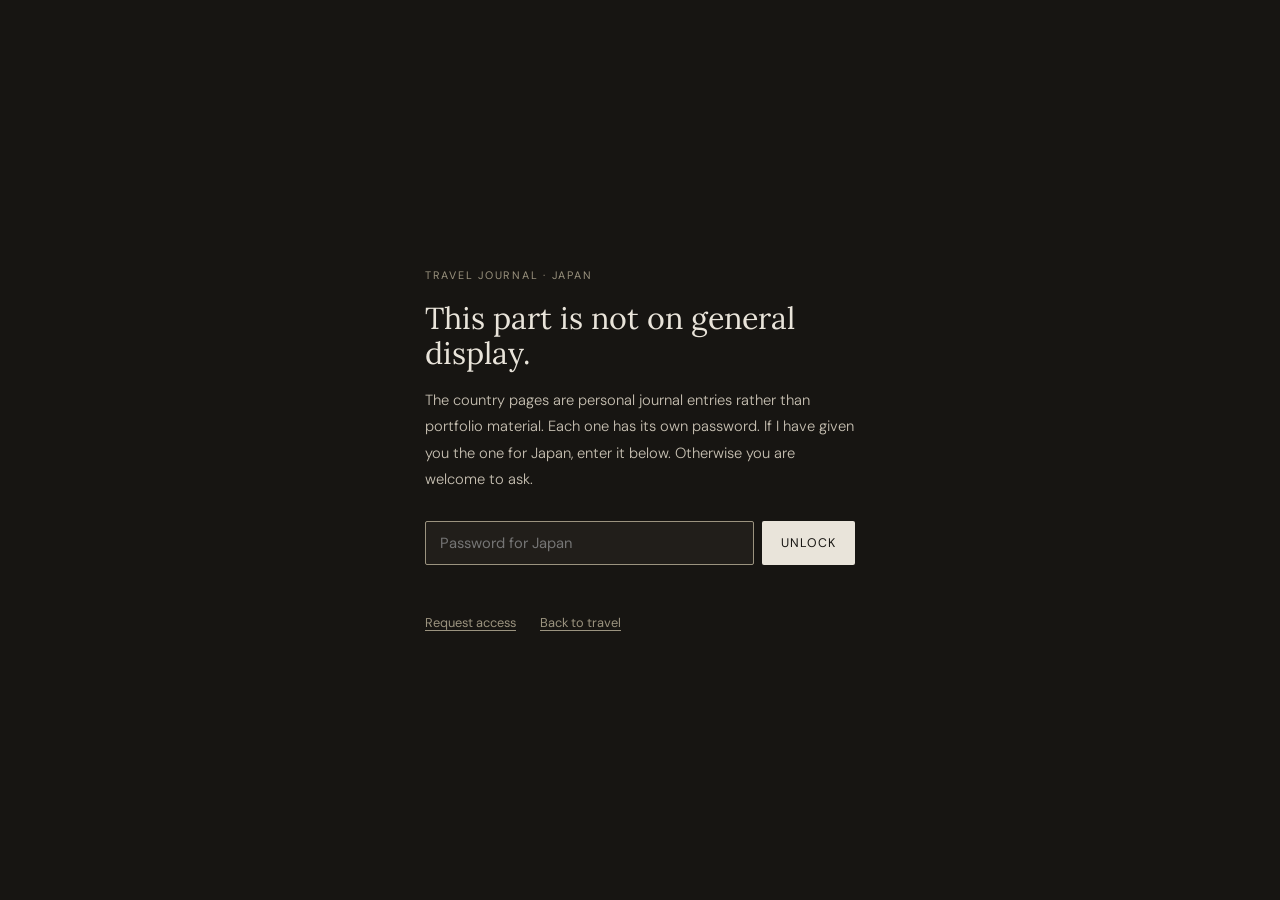
<file: japan.html>
<!DOCTYPE html>
<html lang="en">
<head>
<meta charset="UTF-8">
<meta name="viewport" content="width=device-width, initial-scale=1.0">
<script src="travel-gate.js"></script>
<title>Japan — Seth Jarrett</title>
<link rel="preconnect" href="https://fonts.googleapis.com">
<link href="https://fonts.googleapis.com/css2?family=Lora:ital,wght@0,400;0,500;1,400&family=DM+Sans:opsz,wght@9..40,300;9..40,400;9..40,500&display=swap" rel="stylesheet">
<link rel="stylesheet" href="style.css">
<style>
*,*::before,*::after{box-sizing:border-box;margin:0;padding:0;}
html{scroll-behavior:smooth;}
body{font-family:var(--sans);background:var(--jpn-tokyo-bg);color:var(--jpn-tokyo-text);line-height:1.7;font-size:16px;transition:background 1.1s ease,color 0.7s ease;}

nav{position:fixed;top:0;left:0;right:0;z-index:100;display:flex;justify-content:space-between;align-items:center;padding:1.25rem 4rem;background:var(--jpn-tokyo-nav);backdrop-filter:blur(12px);border-bottom:1px solid var(--jpn-tokyo-rule);transition:background 1.1s ease,border-color 0.7s ease;}
.nav-back{font-family:var(--serif);font-size:1.05rem;color:var(--jpn-tokyo-accent);text-decoration:none;transition:color 0.7s;}
.nav-links{display:flex;gap:2rem;list-style:none;}
.nav-links a{font-size:0.75rem;color:var(--jpn-tokyo-muted);text-decoration:none;letter-spacing:0.09em;text-transform:uppercase;transition:color 0.25s;}
.nav-links a:hover{color:var(--jpn-tokyo-accent);}

.hero{min-height:80vh;display:flex;flex-direction:column;justify-content:flex-end;padding:9rem 4rem 4rem;border-bottom:1px solid var(--jpn-tokyo-rule);transition:border-color 0.7s;}
.hero-eyebrow{font-size:0.7rem;font-weight:500;letter-spacing:0.16em;text-transform:uppercase;color:var(--jpn-tokyo-accent);margin-bottom:1rem;transition:color 0.7s;}
.hero-title{font-family:var(--serif);font-size:clamp(3rem,7vw,5.5rem);font-weight:400;line-height:0.95;color:var(--jpn-tokyo-text);margin-bottom:1.5rem;transition:color 0.7s;}
.hero-title em{font-style:italic;color:var(--jpn-tokyo-accent);transition:color 0.7s;}
.hero-sub{font-size:1rem;color:var(--jpn-tokyo-soft);font-weight:300;line-height:1.85;max-width:560px;margin-bottom:2.5rem;transition:color 0.7s;}
.hero-tags{display:flex;flex-wrap:wrap;gap:0.5rem;padding-top:2rem;border-top:1px solid var(--jpn-tokyo-rule);transition:border-color 0.7s;}
.hero-tag{font-size:0.72rem;padding:0.3rem 0.85rem;border:1px solid var(--jpn-tokyo-rule);color:var(--jpn-tokyo-muted);transition:color 0.7s,border-color 0.7s;}

.stop-nav{padding:0 4rem;background:var(--jpn-tokyo-text);display:flex;border-bottom:1px solid rgba(128,128,128,0.12);overflow-x:auto;transition:background 1.1s ease;}
.stop-tab{padding:1rem 1.5rem;font-size:0.72rem;letter-spacing:0.08em;text-transform:uppercase;color:rgba(128,128,128,0.5);text-decoration:none;border-right:1px solid rgba(128,128,128,0.1);white-space:nowrap;transition:color 0.2s,background 0.2s;cursor:pointer;display:flex;align-items:center;gap:0.55rem;flex-shrink:0;}
.stop-dot{width:6px;height:6px;border-radius:50%;background:currentColor;opacity:0.3;transition:opacity 0.2s;}
.stop-tab:hover,.stop-tab.active{color:rgba(220,220,220,0.9);}
.stop-tab.active .stop-dot{opacity:1;}

.stop-section{min-height:90vh;padding:5rem 4rem;border-bottom:1px solid rgba(0,0,0,0.06);}
.stop-eyebrow{font-size:0.68rem;font-weight:500;letter-spacing:0.14em;text-transform:uppercase;margin-bottom:0.5rem;}
.stop-name{font-family:var(--serif);font-size:clamp(2rem,5vw,3.25rem);font-weight:400;line-height:1.0;margin-bottom:0.75rem;}
.stop-name em{font-style:italic;}
.stop-intro{font-size:0.97rem;font-weight:300;line-height:1.9;max-width:620px;margin-bottom:2.5rem;}
.stop-grid{display:grid;grid-template-columns:1fr 1fr;gap:4rem;align-items:start;}
.stop-text{font-size:0.95rem;font-weight:300;line-height:1.9;}
.stop-text p{margin-bottom:1rem;}
.stops-list{display:flex;flex-direction:column;}
.stop-item{padding:1rem 0;display:flex;gap:1.25rem;align-items:start;}
.stop-bullet{width:5px;height:5px;border-radius:50%;flex-shrink:0;margin-top:0.65rem;}
.stop-item-name{font-family:var(--serif);font-size:0.95rem;margin-bottom:0.2rem;}
.stop-item-desc{font-size:0.82rem;font-weight:300;line-height:1.6;}

.photo-grid{display:grid;gap:0.75rem;margin:2rem 0;}
.pg-2{grid-template-columns:1fr 1fr;}
.pg-3{grid-template-columns:2fr 1fr 1fr;}
.photo-slot{aspect-ratio:4/3;display:flex;align-items:center;justify-content:center;}
.photo-slot-label{font-size:0.62rem;letter-spacing:0.1em;text-transform:uppercase;opacity:0.35;text-align:center;padding:0 1rem;}

.next-bar{padding:3rem 4rem;display:flex;justify-content:space-between;align-items:center;}
.next-label{font-size:0.68rem;letter-spacing:0.12em;text-transform:uppercase;}
.next-link{font-family:var(--serif);font-size:1.2rem;font-style:italic;text-decoration:none;display:flex;align-items:center;gap:0.75rem;transition:gap 0.2s;}
.next-link:hover{gap:1.25rem;}

footer{padding:1.5rem 4rem;display:flex;justify-content:space-between;}
.footer-text{font-size:0.72rem;}
.footer-link{font-size:0.72rem;text-decoration:none;}

.fade{opacity:0;transform:translateY(16px);transition:opacity 0.65s ease,transform 0.65s ease;}
.fade.in{opacity:1;transform:none;}

@media(max-width:860px){
  nav,.hero,.stop-nav,.stop-section,.next-bar,footer{padding-left:1.5rem;padding-right:1.5rem;}
  .stop-grid{grid-template-columns:1fr;gap:2.5rem;}
  .pg-3{grid-template-columns:1fr 1fr;}
}

.gallery-grid{display:grid;grid-template-columns:repeat(3,1fr);gap:0.75rem;margin:2rem 0;}
.gallery-grid:empty{display:none;}
.gallery-thumb{aspect-ratio:4/3;border:none;padding:0;cursor:pointer;background-size:cover;background-position:center;background-color:rgba(128,128,128,0.12);transition:opacity 0.2s,transform 0.2s;display:block;width:100%;}
.gallery-thumb:hover{opacity:0.9;transform:scale(0.99);}
@media(max-width:860px){.gallery-grid{grid-template-columns:1fr 1fr;}}
.lightbox{position:fixed;inset:0;z-index:1000;background:rgba(15,15,18,0.94);display:none;align-items:center;justify-content:center;flex-direction:column;}
.lightbox.open{display:flex;}
.lightbox-img{max-width:90vw;max-height:80vh;object-fit:contain;user-select:none;}
.lightbox-caption{color:rgba(235,235,235,0.85);font-size:0.85rem;margin-top:1rem;text-align:center;max-width:80vw;min-height:1.2rem;}
.lightbox-count{position:absolute;top:1.5rem;left:50%;transform:translateX(-50%);color:rgba(235,235,235,0.6);font-size:0.75rem;letter-spacing:0.1em;}
.lightbox-btn{position:absolute;background:none;border:none;color:rgba(235,235,235,0.8);cursor:pointer;font-size:2.5rem;line-height:1;padding:1rem;transition:color 0.2s;user-select:none;}
.lightbox-btn:hover{color:#fff;}
.lightbox-prev{left:0.5rem;top:50%;transform:translateY(-50%);}
.lightbox-next{right:0.5rem;top:50%;transform:translateY(-50%);}
.lightbox-close{top:0.5rem;right:0.75rem;font-size:2rem;}
@media(max-width:860px){.lightbox-prev,.lightbox-next{font-size:1.8rem;}}
</style>
</head>
<body>
<nav>
  <a href="travel.html" class="nav-back">&#8592; Travel</a>
  <ul class="nav-links">
    <li><a href="index.html">Home</a></li>
    <li><a href="travel.html">Travel</a></li>
    <li><a href="engineering.html">Engineering</a></li>
  </ul>
</nav>
<section class="hero">
  <p class="hero-eyebrow">Region 04</p>
  <h1 class="hero-title">Sleek and <em>ancient Japan</em></h1>
  <p class="hero-sub">Tokyo, Mount Fuji, Osaka, Kyoto. One of my favourite countries -- alongside Colombia, for completely opposite reasons. Clean, organised, considered. The collective mindset comes through in everything, including the city itself.</p>
  <div class="hero-tags"><span class="hero-tag">Tokyo</span><span class="hero-tag">Mount Fuji</span><span class="hero-tag">Osaka</span><span class="hero-tag">Kyoto</span></div>
</section>
<div class="stop-nav">
  <a href="#tokyo" class="stop-tab"><span class="stop-dot" style="color:#B040F8"></span>Tokyo</a>
  <a href="#fuji" class="stop-tab"><span class="stop-dot" style="color:#285888"></span>Mount Fuji</a>
  <a href="#osaka" class="stop-tab"><span class="stop-dot" style="color:#F0A020"></span>Osaka</a>
  <a href="#kyoto" class="stop-tab"><span class="stop-dot" style="color:#D03868"></span>Kyoto</a>
  </div>
<section class="stop-section" id="tokyo" style="background:var(--jpn-tokyo-bg)">
  <p class="stop-eyebrow fade" style="color:var(--jpn-tokyo-accent)">Stop 01</p>
  <h2 class="stop-name fade" style="color:var(--jpn-tokyo-text)"><em>Tokyo</em></h2>
  <p class="stop-intro fade" style="color:var(--jpn-tokyo-soft)">One of my favourite cities. The thing that struck me most was how considered it felt -- things placed carefully, space used deliberately, the collective mindset visible in the design of the city itself. Running low on money so I lived largely out of 7-Eleven, which turned out not to be a hardship at all.</p>
  <div class="gallery-grid fade" data-gallery="tokyo"></div>
  <div class="stop-grid">
    <div class="stop-text fade" style="color:var(--jpn-tokyo-soft)"><p>The Shibuya crossing is as good as it looks -- pedestrians going in every direction at once, somehow without chaos. Did Akihabara, the anime district, which is a world entirely its own. Went through the different neighbourhoods, each one feeling like a different city. Tokyo is enormous and every part of it is clean and functional in a way that actually makes it pleasant to move around in.</p><p>Was running low on money so lived largely out of 7-Eleven. Turned out not to be a hardship -- Japanese convenience stores are genuinely good. Onigiri at odd hours, cheap and excellent. The journey through the mountains on the way to Fuji felt like something out of a Ghibli film.</p></div>
    <div class="stops-list fade"><div class="stop-item">
      <div class="stop-bullet" style="background:var(--jpn-tokyo-accent)"></div>
      <div>
        <div class="stop-item-name" style="color:var(--jpn-tokyo-text)">Shibuya crossing</div>
        <div class="stop-item-desc" style="color:var(--jpn-tokyo-muted)">Pedestrians crossing in every direction at once, no chaos. One of those things that only makes sense when you are standing in it.</div>
      </div>
    </div>
    <div class="stop-item">
      <div class="stop-bullet" style="background:var(--jpn-tokyo-accent)"></div>
      <div>
        <div class="stop-item-name" style="color:var(--jpn-tokyo-text)">Akihabara</div>
        <div class="stop-item-desc" style="color:var(--jpn-tokyo-muted)">The anime and electronics district. A completely self-contained world -- spent a few hours in it.</div>
      </div>
    </div>
    <div class="stop-item">
      <div class="stop-bullet" style="background:var(--jpn-tokyo-accent)"></div>
      <div>
        <div class="stop-item-name" style="color:var(--jpn-tokyo-text)">Living out of 7/11</div>
        <div class="stop-item-desc" style="color:var(--jpn-tokyo-muted)">Was running low on money and lived largely out of these. Turned out not to be a problem -- genuinely excellent food at all hours.</div>
      </div>
    </div>
    <div class="stop-item">
      <div class="stop-bullet" style="background:var(--jpn-tokyo-accent)"></div>
      <div>
        <div class="stop-item-name" style="color:var(--jpn-tokyo-text)">The neighbourhoods</div>
        <div class="stop-item-desc" style="color:var(--jpn-tokyo-muted)">Shinjuku, Harajuku, Asakusa. Each felt like a different city within the city.</div>
      </div>
    </div>
    </div>
  </div>
</section>
<section class="stop-section" id="fuji" style="background:var(--jpn-fuji-bg)">
  <p class="stop-eyebrow fade" style="color:var(--jpn-fuji-accent)">Stop 02</p>
  <h2 class="stop-name fade" style="color:var(--jpn-fuji-text)">Mount <em>Fuji</em></h2>
  <p class="stop-intro fade" style="color:var(--jpn-fuji-soft)">A day trip from Tokyo. Took the train through the mountains, which felt like something out of a Ghibli film -- cosy, picturesque, that kind of light. Fuji cleared just in time. Walked around the lake and the mountain was just there.</p>
  <div class="gallery-grid fade" data-gallery="fuji"></div>
  <div class="stop-grid">
    <div class="stop-text fade" style="color:var(--jpn-fuji-soft)"><p>The cloud cover had been heavy and cleared just as we arrived at the lake. Walked along the shore with the mountain in full view. It looks exactly like the photographs and still manages to be more than that in person.</p></div>
    <div class="stops-list fade"><div class="stop-item">
      <div class="stop-bullet" style="background:var(--jpn-fuji-accent)"></div>
      <div>
        <div class="stop-item-name" style="color:var(--jpn-fuji-text)">Fuji Five Lakes</div>
        <div class="stop-item-desc" style="color:var(--jpn-fuji-muted)">Walked around the lake with the mountain behind it. Cleared just in time. Looks exactly like every photograph and still surprises you.</div>
      </div>
    </div>
    <div class="stop-item">
      <div class="stop-bullet" style="background:var(--jpn-fuji-accent)"></div>
      <div>
        <div class="stop-item-name" style="color:var(--jpn-fuji-text)">The train journey through the mountains</div>
        <div class="stop-item-desc" style="color:var(--jpn-fuji-muted)">The journey out from Tokyo through the mountains. Cosy, picturesque. Felt like a Ghibli film.</div>
      </div>
    </div>
    </div>
  </div>
</section>
<section class="stop-section" id="osaka" style="background:var(--jpn-osaka-bg)">
  <p class="stop-eyebrow fade" style="color:var(--jpn-osaka-accent)">Stop 03</p>
  <h2 class="stop-name fade" style="color:var(--jpn-osaka-text)"><em>Osaka</em></h2>
  <p class="stop-intro fade" style="color:var(--jpn-osaka-soft)">Felt a bit stuck in time -- slightly retro, slightly plasticky, like a city that had not quite moved on from the seventies. Still interesting, still worth going. Just did not pull me in the way Tokyo did.</p>
  <div class="gallery-grid fade" data-gallery="osaka"></div>
  <div class="stop-grid">
    <div class="stop-text fade" style="color:var(--jpn-osaka-soft)"><p>Dotonbori at night is neon and street food and crowds. The food was the best part of Osaka. The city itself felt a bit like it had peaked decades ago and not quite updated since.</p></div>
    <div class="stops-list fade"><div class="stop-item">
      <div class="stop-bullet" style="background:var(--jpn-osaka-accent)"></div>
      <div>
        <div class="stop-item-name" style="color:var(--jpn-osaka-text)">Dotonbori</div>
        <div class="stop-item-desc" style="color:var(--jpn-osaka-muted)">Neon, street food, crowds at night. The best part of Osaka.</div>
      </div>
    </div>
    <div class="stop-item">
      <div class="stop-bullet" style="background:var(--jpn-osaka-accent)"></div>
      <div>
        <div class="stop-item-name" style="color:var(--jpn-osaka-text)">The food</div>
        <div class="stop-item-desc" style="color:var(--jpn-osaka-muted)">Takoyaki, okonomiyaki, ramen. The food was genuinely excellent.</div>
      </div>
    </div>
    <div class="stop-item">
      <div class="stop-bullet" style="background:var(--jpn-osaka-accent)"></div>
      <div>
        <div class="stop-item-name" style="color:var(--jpn-osaka-text)">Osaka Castle</div>
        <div class="stop-item-desc" style="color:var(--jpn-osaka-muted)">The castle and park. Spent an afternoon there.</div>
      </div>
    </div>
    </div>
  </div>
</section>
<section class="stop-section" id="kyoto" style="background:var(--jpn-kyoto-bg)">
  <p class="stop-eyebrow fade" style="color:var(--jpn-kyoto-accent)">Stop 04</p>
  <h2 class="stop-name fade" style="color:var(--jpn-kyoto-text)"><em>Kyoto</em></h2>
  <p class="stop-intro fade" style="color:var(--jpn-kyoto-soft)">Much better than Osaka. More touristic, but it earns it -- old Japanese streets, temples, the kind of place that actually looks like what you imagine ancient Japan to look like.</p>
  <div class="gallery-grid fade" data-gallery="kyoto"></div>
  <div class="stop-grid">
    <div class="stop-text fade" style="color:var(--jpn-kyoto-soft)"><p>The temples and streets were genuinely impressive -- Fushimi Inari with the torii gates up the mountain, Gion in the evening, the bamboo grove at Arashiyama. Kyoto does what it says it will do, which after Osaka was a relief.</p></div>
    <div class="stops-list fade"><div class="stop-item">
      <div class="stop-bullet" style="background:var(--jpn-kyoto-accent)"></div>
      <div>
        <div class="stop-item-name" style="color:var(--jpn-kyoto-text)">Fushimi Inari</div>
        <div class="stop-item-desc" style="color:var(--jpn-kyoto-muted)">Thousands of torii gates up the mountain. Went early. The difference in crowd numbers was significant.</div>
      </div>
    </div>
    <div class="stop-item">
      <div class="stop-bullet" style="background:var(--jpn-kyoto-accent)"></div>
      <div>
        <div class="stop-item-name" style="color:var(--jpn-kyoto-text)">Arashiyama bamboo grove</div>
        <div class="stop-item-desc" style="color:var(--jpn-kyoto-muted)">The bamboo forest at Arashiyama. Small, but genuinely striking. Went early.</div>
      </div>
    </div>
    <div class="stop-item">
      <div class="stop-bullet" style="background:var(--jpn-kyoto-accent)"></div>
      <div>
        <div class="stop-item-name" style="color:var(--jpn-kyoto-text)">Gion</div>
        <div class="stop-item-desc" style="color:var(--jpn-kyoto-muted)">The geisha district. Old Kyoto preserved -- walked it in the evening.</div>
      </div>
    </div>
    <div class="stop-item">
      <div class="stop-bullet" style="background:var(--jpn-kyoto-accent)"></div>
      <div>
        <div class="stop-item-name" style="color:var(--jpn-kyoto-text)">The temples</div>
        <div class="stop-item-desc" style="color:var(--jpn-kyoto-muted)">Kinkaku-ji, Ryoan-ji, Nijo Castle. Spent proper time at a few rather than rushing through all of them.</div>
      </div>
    </div>
    </div>
  </div>
</section>
<div class="next-bar" style="background:var(--jpn-kyoto-bg2);border-top:1px solid var(--jpn-kyoto-rule)">
  <span class="next-label" style="color:var(--jpn-kyoto-muted)">Next region</span>
  <a href="africa.html" class="next-link" style="color:var(--jpn-kyoto-text)">
    Africa <span style="color:var(--jpn-kyoto-accent)">&#8594;</span>
  </a>
</div>
<footer style="background:var(--jpn-kyoto-bg2);border-top:1px solid var(--jpn-kyoto-rule)">
  <span class="footer-text" style="color:var(--jpn-kyoto-muted)">Seth Jarrett -- Japan</span>
  <a href="travel.html" class="footer-link" style="color:var(--jpn-kyoto-accent)">&#8592; All regions</a>
</footer>
<script>
const obs=new IntersectionObserver(entries=>entries.forEach((e,i)=>{if(e.isIntersecting){setTimeout(()=>e.target.classList.add('in'),i*70);obs.unobserve(e.target);}}),{threshold:0.08});
document.querySelectorAll('.fade').forEach(el=>obs.observe(el));

function applyTheme(p){
  const el=document.documentElement;
  ['bg','bg2','bg3','text','soft','muted','accent','rule','nav'].forEach(k=>{
    el.style.setProperty(`--current-${k}`,`var(--${p}-${k})`);
  });
  document.body.style.background=`var(--${p}-bg)`;
  document.body.style.color=`var(--${p}-text)`;
  document.querySelector('nav').style.background=`var(--${p}-nav)`;
  document.querySelector('nav').style.borderBottomColor=`var(--${p}-rule)`;
}

const tabs=document.querySelectorAll('.stop-tab');
tabs.forEach(t=>t.addEventListener('click',e=>{
  e.preventDefault();
  tabs.forEach(x=>x.classList.remove('active'));
  t.classList.add('active');
  document.querySelector(t.getAttribute('href'))?.scrollIntoView({behavior:'smooth'});
}));

const sectionObs=new IntersectionObserver(entries=>{
  entries.forEach(e=>{
    if(e.isIntersecting){
      tabs.forEach(t=>t.classList.remove('active'));
      const a=document.querySelector(`.stop-tab[href="#${e.target.id}"]`);
      if(a) a.classList.add('active');
      switch(e.target.id){
        case 'tokyo': applyTheme('jpn-tokyo'); break;
    case 'fuji': applyTheme('jpn-fuji'); break;
    case 'osaka': applyTheme('jpn-osaka'); break;
    case 'kyoto': applyTheme('jpn-kyoto'); break;
      }
    }
  });
},{threshold:0.4});
document.querySelectorAll('.stop-section').forEach(s=>sectionObs.observe(s));
</script>

<div class="lightbox" id="lightbox">
  <span class="lightbox-count" id="lb-count"></span>
  <button class="lightbox-btn lightbox-close" id="lb-close" aria-label="Close">&times;</button>
  <button class="lightbox-btn lightbox-prev" id="lb-prev" aria-label="Previous">&#8249;</button>
  <img class="lightbox-img" id="lb-img" alt="">
  <button class="lightbox-btn lightbox-next" id="lb-next" aria-label="Next">&#8250;</button>
  <div class="lightbox-caption" id="lb-caption"></div>
</div>

<script>
function cloudTransform(url,t){if(!url||!url.includes('/upload/'))return url;return url.replace('/upload/','/upload/'+t+'/');}
let lbItems=[],lbIndex=0;
const lb=document.getElementById('lightbox');
const lbImg=document.getElementById('lb-img');
const lbCap=document.getElementById('lb-caption');
const lbCount=document.getElementById('lb-count');
function openLightbox(items,i){lbItems=items;lbIndex=i;showLightbox();lb.classList.add('open');document.body.style.overflow='hidden';}
function showLightbox(){const it=lbItems[lbIndex];lbImg.src=cloudTransform(it.url,'f_auto,q_auto,w_1600,c_limit,h_1600');lbCap.textContent=it.caption||'';lbCount.textContent=(lbIndex+1)+' / '+lbItems.length;}
function lbNext(){lbIndex=(lbIndex+1)%lbItems.length;showLightbox();}
function lbPrev(){lbIndex=(lbIndex-1+lbItems.length)%lbItems.length;showLightbox();}
function closeLightbox(){lb.classList.remove('open');document.body.style.overflow='';}
document.getElementById('lb-next').onclick=lbNext;
document.getElementById('lb-prev').onclick=lbPrev;
document.getElementById('lb-close').onclick=closeLightbox;
lb.addEventListener('click',e=>{if(e.target===lb)closeLightbox();});
document.addEventListener('keydown',e=>{if(!lb.classList.contains('open'))return;if(e.key==='Escape')closeLightbox();else if(e.key==='ArrowRight')lbNext();else if(e.key==='ArrowLeft')lbPrev();});
let touchX=null;
lb.addEventListener('touchstart',e=>{touchX=e.changedTouches[0].clientX;},{passive:true});
lb.addEventListener('touchend',e=>{if(touchX===null)return;const dx=e.changedTouches[0].clientX-touchX;if(Math.abs(dx)>50){dx<0?lbNext():lbPrev();}touchX=null;},{passive:true});
function renderGalleries(galleries){
  document.querySelectorAll('[data-gallery]').forEach(container=>{
    const slug=container.dataset.gallery;
    const items=(galleries&&galleries[slug])||[];
    container.innerHTML='';
    if(!items.length)return;
    items.forEach((item,i)=>{
      const b=document.createElement('button');
      b.className='gallery-thumb';
      b.style.backgroundImage='url('+cloudTransform(item.url,'c_fill,f_auto,q_auto,w_700,h_525')+')';
      b.setAttribute('aria-label',item.caption||'Photo '+(i+1));
      b.onclick=()=>openLightbox(items,i);
      container.appendChild(b);
    });
  });
}
fetch('content.json')
  .then(r=>r.json())
  .then(data=>{renderGalleries(data.galleries||{});})
  .catch(()=>{});
</script>
</body>
</html>
</file>
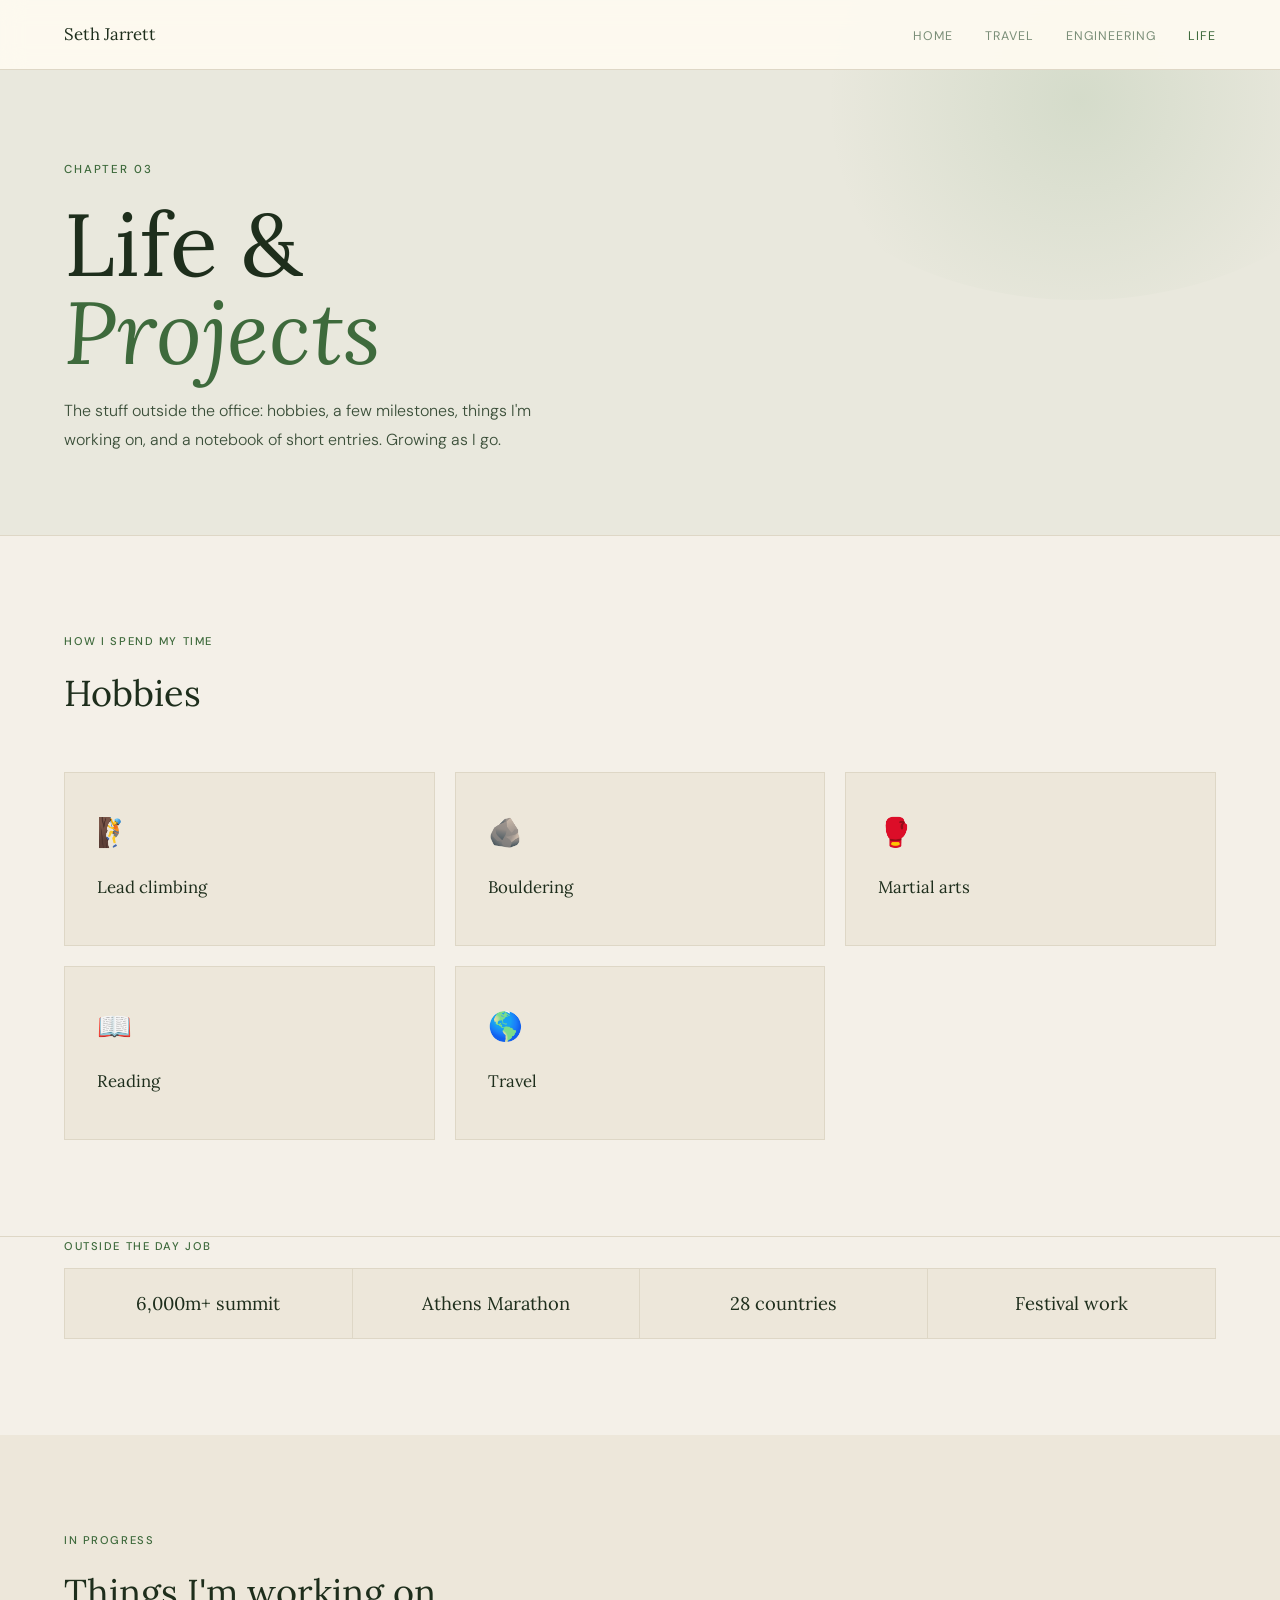
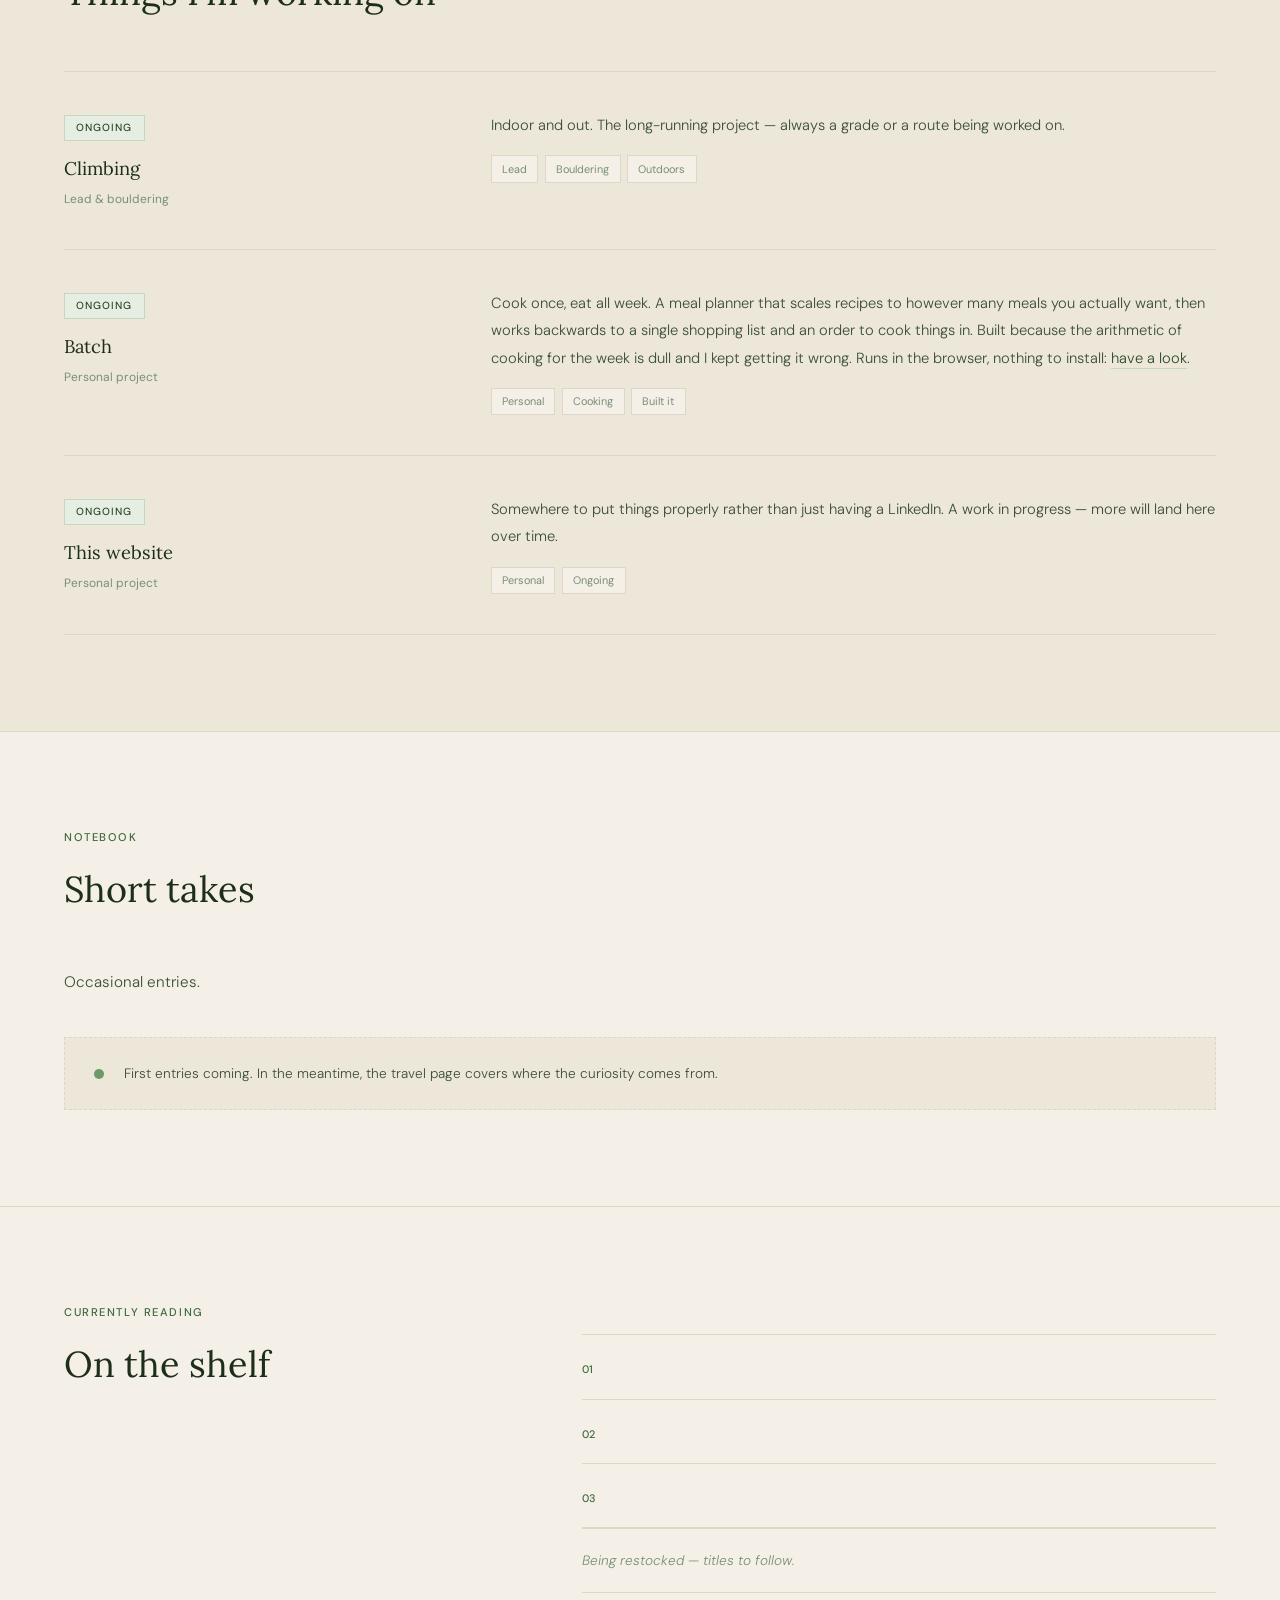
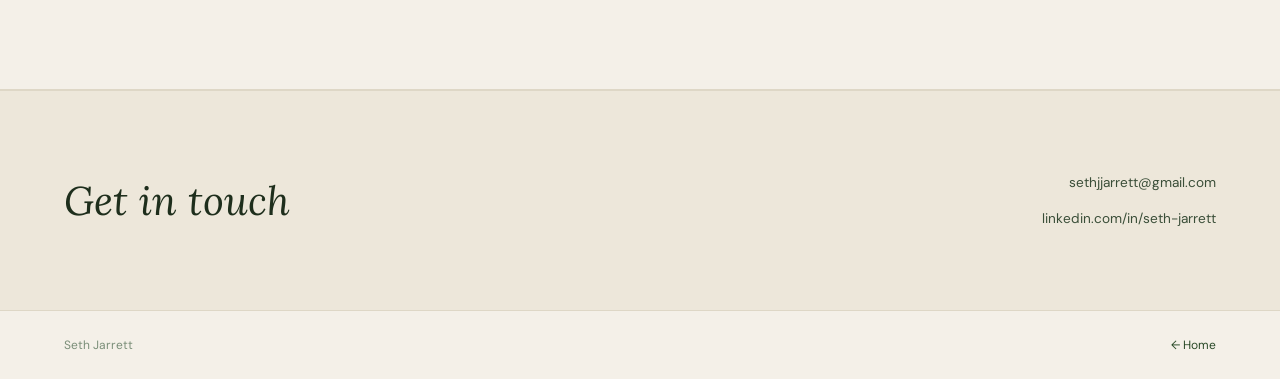
<file: life.html>
<!DOCTYPE html>
<html lang="en">
<head>
<meta charset="UTF-8">
<meta name="viewport" content="width=device-width, initial-scale=1.0">
<title>Life — Seth Jarrett</title>
<link rel="preconnect" href="https://fonts.googleapis.com">
<link href="https://fonts.googleapis.com/css2?family=Lora:ital,wght@0,400;0,500;1,400&family=DM+Sans:opsz,wght@9..40,300;9..40,400;9..40,500&display=swap" rel="stylesheet">
<link rel="stylesheet" href="style.css">
<style>
*,*::before,*::after{box-sizing:border-box;margin:0;padding:0;}
:root{
  /* quiet stone-and-sage — the personal corner of the site, kept low-key */
  --honey:#3E6A3C;--honey-light:#6A9A68;--honey-pale:#E6EDE2;--honey-mid:#3E6A3C;--honey-dim:rgba(62,106,60,0.06);
  --green:#2A4A28;--green-light:#6A9A68;--green-pale:#C4D8C0;--green-dim:rgba(106,154,104,0.10);
  --warm:#F4F0E8;--warm2:#EDE7DA;--warm3:#DED7C6;
  --ink:#1E2E1C;--ink-soft:#3A4E38;--ink-muted:#7A8E78;
  --serif:'Lora',Georgia,serif;--sans:'DM Sans',system-ui,sans-serif;
}
html{scroll-behavior:smooth;}
body{font-family:var(--sans);background:var(--warm);color:var(--ink);line-height:1.7;font-size:16px;}

nav{position:fixed;top:0;left:0;right:0;z-index:100;display:flex;justify-content:space-between;align-items:center;padding:1.25rem 4rem;background:rgba(253,250,240,0.96);backdrop-filter:blur(12px);border-bottom:1px solid var(--warm3);}
.nav-name{font-family:var(--serif);font-size:1.05rem;color:var(--ink);text-decoration:none;}
.nav-links{display:flex;gap:2rem;list-style:none;}
.nav-links a{font-size:0.78rem;color:var(--ink-muted);text-decoration:none;letter-spacing:0.08em;text-transform:uppercase;transition:color 0.25s;}
.nav-links a:hover,.nav-links a.active{color:var(--honey-mid);}

.page-header{min-height:55vh;display:flex;flex-direction:column;justify-content:flex-end;padding:10rem 4rem 5rem;border-bottom:1px solid var(--warm3);position:relative;overflow:hidden;background:var(--honey-dim);}
.header-blob{position:absolute;width:600px;height:400px;border-radius:50%;background:radial-gradient(circle,rgba(106,154,104,0.16) 0%,transparent 70%);top:-100px;right:-100px;pointer-events:none;}
.chapter-tag{font-size:0.72rem;font-weight:500;letter-spacing:0.16em;text-transform:uppercase;color:var(--honey-mid);margin-bottom:1.25rem;position:relative;}
.page-title{font-family:var(--serif);font-size:clamp(3rem,7vw,5.5rem);font-weight:400;line-height:1.0;color:var(--ink);margin-bottom:1.25rem;position:relative;}
.page-title em{font-style:italic;color:var(--honey-mid);}
.page-sub{font-size:1rem;color:var(--ink-soft);font-weight:300;max-width:500px;line-height:1.85;position:relative;}

/* HOBBIES */
.hobbies{padding:6rem 4rem;border-bottom:1px solid var(--warm3);}
.section-label{font-size:0.7rem;font-weight:500;letter-spacing:0.14em;text-transform:uppercase;color:var(--honey-mid);margin-bottom:0.75rem;}
.section-title{font-family:var(--serif);font-size:clamp(1.5rem,3vw,2.25rem);font-weight:400;color:var(--ink);margin-bottom:3rem;}
.hobbies-grid{display:grid;grid-template-columns:repeat(3,1fr);gap:1.25rem;}
.hobby-card{background:var(--warm2);padding:2.25rem 2rem;border:1px solid var(--warm3);transition:border-color 0.2s,background 0.2s,transform 0.2s;}
.hobby-card:hover{border-color:var(--honey);background:var(--honey-pale);transform:translateY(-2px);}
.hobby-icon{font-size:1.75rem;margin-bottom:1rem;display:block;}
.hobby-name{font-family:var(--serif);font-size:1.05rem;color:var(--ink);margin-bottom:0.5rem;}

/* MILESTONES — understated, not a trophy cabinet */
.milestones{padding:0 4rem 6rem;}
.miles-row{display:grid;grid-template-columns:repeat(4,1fr);border:1px solid var(--warm3);background:var(--warm2);}
.mile{padding:1.4rem 1.75rem;text-align:center;border-right:1px solid var(--warm3);}
.mile:last-child{border-right:none;}
.mile-value{font-family:var(--serif);font-size:1.15rem;color:var(--ink);line-height:1.3;}

/* NOTEBOOK — short takes, added over time */
.notebook{padding:6rem 4rem;border-bottom:1px solid var(--warm3);}
.note-entry{display:grid;grid-template-columns:140px 1fr;gap:2rem;padding:1.6rem 0;border-bottom:1px solid var(--warm3);}
.note-entry:first-of-type{border-top:1px solid var(--warm3);}
.note-date{font-size:0.72rem;color:var(--honey-mid);font-weight:500;letter-spacing:0.06em;padding-top:0.25rem;}
.note-date small{display:block;font-size:0.66rem;color:var(--ink-muted);letter-spacing:0.08em;text-transform:uppercase;margin-top:0.3rem;font-weight:400;}
.note-title{font-family:var(--serif);font-size:1.05rem;color:var(--ink);margin-bottom:0.4rem;}
.note-body{font-size:0.88rem;color:var(--ink-soft);font-weight:300;line-height:1.8;}
.note-coming{border:1.5px dashed var(--warm3);padding:1.5rem 1.8rem;display:flex;align-items:center;gap:1.25rem;background:var(--warm2);}
.note-dot{width:10px;height:10px;border-radius:50%;background:var(--green-light);flex-shrink:0;animation:notepulse 2.4s ease-in-out infinite;}
@keyframes notepulse{0%,100%{box-shadow:0 0 0 0 rgba(106,154,104,0.45);}50%{box-shadow:0 0 0 9px rgba(106,154,104,0);}}
.note-coming p{font-size:0.85rem;color:var(--ink-soft);font-weight:300;line-height:1.7;}

.book-item{display:none;}
.book-item.show{display:flex;}
.shelf-empty{font-size:0.85rem;color:var(--ink-muted);font-weight:300;font-style:italic;padding:1.25rem 0;border-top:1px solid var(--warm3);border-bottom:1px solid var(--warm3);}

@media(prefers-reduced-motion:reduce){
  html{scroll-behavior:auto;}
  .fade{opacity:1;transform:none;transition:none;}
  .note-dot{animation:none;}
}

/* SIDE PROJECTS */
.side-projects{padding:6rem 4rem;border-bottom:1px solid var(--warm3);background:var(--warm2);}
.sp-item{display:grid;grid-template-columns:1fr 2fr;gap:4rem;padding:2.5rem 0;border-bottom:1px solid var(--warm3);align-items:start;}
.sp-item:first-of-type{border-top:1px solid var(--warm3);}
.sp-status{display:inline-block;font-size:0.65rem;font-weight:500;letter-spacing:0.1em;text-transform:uppercase;padding:0.22rem 0.7rem;margin-bottom:0.75rem;}
.status-exploring{background:var(--green-pale);color:var(--green);border:1px solid var(--green-pale);}
.status-ongoing{background:var(--honey-pale);color:var(--green);border:1px solid var(--green-pale);}
.sp-name{font-family:var(--serif);font-size:1.15rem;color:var(--ink);margin-bottom:0.25rem;}
.sp-category{font-size:0.75rem;color:var(--ink-muted);}
.sp-desc{font-size:0.92rem;color:var(--ink-soft);font-weight:300;line-height:1.85;}
.sp-tags{display:flex;flex-wrap:wrap;gap:0.4rem;margin-top:1rem;}
.sp-tag{font-size:0.68rem;padding:0.22rem 0.65rem;border:1px solid var(--warm3);color:var(--ink-muted);background:var(--warm);}
.sp-desc a{color:var(--green);text-decoration:none;border-bottom:1px solid var(--green-pale);transition:border-color 0.2s;}
.sp-desc a:hover{border-bottom-color:var(--green);}

/* READING */
.reading{padding:6rem 4rem;border-bottom:1px solid var(--warm3);}
.reading-grid{display:grid;grid-template-columns:1fr 1.5fr;gap:6rem;align-items:start;}
.reading-intro{font-size:0.95rem;color:var(--ink-soft);font-weight:300;line-height:1.9;}
.book-list{display:flex;flex-direction:column;}
.book-item{padding:1.25rem 0;border-bottom:1px solid var(--warm3);display:flex;gap:1.5rem;align-items:start;}
.book-item:first-child{border-top:1px solid var(--warm3);}
.book-num{font-size:0.68rem;color:var(--honey-mid);font-weight:500;padding-top:0.3rem;min-width:20px;}
.book-title{font-family:var(--serif);font-size:0.95rem;color:var(--ink);margin-bottom:0.15rem;}
.book-author{font-size:0.78rem;color:var(--ink-muted);font-weight:300;}

/* CONTACT */
.contact{padding:5rem 4rem;display:flex;justify-content:space-between;align-items:center;background:var(--warm2);border-top:1px solid var(--warm3);}
.contact-left{font-family:var(--serif);font-size:clamp(1.5rem,3.5vw,2.5rem);font-style:italic;color:var(--ink);line-height:1.3;}
.contact-links{display:flex;flex-direction:column;gap:0.75rem;text-align:right;}
.contact-link{font-size:0.85rem;color:var(--ink-soft);text-decoration:none;transition:color 0.2s;}
.contact-link:hover{color:var(--ink);}

footer{padding:1.5rem 4rem;border-top:1px solid var(--warm3);display:flex;justify-content:space-between;}
.footer-text{font-size:0.75rem;color:var(--ink-muted);}
.footer-link{font-size:0.75rem;color:var(--green);text-decoration:none;}

.fade{opacity:0;transform:translateY(16px);transition:opacity 0.65s ease,transform 0.65s ease;}
.fade.in{opacity:1;transform:none;}

@media(max-width:860px){
  nav{padding:1rem 1.5rem;}
  .page-header,.hobbies,.side-projects,.reading,.contact{padding-left:1.5rem;padding-right:1.5rem;}
  .hobbies-grid{grid-template-columns:1fr 1fr;}
  .sp-item{grid-template-columns:1fr;gap:1rem;}
  .milestones{padding:0 1.5rem 4rem;}
  .miles-row{grid-template-columns:1fr 1fr;}
  .mile{border-bottom:1px solid var(--warm3);}
  .notebook{padding:4rem 1.5rem;}
  .note-entry{grid-template-columns:1fr;gap:0.5rem;}
  .reading-grid{grid-template-columns:1fr;gap:2.5rem;}
  .contact{flex-direction:column;gap:2rem;}
  .contact-links{text-align:left;}
  footer{padding:1.5rem;flex-direction:column;gap:0.4rem;}
}
</style>
</head>
<body>

<nav>
  <a href="index.html" class="nav-name">Seth Jarrett</a>
  <ul class="nav-links">
    <li><a href="index.html">Home</a></li>
    <li><a href="travel.html">Travel</a></li>
    <li><a href="engineering.html">Engineering</a></li>
    <li><a href="life.html" class="active">Life</a></li>
  </ul>
</nav>

<header class="page-header">
  <div class="header-blob"></div>
  <p class="chapter-tag">Chapter 03</p>
  <h1 class="page-title">Life &amp;<br><em>Projects</em></h1>
  <p class="page-sub">The stuff outside the office: hobbies, a few milestones, things I'm working on, and a notebook of short entries. Growing as I go.</p>
</header>

<section class="hobbies">
  <p class="section-label">How I spend my time</p>
  <h2 class="section-title">Hobbies</h2>
  <div class="hobbies-grid">
    <div class="hobby-card fade">
      <span class="hobby-icon">&#129495;</span>
      <div class="hobby-name">Lead climbing</div>
    </div>
    <div class="hobby-card fade">
      <span class="hobby-icon">&#129704;</span>
      <div class="hobby-name">Bouldering</div>
    </div>
    <div class="hobby-card fade">
      <span class="hobby-icon">&#129354;</span>
      <div class="hobby-name">Martial arts</div>
    </div>
    <div class="hobby-card fade">
      <span class="hobby-icon">&#128214;</span>
      <div class="hobby-name">Reading</div>
    </div>
    <div class="hobby-card fade">
      <span class="hobby-icon">&#127758;</span>
      <div class="hobby-name">Travel</div>
    </div>
  </div>
</section>


<section class="milestones">
  <p class="section-label fade">Outside the day job</p>
  <div class="miles-row fade">
    <!-- EDIT: name the peak (e.g. Huayna Potosi) and confirm details -->
    <div class="mile">
      <div class="mile-value">6,000m+ summit</div>
    </div>
    <!-- EDIT: confirm — read this as the Athens Marathon -->
    <div class="mile">
      <div class="mile-value">Athens Marathon</div>
    </div>
    <div class="mile">
      <div class="mile-value">28 countries</div>
    </div>
    <div class="mile">
      <div class="mile-value">Festival work</div>
    </div>
  </div>
</section>

<section class="side-projects">
  <p class="section-label">In progress</p>
  <h2 class="section-title">Things I'm working on</h2>
  <div class="sp-item fade">
    <div>
      <span class="sp-status status-ongoing">Ongoing</span>
      <div class="sp-name">Climbing</div>
      <div class="sp-category">Lead &amp; bouldering</div>
    </div>
    <div>
      <p class="sp-desc">Indoor and out. The long-running project &mdash; always a grade or a route being worked on.</p>
      <div class="sp-tags"><span class="sp-tag">Lead</span><span class="sp-tag">Bouldering</span><span class="sp-tag">Outdoors</span></div>
    </div>
  </div>
  <div class="sp-item fade">
    <div>
      <span class="sp-status status-ongoing">Ongoing</span>
      <div class="sp-name">Batch</div>
      <div class="sp-category">Personal project</div>
    </div>
    <div>
      <p class="sp-desc">Cook once, eat all week. A meal planner that scales recipes to however many meals you actually want, then works backwards to a single shopping list and an order to cook things in. Built because the arithmetic of cooking for the week is dull and I kept getting it wrong. Runs in the browser, nothing to install: <a href="https://sethjjarrett-cell.github.io/batch/" target="_blank" rel="noopener">have a look</a>.</p>
      <div class="sp-tags"><span class="sp-tag">Personal</span><span class="sp-tag">Cooking</span><span class="sp-tag">Built it</span></div>
    </div>
  </div>
  <div class="sp-item fade">
    <div>
      <span class="sp-status status-ongoing">Ongoing</span>
      <div class="sp-name">This website</div>
      <div class="sp-category">Personal project</div>
    </div>
    <div>
      <p class="sp-desc">Somewhere to put things properly rather than just having a LinkedIn. A work in progress — more will land here over time.</p>
      <div class="sp-tags"><span class="sp-tag">Personal</span><span class="sp-tag">Ongoing</span></div>
    </div>
  </div>
</section>


<section class="notebook">
  <p class="section-label">Notebook</p>
  <h2 class="section-title">Short takes</h2>
  <p class="reading-intro" style="max-width:560px;margin-bottom:2.5rem;">Occasional entries.</p>

  <!-- TEMPLATE: copy this block to add an entry:
  <div class="note-entry fade">
    <div class="note-date">DD Mon YYYY<small>Topic</small></div>
    <div>
      <div class="note-title">Entry title</div>
      <p class="note-body">A paragraph or two. A take on something in the news, a number that surprised you, a question worth sitting with.</p>
    </div>
  </div>
  -->

  <div class="note-coming fade">
    <span class="note-dot" aria-hidden="true"></span>
    <p>First entries coming. In the meantime, the travel page covers where the curiosity comes from.</p>
  </div>
</section>

<section class="reading">
  <p class="section-label">Currently reading</p>
  <div class="reading-grid">
    <div>
      <h2 class="section-title" style="margin-bottom:1.25rem;">On the shelf</h2>
    </div>
    <div class="book-list fade">
      <div class="book-item" id="book-1"><span class="book-num">01</span><div><div class="book-title" id="book-1-title"></div><div class="book-author" id="book-1-author"></div></div></div>
      <div class="book-item" id="book-2"><span class="book-num">02</span><div><div class="book-title" id="book-2-title"></div><div class="book-author" id="book-2-author"></div></div></div>
      <div class="book-item" id="book-3"><span class="book-num">03</span><div><div class="book-title" id="book-3-title"></div><div class="book-author" id="book-3-author"></div></div></div>
      <p class="shelf-empty" id="shelfEmpty">Being restocked &mdash; titles to follow.</p>
    </div>
  </div>
</section>

<div class="contact">
  <p class="contact-left">Get in touch</p>
  <div class="contact-links">
    <a href="mailto:sethjjarrett@gmail.com" class="contact-link">sethjjarrett@gmail.com</a>
    <a href="https://linkedin.com/in/seth-jarrett" class="contact-link" target="_blank" rel="noopener">linkedin.com/in/seth-jarrett</a>
  </div>
</div>

<footer>
  <span class="footer-text">Seth Jarrett</span>
  <a href="index.html" class="footer-link">&#8592; Home</a>
</footer>

<script>
const obs=new IntersectionObserver(entries=>entries.forEach((e,i)=>{if(e.isIntersecting){setTimeout(()=>e.target.classList.add('in'),i*80);obs.unobserve(e.target);}}),{threshold:0.1});
document.querySelectorAll('.fade').forEach(el=>obs.observe(el));

// Load content from content.json (managed via admin.html)
fetch('content.json')
  .then(r => r.json())
  .then(data => {
    const t = (id, val) => { const el = document.getElementById(id); if (el && val) el.textContent = val; };
    let shown = 0;
    [1,2,3].forEach(n => {
      const title = data.life['book_' + n + '_title'];
      if (title) {
        t('book-' + n + '-title', title);
        t('book-' + n + '-author', data.life['book_' + n + '_author']);
        document.getElementById('book-' + n).classList.add('show');
        shown++;
      }
    });
    if (shown > 0) document.getElementById('shelfEmpty').style.display = 'none';
  })
  .catch(() => { /* content.json not found — hardcoded content displays instead */ });
</script>
</body>
</html>
</file>
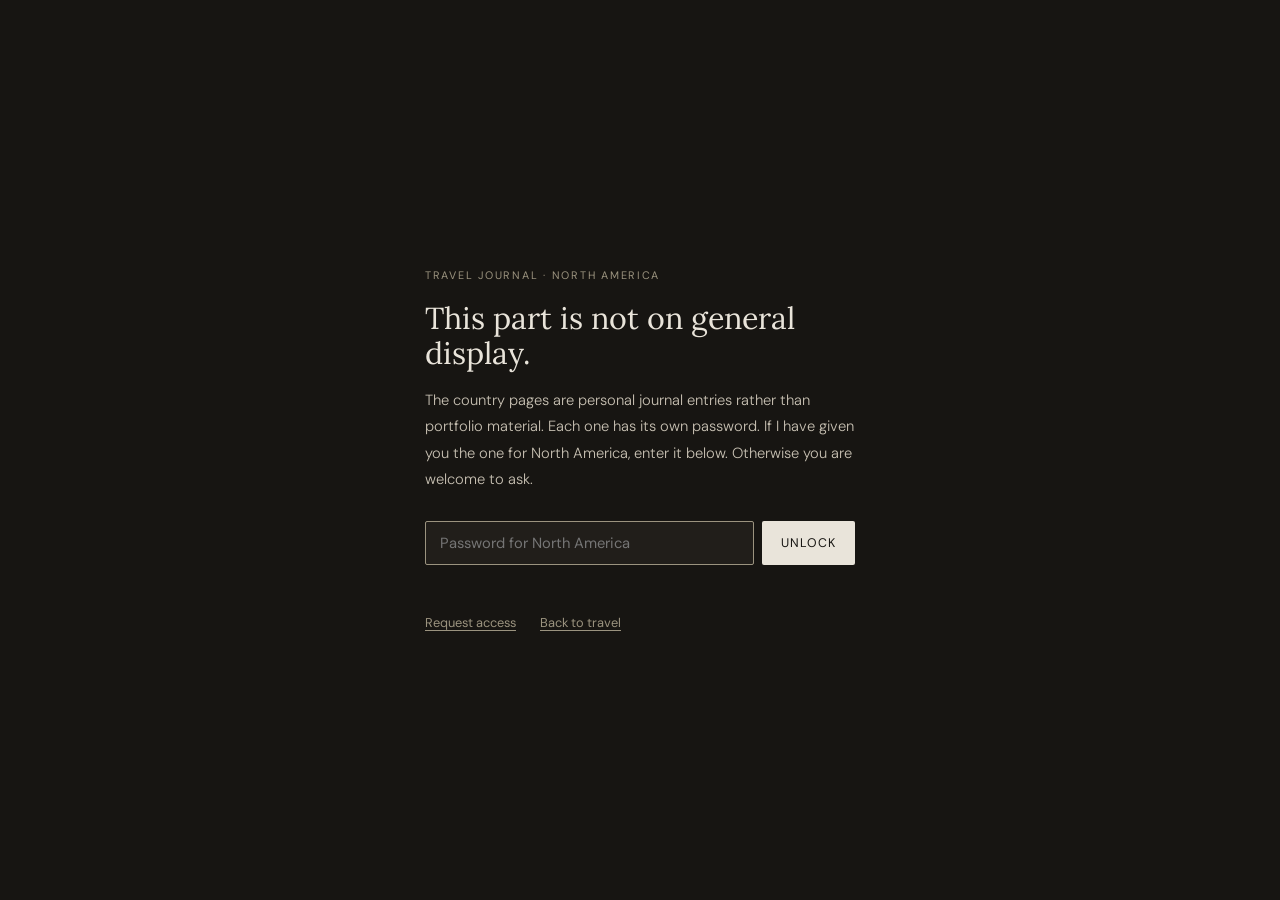
<file: north-america.html>
<!DOCTYPE html>
<html lang="en">
<head>
<meta charset="UTF-8">
<meta name="viewport" content="width=device-width, initial-scale=1.0">
<script src="travel-gate.js"></script>
<title>North America — Seth Jarrett</title>
<link rel="preconnect" href="https://fonts.googleapis.com">
<link href="https://fonts.googleapis.com/css2?family=Lora:ital,wght@0,400;0,500;1,400&family=DM+Sans:opsz,wght@9..40,300;9..40,400;9..40,500&display=swap" rel="stylesheet">
<link rel="stylesheet" href="style.css">
<style>
*,*::before,*::after{box-sizing:border-box;margin:0;padding:0;}
html{scroll-behavior:smooth;}
body{font-family:var(--sans);background:var(--nam-nyc-bg);color:var(--nam-nyc-text);line-height:1.7;font-size:16px;transition:background 1.2s ease,color 0.8s ease;}

nav{position:fixed;top:0;left:0;right:0;z-index:100;display:flex;justify-content:space-between;align-items:center;padding:1.25rem 4rem;background:var(--nam-nyc-nav);backdrop-filter:blur(12px);border-bottom:1px solid var(--nam-nyc-rule);transition:background 1.2s ease,border-color 0.8s ease;}
.nav-name{font-family:var(--serif);font-size:1.05rem;color:var(--nam-nyc-accent);text-decoration:none;transition:color 0.8s;}
.nav-links{display:flex;gap:2rem;list-style:none;}
.nav-links a{font-size:0.75rem;color:var(--nam-nyc-muted);text-decoration:none;letter-spacing:0.09em;text-transform:uppercase;transition:color 0.3s;}
.nav-links a:hover{color:var(--nam-nyc-accent);}
.nav-back{font-size:0.75rem;color:var(--nam-nyc-muted);text-decoration:none;transition:color 0.2s;}
.nav-back:hover{color:var(--nam-nyc-accent);}

.hero{min-height:90vh;display:grid;grid-template-rows:1fr auto;position:relative;overflow:hidden;padding-top:72px;}
.hero-placeholder{position:absolute;inset:0;background:linear-gradient(160deg,#D4C0A0 0%,#C0A070 40%,#8A6030 100%);display:flex;align-items:center;justify-content:center;}
.hero-placeholder-text{font-size:0.75rem;letter-spacing:0.12em;text-transform:uppercase;color:rgba(255,255,255,0.4);}
.hero-overlay{position:absolute;inset:0;background:linear-gradient(to top,rgba(26,20,10,0.85) 0%,rgba(26,20,10,0.15) 50%,transparent 100%);}
.hero-content{position:relative;padding:3rem 4rem;display:flex;flex-direction:column;justify-content:flex-end;}
.hero-back{font-size:0.72rem;letter-spacing:0.1em;text-transform:uppercase;color:rgba(255,255,255,0.55);text-decoration:none;margin-bottom:auto;padding-top:1rem;display:flex;align-items:center;gap:0.5rem;transition:color 0.2s;}
.hero-back:hover{color:rgba(255,255,255,0.9);}
.hero-region{font-size:0.7rem;font-weight:500;letter-spacing:0.16em;text-transform:uppercase;color:rgba(240,220,160,0.9);margin-bottom:0.75rem;}
.hero-title{font-family:var(--serif);font-size:clamp(3rem,8vw,6.5rem);font-weight:400;line-height:0.95;color:#fff;margin-bottom:1rem;}
.hero-title em{font-style:italic;color:rgba(240,220,160,0.9);}
.hero-sub{font-size:1rem;color:rgba(255,255,255,0.7);font-weight:300;max-width:500px;line-height:1.8;}
.hero-date{font-size:0.72rem;letter-spacing:0.12em;text-transform:uppercase;color:rgba(255,255,255,0.5);margin-top:1.1rem;display:none;}
.hero-date.set{display:block;}

.cities-nav{padding:0 4rem;background:var(--nam-nyc-text);display:flex;border-bottom:1px solid rgba(255,255,255,0.08);transition:background 1.2s ease;}
.city-tab{padding:1.1rem 1.75rem;font-size:0.75rem;letter-spacing:0.08em;text-transform:uppercase;color:rgba(255,255,255,0.38);text-decoration:none;border-right:1px solid rgba(255,255,255,0.08);transition:color 0.2s,background 0.2s;cursor:pointer;display:flex;align-items:center;gap:0.6rem;}
.city-tab-dot{width:7px;height:7px;border-radius:50%;background:currentColor;opacity:0.3;transition:opacity 0.2s,background 0.3s;}
.city-tab:hover,.city-tab.active{color:rgba(255,255,255,0.9);}
.city-tab.active .city-tab-dot{opacity:1;}
.city-tab[href="#new-york"].active .city-tab-dot{background:#F0C840;}
.city-tab[href="#washington"].active .city-tab-dot{background:#7A9AC0;}
.city-tab[href="#miami"].active .city-tab-dot{background:#D2466E;}

.city-section{min-height:90vh;padding:6rem 4rem;}
.city-blend{height:170px;}
.blend-ny-dc{background:linear-gradient(to bottom,var(--nam-nyc-bg),var(--nam-dc-bg));}
.blend-dc-mia{background:linear-gradient(to bottom,var(--nam-dc-bg),var(--nam-miami-bg));}
#new-york{background:var(--nam-nyc-bg);}
#washington{background:var(--nam-dc-bg);}
#miami{background:var(--nam-miami-bg);}

.city-header{margin-bottom:3rem;}
.city-eyebrow{font-size:0.68rem;font-weight:500;letter-spacing:0.14em;text-transform:uppercase;margin-bottom:0.6rem;}
.city-name{font-family:var(--serif);font-size:clamp(2rem,5vw,3.5rem);font-weight:400;line-height:1.0;margin-bottom:1rem;}
.city-name em{font-style:italic;}
.city-intro{font-size:1rem;font-weight:300;line-height:1.9;max-width:620px;}

#new-york .city-eyebrow{color:var(--nam-nyc-accent);}
#new-york .city-name{color:var(--nam-nyc-text);}
#new-york .city-name em{color:var(--nam-nyc-accent);}
#new-york .city-intro{color:var(--nam-nyc-soft);}
#washington .city-eyebrow{color:var(--nam-dc-accent);}
#washington .city-name{color:var(--nam-dc-text);}
#washington .city-name em{color:var(--nam-dc-accent);}
#washington .city-intro{color:var(--nam-dc-soft);}
#miami .city-eyebrow{color:var(--nam-miami-accent);}
#miami .city-name{color:var(--nam-miami-text);}
#miami .city-name em{color:var(--nam-miami-accent);}
#miami .city-intro{color:var(--nam-miami-soft);}

.photo-grid{display:grid;gap:0.75rem;margin:2.5rem 0;}
.photo-grid-2{grid-template-columns:1fr 1fr;}
.photo-grid-3{grid-template-columns:2fr 1fr 1fr;}
.photo-grid-4{grid-template-columns:1fr 1fr 1fr 1fr;}
.photo-slot{aspect-ratio:4/3;display:flex;flex-direction:column;align-items:center;justify-content:center;gap:0.5rem;}
.photo-slot.wide{aspect-ratio:16/9;}
.photo-slot[style*="3/2"]{aspect-ratio:3/2;}
#new-york .photo-slot{background:var(--nam-nyc-bg3);}
#washington .photo-slot{background:var(--nam-dc-bg3);}
#miami .photo-slot{background:var(--nam-miami-bg3);}
.photo-slot-label{font-size:0.62rem;letter-spacing:0.1em;text-transform:uppercase;opacity:0.4;text-align:center;padding:0 1rem;}
#new-york .photo-slot-label{color:var(--nam-nyc-muted);}
#washington .photo-slot-label{color:var(--nam-dc-muted);}
#miami .photo-slot-label{color:var(--nam-miami-muted);}

/* From the notebook — anecdotes get their own paper */
.notebook-note{max-width:640px;margin:2.5rem 0;padding:1.6rem 1.9rem 1.5rem;position:relative;transform:rotate(-0.4deg);box-shadow:0 2px 12px rgba(0,0,0,0.06);}
.notebook-note-label{font-size:0.62rem;font-weight:500;letter-spacing:0.14em;text-transform:uppercase;margin-bottom:0.7rem;opacity:0.75;}
.notebook-note p{font-family:var(--serif);font-style:italic;font-size:0.97rem;line-height:1.85;}
#new-york .notebook-note{background:var(--nam-nyc-bg2);border-left:3px solid var(--nam-nyc-accent);}
#new-york .notebook-note-label{color:var(--nam-nyc-accent);}
#new-york .notebook-note p{color:var(--nam-nyc-soft);}
#washington .notebook-note{background:var(--nam-dc-bg2);border-left:3px solid var(--nam-dc-accent);transform:rotate(0.35deg);}
#washington .notebook-note-label{color:var(--nam-dc-accent);}
#washington .notebook-note p{color:var(--nam-dc-soft);}
#miami .notebook-note{background:var(--nam-miami-bg2);border-left:3px solid var(--nam-miami-accent);}
#miami .notebook-note-label{color:var(--nam-miami-accent);}
#miami .notebook-note p{color:var(--nam-miami-soft);}

/* Photo break — one editorial image inside the narrative, modest size so
   text and image share the stage. Hidden until the photo exists. */
.photo-break{display:none;max-width:720px;margin:2.75rem 0;}
.photo-break.set{display:block;}
.photo-break img{width:100%;display:block;cursor:pointer;box-shadow:0 3px 16px rgba(0,0,0,0.10);}
.photo-break figcaption{font-family:var(--serif);font-style:italic;font-size:0.82rem;margin-top:0.7rem;opacity:0.75;}
#new-york .photo-break figcaption{color:var(--nam-nyc-muted);}
#washington .photo-break figcaption{color:var(--nam-dc-muted);}
#miami .photo-break figcaption{color:var(--nam-miami-muted);}

.highlights{margin-top:2rem;display:flex;flex-direction:column;}
.highlight{padding:1rem 0;display:flex;gap:1.5rem;align-items:start;}
.highlight-dot{width:6px;height:6px;border-radius:50%;flex-shrink:0;margin-top:0.6rem;}
#new-york .highlight{border-bottom:1px solid var(--nam-nyc-rule);}
#new-york .highlight:first-child{border-top:1px solid var(--nam-nyc-rule);}
#new-york .highlight-dot{background:var(--nam-nyc-accent);}
#new-york .highlight-text{color:var(--nam-nyc-soft);}
#new-york .highlight-text strong{color:var(--nam-nyc-text);}
#washington .highlight{border-bottom:1px solid var(--nam-dc-rule);}
#washington .highlight:first-child{border-top:1px solid var(--nam-dc-rule);}
#washington .highlight-dot{background:var(--nam-dc-accent);}
#washington .highlight-text{color:var(--nam-dc-soft);}
#washington .highlight-text strong{color:var(--nam-dc-text);}
#miami .highlight{border-bottom:1px solid var(--nam-miami-rule);}
#miami .highlight:first-child{border-top:1px solid var(--nam-miami-rule);}
#miami .highlight-dot{background:var(--nam-miami-accent);}
#miami .highlight-text{color:var(--nam-miami-soft);}
#miami .highlight-text strong{color:var(--nam-miami-text);}
.highlight-text{font-size:0.92rem;font-weight:300;line-height:1.7;}
.highlight-text strong{font-weight:500;}

.next-section{padding:4rem;display:flex;justify-content:space-between;align-items:center;background:var(--nam-miami-bg2);border-top:1px solid var(--nam-miami-rule);}
.next-label{font-size:0.7rem;letter-spacing:0.12em;text-transform:uppercase;color:var(--nam-miami-muted);}
.next-link{font-family:var(--serif);font-size:1.25rem;font-style:italic;color:var(--nam-miami-text);text-decoration:none;display:flex;align-items:center;gap:1rem;transition:gap 0.2s;}
.next-link:hover{gap:1.5rem;}
.next-link span{color:var(--nam-miami-accent);}

footer{padding:1.5rem 4rem;border-top:1px solid var(--nam-miami-rule);background:var(--nam-miami-bg);display:flex;justify-content:space-between;}
.footer-text{font-size:0.72rem;color:var(--nam-miami-muted);}
.footer-link{font-size:0.72rem;color:var(--nam-miami-accent);text-decoration:none;}

.fade{opacity:0;transform:translateY(18px);transition:opacity 0.7s ease,transform 0.7s ease;}
.fade.in{opacity:1;transform:none;}

@media(max-width:900px){
  nav,.cities-nav,.city-section,.next-section{padding-left:1.5rem;padding-right:1.5rem;}
  .hero-content{padding:2rem 1.5rem;}
  .photo-grid-3,.photo-grid-4{grid-template-columns:1fr 1fr;}
  .photo-grid-2{grid-template-columns:1fr;}
  footer{padding:1.5rem;flex-direction:column;gap:0.4rem;}
}

.gallery-grid{display:grid;grid-template-columns:repeat(3,1fr);gap:0.75rem;margin:2rem 0;}
.gallery-grid:empty{display:none;}
.gallery-thumb{aspect-ratio:4/3;border:none;padding:0;cursor:pointer;background-size:cover;background-position:center;background-color:rgba(128,128,128,0.12);transition:opacity 0.2s,transform 0.2s;display:block;width:100%;}
.gallery-thumb:hover{opacity:0.9;transform:scale(0.99);}
@media(max-width:860px){.gallery-grid{grid-template-columns:1fr 1fr;}}
.lightbox{position:fixed;inset:0;z-index:1000;background:rgba(15,15,18,0.94);display:none;align-items:center;justify-content:center;flex-direction:column;}
.lightbox.open{display:flex;}
.lightbox-img{max-width:90vw;max-height:80vh;object-fit:contain;user-select:none;}
.lightbox-caption{color:rgba(235,235,235,0.85);font-size:0.85rem;margin-top:1rem;text-align:center;max-width:80vw;min-height:1.2rem;}
.lightbox-count{position:absolute;top:1.5rem;left:50%;transform:translateX(-50%);color:rgba(235,235,235,0.6);font-size:0.75rem;letter-spacing:0.1em;}
.lightbox-btn{position:absolute;background:none;border:none;color:rgba(235,235,235,0.8);cursor:pointer;font-size:2.5rem;line-height:1;padding:1rem;transition:color 0.2s;user-select:none;}
.lightbox-btn:hover{color:#fff;}
.lightbox-prev{left:0.5rem;top:50%;transform:translateY(-50%);}
.lightbox-next{right:0.5rem;top:50%;transform:translateY(-50%);}
.lightbox-close{top:0.5rem;right:0.75rem;font-size:2rem;}
@media(max-width:860px){.lightbox-prev,.lightbox-next{font-size:1.8rem;}}
</style>
</head>
<body>

<nav>
  <a href="travel.html" class="nav-back">&#8592; Travel</a>
  <ul class="nav-links">
    <li><a href="index.html">Home</a></li>
    <li><a href="travel.html">Travel</a></li>
    <li><a href="engineering.html">Engineering</a></li>
    <li><a href="life.html">Life</a></li>
  </ul>
</nav>

<section class="hero">
  <div class="hero-placeholder">
    <!-- Replace with: <img src="nyc-skyline.jpg" style="width:100%;height:100%;object-fit:cover;position:absolute;inset:0;" alt="New York"> -->
    <span class="hero-placeholder-text">Add a hero photo</span>
  </div>
  <div class="hero-overlay"></div>
  <div class="hero-content">
    <a href="travel.html" class="hero-back">&#8592; All regions</a>
    <p class="hero-region">Region 01 &nbsp;/&nbsp; First stop</p>
    <h1 class="hero-title">North<br><em>America</em></h1>
    <p class="hero-sub">New York, Washington, Miami. A family trip -- mum, sister, brother -- and a first time in the States. The scale of the country, the disparity, and losing a bank card in Washington: by the time I noticed, someone had spent two thousand pounds in Target. And ordered Uber Eats. That one did not get refunded; I suppose it was on me.</p>
    <!-- EDIT: set the trip dates, e.g. "March 2023 &middot; 9 days &middot; family trip".
         Leave data-when empty and the line stays hidden. -->
    <p class="hero-date" data-when=""></p>
  </div>
</section>

<div class="cities-nav">
  <a href="#new-york" class="city-tab active"><span class="city-tab-dot"></span>New York</a>
  <a href="#washington" class="city-tab"><span class="city-tab-dot"></span>Washington DC</a>
  <a href="#miami" class="city-tab"><span class="city-tab-dot"></span>Miami</a>
</div>

<!-- NEW YORK -->
<section class="city-section" id="new-york">
  <div class="city-header fade">
    <p class="city-eyebrow">Stop 01</p>
    <h2 class="city-name">New <em>York</em></h2>
    <p class="city-intro">First stop, and a family trip to the big apple. New York is grand in a way you have to physically see. What struck me most was the disparity: serious wealth and serious poverty side by side, homelessness on a level you do not see in London.</p>
  </div>
  <aside class="notebook-note fade">
    <p class="notebook-note-label">From the notebook</p>
    <p>One morning we walked ten minutes to a diner with my mum, a couple of blocks in central Manhattan, about 9am. On the way I counted three people shooting heroin and one smoking crack. Twenty-five years in the UK, a year of it in London, and I had never seen either.</p>
  </aside>
  <figure class="photo-break fade" data-break-gallery="new-york" data-break-index="0"></figure>
  <div class="highlights fade">
    <div class="highlight"><div class="highlight-dot"></div><div class="highlight-text"><strong>The Empire State Building</strong> -- went up for the view. The city from above changes how you understand it at street level. We caught it at sunset and stayed into the dark, watching people in office blocks and apartments wind down from another big day.</div></div>
    <div class="highlight"><div class="highlight-dot"></div><div class="highlight-text"><strong>Central Park</strong> -- enormous, and a proper park: distinct sections, baseball games going in several places at once. Spent a good stretch of a day in it. I understand why it is so iconic.</div></div>
    <div class="highlight"><div class="highlight-dot"></div><div class="highlight-text"><strong>Natural History Museum</strong> -- one of the better museums I have been to. Also the setting of Night at the Museum, a family favourite, which made it a required stop.</div></div>
    <div class="highlight"><div class="highlight-dot"></div><div class="highlight-text"><strong>Brooklyn Bridge and Brooklyn</strong> -- walked across and into the start of Brooklyn, people skating in the square, a part of the city that knows it is cool. The view back across the water to Manhattan is one of the best city views I have seen, and I do not understand why it is not more famous. Also where I accepted that British bridges are pathetic next to their American, and even more so Chinese, counterparts.</div></div>
  </div>
  <figure class="photo-break fade" data-break-gallery="new-york" data-break-index="1"></figure>
  <div class="gallery-grid fade" data-gallery="new-york"></div>
</section>

<div class="city-blend blend-ny-dc" aria-hidden="true"></div>

<!-- WASHINGTON DC -->
<section class="city-section" id="washington">
  <div class="city-header fade">
    <p class="city-eyebrow">Stop 02</p>
    <h2 class="city-name"><em>Washington</em> DC</h2>
    <p class="city-intro">After New York: Arlington Cemetery, the monuments, the tourist circuit. A very considered, grand city, and it feels purpose-built because it is -- the height limits keep long views open to the federal buildings and monuments.</p>
  </div>
  <aside class="notebook-note fade">
    <p class="notebook-note-label">From the notebook</p>
    <p>Washington is also where I lost my bank card. Someone found it and spent about two thousand pounds in Target within the hour, in a rich capital city. It says something about the States: capitalism breeds an individualist mindset, and people who are struggling can end up treating society as a zero-sum game.</p>
  </aside>
  <figure class="photo-break fade" data-break-gallery="washington" data-break-index="0"></figure>
  <div class="highlights fade">
    <div class="highlight"><div class="highlight-dot"></div><div class="highlight-text"><strong>Arlington Cemetery</strong> -- rows of identical white headstones as far as you can see. Genuinely quite moving. The Americans do dramatic well.</div></div>
    <div class="highlight"><div class="highlight-dot"></div><div class="highlight-text"><strong>The monuments and the Mall</strong> -- the White House, the Capitol, the Lincoln Memorial, the Washington Monument. Grand civic buildings on a grand civic scale, plus the churches and sights around them. A city that takes its own importance seriously.</div></div>
    <div class="highlight"><div class="highlight-dot"></div><div class="highlight-text"><strong>The card, again</strong> -- the bank covered Target. The Uber Eats order they treated themselves to did not get refunded. I suppose that one was on me.</div></div>
  </div>
  <div class="gallery-grid fade" data-gallery="washington"></div>
</section>

<div class="city-blend blend-dc-mia" aria-hidden="true"></div>

<!-- MIAMI -->
<section class="city-section" id="miami">
  <div class="city-header fade">
    <p class="city-eyebrow">Stop 03</p>
    <h2 class="city-name"><em>Miami</em></h2>
    <p class="city-intro">Very hot, very multicultural, a particular energy to it -- chains, Spanish music, Cuban influence all over the place. People say Miami is basically not America, and I can see why. Miami Beach was a bit oversaturated and expensive; Wynwood was much better.</p>
  </div>
  <aside class="notebook-note fade">
    <p class="notebook-note-label">From the notebook</p>
    <p>An American-Ecuadorian friend took me into Wynwood -- it would not have occurred to me to wander into the city otherwise. Truthfully I felt a bit out of my depth at times. The American style, particularly the tougher Floridian version of it, is a bit intimidating to a Brit.</p>
  </aside>
  <figure class="photo-break fade" data-break-gallery="miami" data-break-index="0"></figure>
  <div class="highlights fade">
    <div class="highlight"><div class="highlight-dot"></div><div class="highlight-text"><strong>Miami Beach</strong> -- very hot, very expensive, slightly oversaturated. The Cuban and Latin influence gives it an energy that is specific to that city.</div></div>
    <div class="highlight"><div class="highlight-dot"></div><div class="highlight-text"><strong>Wynwood</strong> -- a real place compared to Miami Beach: cool clothes stores, murals, a neighbourhood with actual character. Glad I went rather than staying on the beach strip.</div></div>
  </div>
  <div class="gallery-grid fade" data-gallery="miami"></div>
</section>

<div class="next-section">
  <div><div class="next-label">Next region</div></div>
  <a href="south-america.html" class="next-link">South America <span>&#8594;</span></a>
</div>

<footer>
  <span class="footer-text">Seth Jarrett -- North America</span>
  <a href="travel.html" class="footer-link">&#8592; All regions</a>
</footer>

<script>
const obs=new IntersectionObserver(entries=>entries.forEach((e,i)=>{if(e.isIntersecting){setTimeout(()=>e.target.classList.add('in'),i*80);obs.unobserve(e.target);}}),{threshold:0.08});
document.querySelectorAll('.fade').forEach(el=>obs.observe(el));

const tabs=document.querySelectorAll('.city-tab');
tabs.forEach(t=>t.addEventListener('click',e=>{
  e.preventDefault();
  tabs.forEach(x=>x.classList.remove('active'));
  t.classList.add('active');
  document.querySelector(t.getAttribute('href'))?.scrollIntoView({behavior:'smooth'});
}));

const cityObs=new IntersectionObserver(entries=>{
  entries.forEach(e=>{
    if(e.isIntersecting){
      tabs.forEach(t=>t.classList.remove('active'));
      const a=document.querySelector(`.city-tab[href="#${e.target.id}"]`);
      if(a) a.classList.add('active');
    }
  });
},{threshold:0.45});
document.querySelectorAll('.city-section').forEach(s=>cityObs.observe(s));
</script>

<div class="lightbox" id="lightbox">
  <span class="lightbox-count" id="lb-count"></span>
  <button class="lightbox-btn lightbox-close" id="lb-close" aria-label="Close">&times;</button>
  <button class="lightbox-btn lightbox-prev" id="lb-prev" aria-label="Previous">&#8249;</button>
  <img class="lightbox-img" id="lb-img" alt="">
  <button class="lightbox-btn lightbox-next" id="lb-next" aria-label="Next">&#8250;</button>
  <div class="lightbox-caption" id="lb-caption"></div>
</div>

<script>
function cloudTransform(url,t){if(!url||!url.includes('/upload/'))return url;return url.replace('/upload/','/upload/'+t+'/');}
let lbItems=[],lbIndex=0;
const lb=document.getElementById('lightbox');
const lbImg=document.getElementById('lb-img');
const lbCap=document.getElementById('lb-caption');
const lbCount=document.getElementById('lb-count');
function openLightbox(items,i){lbItems=items;lbIndex=i;showLightbox();lb.classList.add('open');document.body.style.overflow='hidden';}
function showLightbox(){const it=lbItems[lbIndex];lbImg.src=cloudTransform(it.url,'f_auto,q_auto,w_1600,c_limit,h_1600');lbCap.textContent=it.caption||'';lbCount.textContent=(lbIndex+1)+' / '+lbItems.length;}
function lbNext(){lbIndex=(lbIndex+1)%lbItems.length;showLightbox();}
function lbPrev(){lbIndex=(lbIndex-1+lbItems.length)%lbItems.length;showLightbox();}
function closeLightbox(){lb.classList.remove('open');document.body.style.overflow='';}
document.getElementById('lb-next').onclick=lbNext;
document.getElementById('lb-prev').onclick=lbPrev;
document.getElementById('lb-close').onclick=closeLightbox;
lb.addEventListener('click',e=>{if(e.target===lb)closeLightbox();});
document.addEventListener('keydown',e=>{if(!lb.classList.contains('open'))return;if(e.key==='Escape')closeLightbox();else if(e.key==='ArrowRight')lbNext();else if(e.key==='ArrowLeft')lbPrev();});
let touchX=null;
lb.addEventListener('touchstart',e=>{touchX=e.changedTouches[0].clientX;},{passive:true});
lb.addEventListener('touchend',e=>{if(touchX===null)return;const dx=e.changedTouches[0].clientX-touchX;if(Math.abs(dx)>50){dx<0?lbNext():lbPrev();}touchX=null;},{passive:true});
function renderGalleries(galleries){
  document.querySelectorAll('[data-gallery]').forEach(container=>{
    const slug=container.dataset.gallery;
    const items=(galleries&&galleries[slug])||[];
    container.innerHTML='';
    if(!items.length)return;
    items.forEach((item,i)=>{
      const b=document.createElement('button');
      b.className='gallery-thumb';
      b.style.backgroundImage='url('+cloudTransform(item.url,'c_fill,f_auto,q_auto,w_700,h_525')+')';
      b.setAttribute('aria-label',item.caption||'Photo '+(i+1));
      b.onclick=()=>openLightbox(items,i);
      container.appendChild(b);
    });
  });
}
// Hero date stamp — shows only when data-when is filled in
document.querySelectorAll('.hero-date').forEach(el=>{
  const when=el.dataset.when&&el.dataset.when.trim();
  if(when){el.textContent=when;el.classList.add('set');}
});

// Photo breaks — single editorial images inside the narrative, pulled from
// the same galleries as the grids. data-break-index picks which photo.
// Invisible until that photo exists in content.json.
function renderBreaks(galleries){
  document.querySelectorAll('[data-break-gallery]').forEach(fig=>{
    const items=(galleries&&galleries[fig.dataset.breakGallery])||[];
    const item=items[+fig.dataset.breakIndex];
    if(!item)return;
    const img=document.createElement('img');
    img.src=cloudTransform(item.url,'f_auto,q_auto,w_1100,c_limit');
    img.alt=item.caption||'';
    img.loading='lazy';
    img.onclick=()=>openLightbox(items,+fig.dataset.breakIndex);
    fig.appendChild(img);
    if(item.caption){
      const cap=document.createElement('figcaption');
      cap.textContent=item.caption;
      fig.appendChild(cap);
    }
    fig.classList.add('set');
  });
}

fetch('content.json')
  .then(r=>r.json())
  .then(data=>{
    renderGalleries(data.galleries||{});
    renderBreaks(data.galleries||{});
  })
  .catch(()=>{});
</script>
</body>
</html>
</file>
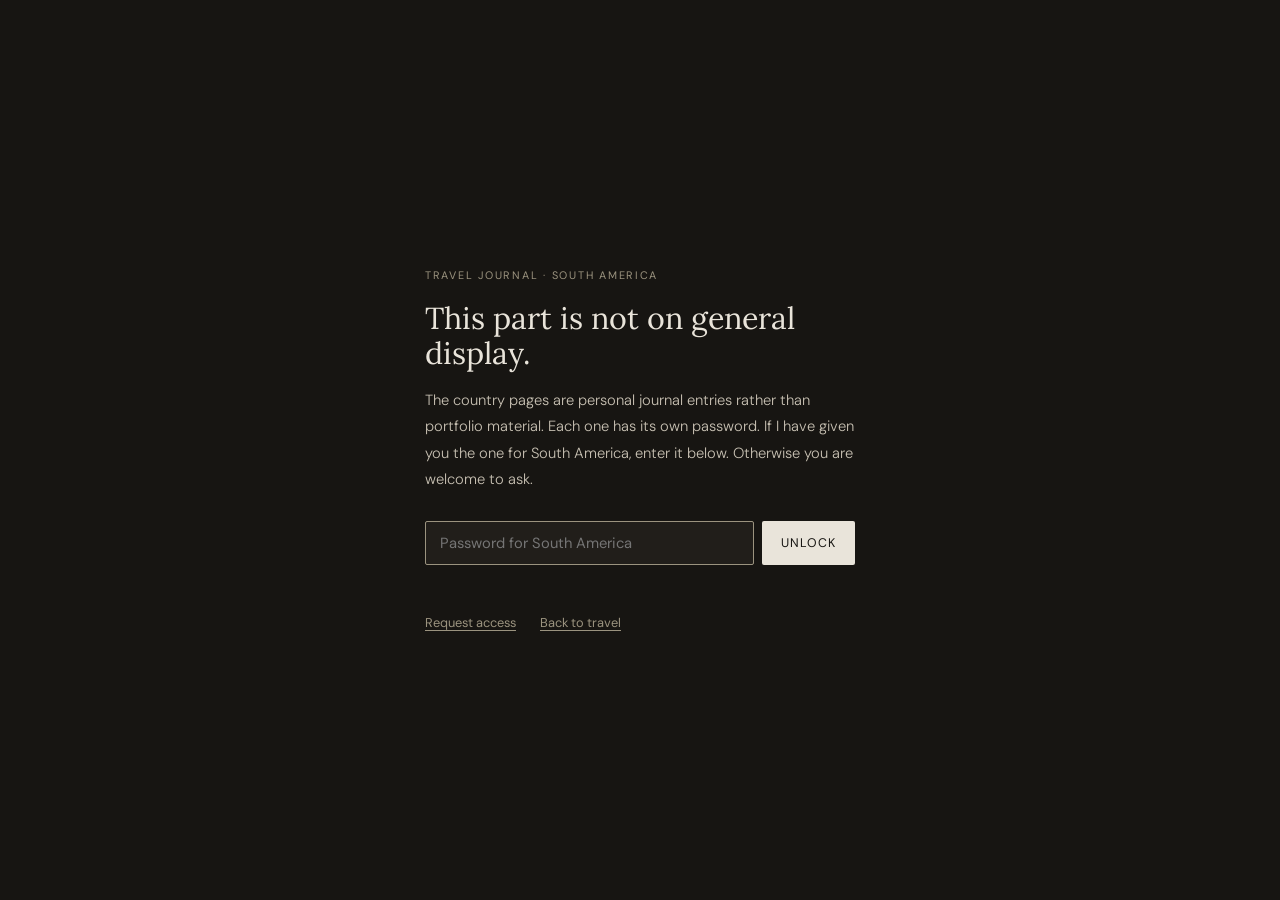
<file: south-america.html>
<!DOCTYPE html>
<html lang="en">
<head>
<meta charset="UTF-8">
<meta name="viewport" content="width=device-width, initial-scale=1.0">
<script src="travel-gate.js"></script>
<title>South America — Seth Jarrett</title>
<link rel="preconnect" href="https://fonts.googleapis.com">
<link href="https://fonts.googleapis.com/css2?family=Lora:ital,wght@0,400;0,500;1,400&family=DM+Sans:opsz,wght@9..40,300;9..40,400;9..40,500&display=swap" rel="stylesheet">
<link rel="stylesheet" href="style.css">
<style>
*,*::before,*::after{box-sizing:border-box;margin:0;padding:0;}
html{scroll-behavior:smooth;}
body{font-family:var(--sans);background:var(--sam-col-bg);color:var(--sam-col-text);line-height:1.7;font-size:16px;transition:background 1.1s ease,color 0.7s ease;}

nav{position:fixed;top:0;left:0;right:0;z-index:100;display:flex;justify-content:space-between;align-items:center;padding:1.25rem 4rem;background:var(--sam-col-nav);backdrop-filter:blur(12px);border-bottom:1px solid var(--sam-col-rule);transition:background 1.1s ease,border-color 0.7s ease;}
.nav-back{font-family:var(--serif);font-size:1.05rem;color:var(--sam-col-accent);text-decoration:none;transition:color 0.7s;}
.nav-links{display:flex;gap:2rem;list-style:none;}
.nav-links a{font-size:0.75rem;color:var(--sam-col-muted);text-decoration:none;letter-spacing:0.09em;text-transform:uppercase;transition:color 0.25s;}
.nav-links a:hover{color:var(--sam-col-accent);}

.hero{min-height:80vh;display:flex;flex-direction:column;justify-content:flex-end;padding:9rem 4rem 4rem;border-bottom:1px solid var(--sam-col-rule);transition:border-color 0.7s;}
.hero-eyebrow{font-size:0.7rem;font-weight:500;letter-spacing:0.16em;text-transform:uppercase;color:var(--sam-col-accent);margin-bottom:1rem;transition:color 0.7s;}
.hero-title{font-family:var(--serif);font-size:clamp(3rem,7vw,5.5rem);font-weight:400;line-height:0.95;color:var(--sam-col-text);margin-bottom:1.5rem;transition:color 0.7s;}
.hero-title em{font-style:italic;color:var(--sam-col-accent);transition:color 0.7s;}
.hero-sub{font-size:1rem;color:var(--sam-col-soft);font-weight:300;line-height:1.85;max-width:560px;margin-bottom:2.5rem;transition:color 0.7s;}
.hero-tags{display:flex;flex-wrap:wrap;gap:0.5rem;padding-top:2rem;border-top:1px solid var(--sam-col-rule);transition:border-color 0.7s;}
.hero-tag{font-size:0.72rem;padding:0.3rem 0.85rem;border:1px solid var(--sam-col-rule);color:var(--sam-col-muted);transition:color 0.7s,border-color 0.7s;}

.stop-nav{padding:0 4rem;background:var(--sam-col-text);display:flex;border-bottom:1px solid rgba(128,128,128,0.12);overflow-x:auto;transition:background 1.1s ease;}
.stop-tab{padding:1rem 1.5rem;font-size:0.72rem;letter-spacing:0.08em;text-transform:uppercase;color:rgba(128,128,128,0.5);text-decoration:none;border-right:1px solid rgba(128,128,128,0.1);white-space:nowrap;transition:color 0.2s,background 0.2s;cursor:pointer;display:flex;align-items:center;gap:0.55rem;flex-shrink:0;}
.stop-dot{width:6px;height:6px;border-radius:50%;background:currentColor;opacity:0.3;transition:opacity 0.2s;}
.stop-tab:hover,.stop-tab.active{color:rgba(220,220,220,0.9);}
.stop-tab.active .stop-dot{opacity:1;}

.stop-section{min-height:90vh;padding:5rem 4rem;border-bottom:1px solid rgba(0,0,0,0.06);}
.stop-eyebrow{font-size:0.68rem;font-weight:500;letter-spacing:0.14em;text-transform:uppercase;margin-bottom:0.5rem;}
.stop-name{font-family:var(--serif);font-size:clamp(2rem,5vw,3.25rem);font-weight:400;line-height:1.0;margin-bottom:0.75rem;}
.stop-name em{font-style:italic;}
.stop-intro{font-size:0.97rem;font-weight:300;line-height:1.9;max-width:620px;margin-bottom:2.5rem;}
.stop-grid{display:grid;grid-template-columns:1fr 1fr;gap:4rem;align-items:start;}
.stop-text{font-size:0.95rem;font-weight:300;line-height:1.9;}
.stop-text p{margin-bottom:1rem;}
.stops-list{display:flex;flex-direction:column;}
.stop-item{padding:1rem 0;display:flex;gap:1.25rem;align-items:start;}
.stop-bullet{width:5px;height:5px;border-radius:50%;flex-shrink:0;margin-top:0.65rem;}
.stop-item-name{font-family:var(--serif);font-size:0.95rem;margin-bottom:0.2rem;}
.stop-item-desc{font-size:0.82rem;font-weight:300;line-height:1.6;}

.photo-grid{display:grid;gap:0.75rem;margin:2rem 0;}
.pg-2{grid-template-columns:1fr 1fr;}
.pg-3{grid-template-columns:2fr 1fr 1fr;}
.photo-slot{aspect-ratio:4/3;display:flex;align-items:center;justify-content:center;}
.photo-slot-label{font-size:0.62rem;letter-spacing:0.1em;text-transform:uppercase;opacity:0.35;text-align:center;padding:0 1rem;}

.next-bar{padding:3rem 4rem;display:flex;justify-content:space-between;align-items:center;}
.next-label{font-size:0.68rem;letter-spacing:0.12em;text-transform:uppercase;}
.next-link{font-family:var(--serif);font-size:1.2rem;font-style:italic;text-decoration:none;display:flex;align-items:center;gap:0.75rem;transition:gap 0.2s;}
.next-link:hover{gap:1.25rem;}

footer{padding:1.5rem 4rem;display:flex;justify-content:space-between;}
.footer-text{font-size:0.72rem;}
.footer-link{font-size:0.72rem;text-decoration:none;}

.fade{opacity:0;transform:translateY(16px);transition:opacity 0.65s ease,transform 0.65s ease;}
.fade.in{opacity:1;transform:none;}

@media(max-width:860px){
  nav,.hero,.stop-nav,.stop-section,.next-bar,footer{padding-left:1.5rem;padding-right:1.5rem;}
  .stop-grid{grid-template-columns:1fr;gap:2.5rem;}
  .pg-3{grid-template-columns:1fr 1fr;}
}
.gallery-grid{display:grid;grid-template-columns:repeat(3,1fr);gap:0.75rem;margin:2rem 0;}
.gallery-grid:empty{display:none;}
.gallery-thumb{aspect-ratio:4/3;border:none;padding:0;cursor:pointer;background-size:cover;background-position:center;background-color:rgba(128,128,128,0.12);transition:opacity 0.2s,transform 0.2s;display:block;width:100%;}
.gallery-thumb:hover{opacity:0.9;transform:scale(0.99);}
@media(max-width:860px){.gallery-grid{grid-template-columns:1fr 1fr;}}
.lightbox{position:fixed;inset:0;z-index:1000;background:rgba(15,15,18,0.94);display:none;align-items:center;justify-content:center;flex-direction:column;}
.lightbox.open{display:flex;}
.lightbox-img{max-width:90vw;max-height:80vh;object-fit:contain;user-select:none;}
.lightbox-caption{color:rgba(235,235,235,0.85);font-size:0.85rem;margin-top:1rem;text-align:center;max-width:80vw;min-height:1.2rem;}
.lightbox-count{position:absolute;top:1.5rem;left:50%;transform:translateX(-50%);color:rgba(235,235,235,0.6);font-size:0.75rem;letter-spacing:0.1em;}
.lightbox-btn{position:absolute;background:none;border:none;color:rgba(235,235,235,0.8);cursor:pointer;font-size:2.5rem;line-height:1;padding:1rem;transition:color 0.2s;user-select:none;}
.lightbox-btn:hover{color:#fff;}
.lightbox-prev{left:0.5rem;top:50%;transform:translateY(-50%);}
.lightbox-next{right:0.5rem;top:50%;transform:translateY(-50%);}
.lightbox-close{top:0.5rem;right:0.75rem;font-size:2rem;}
@media(max-width:860px){.lightbox-prev,.lightbox-next{font-size:1.8rem;}}
</style>
</head>
<body>
<nav>
  <a href="travel.html" class="nav-back">&#8592; Travel</a>
  <ul class="nav-links">
    <li><a href="index.html">Home</a></li>
    <li><a href="travel.html">Travel</a></li>
    <li><a href="engineering.html">Engineering</a></li>
  </ul>
</nav>
<section class="hero">
  <p class="hero-eyebrow">Region 07</p>
  <h1 class="hero-title">South <em>America</em></h1>
  <p class="hero-sub">Colombia, Peru, Bolivia. Three months and probably the best of it. Mountains, rainforest, salt flats, silver mines, dog shelters in the Sacred Valley, dynamite in Bolivia, and the kind of hostels that make you wonder why you ever go home.</p>
  <div class="hero-tags"><span class="hero-tag">Colombia</span><span class="hero-tag">Peru</span><span class="hero-tag">Bolivia</span></div>
</section>
<div class="stop-nav">
  <a href="#colombia" class="stop-tab"><span class="stop-dot" style="color:#38F068"></span>Colombia</a>
  <a href="#peru" class="stop-tab"><span class="stop-dot" style="color:#C89020"></span>Peru</a>
  <a href="#bolivia" class="stop-tab"><span class="stop-dot" style="color:#C060F0"></span>Bolivia</a>
  </div>
<section class="stop-section" id="colombia" style="background:var(--sam-col-bg)">
  <p class="stop-eyebrow fade" style="color:var(--sam-col-accent)">Stop 01</p>
  <h2 class="stop-name fade" style="color:var(--sam-col-text)"><em>Colombia</em></h2>
  <p class="stop-intro fade" style="color:var(--sam-col-soft)">My favourite country on the continent. The north -- the Sierra Nevada, the hostels, the biodiversity, the people -- was probably the best period of the whole two years. I look back and it was just unbelievable.</p>
  <div class="gallery-grid fade" data-gallery="colombia"></div>
  <div class="stop-grid">
    <div class="stop-text fade" style="color:var(--sam-col-soft)"><p>I started in Bogota -- free walking tours, the graffiti, the clubs. There is a techno club, and a venue that claims to be the biggest gay club in Latin America. It is enormous. Then Medellin, which I found slightly overrun with travellers by the end -- the Thursday comunita was the highlight there. I went out to Valle de Cocora from Medellin, a coffee plantation area with wax palm trees and mountain hikes. I needed the break from the city by that point.</p><p>Then north, which was a different world. The Sierra Nevada de Santa Marta is the second largest coastal mountain range in the world and one of the most biodiverse places on earth. The climate shifts completely as you climb. The hostels up there -- Minka, Castilloma, Puerto Alto, Journey -- were the best I came across in all my travels. Minka had a DJ set at sunset over the mountains that was one of the finest things I saw anywhere. I had a rough time personally during that period, but looking back it was the best of it. Tayrona National Park, Palomino, then Cartagena to finish -- colonial architecture, good nights out, reggaeton bars.</p></div>
    <div class="stops-list fade">
    <div class="stop-item">
      <div class="stop-bullet" style="background:var(--sam-col-accent)"></div>
      <div>
        <div class="stop-item-name" style="color:var(--sam-col-text)">Bogota</div>
        <div class="stop-item-desc" style="color:var(--sam-col-muted)">First stop. Walking tours, graffiti, big clubs. A real city with a lot going on.</div>
      </div>
    </div>
    <div class="stop-item">
      <div class="stop-bullet" style="background:var(--sam-col-accent)"></div>
      <div>
        <div class="stop-item-name" style="color:var(--sam-col-text)">Medellin</div>
        <div class="stop-item-desc" style="color:var(--sam-col-muted)">Good hostels, good energy, but it gets bubble-like quickly. The Thursday comunita was the best evening there.</div>
      </div>
    </div>
    <div class="stop-item">
      <div class="stop-bullet" style="background:var(--sam-col-accent)"></div>
      <div>
        <div class="stop-item-name" style="color:var(--sam-col-text)">Valle de Cocora</div>
        <div class="stop-item-desc" style="color:var(--sam-col-muted)">A day out from Medellin. Coffee farms, wax palms, mountain walks. The landscape genuinely does not look real.</div>
      </div>
    </div>
    <div class="stop-item">
      <div class="stop-bullet" style="background:var(--sam-col-accent)"></div>
      <div>
        <div class="stop-item-name" style="color:var(--sam-col-text)">Sierra Nevada &amp; the north</div>
        <div class="stop-item-desc" style="color:var(--sam-col-muted)">The highlight of the whole trip. Second largest coastal mountain range in the world. Minka, Castilloma, Puerto Alto, Journey hostel -- the best places I stayed anywhere.</div>
      </div>
    </div>
    <div class="stop-item">
      <div class="stop-bullet" style="background:var(--sam-col-accent)"></div>
      <div>
        <div class="stop-item-name" style="color:var(--sam-col-text)">Palomino</div>
        <div class="stop-item-desc" style="color:var(--sam-col-muted)">A laid-back beach town on the coast. A few days to decompress between the mountains and Tayrona.</div>
      </div>
    </div>
    <div class="stop-item">
      <div class="stop-bullet" style="background:var(--sam-col-accent)"></div>
      <div>
        <div class="stop-item-name" style="color:var(--sam-col-text)">Tayrona National Park</div>
        <div class="stop-item-desc" style="color:var(--sam-col-muted)">Jungle and beaches in the same place. We rushed it, which I regret. People spotted jaguars on the trails.</div>
      </div>
    </div>
    <div class="stop-item">
      <div class="stop-bullet" style="background:var(--sam-col-accent)"></div>
      <div>
        <div class="stop-item-name" style="color:var(--sam-col-text)">Cartagena</div>
        <div class="stop-item-desc" style="color:var(--sam-col-muted)">Spanish colonial city on the Caribbean. Good nights out. The reggaeton bars were exactly what they should be.</div>
      </div>
    </div>
    </div>
  </div>
</section>
<section class="stop-section" id="peru" style="background:var(--sam-peru-bg)">
  <p class="stop-eyebrow fade" style="color:var(--sam-peru-accent)">Stop 02</p>
  <h2 class="stop-name fade" style="color:var(--sam-peru-text)"><em>Peru</em></h2>
  <p class="stop-intro fade" style="color:var(--sam-peru-soft)">Peru has more range than I expected. The Sacred Valley was the heart of it -- the dog retreat centre, Pisac, the people I met there. I ended up staying longer than planned, which was the right call.</p>
  <div class="gallery-grid fade" data-gallery="peru"></div>
  <div class="stop-grid">
    <div class="stop-text fade" style="color:var(--sam-peru-soft)">
      <p>I came in through Lima -- good food, not much else -- then got the bus down to Huacachina, which is a genuine oasis in the middle of the desert. Sandboarding for about twenty quid, a surprisingly good party scene. Strange and unexpectedly fun.</p>
      <p>The Sacred Valley dog retreat centre via Workaway was around six pounds a day with food included. I spent about a week there -- one of the highlights of the entire trip. Beautiful location, good community, and a good base for everything around it. I walked up through the Pisac ruins one day, which was one of the better days I had anywhere. Cycled the valley, fell off the bike and shredded my legs. Went to Ollantaytambo, which was much quieter than Machu Picchu and a better walk. Did Machu Picchu via the Salkantay trek with a group. Worth doing it the long way.</p>
    </div>
    <div class="stops-list fade">
    <div class="stop-item">
      <div class="stop-bullet" style="background:var(--sam-peru-accent)"></div>
      <div>
        <div class="stop-item-name" style="color:var(--sam-peru-text)">Lima</div>
        <div class="stop-item-desc" style="color:var(--sam-peru-muted)">Stopped for the food. Good food. Not much else to report.</div>
      </div>
    </div>
    <div class="stop-item">
      <div class="stop-bullet" style="background:var(--sam-peru-accent)"></div>
      <div>
        <div class="stop-item-name" style="color:var(--sam-peru-text)">Huacachina</div>
        <div class="stop-item-desc" style="color:var(--sam-peru-muted)">Desert oasis. Went sandboarding. Good party scene I wasn't expecting. Strange place in the best way.</div>
      </div>
    </div>
    <div class="stop-item">
      <div class="stop-bullet" style="background:var(--sam-peru-accent)"></div>
      <div>
        <div class="stop-item-name" style="color:var(--sam-peru-text)">Sacred Valley dog retreat</div>
        <div class="stop-item-desc" style="color:var(--sam-peru-muted)">Around £6/day with food via Workaway. Stayed about a week. One of the highlights of the two years.</div>
      </div>
    </div>
    <div class="stop-item">
      <div class="stop-bullet" style="background:var(--sam-peru-accent)"></div>
      <div>
        <div class="stop-item-name" style="color:var(--sam-peru-text)">Pisac</div>
        <div class="stop-item-desc" style="color:var(--sam-peru-muted)">Hippie town with Inca ruins above it. Walked up through the ruins. One of the better days of the trip.</div>
      </div>
    </div>
    <div class="stop-item">
      <div class="stop-bullet" style="background:var(--sam-peru-accent)"></div>
      <div>
        <div class="stop-item-name" style="color:var(--sam-peru-text)">Ollantaytambo</div>
        <div class="stop-item-desc" style="color:var(--sam-peru-muted)">Quieter than Machu Picchu, better walk, almost no other tourists. Felt like a proper find.</div>
      </div>
    </div>
    <div class="stop-item">
      <div class="stop-bullet" style="background:var(--sam-peru-accent)"></div>
      <div>
        <div class="stop-item-name" style="color:var(--sam-peru-text)">Machu Picchu</div>
        <div class="stop-item-desc" style="color:var(--sam-peru-muted)">Did it via the Salkantay trek with a group. Worth the extra effort over the bus route.</div>
      </div>
    </div>
    </div>
  </div>
</section>
<section class="stop-section" id="bolivia" style="background:var(--sam-bol-bg)">
  <p class="stop-eyebrow fade" style="color:var(--sam-bol-accent)">Stop 03</p>
  <h2 class="stop-name fade" style="color:var(--sam-bol-text)"><em>Bolivia</em></h2>
  <p class="stop-intro fade" style="color:var(--sam-bol-soft)">The best value country I have ever been to, and probably the most varied three weeks of the whole trip. Huayna Potosi was the standout -- possibly the best thing I did in two years of travelling.</p>
  <div class="gallery-grid fade" data-gallery="bolivia"></div>
  <div class="stop-grid">
    <div class="stop-text fade" style="color:var(--sam-bol-soft)">
      <p>I started in La Paz -- built into a canyon at over 3,600 metres, with cable cars running across it and views that stop you. I went to one of the coca bars, which was interesting in the sense that nothing enjoyable happened and I did not sleep. Then Huayna Potosi: three days, crampons, a 3am summit push at 6,088 metres. Under a hundred pounds all-in including food, accommodation, and all gear. The hardest thing I did on the trip, and probably the most worthwhile.</p>
      <p>Potosi was sobering in a different way. Twenty pounds to go into the silver mines that funded the Spanish empire for three centuries -- the conditions are still brutal, the miners still young. I spoke to some of them. I bought dynamite from a street stall outside and, with the guide, used it in the mountain. I lit it, had no idea where to put it down, eventually just left it and ran. Then it went off. Sucre was a good few days afterwards -- quiet, warm, beautiful colonial streets. I did ayahuasca in Bolivia, which was not the most traditional setting but was still a significant experience. The salt flats were a day trip -- white to every horizon, one of the great landscapes, and one day felt like enough.</p>
    </div>
    <div class="stops-list fade">
    <div class="stop-item">
      <div class="stop-bullet" style="background:var(--sam-bol-accent)"></div>
      <div>
        <div class="stop-item-name" style="color:var(--sam-bol-text)">La Paz</div>
        <div class="stop-item-desc" style="color:var(--sam-bol-muted)">Built into a canyon at 3,600m. Cable cars, stunning views, witches market. Went to a coca bar. Interesting, not enjoyable.</div>
      </div>
    </div>
    <div class="stop-item">
      <div class="stop-bullet" style="background:var(--sam-bol-accent)"></div>
      <div>
        <div class="stop-item-name" style="color:var(--sam-bol-text)">Huayna Potosi</div>
        <div class="stop-item-desc" style="color:var(--sam-bol-muted)">6,088 metres. Three days, crampons, summit at 3am. Under £100 all-in. Probably the best thing I did in two years.</div>
      </div>
    </div>
    <div class="stop-item">
      <div class="stop-bullet" style="background:var(--sam-bol-accent)"></div>
      <div>
        <div class="stop-item-name" style="color:var(--sam-bol-text)">Potosi mines</div>
        <div class="stop-item-desc" style="color:var(--sam-bol-muted)">Twenty pounds to go in. Spoke to the miners. Bought dynamite on the street, used it in the mountain. The whole thing was slightly mad.</div>
      </div>
    </div>
    <div class="stop-item">
      <div class="stop-bullet" style="background:var(--sam-bol-accent)"></div>
      <div>
        <div class="stop-item-name" style="color:var(--sam-bol-text)">Sucre</div>
        <div class="stop-item-desc" style="color:var(--sam-bol-muted)">Bolivia's constitutional capital. White colonial city, warm, quiet. A good few days after Potosi.</div>
      </div>
    </div>
    <div class="stop-item">
      <div class="stop-bullet" style="background:var(--sam-bol-accent)"></div>
      <div>
        <div class="stop-item-name" style="color:var(--sam-bol-text)">Ayahuasca</div>
        <div class="stop-item-desc" style="color:var(--sam-bol-muted)">Did it in Bolivia. Not the most traditional setting, but a significant experience nonetheless.</div>
      </div>
    </div>
    <div class="stop-item">
      <div class="stop-bullet" style="background:var(--sam-bol-accent)"></div>
      <div>
        <div class="stop-item-name" style="color:var(--sam-bol-text)">Salar de Uyuni</div>
        <div class="stop-item-desc" style="color:var(--sam-bol-muted)">The salt flats. White to every horizon. Did a day trip -- one day felt right.</div>
      </div>
    </div>
    </div>
  </div>
</section>
<div class="next-bar" style="background:var(--sam-bol-bg2);border-top:1px solid var(--sam-bol-rule)">
  <span class="next-label" style="color:var(--sam-bol-muted)">Next region</span>
  <a href="travel.html" class="next-link" style="color:var(--sam-bol-text)">
    Back to all regions <span style="color:var(--sam-bol-accent)">&#8594;</span>
  </a>
</div>
<footer style="background:var(--sam-bol-bg2);border-top:1px solid var(--sam-bol-rule)">
  <span class="footer-text" style="color:var(--sam-bol-muted)">Seth Jarrett -- South America</span>
  <a href="travel.html" class="footer-link" style="color:var(--sam-bol-accent)">&#8592; All regions</a>
</footer>
<script>
const obs=new IntersectionObserver(entries=>entries.forEach((e,i)=>{if(e.isIntersecting){setTimeout(()=>e.target.classList.add('in'),i*70);obs.unobserve(e.target);}}),{threshold:0.08});
document.querySelectorAll('.fade').forEach(el=>obs.observe(el));

function applyTheme(p){
  const el=document.documentElement;
  ['bg','bg2','bg3','text','soft','muted','accent','rule','nav'].forEach(k=>{
    el.style.setProperty(`--current-${k}`,`var(--${p}-${k})`);
  });
  document.body.style.background=`var(--${p}-bg)`;
  document.body.style.color=`var(--${p}-text)`;
  document.querySelector('nav').style.background=`var(--${p}-nav)`;
  document.querySelector('nav').style.borderBottomColor=`var(--${p}-rule)`;
}

const tabs=document.querySelectorAll('.stop-tab');
tabs.forEach(t=>t.addEventListener('click',e=>{
  e.preventDefault();
  tabs.forEach(x=>x.classList.remove('active'));
  t.classList.add('active');
  document.querySelector(t.getAttribute('href'))?.scrollIntoView({behavior:'smooth'});
}));

const sectionObs=new IntersectionObserver(entries=>{
  entries.forEach(e=>{
    if(e.isIntersecting){
      tabs.forEach(t=>t.classList.remove('active'));
      const a=document.querySelector(`.stop-tab[href="#${e.target.id}"]`);
      if(a) a.classList.add('active');
      switch(e.target.id){
        case 'colombia': applyTheme('sam-col'); break;
    case 'peru': applyTheme('sam-peru'); break;
    case 'bolivia': applyTheme('sam-bol'); break;
      }
    }
  });
},{threshold:0.4});
document.querySelectorAll('.stop-section').forEach(s=>sectionObs.observe(s));
</script>

<div class="lightbox" id="lightbox">
  <span class="lightbox-count" id="lb-count"></span>
  <button class="lightbox-btn lightbox-close" id="lb-close" aria-label="Close">&times;</button>
  <button class="lightbox-btn lightbox-prev" id="lb-prev" aria-label="Previous">&#8249;</button>
  <img class="lightbox-img" id="lb-img" alt="">
  <button class="lightbox-btn lightbox-next" id="lb-next" aria-label="Next">&#8250;</button>
  <div class="lightbox-caption" id="lb-caption"></div>
</div>
<script>
function cloudTransform(url,t){if(!url||!url.includes('/upload/'))return url;return url.replace('/upload/','/upload/'+t+'/');}
let lbItems=[],lbIndex=0;
const lb=document.getElementById('lightbox');
const lbImg=document.getElementById('lb-img');
const lbCap=document.getElementById('lb-caption');
const lbCount=document.getElementById('lb-count');
function openLightbox(items,i){lbItems=items;lbIndex=i;showLightbox();lb.classList.add('open');document.body.style.overflow='hidden';}
function showLightbox(){const it=lbItems[lbIndex];lbImg.src=cloudTransform(it.url,'f_auto,q_auto,w_1600,c_limit,h_1600');lbCap.textContent=it.caption||'';lbCount.textContent=(lbIndex+1)+' / '+lbItems.length;}
function lbNext(){lbIndex=(lbIndex+1)%lbItems.length;showLightbox();}
function lbPrev(){lbIndex=(lbIndex-1+lbItems.length)%lbItems.length;showLightbox();}
function closeLightbox(){lb.classList.remove('open');document.body.style.overflow='';}
document.getElementById('lb-next').onclick=lbNext;
document.getElementById('lb-prev').onclick=lbPrev;
document.getElementById('lb-close').onclick=closeLightbox;
lb.addEventListener('click',e=>{if(e.target===lb)closeLightbox();});
document.addEventListener('keydown',e=>{if(!lb.classList.contains('open'))return;if(e.key==='Escape')closeLightbox();else if(e.key==='ArrowRight')lbNext();else if(e.key==='ArrowLeft')lbPrev();});
let touchX=null;
lb.addEventListener('touchstart',e=>{touchX=e.changedTouches[0].clientX;},{passive:true});
lb.addEventListener('touchend',e=>{if(touchX===null)return;const dx=e.changedTouches[0].clientX-touchX;if(Math.abs(dx)>50){dx<0?lbNext():lbPrev();}touchX=null;},{passive:true});
function renderGalleries(galleries){
  document.querySelectorAll('[data-gallery]').forEach(container=>{
    const slug=container.dataset.gallery;
    const items=(galleries&&galleries[slug])||[];
    container.innerHTML='';
    if(!items.length)return;
    items.forEach((item,i)=>{
      const b=document.createElement('button');
      b.className='gallery-thumb';
      b.style.backgroundImage='url('+cloudTransform(item.url,'c_fill,f_auto,q_auto,w_700,h_525')+')';
      b.setAttribute('aria-label',item.caption||'Photo '+(i+1));
      b.onclick=()=>openLightbox(items,i);
      container.appendChild(b);
    });
  });
}
fetch('content.json')
  .then(r=>r.json())
  .then(data=>{renderGalleries(data.galleries||{});})
  .catch(()=>{});
</script>
</body>
</html>
</file>
<file: style.css>
/* ============================================================
   SETH JARRETT -- SITE THEME
   Edit colours here and they update across the whole site.
   ============================================================ */

:root {

  /* --- FONTS --- */
  --serif: 'Lora', Georgia, serif;
  --sans:  'DM Sans', system-ui, sans-serif;

  /* --- CORE PALETTE (home, life, engineering) --- */
  --green:        #2A4A28;
  --green-mid:    #3E6A3C;
  --green-light:  #6A9A68;
  --green-pale:   #C4D8C0;
  --green-dim:    rgba(106,154,104,0.10);

  --stone:        #F4F0E8;
  --stone2:       #EDE7DA;
  --stone3:       #E4DDD0;

  --ink:          #1E2E1C;
  --ink-soft:     #3A4E38;
  --ink-muted:    #7A8E78;

  --warm:         #C8A87A;
  --warm-pale:    #EEE4D4;

  --rule:         rgba(42,74,40,0.12);

  /* --- ENGINEERING PAGE --- */
  --eng-bg:       #F7F5F0;
  --eng-bg2:      #EEEAE0;
  --eng-bg3:      #E4DFD2;
  --eng-ink:      #1A1E2A;
  --eng-ink-soft: #3A4050;
  --eng-ink-muted:#7A8090;
  --eng-blue:     #2A4A8A;
  --eng-blue-light:#4A6AAA;
  --eng-blue-pale: #D8E0F0;
  --eng-rule:     rgba(42,74,138,0.14);

  /* --- TRAVEL PAGE THEMES (scroll-driven colour shifts) --- */

  /* Hero / reflection -- meadow green */
  --t-meadow-bg:       #F5F0E8;
  --t-meadow-text:     #2C2820;
  --t-meadow-soft:     #5C5448;
  --t-meadow-muted:    #9C9488;
  --t-meadow-accent:   #3A8C3A;
  --t-meadow-rule:     rgba(58,140,58,0.15);
  --t-meadow-nav:      rgba(245,240,232,0.96);

  /* North America -- city grey */
  --t-namerica-bg:     #C8CDD8;
  --t-namerica-text:   #141820;
  --t-namerica-soft:   #343840;
  --t-namerica-muted:  #787D88;
  --t-namerica-accent: #404858;
  --t-namerica-rule:   rgba(64,72,88,0.20);
  --t-namerica-nav:    rgba(200,205,216,0.96);

  /* Asia -- deep jungle */
  --t-jungle-bg:       #0E2010;
  --t-jungle-text:     #D0EAC0;
  --t-jungle-soft:     #70A860;
  --t-jungle-muted:    #3A6030;
  --t-jungle-accent:   #8CD858;
  --t-jungle-rule:     rgba(140,216,88,0.15);
  --t-jungle-nav:      rgba(14,32,16,0.96);

  /* Australia -- open sky */
  --t-outback-bg:      #E8F4FC;
  --t-outback-text:    #182030;
  --t-outback-soft:    #406080;
  --t-outback-muted:   #8090A8;
  --t-outback-accent:  #2878B8;
  --t-outback-rule:    rgba(40,120,184,0.15);
  --t-outback-nav:     rgba(232,244,252,0.97);

  /* Japan -- cherry blossom */
  --t-japan-bg:        #F8F0F4;
  --t-japan-text:      #280818;
  --t-japan-soft:      #582840;
  --t-japan-muted:     #A08090;
  --t-japan-accent:    #C03870;
  --t-japan-rule:      rgba(192,56,112,0.15);
  --t-japan-nav:       rgba(248,240,244,0.97);

  /* Africa -- dry heat */
  --t-africa-bg:       #F8F0D8;
  --t-africa-text:     #2A1400;
  --t-africa-soft:     #6A4010;
  --t-africa-muted:    #A08050;
  --t-africa-accent:   #C87010;
  --t-africa-rule:     rgba(200,112,16,0.18);
  --t-africa-nav:      rgba(248,240,216,0.97);

  /* Europe -- metropolitan indigo */
  --t-europe-bg:       #181428;
  --t-europe-text:     #D8D0F0;
  --t-europe-soft:     #9088C0;
  --t-europe-muted:    #605880;
  --t-europe-accent:   #9888E0;
  --t-europe-rule:     rgba(152,136,224,0.18);
  --t-europe-nav:      rgba(24,20,40,0.96);

  /* South America -- tropical green */
  --t-andes-bg:        #D8F0C8;
  --t-andes-text:      #0A2008;
  --t-andes-soft:      #286820;
  --t-andes-muted:     #5A9848;
  --t-andes-accent:    #1A6810;
  --t-andes-rule:      rgba(26,104,16,0.15);
  --t-andes-nav:       rgba(216,240,200,0.97);

  /* --- REGION SUBPAGE PALETTES --- */

  /* Asia subpage */
  --r-asia-bg:         #0E2010;
  --r-asia-bg2:        #142818;
  --r-asia-bg3:        #1A3020;
  --r-asia-text:       #D0EAC0;
  --r-asia-soft:       #80B870;
  --r-asia-muted:      #3A6030;
  --r-asia-accent:     #8CD858;
  --r-asia-rule:       rgba(140,216,88,0.15);

  /* Australia subpage */
  --r-aus-bg:          #E8F4FC;
  --r-aus-bg2:         #DCF0FA;
  --r-aus-bg3:         #C8E4F4;
  --r-aus-text:        #182030;
  --r-aus-soft:        #406080;
  --r-aus-muted:       #8090A8;
  --r-aus-accent:      #2878B8;
  --r-aus-rule:        rgba(40,120,184,0.15);

  /* Japan subpage */
  --r-jpn-bg:          #F8F0F4;
  --r-jpn-bg2:         #F0E4EC;
  --r-jpn-bg3:         #E4D0DC;
  --r-jpn-text:        #280818;
  --r-jpn-soft:        #582840;
  --r-jpn-muted:       #A08090;
  --r-jpn-accent:      #C03870;
  --r-jpn-rule:        rgba(192,56,112,0.12);

  /* Africa subpage */
  --r-afr-bg:          #FAF6F0;
  --r-afr-bg2:         #F5EEE4;
  --r-afr-bg3:         #EDE0CC;
  --r-afr-text:        #1E1008;
  --r-afr-soft:        #5A3C18;
  --r-afr-muted:       #A88060;
  --r-afr-accent:      #C87010;
  --r-afr-rule:        rgba(200,112,16,0.15);

  /* Europe subpage */
  --r-eur-bg:          #181428;
  --r-eur-bg2:         #201A34;
  --r-eur-bg3:         #282040;
  --r-eur-text:        #D8D0F0;
  --r-eur-soft:        #9088C0;
  --r-eur-muted:       #605880;
  --r-eur-accent:      #9888E0;
  --r-eur-rule:        rgba(152,136,224,0.15);

  /* South America subpage */
  --r-sam-bg:          #D8F0C8;
  --r-sam-bg2:         #CCE8BA;
  --r-sam-bg3:         #B8D8A4;
  --r-sam-text:        #0A2008;
  --r-sam-soft:        #286820;
  --r-sam-muted:       #5A9848;
  --r-sam-accent:      #1A6810;
  --r-sam-rule:        rgba(26,104,16,0.15);

  /* North America subpage -- city themes */
  --nam-nyc-bg:        #F2EBE0;
  --nam-nyc-bg2:       #E8DDD0;
  --nam-nyc-bg3:       #DDD0C0;
  --nam-nyc-text:      #1A140A;
  --nam-nyc-soft:      #3A2E1E;
  --nam-nyc-muted:     #8A7A60;
  --nam-nyc-accent:    #C0861A;
  --nam-nyc-rule:      rgba(192,134,26,0.15);
  --nam-nyc-nav:       rgba(242,235,224,0.96);

  --nam-dc-bg:         #E8EAEE;
  --nam-dc-bg2:        #DDE0E6;
  --nam-dc-bg3:        #CED2DA;
  --nam-dc-text:       #12161E;
  --nam-dc-soft:       #38404E;
  --nam-dc-muted:      #7A8090;
  --nam-dc-accent:     #485878;
  --nam-dc-rule:       rgba(72,88,120,0.15);
  --nam-dc-nav:        rgba(232,234,238,0.97);

  /* Miami in daylight — shell pink and flamingo, keeps the page in one
     light family rather than slamming light to dark mid-scroll */
  --nam-miami-bg:      #FAEDE6;
  --nam-miami-bg2:     #F5E0D5;
  --nam-miami-bg3:     #EDD1C2;
  --nam-miami-text:    #301622;
  --nam-miami-soft:    #5E3448;
  --nam-miami-muted:   #A8808C;
  --nam-miami-accent:  #D2466E;
  --nam-miami-rule:    rgba(210,70,110,0.16);
  --nam-miami-nav:     rgba(250,237,230,0.96);

  /* -------------------------------------------------- */
  /* ASIA -- per country themes                          */
  /* -------------------------------------------------- */

  /* Nepal -- mountain blue-grey */
  --asia-nepal-bg:     #E8EEF4; --asia-nepal-bg2:  #DCE4EE; --asia-nepal-bg3:  #C8D4E4;
  --asia-nepal-text:   #101828; --asia-nepal-soft:  #384860; --asia-nepal-muted: #7888A0;
  --asia-nepal-accent: #3860A0; --asia-nepal-rule:  rgba(56,96,160,0.15); --asia-nepal-nav: rgba(232,238,244,0.97);

  /* Cambodia -- warm jungle rust */
  --asia-camb-bg:      #2A1008; --asia-camb-bg2:   #361408; --asia-camb-bg3:   #421A0A;
  --asia-camb-text:    #F0D8B8; --asia-camb-soft:   #C09060; --asia-camb-muted:  #806040;
  --asia-camb-accent:  #E08030; --asia-camb-rule:   rgba(224,128,48,0.18); --asia-camb-nav: rgba(42,16,8,0.96);

  /* Thailand -- tropical teal */
  /* Thailand in daylight — sunlit sea-green, same hue family as before */
  --asia-thai-bg:      #E7F2EB; --asia-thai-bg2:   #D9EBDF; --asia-thai-bg3:   #C7DFD0;
  --asia-thai-text:    #0E2C22; --asia-thai-soft:   #2E5246; --asia-thai-muted:  #6E9486;
  --asia-thai-accent:  #178F69; --asia-thai-rule:   rgba(23,143,105,0.18); --asia-thai-nav: rgba(231,242,235,0.96);

  /* Laos -- misty sage */
  --asia-laos-bg:      #EAF0E4; --asia-laos-bg2:   #DDE8D6; --asia-laos-bg3:   #CCDCC4;
  --asia-laos-text:    #182010; --asia-laos-soft:   #405830; --asia-laos-muted:  #809070;
  --asia-laos-accent:  #507840; --asia-laos-rule:   rgba(80,120,64,0.15); --asia-laos-nav: rgba(234,240,228,0.97);

  /* Vietnam -- deep emerald */
  --asia-viet-bg:      #082018; --asia-viet-bg2:   #0C2820; --asia-viet-bg3:   #103028;
  --asia-viet-text:    #B0E8D0; --asia-viet-soft:   #50A880; --asia-viet-muted:  #286848;
  --asia-viet-accent:  #30D890; --asia-viet-rule:   rgba(48,216,144,0.15); --asia-viet-nav: rgba(8,32,24,0.96);

  /* Malaysia -- warm ochre */
  --asia-malay-bg:     #F5EED8; --asia-malay-bg2:  #EDE4C8; --asia-malay-bg3:  #E0D4B0;
  --asia-malay-text:   #1E1808; --asia-malay-soft:  #504010; --asia-malay-muted: #A09060;
  --asia-malay-accent: #B88020; --asia-malay-rule:  rgba(184,128,32,0.15); --asia-malay-nav: rgba(245,238,216,0.97);

  /* Singapore -- clean slate */
  --asia-sing-bg:      #F0F2F5; --asia-sing-bg2:   #E4E8EE; --asia-sing-bg3:   #D4DAE4;
  --asia-sing-text:    #101418; --asia-sing-soft:   #384050; --asia-sing-muted:  #7880A0;
  --asia-sing-accent:  #2840A0; --asia-sing-rule:   rgba(40,64,160,0.12); --asia-sing-nav: rgba(240,242,245,0.97);

  /* Philippines -- ocean blue */
  --asia-phil-bg:      #082840; --asia-phil-bg2:   #0A3050; --asia-phil-bg3:   #0E3860;
  --asia-phil-text:    #B0D8F8; --asia-phil-soft:   #5098D8; --asia-phil-muted:  #285888;
  --asia-phil-accent:  #40B8F8; --asia-phil-rule:   rgba(64,184,248,0.15); --asia-phil-nav: rgba(8,40,64,0.96);

  /* Indonesia -- volcanic warm */
  --asia-indo-bg:      #200808; --asia-indo-bg2:   #280A08; --asia-indo-bg3:   #340E08;
  --asia-indo-text:    #F8D8B0; --asia-indo-soft:   #D08050; --asia-indo-muted:  #885030;
  --asia-indo-accent:  #F06020; --asia-indo-rule:   rgba(240,96,32,0.18); --asia-indo-nav: rgba(32,8,8,0.96);

  /* -------------------------------------------------- */
  /* AUSTRALIA -- per city themes                        */
  /* -------------------------------------------------- */

  /* Melbourne -- cool urban grey */
  --aus-melb-bg:       #EAEEF2; --aus-melb-bg2:    #DDE3EB; --aus-melb-bg3:    #CDD5DF;
  --aus-melb-text:     #101620; --aus-melb-soft:    #384258; --aus-melb-muted:   #788098;
  --aus-melb-accent:   #3858A8; --aus-melb-rule:    rgba(56,88,168,0.14); --aus-melb-nav: rgba(234,238,242,0.97);

  /* East Coast -- bright sand and sky */
  --aus-east-bg:       #FDF8EC; --aus-east-bg2:    #F8F0D8; --aus-east-bg3:    #F0E4C0;
  --aus-east-text:     #201808; --aus-east-soft:    #605030; --aus-east-muted:   #A89060;
  --aus-east-accent:   #D08820; --aus-east-rule:    rgba(208,136,32,0.15); --aus-east-nav: rgba(253,248,236,0.97);

  /* Sydney -- harbour blue */
  --aus-syd-bg:        #082840; --aus-syd-bg2:     #0A3250; --aus-syd-bg3:     #0E3C60;
  --aus-syd-text:      #C0E0F8; --aus-syd-soft:     #60A8E0; --aus-syd-muted:    #306890;
  --aus-syd-accent:    #50C0F8; --aus-syd-rule:     rgba(80,192,248,0.15); --aus-syd-nav: rgba(8,40,64,0.96);

  /* -------------------------------------------------- */
  /* JAPAN -- per city themes                            */
  /* -------------------------------------------------- */

  /* Tokyo -- neon dark */
  --jpn-tokyo-bg:      #080818; --jpn-tokyo-bg2:   #0C0C22; --jpn-tokyo-bg3:   #10103A;
  --jpn-tokyo-text:    #E0D8F8; --jpn-tokyo-soft:   #9088D0; --jpn-tokyo-muted:  #504870;
  --jpn-tokyo-accent:  #B040F8; --jpn-tokyo-rule:   rgba(176,64,248,0.18); --jpn-tokyo-nav: rgba(8,8,24,0.96);

  /* Fuji -- crisp white/ice */
  --jpn-fuji-bg:       #F4F6F8; --jpn-fuji-bg2:    #E8EDF2; --jpn-fuji-bg3:    #D8E0EA;
  --jpn-fuji-text:     #101418; --jpn-fuji-soft:    #384858; --jpn-fuji-muted:   #7888A0;
  --jpn-fuji-accent:   #285888; --jpn-fuji-rule:    rgba(40,88,136,0.12); --jpn-fuji-nav: rgba(244,246,248,0.97);

  /* Osaka -- warm amber night */
  --jpn-osaka-bg:      #1A1008; --jpn-osaka-bg2:   #221408; --jpn-osaka-bg3:   #2A1A08;
  --jpn-osaka-text:    #F8E0B8; --jpn-osaka-soft:   #D0A060; --jpn-osaka-muted:  #806030;
  --jpn-osaka-accent:  #F0A020; --jpn-osaka-rule:   rgba(240,160,32,0.18); --jpn-osaka-nav: rgba(26,16,8,0.96);

  /* Kyoto -- cherry blossom */
  --jpn-kyoto-bg:      #FDF0F5; --jpn-kyoto-bg2:   #F8E4EE; --jpn-kyoto-bg3:   #F0D0E4;
  --jpn-kyoto-text:    #280818; --jpn-kyoto-soft:   #602840; --jpn-kyoto-muted:  #B08898;
  --jpn-kyoto-accent:  #D03868; --jpn-kyoto-rule:   rgba(208,56,104,0.12); --jpn-kyoto-nav: rgba(253,240,245,0.97);

  /* -------------------------------------------------- */
  /* AFRICA -- per city themes                           */
  /* -------------------------------------------------- */

  /* Casablanca -- white and silver */
  --afr-casa-bg:       #F8F8F4; --afr-casa-bg2:    #F0F0EC; --afr-casa-bg3:    #E4E4DC;
  --afr-casa-text:     #181818; --afr-casa-soft:    #484840; --afr-casa-muted:   #909088;
  --afr-casa-accent:   #385878; --afr-casa-rule:    rgba(56,88,120,0.12); --afr-casa-nav: rgba(248,248,244,0.97);

  /* Marrakech -- deep terracotta */
  --afr-marra-bg:      #200808; --afr-marra-bg2:   #2C0C08; --afr-marra-bg3:   #380E08;
  --afr-marra-text:    #F8D8A8; --afr-marra-soft:   #D09060; --afr-marra-muted:  #886040;
  --afr-marra-accent:  #E05818; --afr-marra-rule:   rgba(224,88,24,0.18); --afr-marra-nav: rgba(32,8,8,0.96);

  /* -------------------------------------------------- */
  /* EUROPE -- per city themes                           */
  /* -------------------------------------------------- */

  /* Paris -- warm golden */
  --eur-paris-bg:      #1C1408; --eur-paris-bg2:   #241808; --eur-paris-bg3:   #2C1E08;
  --eur-paris-text:    #F8E8B8; --eur-paris-soft:   #D0A848; --eur-paris-muted:  #806830;
  --eur-paris-accent:  #F0C020; --eur-paris-rule:   rgba(240,192,32,0.18); --eur-paris-nav: rgba(28,20,8,0.96);

  /* Bosnia -- earthy grey-green */
  --eur-bosnia-bg:     #D8DDD0; --eur-bosnia-bg2:  #CDD4C4; --eur-bosnia-bg3:  #BEC7B4;
  --eur-bosnia-text:   #141810; --eur-bosnia-soft:  #384030; --eur-bosnia-muted: #788068;
  --eur-bosnia-accent: #485838; --eur-bosnia-rule:  rgba(72,88,56,0.15); --eur-bosnia-nav: rgba(216,221,208,0.97);

  /* Prague -- stone blue */
  --eur-prague-bg:     #E8EDF5; --eur-prague-bg2:  #DCE4F0; --eur-prague-bg3:  #CCD6E8;
  --eur-prague-text:   #101420; --eur-prague-soft:  #384060; --eur-prague-muted: #788098;
  --eur-prague-accent: #3050A0; --eur-prague-rule:  rgba(48,80,160,0.14); --eur-prague-nav: rgba(232,237,245,0.97);

  /* Hamburg -- port slate */
  --eur-hamb-bg:       #1A202A; --eur-hamb-bg2:    #202830; --eur-hamb-bg3:    #28303A;
  --eur-hamb-text:     #C8D8E8; --eur-hamb-soft:    #7898B8; --eur-hamb-muted:  #485868;
  --eur-hamb-accent:   #50A0D8; --eur-hamb-rule:    rgba(80,160,216,0.15); --eur-hamb-nav: rgba(26,32,42,0.96);

  /* Amsterdam -- canal teal */
  --eur-amst-bg:       #082820; --eur-amst-bg2:    #0C3028; --eur-amst-bg3:    #103830;
  --eur-amst-text:     #B8EEE0; --eur-amst-soft:    #58C0A0; --eur-amst-muted:  #308068;
  --eur-amst-accent:   #38D8B0; --eur-amst-rule:    rgba(56,216,176,0.15); --eur-amst-nav: rgba(8,40,32,0.96);

  /* Italy -- terracotta ochre */
  --eur-italy-bg:      #F8EED8; --eur-italy-bg2:   #F0E4C4; --eur-italy-bg3:   #E4D4A8;
  --eur-italy-text:    #201008; --eur-italy-soft:   #604020; --eur-italy-muted:  #A08060;
  --eur-italy-accent:  #C05818; --eur-italy-rule:   rgba(192,88,24,0.15); --eur-italy-nav: rgba(248,238,216,0.97);

  /* Athens -- white limestone */
  --eur-athens-bg:     #F8F6F0; --eur-athens-bg2:  #F0EDE4; --eur-athens-bg3:  #E4DFD0;
  --eur-athens-text:   #181410; --eur-athens-soft:  #504840; --eur-athens-muted: #A09888;
  --eur-athens-accent: #8860A0; --eur-athens-rule:  rgba(136,96,160,0.14); --eur-athens-nav: rgba(248,246,240,0.97);

  /* -------------------------------------------------- */
  /* SOUTH AMERICA -- per country themes                 */
  /* -------------------------------------------------- */

  /* Colombia -- vibrant tropical green */
  --sam-col-bg:        #0A2010; --sam-col-bg2:     #0E2818; --sam-col-bg3:     #123020;
  --sam-col-text:      #C0F0C8; --sam-col-soft:     #60C878; --sam-col-muted:   #308848;
  --sam-col-accent:    #38F068; --sam-col-rule:     rgba(56,240,104,0.15); --sam-col-nav: rgba(10,32,16,0.96);

  /* Peru -- desert gold */
  --sam-peru-bg:       #F5EDD8; --sam-peru-bg2:    #EDE0C0; --sam-peru-bg3:    #E0D0A0;
  --sam-peru-text:     #1E1408; --sam-peru-soft:    #605028; --sam-peru-muted:   #A89060;
  --sam-peru-accent:   #C89020; --sam-peru-rule:    rgba(200,144,32,0.15); --sam-peru-nav: rgba(245,237,216,0.97);

  /* Bolivia -- high altitude purple */
  --sam-bol-bg:        #180828; --sam-bol-bg2:     #200A34; --sam-bol-bg3:     #280C40;
  --sam-bol-text:      #E8D0F8; --sam-bol-soft:     #A878D8; --sam-bol-muted:   #684888;
  --sam-bol-accent:    #C060F0; --sam-bol-rule:     rgba(192,96,240,0.18); --sam-bol-nav: rgba(24,8,40,0.96);

}
</file>
